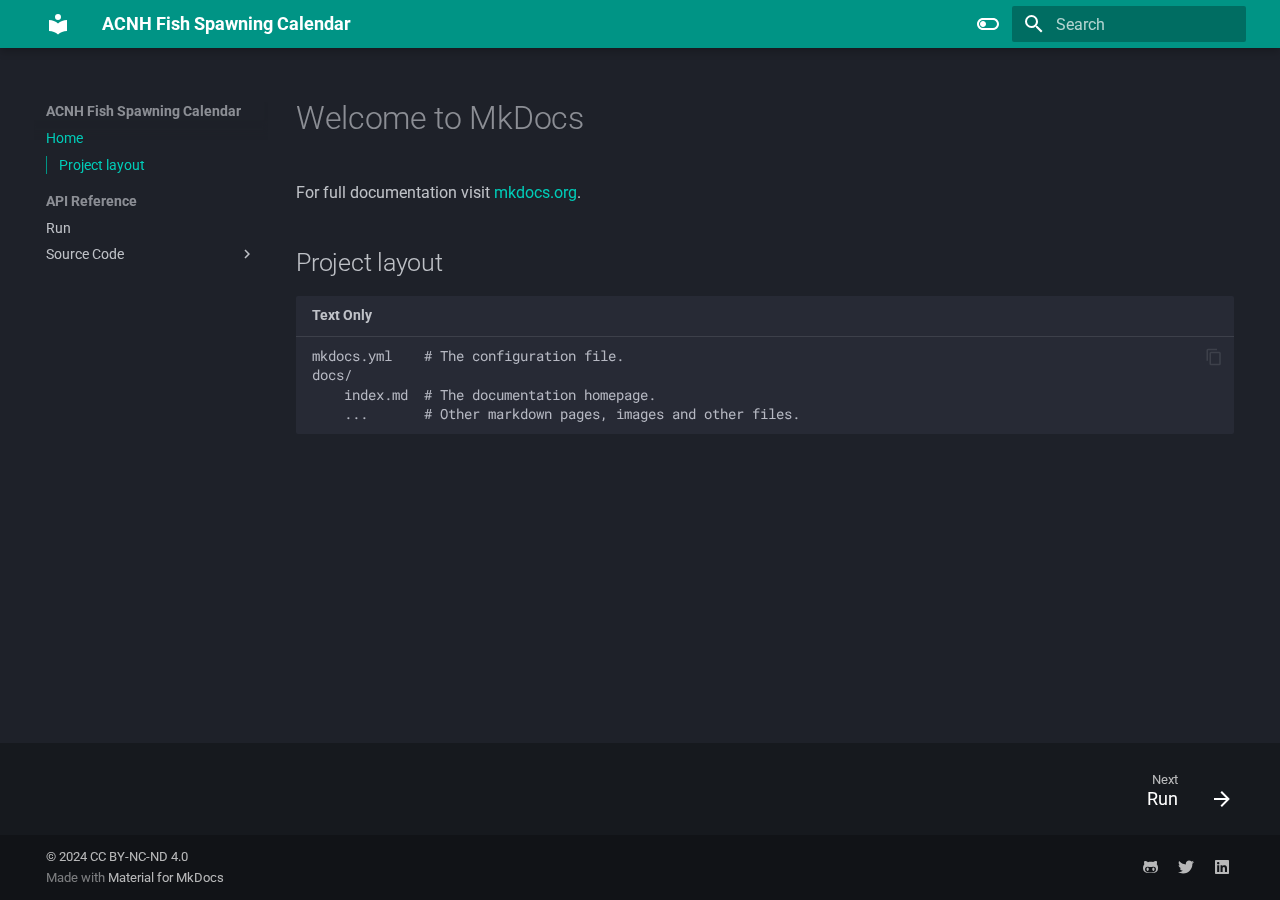
<file: index.html>
<!doctype html>
<html lang="en" class="no-js">
  <head>
    
      <meta charset="utf-8">
      <meta name="viewport" content="width=device-width,initial-scale=1">
      
      
      
      
      
        <link rel="next" href="run/">
      
      
      <link rel="icon" href="assets/images/favicon.png">
      <meta name="generator" content="mkdocs-1.6.1, mkdocs-material-9.5.49">
    
    
      
        <title>ACNH Fish Spawning Calendar</title>
      
    
    
      <link rel="stylesheet" href="assets/stylesheets/main.6f8fc17f.min.css">
      
        
        <link rel="stylesheet" href="assets/stylesheets/palette.06af60db.min.css">
      
      


    
    
      
    
    
      
        
        
        <link rel="preconnect" href="https://fonts.gstatic.com" crossorigin>
        <link rel="stylesheet" href="https://fonts.googleapis.com/css?family=Roboto:300,300i,400,400i,700,700i%7CRoboto+Mono:400,400i,700,700i&display=fallback">
        <style>:root{--md-text-font:"Roboto";--md-code-font:"Roboto Mono"}</style>
      
    
    
      <link rel="stylesheet" href="assets/_mkdocstrings.css">
    
    <script>__md_scope=new URL(".",location),__md_hash=e=>[...e].reduce(((e,_)=>(e<<5)-e+_.charCodeAt(0)),0),__md_get=(e,_=localStorage,t=__md_scope)=>JSON.parse(_.getItem(t.pathname+"."+e)),__md_set=(e,_,t=localStorage,a=__md_scope)=>{try{t.setItem(a.pathname+"."+e,JSON.stringify(_))}catch(e){}}</script>
    
      

    
    
    
  </head>
  
  
    
    
      
    
    
    
    
    <body dir="ltr" data-md-color-scheme="slate" data-md-color-primary="teal" data-md-color-accent="blue">
  
    
    <input class="md-toggle" data-md-toggle="drawer" type="checkbox" id="__drawer" autocomplete="off">
    <input class="md-toggle" data-md-toggle="search" type="checkbox" id="__search" autocomplete="off">
    <label class="md-overlay" for="__drawer"></label>
    <div data-md-component="skip">
      
        
        <a href="#welcome-to-mkdocs" class="md-skip">
          Skip to content
        </a>
      
    </div>
    <div data-md-component="announce">
      
    </div>
    
    
      

  

<header class="md-header md-header--shadow" data-md-component="header">
  <nav class="md-header__inner md-grid" aria-label="Header">
    <a href="." title="ACNH Fish Spawning Calendar" class="md-header__button md-logo" aria-label="ACNH Fish Spawning Calendar" data-md-component="logo">
      
  
  <svg xmlns="http://www.w3.org/2000/svg" viewBox="0 0 24 24"><path d="M12 8a3 3 0 0 0 3-3 3 3 0 0 0-3-3 3 3 0 0 0-3 3 3 3 0 0 0 3 3m0 3.54C9.64 9.35 6.5 8 3 8v11c3.5 0 6.64 1.35 9 3.54 2.36-2.19 5.5-3.54 9-3.54V8c-3.5 0-6.64 1.35-9 3.54"/></svg>

    </a>
    <label class="md-header__button md-icon" for="__drawer">
      
      <svg xmlns="http://www.w3.org/2000/svg" viewBox="0 0 24 24"><path d="M3 6h18v2H3zm0 5h18v2H3zm0 5h18v2H3z"/></svg>
    </label>
    <div class="md-header__title" data-md-component="header-title">
      <div class="md-header__ellipsis">
        <div class="md-header__topic">
          <span class="md-ellipsis">
            ACNH Fish Spawning Calendar
          </span>
        </div>
        <div class="md-header__topic" data-md-component="header-topic">
          <span class="md-ellipsis">
            
              Home
            
          </span>
        </div>
      </div>
    </div>
    
      
        <form class="md-header__option" data-md-component="palette">
  
    
    
    
    <input class="md-option" data-md-color-media="" data-md-color-scheme="slate" data-md-color-primary="teal" data-md-color-accent="blue"  aria-label="Switch to dark mode"  type="radio" name="__palette" id="__palette_0">
    
      <label class="md-header__button md-icon" title="Switch to dark mode" for="__palette_1" hidden>
        <svg xmlns="http://www.w3.org/2000/svg" viewBox="0 0 24 24"><path d="M17 6H7c-3.31 0-6 2.69-6 6s2.69 6 6 6h10c3.31 0 6-2.69 6-6s-2.69-6-6-6m0 10H7c-2.21 0-4-1.79-4-4s1.79-4 4-4h10c2.21 0 4 1.79 4 4s-1.79 4-4 4M7 9c-1.66 0-3 1.34-3 3s1.34 3 3 3 3-1.34 3-3-1.34-3-3-3"/></svg>
      </label>
    
  
    
    
    
    <input class="md-option" data-md-color-media="" data-md-color-scheme="default" data-md-color-primary="red" data-md-color-accent="blue"  aria-label="Switch to light mode"  type="radio" name="__palette" id="__palette_1">
    
      <label class="md-header__button md-icon" title="Switch to light mode" for="__palette_0" hidden>
        <svg xmlns="http://www.w3.org/2000/svg" viewBox="0 0 24 24"><path d="M17 7H7a5 5 0 0 0-5 5 5 5 0 0 0 5 5h10a5 5 0 0 0 5-5 5 5 0 0 0-5-5m0 8a3 3 0 0 1-3-3 3 3 0 0 1 3-3 3 3 0 0 1 3 3 3 3 0 0 1-3 3"/></svg>
      </label>
    
  
</form>
      
    
    
      <script>var palette=__md_get("__palette");if(palette&&palette.color){if("(prefers-color-scheme)"===palette.color.media){var media=matchMedia("(prefers-color-scheme: light)"),input=document.querySelector(media.matches?"[data-md-color-media='(prefers-color-scheme: light)']":"[data-md-color-media='(prefers-color-scheme: dark)']");palette.color.media=input.getAttribute("data-md-color-media"),palette.color.scheme=input.getAttribute("data-md-color-scheme"),palette.color.primary=input.getAttribute("data-md-color-primary"),palette.color.accent=input.getAttribute("data-md-color-accent")}for(var[key,value]of Object.entries(palette.color))document.body.setAttribute("data-md-color-"+key,value)}</script>
    
    
    
      <label class="md-header__button md-icon" for="__search">
        
        <svg xmlns="http://www.w3.org/2000/svg" viewBox="0 0 24 24"><path d="M9.5 3A6.5 6.5 0 0 1 16 9.5c0 1.61-.59 3.09-1.56 4.23l.27.27h.79l5 5-1.5 1.5-5-5v-.79l-.27-.27A6.52 6.52 0 0 1 9.5 16 6.5 6.5 0 0 1 3 9.5 6.5 6.5 0 0 1 9.5 3m0 2C7 5 5 7 5 9.5S7 14 9.5 14 14 12 14 9.5 12 5 9.5 5"/></svg>
      </label>
      <div class="md-search" data-md-component="search" role="dialog">
  <label class="md-search__overlay" for="__search"></label>
  <div class="md-search__inner" role="search">
    <form class="md-search__form" name="search">
      <input type="text" class="md-search__input" name="query" aria-label="Search" placeholder="Search" autocapitalize="off" autocorrect="off" autocomplete="off" spellcheck="false" data-md-component="search-query" required>
      <label class="md-search__icon md-icon" for="__search">
        
        <svg xmlns="http://www.w3.org/2000/svg" viewBox="0 0 24 24"><path d="M9.5 3A6.5 6.5 0 0 1 16 9.5c0 1.61-.59 3.09-1.56 4.23l.27.27h.79l5 5-1.5 1.5-5-5v-.79l-.27-.27A6.52 6.52 0 0 1 9.5 16 6.5 6.5 0 0 1 3 9.5 6.5 6.5 0 0 1 9.5 3m0 2C7 5 5 7 5 9.5S7 14 9.5 14 14 12 14 9.5 12 5 9.5 5"/></svg>
        
        <svg xmlns="http://www.w3.org/2000/svg" viewBox="0 0 24 24"><path d="M20 11v2H8l5.5 5.5-1.42 1.42L4.16 12l7.92-7.92L13.5 5.5 8 11z"/></svg>
      </label>
      <nav class="md-search__options" aria-label="Search">
        
        <button type="reset" class="md-search__icon md-icon" title="Clear" aria-label="Clear" tabindex="-1">
          
          <svg xmlns="http://www.w3.org/2000/svg" viewBox="0 0 24 24"><path d="M19 6.41 17.59 5 12 10.59 6.41 5 5 6.41 10.59 12 5 17.59 6.41 19 12 13.41 17.59 19 19 17.59 13.41 12z"/></svg>
        </button>
      </nav>
      
        <div class="md-search__suggest" data-md-component="search-suggest"></div>
      
    </form>
    <div class="md-search__output">
      <div class="md-search__scrollwrap" tabindex="0" data-md-scrollfix>
        <div class="md-search-result" data-md-component="search-result">
          <div class="md-search-result__meta">
            Initializing search
          </div>
          <ol class="md-search-result__list" role="presentation"></ol>
        </div>
      </div>
    </div>
  </div>
</div>
    
    
  </nav>
  
</header>
    
    <div class="md-container" data-md-component="container">
      
      
        
          
        
      
      <main class="md-main" data-md-component="main">
        <div class="md-main__inner md-grid">
          
            
              
              <div class="md-sidebar md-sidebar--primary" data-md-component="sidebar" data-md-type="navigation" >
                <div class="md-sidebar__scrollwrap">
                  <div class="md-sidebar__inner">
                    



  

<nav class="md-nav md-nav--primary md-nav--integrated" aria-label="Navigation" data-md-level="0">
  <label class="md-nav__title" for="__drawer">
    <a href="." title="ACNH Fish Spawning Calendar" class="md-nav__button md-logo" aria-label="ACNH Fish Spawning Calendar" data-md-component="logo">
      
  
  <svg xmlns="http://www.w3.org/2000/svg" viewBox="0 0 24 24"><path d="M12 8a3 3 0 0 0 3-3 3 3 0 0 0-3-3 3 3 0 0 0-3 3 3 3 0 0 0 3 3m0 3.54C9.64 9.35 6.5 8 3 8v11c3.5 0 6.64 1.35 9 3.54 2.36-2.19 5.5-3.54 9-3.54V8c-3.5 0-6.64 1.35-9 3.54"/></svg>

    </a>
    ACNH Fish Spawning Calendar
  </label>
  
  <ul class="md-nav__list" data-md-scrollfix>
    
      
      
  
  
    
  
  
  
    <li class="md-nav__item md-nav__item--active">
      
      <input class="md-nav__toggle md-toggle" type="checkbox" id="__toc">
      
      
        
      
      
        <label class="md-nav__link md-nav__link--active" for="__toc">
          
  
  <span class="md-ellipsis">
    Home
  </span>
  

          <span class="md-nav__icon md-icon"></span>
        </label>
      
      <a href="." class="md-nav__link md-nav__link--active">
        
  
  <span class="md-ellipsis">
    Home
  </span>
  

      </a>
      
        

<nav class="md-nav md-nav--secondary" aria-label="Table of contents">
  
  
  
    
  
  
    <label class="md-nav__title" for="__toc">
      <span class="md-nav__icon md-icon"></span>
      Table of contents
    </label>
    <ul class="md-nav__list" data-md-component="toc" data-md-scrollfix>
      
        <li class="md-nav__item">
  <a href="#project-layout" class="md-nav__link">
    <span class="md-ellipsis">
      Project layout
    </span>
  </a>
  
</li>
      
    </ul>
  
</nav>
      
    </li>
  

    
      
      
  
  
  
  
    
    
    
      
        
        
      
    
    
    <li class="md-nav__item md-nav__item--section md-nav__item--nested">
      
        
        
        <input class="md-nav__toggle md-toggle " type="checkbox" id="__nav_2" >
        
          
          <label class="md-nav__link" for="__nav_2" id="__nav_2_label" tabindex="">
            
  
  <span class="md-ellipsis">
    API Reference
  </span>
  

            <span class="md-nav__icon md-icon"></span>
          </label>
        
        <nav class="md-nav" data-md-level="1" aria-labelledby="__nav_2_label" aria-expanded="false">
          <label class="md-nav__title" for="__nav_2">
            <span class="md-nav__icon md-icon"></span>
            API Reference
          </label>
          <ul class="md-nav__list" data-md-scrollfix>
            
              
                
  
  
  
  
    <li class="md-nav__item">
      <a href="run/" class="md-nav__link">
        
  
  <span class="md-ellipsis">
    Run
  </span>
  

      </a>
    </li>
  

              
            
              
                
  
  
  
  
    
    
    
      
    
    
    <li class="md-nav__item md-nav__item--nested">
      
        
        
        <input class="md-nav__toggle md-toggle " type="checkbox" id="__nav_2_2" >
        
          
          <label class="md-nav__link" for="__nav_2_2" id="__nav_2_2_label" tabindex="0">
            
  
  <span class="md-ellipsis">
    Source Code
  </span>
  

            <span class="md-nav__icon md-icon"></span>
          </label>
        
        <nav class="md-nav" data-md-level="2" aria-labelledby="__nav_2_2_label" aria-expanded="false">
          <label class="md-nav__title" for="__nav_2_2">
            <span class="md-nav__icon md-icon"></span>
            Source Code
          </label>
          <ul class="md-nav__list" data-md-scrollfix>
            
              
                
  
  
  
  
    <li class="md-nav__item">
      <a href="src/main/" class="md-nav__link">
        
  
  <span class="md-ellipsis">
    main
  </span>
  

      </a>
    </li>
  

              
            
              
                
  
  
  
  
    
    
    
      
    
    
    <li class="md-nav__item md-nav__item--nested">
      
        
        
        <input class="md-nav__toggle md-toggle " type="checkbox" id="__nav_2_2_2" >
        
          
          <label class="md-nav__link" for="__nav_2_2_2" id="__nav_2_2_2_label" tabindex="0">
            
  
  <span class="md-ellipsis">
    Routes
  </span>
  

            <span class="md-nav__icon md-icon"></span>
          </label>
        
        <nav class="md-nav" data-md-level="3" aria-labelledby="__nav_2_2_2_label" aria-expanded="false">
          <label class="md-nav__title" for="__nav_2_2_2">
            <span class="md-nav__icon md-icon"></span>
            Routes
          </label>
          <ul class="md-nav__list" data-md-scrollfix>
            
              
                
  
  
  
  
    <li class="md-nav__item">
      <a href="src/routes/fish_info/" class="md-nav__link">
        
  
  <span class="md-ellipsis">
    fish_info
  </span>
  

      </a>
    </li>
  

              
            
              
                
  
  
  
  
    <li class="md-nav__item">
      <a href="src/routes/fish_input/" class="md-nav__link">
        
  
  <span class="md-ellipsis">
    fish_input
  </span>
  

      </a>
    </li>
  

              
            
              
                
  
  
  
  
    <li class="md-nav__item">
      <a href="src/routes/" class="md-nav__link">
        
  
  <span class="md-ellipsis">
    index
  </span>
  

      </a>
    </li>
  

              
            
              
                
  
  
  
  
    <li class="md-nav__item">
      <a href="src/routes/process.md" class="md-nav__link">
        
  
  <span class="md-ellipsis">
    process
  </span>
  

      </a>
    </li>
  

              
            
          </ul>
        </nav>
      
    </li>
  

              
            
          </ul>
        </nav>
      
    </li>
  

              
            
          </ul>
        </nav>
      
    </li>
  

    
  </ul>
</nav>
                  </div>
                </div>
              </div>
            
            
          
          
            <div class="md-content" data-md-component="content">
              <article class="md-content__inner md-typeset">
                
                  


<h1 id="welcome-to-mkdocs">Welcome to MkDocs</h1>
<p>For full documentation visit <a href="https://www.mkdocs.org">mkdocs.org</a>.</p>
<h2 id="project-layout">Project layout</h2>
<div class="highlight"><span class="filename">Text Only</span><pre><span></span><code>mkdocs.yml    # The configuration file.
docs/
    index.md  # The documentation homepage.
    ...       # Other markdown pages, images and other files.
</code></pre></div>












                
              </article>
            </div>
          
          
  <script>var tabs=__md_get("__tabs");if(Array.isArray(tabs))e:for(var set of document.querySelectorAll(".tabbed-set")){var labels=set.querySelector(".tabbed-labels");for(var tab of tabs)for(var label of labels.getElementsByTagName("label"))if(label.innerText.trim()===tab){var input=document.getElementById(label.htmlFor);input.checked=!0;continue e}}</script>

<script>var target=document.getElementById(location.hash.slice(1));target&&target.name&&(target.checked=target.name.startsWith("__tabbed_"))</script>
        </div>
        
          <button type="button" class="md-top md-icon" data-md-component="top" hidden>
  
  <svg xmlns="http://www.w3.org/2000/svg" viewBox="0 0 24 24"><path d="M13 20h-2V8l-5.5 5.5-1.42-1.42L12 4.16l7.92 7.92-1.42 1.42L13 8z"/></svg>
  Back to top
</button>
        
      </main>
      
        <footer class="md-footer">
  
    
      
      <nav class="md-footer__inner md-grid" aria-label="Footer" >
        
        
          
          <a href="run/" class="md-footer__link md-footer__link--next" aria-label="Next: Run">
            <div class="md-footer__title">
              <span class="md-footer__direction">
                Next
              </span>
              <div class="md-ellipsis">
                Run
              </div>
            </div>
            <div class="md-footer__button md-icon">
              
              <svg xmlns="http://www.w3.org/2000/svg" viewBox="0 0 24 24"><path d="M4 11v2h12l-5.5 5.5 1.42 1.42L19.84 12l-7.92-7.92L10.5 5.5 16 11z"/></svg>
            </div>
          </a>
        
      </nav>
    
  
  <div class="md-footer-meta md-typeset">
    <div class="md-footer-meta__inner md-grid">
      <div class="md-copyright">
  
    <div class="md-copyright__highlight">
      &copy; 2024 <a href="https://creativecommons.org/licenses/by-nc-nd/4.0"  target="_blank" rel="noopener">CC BY-NC-ND 4.0</a>

    </div>
  
  
    Made with
    <a href="https://squidfunk.github.io/mkdocs-material/" target="_blank" rel="noopener">
      Material for MkDocs
    </a>
  
</div>
      
        <div class="md-social">
  
    
    
    
    
      
      
    
    <a href="https://github.com/james-willett" target="_blank" rel="noopener" title="github.com" class="md-social__link">
      <svg xmlns="http://www.w3.org/2000/svg" viewBox="0 0 480 512"><!--! Font Awesome Free 6.7.1 by @fontawesome - https://fontawesome.com License - https://fontawesome.com/license/free (Icons: CC BY 4.0, Fonts: SIL OFL 1.1, Code: MIT License) Copyright 2024 Fonticons, Inc.--><path d="M186.1 328.7c0 20.9-10.9 55.1-36.7 55.1s-36.7-34.2-36.7-55.1 10.9-55.1 36.7-55.1 36.7 34.2 36.7 55.1M480 278.2c0 31.9-3.2 65.7-17.5 95-37.9 76.6-142.1 74.8-216.7 74.8-75.8 0-186.2 2.7-225.6-74.8-14.6-29-20.2-63.1-20.2-95 0-41.9 13.9-81.5 41.5-113.6-5.2-15.8-7.7-32.4-7.7-48.8 0-21.5 4.9-32.3 14.6-51.8 45.3 0 74.3 9 108.8 36 29-6.9 58.8-10 88.7-10 27 0 54.2 2.9 80.4 9.2 34-26.7 63-35.2 107.8-35.2 9.8 19.5 14.6 30.3 14.6 51.8 0 16.4-2.6 32.7-7.7 48.2 27.5 32.4 39 72.3 39 114.2m-64.3 50.5c0-43.9-26.7-82.6-73.5-82.6-18.9 0-37 3.4-56 6-14.9 2.3-29.8 3.2-45.1 3.2-15.2 0-30.1-.9-45.1-3.2-18.7-2.6-37-6-56-6-46.8 0-73.5 38.7-73.5 82.6 0 87.8 80.4 101.3 150.4 101.3h48.2c70.3 0 150.6-13.4 150.6-101.3m-82.6-55.1c-25.8 0-36.7 34.2-36.7 55.1s10.9 55.1 36.7 55.1 36.7-34.2 36.7-55.1-10.9-55.1-36.7-55.1"/></svg>
    </a>
  
    
    
    
    
      
      
    
    <a href="https://twitter.com/TheJamesWillett" target="_blank" rel="noopener" title="twitter.com" class="md-social__link">
      <svg xmlns="http://www.w3.org/2000/svg" viewBox="0 0 512 512"><!--! Font Awesome Free 6.7.1 by @fontawesome - https://fontawesome.com License - https://fontawesome.com/license/free (Icons: CC BY 4.0, Fonts: SIL OFL 1.1, Code: MIT License) Copyright 2024 Fonticons, Inc.--><path d="M459.37 151.716c.325 4.548.325 9.097.325 13.645 0 138.72-105.583 298.558-298.558 298.558-59.452 0-114.68-17.219-161.137-47.106 8.447.974 16.568 1.299 25.34 1.299 49.055 0 94.213-16.568 130.274-44.832-46.132-.975-84.792-31.188-98.112-72.772 6.498.974 12.995 1.624 19.818 1.624 9.421 0 18.843-1.3 27.614-3.573-48.081-9.747-84.143-51.98-84.143-102.985v-1.299c13.969 7.797 30.214 12.67 47.431 13.319-28.264-18.843-46.781-51.005-46.781-87.391 0-19.492 5.197-37.36 14.294-52.954 51.655 63.675 129.3 105.258 216.365 109.807-1.624-7.797-2.599-15.918-2.599-24.04 0-57.828 46.782-104.934 104.934-104.934 30.213 0 57.502 12.67 76.67 33.137 23.715-4.548 46.456-13.32 66.599-25.34-7.798 24.366-24.366 44.833-46.132 57.827 21.117-2.273 41.584-8.122 60.426-16.243-14.292 20.791-32.161 39.308-52.628 54.253"/></svg>
    </a>
  
    
    
    
    
      
      
    
    <a href="https://www.linkedin.com/in/willettjames/" target="_blank" rel="noopener" title="www.linkedin.com" class="md-social__link">
      <svg xmlns="http://www.w3.org/2000/svg" viewBox="0 0 448 512"><!--! Font Awesome Free 6.7.1 by @fontawesome - https://fontawesome.com License - https://fontawesome.com/license/free (Icons: CC BY 4.0, Fonts: SIL OFL 1.1, Code: MIT License) Copyright 2024 Fonticons, Inc.--><path d="M416 32H31.9C14.3 32 0 46.5 0 64.3v383.4C0 465.5 14.3 480 31.9 480H416c17.6 0 32-14.5 32-32.3V64.3c0-17.8-14.4-32.3-32-32.3M135.4 416H69V202.2h66.5V416zm-33.2-243c-21.3 0-38.5-17.3-38.5-38.5S80.9 96 102.2 96c21.2 0 38.5 17.3 38.5 38.5 0 21.3-17.2 38.5-38.5 38.5m282.1 243h-66.4V312c0-24.8-.5-56.7-34.5-56.7-34.6 0-39.9 27-39.9 54.9V416h-66.4V202.2h63.7v29.2h.9c8.9-16.8 30.6-34.5 62.9-34.5 67.2 0 79.7 44.3 79.7 101.9z"/></svg>
    </a>
  
</div>
      
    </div>
  </div>
</footer>
      
    </div>
    <div class="md-dialog" data-md-component="dialog">
      <div class="md-dialog__inner md-typeset"></div>
    </div>
    
    
    <script id="__config" type="application/json">{"base": ".", "features": ["navigation.sections", "navigation.footer", "toc.integrate", "navigation.top", "search.suggest", "search.highlight", "content.tabs.link", "content.code.annotation", "content.code.copy"], "search": "assets/javascripts/workers/search.6ce7567c.min.js", "translations": {"clipboard.copied": "Copied to clipboard", "clipboard.copy": "Copy to clipboard", "search.result.more.one": "1 more on this page", "search.result.more.other": "# more on this page", "search.result.none": "No matching documents", "search.result.one": "1 matching document", "search.result.other": "# matching documents", "search.result.placeholder": "Type to start searching", "search.result.term.missing": "Missing", "select.version": "Select version"}}</script>
    
    
      <script src="assets/javascripts/bundle.88dd0f4e.min.js"></script>
      
    
  </body>
</html>
</file>
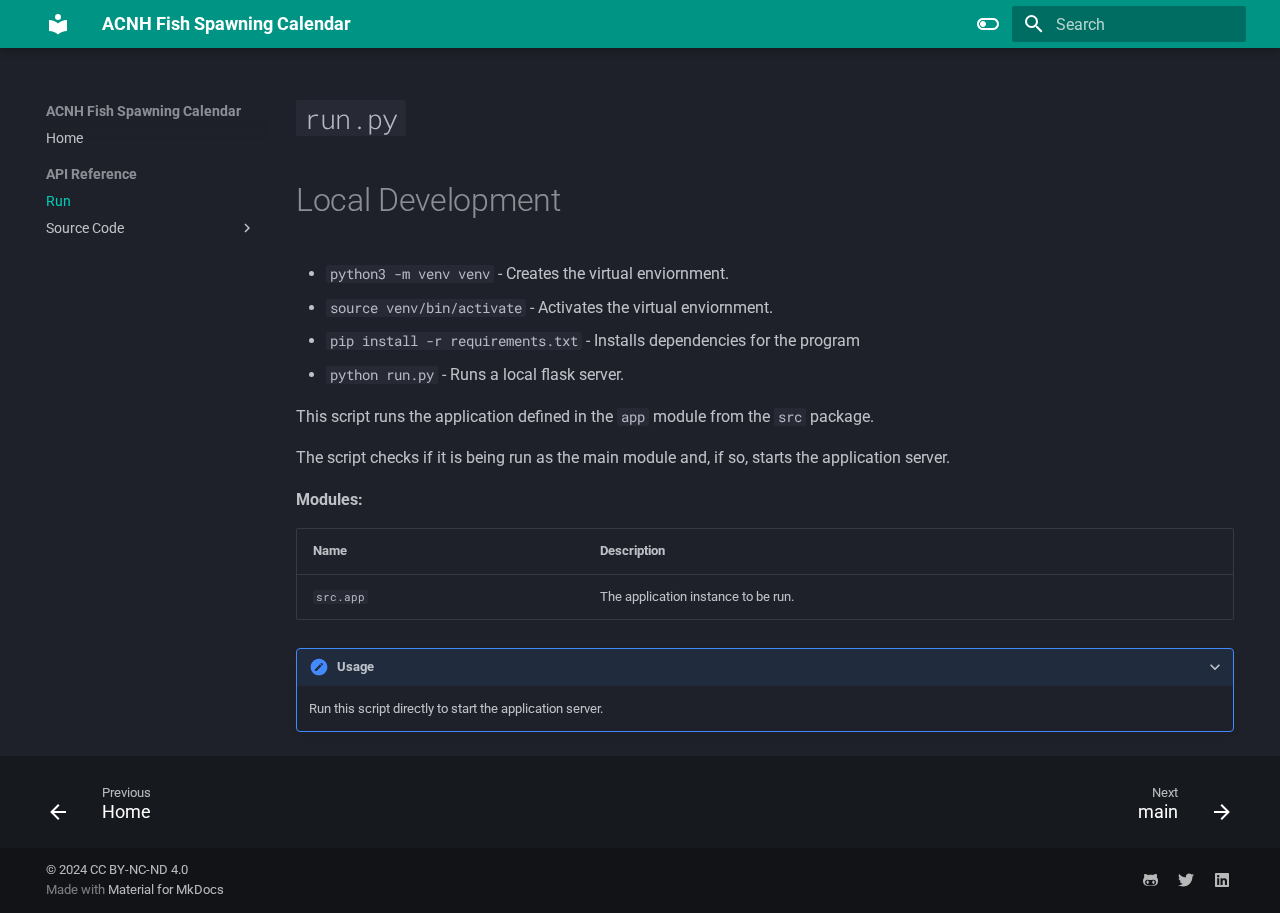
<file: run/index.html>
<!doctype html>
<html lang="en" class="no-js">
  <head>
    
      <meta charset="utf-8">
      <meta name="viewport" content="width=device-width,initial-scale=1">
      
      
      
      
        <link rel="prev" href="..">
      
      
        <link rel="next" href="../src/main/">
      
      
      <link rel="icon" href="../assets/images/favicon.png">
      <meta name="generator" content="mkdocs-1.6.1, mkdocs-material-9.5.49">
    
    
      
        <title>Run - ACNH Fish Spawning Calendar</title>
      
    
    
      <link rel="stylesheet" href="../assets/stylesheets/main.6f8fc17f.min.css">
      
        
        <link rel="stylesheet" href="../assets/stylesheets/palette.06af60db.min.css">
      
      


    
    
      
    
    
      
        
        
        <link rel="preconnect" href="https://fonts.gstatic.com" crossorigin>
        <link rel="stylesheet" href="https://fonts.googleapis.com/css?family=Roboto:300,300i,400,400i,700,700i%7CRoboto+Mono:400,400i,700,700i&display=fallback">
        <style>:root{--md-text-font:"Roboto";--md-code-font:"Roboto Mono"}</style>
      
    
    
      <link rel="stylesheet" href="../assets/_mkdocstrings.css">
    
    <script>__md_scope=new URL("..",location),__md_hash=e=>[...e].reduce(((e,_)=>(e<<5)-e+_.charCodeAt(0)),0),__md_get=(e,_=localStorage,t=__md_scope)=>JSON.parse(_.getItem(t.pathname+"."+e)),__md_set=(e,_,t=localStorage,a=__md_scope)=>{try{t.setItem(a.pathname+"."+e,JSON.stringify(_))}catch(e){}}</script>
    
      

    
    
    
  </head>
  
  
    
    
      
    
    
    
    
    <body dir="ltr" data-md-color-scheme="slate" data-md-color-primary="teal" data-md-color-accent="blue">
  
    
    <input class="md-toggle" data-md-toggle="drawer" type="checkbox" id="__drawer" autocomplete="off">
    <input class="md-toggle" data-md-toggle="search" type="checkbox" id="__search" autocomplete="off">
    <label class="md-overlay" for="__drawer"></label>
    <div data-md-component="skip">
      
        
        <a href="#runpy" class="md-skip">
          Skip to content
        </a>
      
    </div>
    <div data-md-component="announce">
      
    </div>
    
    
      

  

<header class="md-header md-header--shadow" data-md-component="header">
  <nav class="md-header__inner md-grid" aria-label="Header">
    <a href=".." title="ACNH Fish Spawning Calendar" class="md-header__button md-logo" aria-label="ACNH Fish Spawning Calendar" data-md-component="logo">
      
  
  <svg xmlns="http://www.w3.org/2000/svg" viewBox="0 0 24 24"><path d="M12 8a3 3 0 0 0 3-3 3 3 0 0 0-3-3 3 3 0 0 0-3 3 3 3 0 0 0 3 3m0 3.54C9.64 9.35 6.5 8 3 8v11c3.5 0 6.64 1.35 9 3.54 2.36-2.19 5.5-3.54 9-3.54V8c-3.5 0-6.64 1.35-9 3.54"/></svg>

    </a>
    <label class="md-header__button md-icon" for="__drawer">
      
      <svg xmlns="http://www.w3.org/2000/svg" viewBox="0 0 24 24"><path d="M3 6h18v2H3zm0 5h18v2H3zm0 5h18v2H3z"/></svg>
    </label>
    <div class="md-header__title" data-md-component="header-title">
      <div class="md-header__ellipsis">
        <div class="md-header__topic">
          <span class="md-ellipsis">
            ACNH Fish Spawning Calendar
          </span>
        </div>
        <div class="md-header__topic" data-md-component="header-topic">
          <span class="md-ellipsis">
            
              Run
            
          </span>
        </div>
      </div>
    </div>
    
      
        <form class="md-header__option" data-md-component="palette">
  
    
    
    
    <input class="md-option" data-md-color-media="" data-md-color-scheme="slate" data-md-color-primary="teal" data-md-color-accent="blue"  aria-label="Switch to dark mode"  type="radio" name="__palette" id="__palette_0">
    
      <label class="md-header__button md-icon" title="Switch to dark mode" for="__palette_1" hidden>
        <svg xmlns="http://www.w3.org/2000/svg" viewBox="0 0 24 24"><path d="M17 6H7c-3.31 0-6 2.69-6 6s2.69 6 6 6h10c3.31 0 6-2.69 6-6s-2.69-6-6-6m0 10H7c-2.21 0-4-1.79-4-4s1.79-4 4-4h10c2.21 0 4 1.79 4 4s-1.79 4-4 4M7 9c-1.66 0-3 1.34-3 3s1.34 3 3 3 3-1.34 3-3-1.34-3-3-3"/></svg>
      </label>
    
  
    
    
    
    <input class="md-option" data-md-color-media="" data-md-color-scheme="default" data-md-color-primary="red" data-md-color-accent="blue"  aria-label="Switch to light mode"  type="radio" name="__palette" id="__palette_1">
    
      <label class="md-header__button md-icon" title="Switch to light mode" for="__palette_0" hidden>
        <svg xmlns="http://www.w3.org/2000/svg" viewBox="0 0 24 24"><path d="M17 7H7a5 5 0 0 0-5 5 5 5 0 0 0 5 5h10a5 5 0 0 0 5-5 5 5 0 0 0-5-5m0 8a3 3 0 0 1-3-3 3 3 0 0 1 3-3 3 3 0 0 1 3 3 3 3 0 0 1-3 3"/></svg>
      </label>
    
  
</form>
      
    
    
      <script>var palette=__md_get("__palette");if(palette&&palette.color){if("(prefers-color-scheme)"===palette.color.media){var media=matchMedia("(prefers-color-scheme: light)"),input=document.querySelector(media.matches?"[data-md-color-media='(prefers-color-scheme: light)']":"[data-md-color-media='(prefers-color-scheme: dark)']");palette.color.media=input.getAttribute("data-md-color-media"),palette.color.scheme=input.getAttribute("data-md-color-scheme"),palette.color.primary=input.getAttribute("data-md-color-primary"),palette.color.accent=input.getAttribute("data-md-color-accent")}for(var[key,value]of Object.entries(palette.color))document.body.setAttribute("data-md-color-"+key,value)}</script>
    
    
    
      <label class="md-header__button md-icon" for="__search">
        
        <svg xmlns="http://www.w3.org/2000/svg" viewBox="0 0 24 24"><path d="M9.5 3A6.5 6.5 0 0 1 16 9.5c0 1.61-.59 3.09-1.56 4.23l.27.27h.79l5 5-1.5 1.5-5-5v-.79l-.27-.27A6.52 6.52 0 0 1 9.5 16 6.5 6.5 0 0 1 3 9.5 6.5 6.5 0 0 1 9.5 3m0 2C7 5 5 7 5 9.5S7 14 9.5 14 14 12 14 9.5 12 5 9.5 5"/></svg>
      </label>
      <div class="md-search" data-md-component="search" role="dialog">
  <label class="md-search__overlay" for="__search"></label>
  <div class="md-search__inner" role="search">
    <form class="md-search__form" name="search">
      <input type="text" class="md-search__input" name="query" aria-label="Search" placeholder="Search" autocapitalize="off" autocorrect="off" autocomplete="off" spellcheck="false" data-md-component="search-query" required>
      <label class="md-search__icon md-icon" for="__search">
        
        <svg xmlns="http://www.w3.org/2000/svg" viewBox="0 0 24 24"><path d="M9.5 3A6.5 6.5 0 0 1 16 9.5c0 1.61-.59 3.09-1.56 4.23l.27.27h.79l5 5-1.5 1.5-5-5v-.79l-.27-.27A6.52 6.52 0 0 1 9.5 16 6.5 6.5 0 0 1 3 9.5 6.5 6.5 0 0 1 9.5 3m0 2C7 5 5 7 5 9.5S7 14 9.5 14 14 12 14 9.5 12 5 9.5 5"/></svg>
        
        <svg xmlns="http://www.w3.org/2000/svg" viewBox="0 0 24 24"><path d="M20 11v2H8l5.5 5.5-1.42 1.42L4.16 12l7.92-7.92L13.5 5.5 8 11z"/></svg>
      </label>
      <nav class="md-search__options" aria-label="Search">
        
        <button type="reset" class="md-search__icon md-icon" title="Clear" aria-label="Clear" tabindex="-1">
          
          <svg xmlns="http://www.w3.org/2000/svg" viewBox="0 0 24 24"><path d="M19 6.41 17.59 5 12 10.59 6.41 5 5 6.41 10.59 12 5 17.59 6.41 19 12 13.41 17.59 19 19 17.59 13.41 12z"/></svg>
        </button>
      </nav>
      
        <div class="md-search__suggest" data-md-component="search-suggest"></div>
      
    </form>
    <div class="md-search__output">
      <div class="md-search__scrollwrap" tabindex="0" data-md-scrollfix>
        <div class="md-search-result" data-md-component="search-result">
          <div class="md-search-result__meta">
            Initializing search
          </div>
          <ol class="md-search-result__list" role="presentation"></ol>
        </div>
      </div>
    </div>
  </div>
</div>
    
    
  </nav>
  
</header>
    
    <div class="md-container" data-md-component="container">
      
      
        
          
        
      
      <main class="md-main" data-md-component="main">
        <div class="md-main__inner md-grid">
          
            
              
              <div class="md-sidebar md-sidebar--primary" data-md-component="sidebar" data-md-type="navigation" >
                <div class="md-sidebar__scrollwrap">
                  <div class="md-sidebar__inner">
                    



  

<nav class="md-nav md-nav--primary md-nav--integrated" aria-label="Navigation" data-md-level="0">
  <label class="md-nav__title" for="__drawer">
    <a href=".." title="ACNH Fish Spawning Calendar" class="md-nav__button md-logo" aria-label="ACNH Fish Spawning Calendar" data-md-component="logo">
      
  
  <svg xmlns="http://www.w3.org/2000/svg" viewBox="0 0 24 24"><path d="M12 8a3 3 0 0 0 3-3 3 3 0 0 0-3-3 3 3 0 0 0-3 3 3 3 0 0 0 3 3m0 3.54C9.64 9.35 6.5 8 3 8v11c3.5 0 6.64 1.35 9 3.54 2.36-2.19 5.5-3.54 9-3.54V8c-3.5 0-6.64 1.35-9 3.54"/></svg>

    </a>
    ACNH Fish Spawning Calendar
  </label>
  
  <ul class="md-nav__list" data-md-scrollfix>
    
      
      
  
  
  
  
    <li class="md-nav__item">
      <a href=".." class="md-nav__link">
        
  
  <span class="md-ellipsis">
    Home
  </span>
  

      </a>
    </li>
  

    
      
      
  
  
    
  
  
  
    
    
    
      
        
        
      
    
    
    <li class="md-nav__item md-nav__item--active md-nav__item--section md-nav__item--nested">
      
        
        
        <input class="md-nav__toggle md-toggle " type="checkbox" id="__nav_2" checked>
        
          
          <label class="md-nav__link" for="__nav_2" id="__nav_2_label" tabindex="">
            
  
  <span class="md-ellipsis">
    API Reference
  </span>
  

            <span class="md-nav__icon md-icon"></span>
          </label>
        
        <nav class="md-nav" data-md-level="1" aria-labelledby="__nav_2_label" aria-expanded="true">
          <label class="md-nav__title" for="__nav_2">
            <span class="md-nav__icon md-icon"></span>
            API Reference
          </label>
          <ul class="md-nav__list" data-md-scrollfix>
            
              
                
  
  
    
  
  
  
    <li class="md-nav__item md-nav__item--active">
      
      <input class="md-nav__toggle md-toggle" type="checkbox" id="__toc">
      
      
        
      
      
      <a href="./" class="md-nav__link md-nav__link--active">
        
  
  <span class="md-ellipsis">
    Run
  </span>
  

      </a>
      
    </li>
  

              
            
              
                
  
  
  
  
    
    
    
      
    
    
    <li class="md-nav__item md-nav__item--nested">
      
        
        
        <input class="md-nav__toggle md-toggle " type="checkbox" id="__nav_2_2" >
        
          
          <label class="md-nav__link" for="__nav_2_2" id="__nav_2_2_label" tabindex="0">
            
  
  <span class="md-ellipsis">
    Source Code
  </span>
  

            <span class="md-nav__icon md-icon"></span>
          </label>
        
        <nav class="md-nav" data-md-level="2" aria-labelledby="__nav_2_2_label" aria-expanded="false">
          <label class="md-nav__title" for="__nav_2_2">
            <span class="md-nav__icon md-icon"></span>
            Source Code
          </label>
          <ul class="md-nav__list" data-md-scrollfix>
            
              
                
  
  
  
  
    <li class="md-nav__item">
      <a href="../src/main/" class="md-nav__link">
        
  
  <span class="md-ellipsis">
    main
  </span>
  

      </a>
    </li>
  

              
            
              
                
  
  
  
  
    
    
    
      
    
    
    <li class="md-nav__item md-nav__item--nested">
      
        
        
        <input class="md-nav__toggle md-toggle " type="checkbox" id="__nav_2_2_2" >
        
          
          <label class="md-nav__link" for="__nav_2_2_2" id="__nav_2_2_2_label" tabindex="0">
            
  
  <span class="md-ellipsis">
    Routes
  </span>
  

            <span class="md-nav__icon md-icon"></span>
          </label>
        
        <nav class="md-nav" data-md-level="3" aria-labelledby="__nav_2_2_2_label" aria-expanded="false">
          <label class="md-nav__title" for="__nav_2_2_2">
            <span class="md-nav__icon md-icon"></span>
            Routes
          </label>
          <ul class="md-nav__list" data-md-scrollfix>
            
              
                
  
  
  
  
    <li class="md-nav__item">
      <a href="../src/routes/fish_info/" class="md-nav__link">
        
  
  <span class="md-ellipsis">
    fish_info
  </span>
  

      </a>
    </li>
  

              
            
              
                
  
  
  
  
    <li class="md-nav__item">
      <a href="../src/routes/fish_input/" class="md-nav__link">
        
  
  <span class="md-ellipsis">
    fish_input
  </span>
  

      </a>
    </li>
  

              
            
              
                
  
  
  
  
    <li class="md-nav__item">
      <a href="../src/routes/" class="md-nav__link">
        
  
  <span class="md-ellipsis">
    index
  </span>
  

      </a>
    </li>
  

              
            
              
                
  
  
  
  
    <li class="md-nav__item">
      <a href="../src/routes/process.md" class="md-nav__link">
        
  
  <span class="md-ellipsis">
    process
  </span>
  

      </a>
    </li>
  

              
            
          </ul>
        </nav>
      
    </li>
  

              
            
          </ul>
        </nav>
      
    </li>
  

              
            
          </ul>
        </nav>
      
    </li>
  

    
  </ul>
</nav>
                  </div>
                </div>
              </div>
            
            
          
          
            <div class="md-content" data-md-component="content">
              <article class="md-content__inner md-typeset">
                
                  


<h1 id="runpy"><code>run.py</code></h1>
<h1 id="local-development">Local Development</h1>
<ul>
<li><code>python3 -m venv venv</code> - Creates the virtual enviornment.</li>
<li><code>source venv/bin/activate</code> - Activates the virtual enviornment.</li>
<li><code>pip install -r requirements.txt</code> - Installs dependencies for the program</li>
<li><code>python run.py</code> - Runs a local flask server.</li>
</ul>


<div class="doc doc-object doc-module">



<a id="run"></a>
    <div class="doc doc-contents first">

        <p>This script runs the application defined in the <code>app</code> module from the <code>src</code>
package.</p>
<p>The script checks if it is being run as the main module and, if so, starts the
application server.</p>


<p><span class="doc-section-title">Modules:</span></p>
    <table>
      <thead>
        <tr>
          <th>Name</th>
          <th>Description</th>
        </tr>
      </thead>
      <tbody>
          <tr class="doc-section-item">
            <td><code><span title="run.src.app">src.app</span></code></td>
            <td>
              <div class="doc-md-description">
                <p>The application instance to be run.</p>
              </div>
            </td>
          </tr>
      </tbody>
    </table>


<details class="usage" open>
  <summary>Usage</summary>
  <p>Run this script directly to start the application server.</p>
</details>







  <div class="doc doc-children">











  </div>

    </div>

</div>












                
              </article>
            </div>
          
          
  <script>var tabs=__md_get("__tabs");if(Array.isArray(tabs))e:for(var set of document.querySelectorAll(".tabbed-set")){var labels=set.querySelector(".tabbed-labels");for(var tab of tabs)for(var label of labels.getElementsByTagName("label"))if(label.innerText.trim()===tab){var input=document.getElementById(label.htmlFor);input.checked=!0;continue e}}</script>

<script>var target=document.getElementById(location.hash.slice(1));target&&target.name&&(target.checked=target.name.startsWith("__tabbed_"))</script>
        </div>
        
          <button type="button" class="md-top md-icon" data-md-component="top" hidden>
  
  <svg xmlns="http://www.w3.org/2000/svg" viewBox="0 0 24 24"><path d="M13 20h-2V8l-5.5 5.5-1.42-1.42L12 4.16l7.92 7.92-1.42 1.42L13 8z"/></svg>
  Back to top
</button>
        
      </main>
      
        <footer class="md-footer">
  
    
      
      <nav class="md-footer__inner md-grid" aria-label="Footer" >
        
          
          <a href=".." class="md-footer__link md-footer__link--prev" aria-label="Previous: Home">
            <div class="md-footer__button md-icon">
              
              <svg xmlns="http://www.w3.org/2000/svg" viewBox="0 0 24 24"><path d="M20 11v2H8l5.5 5.5-1.42 1.42L4.16 12l7.92-7.92L13.5 5.5 8 11z"/></svg>
            </div>
            <div class="md-footer__title">
              <span class="md-footer__direction">
                Previous
              </span>
              <div class="md-ellipsis">
                Home
              </div>
            </div>
          </a>
        
        
          
          <a href="../src/main/" class="md-footer__link md-footer__link--next" aria-label="Next: main">
            <div class="md-footer__title">
              <span class="md-footer__direction">
                Next
              </span>
              <div class="md-ellipsis">
                main
              </div>
            </div>
            <div class="md-footer__button md-icon">
              
              <svg xmlns="http://www.w3.org/2000/svg" viewBox="0 0 24 24"><path d="M4 11v2h12l-5.5 5.5 1.42 1.42L19.84 12l-7.92-7.92L10.5 5.5 16 11z"/></svg>
            </div>
          </a>
        
      </nav>
    
  
  <div class="md-footer-meta md-typeset">
    <div class="md-footer-meta__inner md-grid">
      <div class="md-copyright">
  
    <div class="md-copyright__highlight">
      &copy; 2024 <a href="https://creativecommons.org/licenses/by-nc-nd/4.0"  target="_blank" rel="noopener">CC BY-NC-ND 4.0</a>

    </div>
  
  
    Made with
    <a href="https://squidfunk.github.io/mkdocs-material/" target="_blank" rel="noopener">
      Material for MkDocs
    </a>
  
</div>
      
        <div class="md-social">
  
    
    
    
    
      
      
    
    <a href="https://github.com/james-willett" target="_blank" rel="noopener" title="github.com" class="md-social__link">
      <svg xmlns="http://www.w3.org/2000/svg" viewBox="0 0 480 512"><!--! Font Awesome Free 6.7.1 by @fontawesome - https://fontawesome.com License - https://fontawesome.com/license/free (Icons: CC BY 4.0, Fonts: SIL OFL 1.1, Code: MIT License) Copyright 2024 Fonticons, Inc.--><path d="M186.1 328.7c0 20.9-10.9 55.1-36.7 55.1s-36.7-34.2-36.7-55.1 10.9-55.1 36.7-55.1 36.7 34.2 36.7 55.1M480 278.2c0 31.9-3.2 65.7-17.5 95-37.9 76.6-142.1 74.8-216.7 74.8-75.8 0-186.2 2.7-225.6-74.8-14.6-29-20.2-63.1-20.2-95 0-41.9 13.9-81.5 41.5-113.6-5.2-15.8-7.7-32.4-7.7-48.8 0-21.5 4.9-32.3 14.6-51.8 45.3 0 74.3 9 108.8 36 29-6.9 58.8-10 88.7-10 27 0 54.2 2.9 80.4 9.2 34-26.7 63-35.2 107.8-35.2 9.8 19.5 14.6 30.3 14.6 51.8 0 16.4-2.6 32.7-7.7 48.2 27.5 32.4 39 72.3 39 114.2m-64.3 50.5c0-43.9-26.7-82.6-73.5-82.6-18.9 0-37 3.4-56 6-14.9 2.3-29.8 3.2-45.1 3.2-15.2 0-30.1-.9-45.1-3.2-18.7-2.6-37-6-56-6-46.8 0-73.5 38.7-73.5 82.6 0 87.8 80.4 101.3 150.4 101.3h48.2c70.3 0 150.6-13.4 150.6-101.3m-82.6-55.1c-25.8 0-36.7 34.2-36.7 55.1s10.9 55.1 36.7 55.1 36.7-34.2 36.7-55.1-10.9-55.1-36.7-55.1"/></svg>
    </a>
  
    
    
    
    
      
      
    
    <a href="https://twitter.com/TheJamesWillett" target="_blank" rel="noopener" title="twitter.com" class="md-social__link">
      <svg xmlns="http://www.w3.org/2000/svg" viewBox="0 0 512 512"><!--! Font Awesome Free 6.7.1 by @fontawesome - https://fontawesome.com License - https://fontawesome.com/license/free (Icons: CC BY 4.0, Fonts: SIL OFL 1.1, Code: MIT License) Copyright 2024 Fonticons, Inc.--><path d="M459.37 151.716c.325 4.548.325 9.097.325 13.645 0 138.72-105.583 298.558-298.558 298.558-59.452 0-114.68-17.219-161.137-47.106 8.447.974 16.568 1.299 25.34 1.299 49.055 0 94.213-16.568 130.274-44.832-46.132-.975-84.792-31.188-98.112-72.772 6.498.974 12.995 1.624 19.818 1.624 9.421 0 18.843-1.3 27.614-3.573-48.081-9.747-84.143-51.98-84.143-102.985v-1.299c13.969 7.797 30.214 12.67 47.431 13.319-28.264-18.843-46.781-51.005-46.781-87.391 0-19.492 5.197-37.36 14.294-52.954 51.655 63.675 129.3 105.258 216.365 109.807-1.624-7.797-2.599-15.918-2.599-24.04 0-57.828 46.782-104.934 104.934-104.934 30.213 0 57.502 12.67 76.67 33.137 23.715-4.548 46.456-13.32 66.599-25.34-7.798 24.366-24.366 44.833-46.132 57.827 21.117-2.273 41.584-8.122 60.426-16.243-14.292 20.791-32.161 39.308-52.628 54.253"/></svg>
    </a>
  
    
    
    
    
      
      
    
    <a href="https://www.linkedin.com/in/willettjames/" target="_blank" rel="noopener" title="www.linkedin.com" class="md-social__link">
      <svg xmlns="http://www.w3.org/2000/svg" viewBox="0 0 448 512"><!--! Font Awesome Free 6.7.1 by @fontawesome - https://fontawesome.com License - https://fontawesome.com/license/free (Icons: CC BY 4.0, Fonts: SIL OFL 1.1, Code: MIT License) Copyright 2024 Fonticons, Inc.--><path d="M416 32H31.9C14.3 32 0 46.5 0 64.3v383.4C0 465.5 14.3 480 31.9 480H416c17.6 0 32-14.5 32-32.3V64.3c0-17.8-14.4-32.3-32-32.3M135.4 416H69V202.2h66.5V416zm-33.2-243c-21.3 0-38.5-17.3-38.5-38.5S80.9 96 102.2 96c21.2 0 38.5 17.3 38.5 38.5 0 21.3-17.2 38.5-38.5 38.5m282.1 243h-66.4V312c0-24.8-.5-56.7-34.5-56.7-34.6 0-39.9 27-39.9 54.9V416h-66.4V202.2h63.7v29.2h.9c8.9-16.8 30.6-34.5 62.9-34.5 67.2 0 79.7 44.3 79.7 101.9z"/></svg>
    </a>
  
</div>
      
    </div>
  </div>
</footer>
      
    </div>
    <div class="md-dialog" data-md-component="dialog">
      <div class="md-dialog__inner md-typeset"></div>
    </div>
    
    
    <script id="__config" type="application/json">{"base": "..", "features": ["navigation.sections", "navigation.footer", "toc.integrate", "navigation.top", "search.suggest", "search.highlight", "content.tabs.link", "content.code.annotation", "content.code.copy"], "search": "../assets/javascripts/workers/search.6ce7567c.min.js", "translations": {"clipboard.copied": "Copied to clipboard", "clipboard.copy": "Copy to clipboard", "search.result.more.one": "1 more on this page", "search.result.more.other": "# more on this page", "search.result.none": "No matching documents", "search.result.one": "1 matching document", "search.result.other": "# matching documents", "search.result.placeholder": "Type to start searching", "search.result.term.missing": "Missing", "select.version": "Select version"}}</script>
    
    
      <script src="../assets/javascripts/bundle.88dd0f4e.min.js"></script>
      
    
  </body>
</html>
</file>
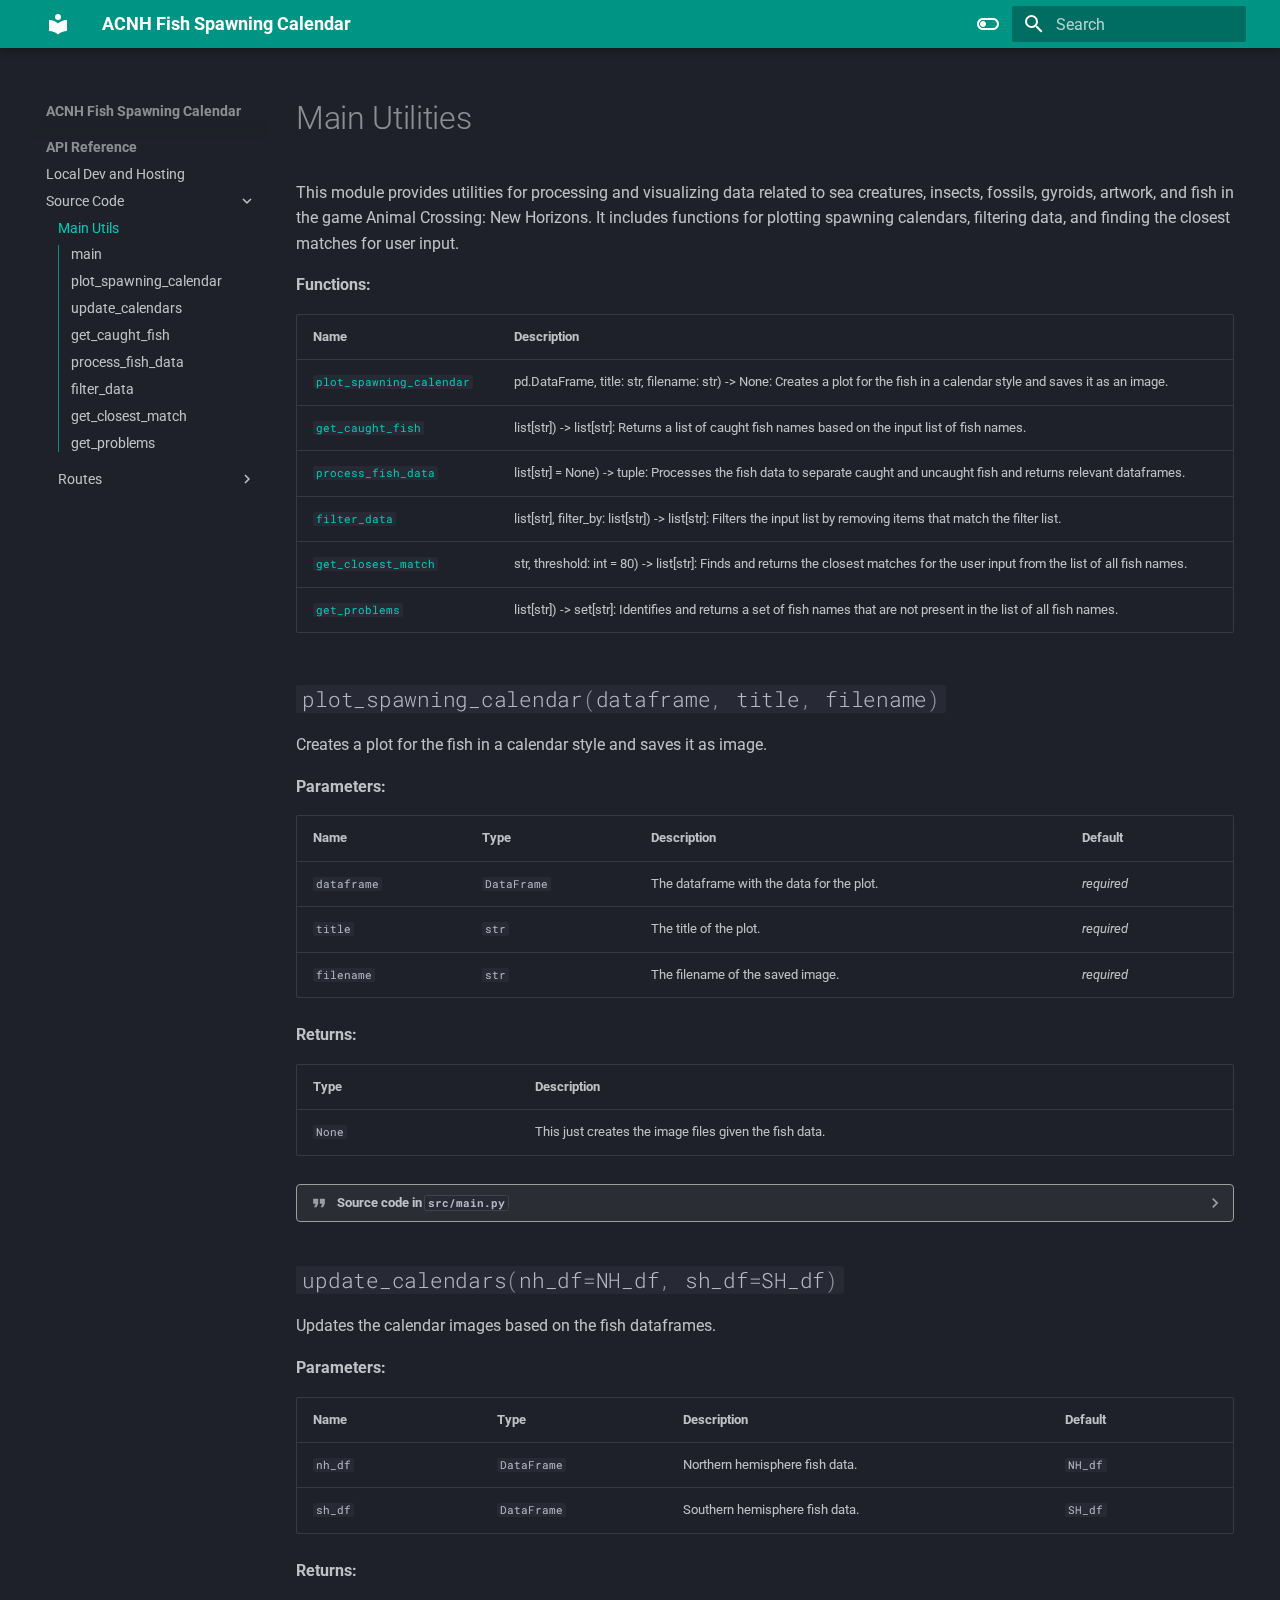
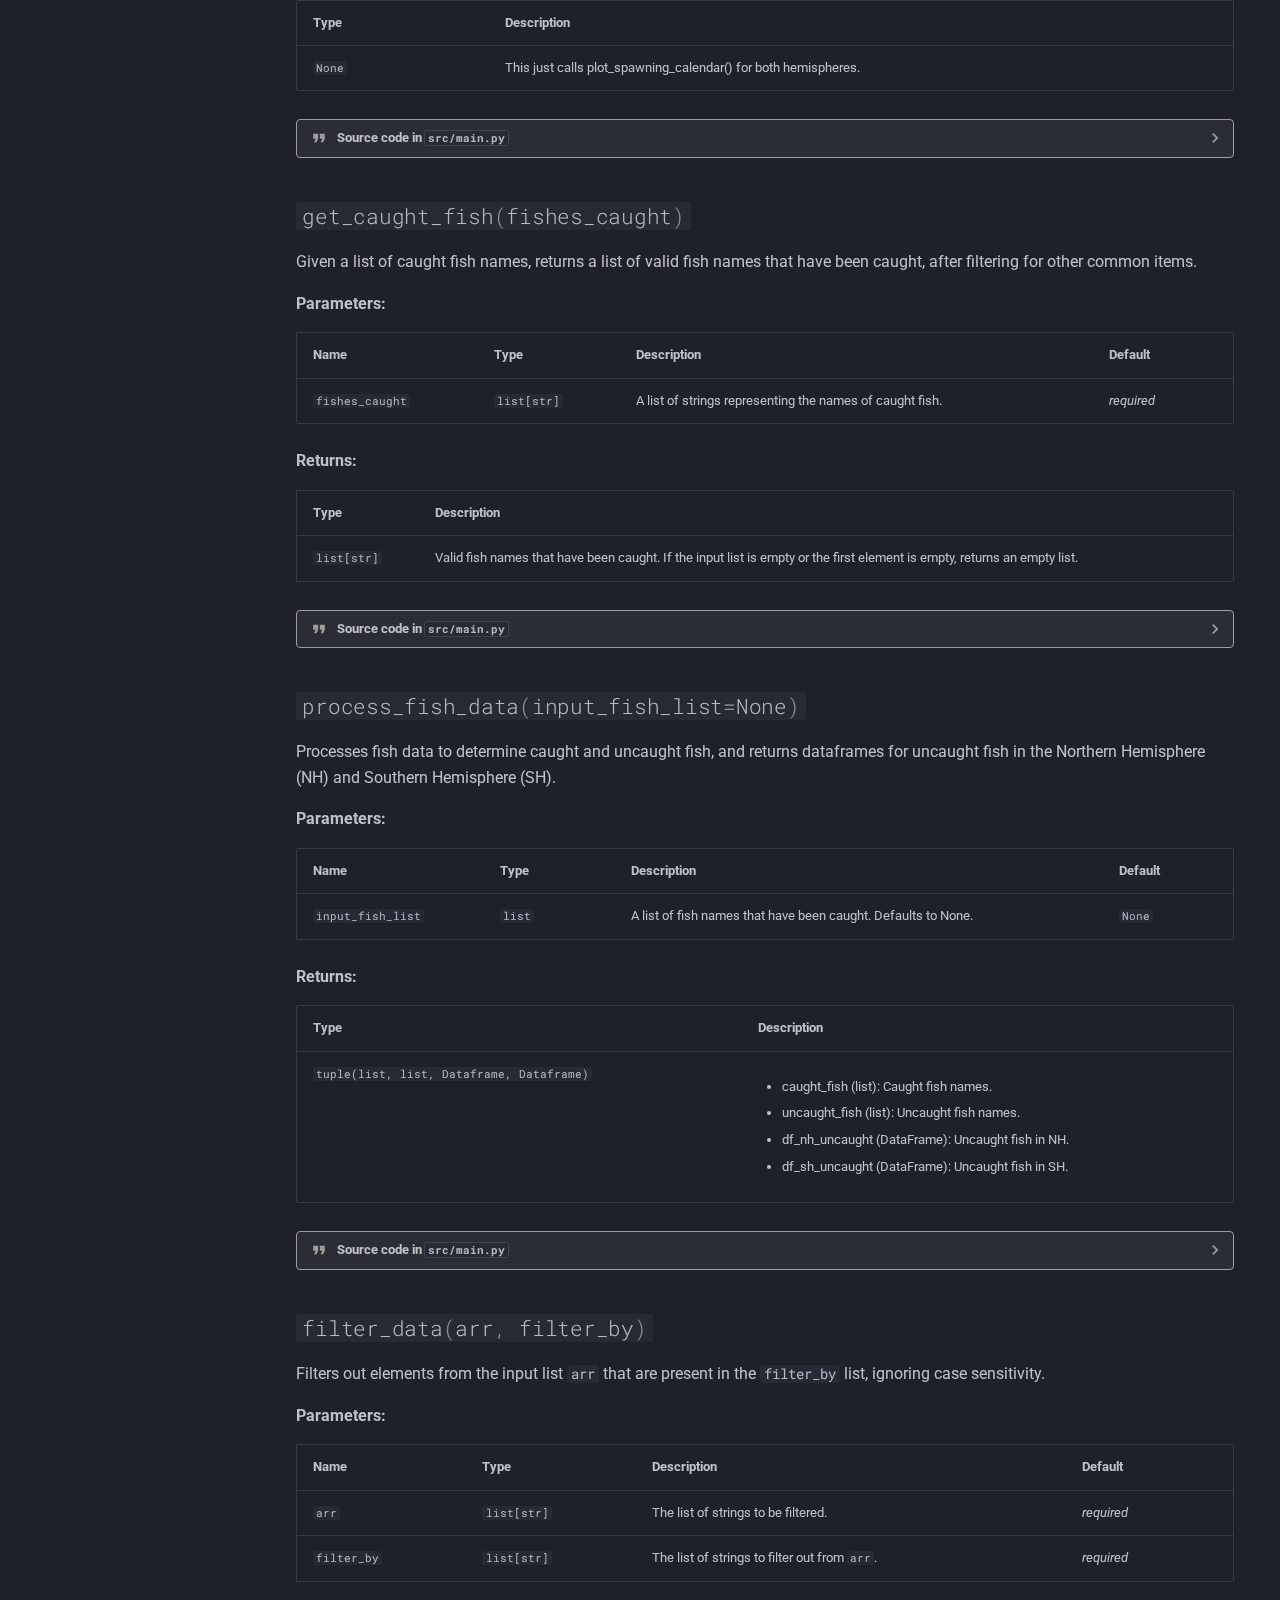
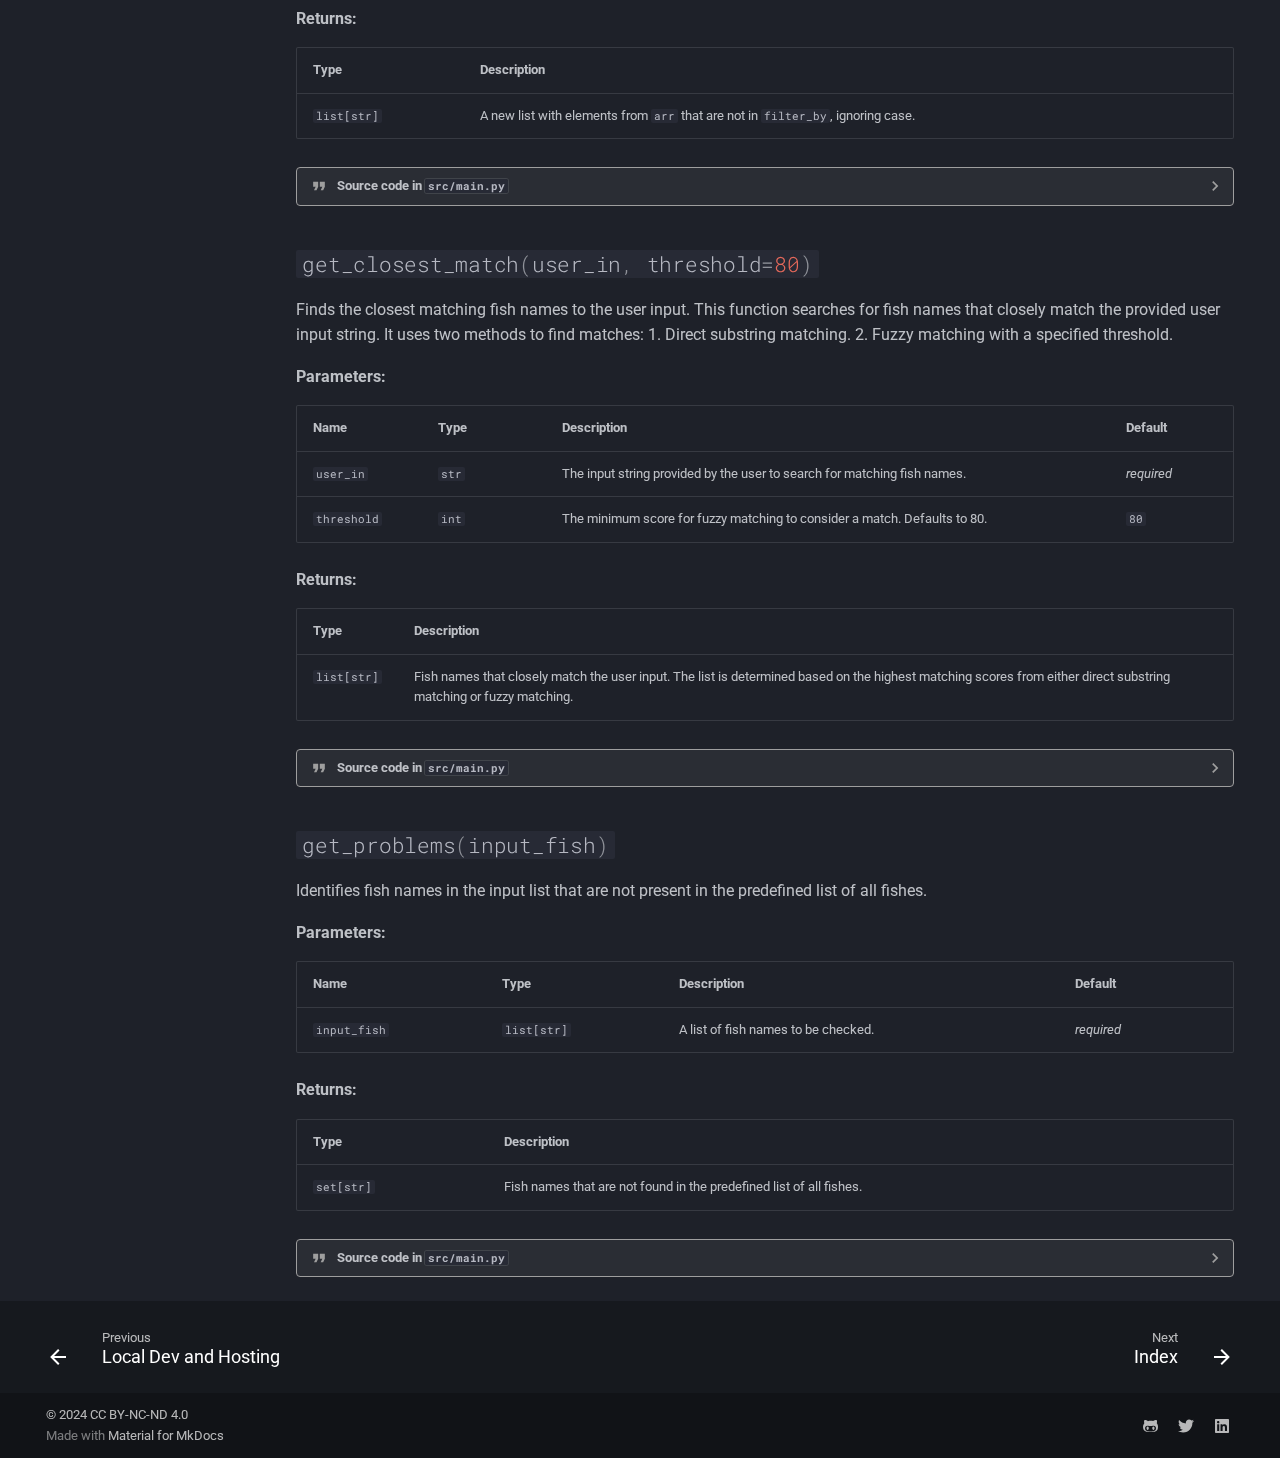
<file: src/main/index.html>
<!doctype html>
<html lang="en" class="no-js">
  <head>
    
      <meta charset="utf-8">
      <meta name="viewport" content="width=device-width,initial-scale=1">
      
      
      
      
        <link rel="prev" href="../..">
      
      
        <link rel="next" href="../routes/">
      
      
      <link rel="icon" href="../../assets/images/favicon.png">
      <meta name="generator" content="mkdocs-1.6.1, mkdocs-material-9.5.49">
    
    
      
        <title>Main Utils - ACNH Fish Spawning Calendar</title>
      
    
    
      <link rel="stylesheet" href="../../assets/stylesheets/main.6f8fc17f.min.css">
      
        
        <link rel="stylesheet" href="../../assets/stylesheets/palette.06af60db.min.css">
      
      


    
    
      
    
    
      
        
        
        <link rel="preconnect" href="https://fonts.gstatic.com" crossorigin>
        <link rel="stylesheet" href="https://fonts.googleapis.com/css?family=Roboto:300,300i,400,400i,700,700i%7CRoboto+Mono:400,400i,700,700i&display=fallback">
        <style>:root{--md-text-font:"Roboto";--md-code-font:"Roboto Mono"}</style>
      
    
    
      <link rel="stylesheet" href="../../assets/_mkdocstrings.css">
    
    <script>__md_scope=new URL("../..",location),__md_hash=e=>[...e].reduce(((e,_)=>(e<<5)-e+_.charCodeAt(0)),0),__md_get=(e,_=localStorage,t=__md_scope)=>JSON.parse(_.getItem(t.pathname+"."+e)),__md_set=(e,_,t=localStorage,a=__md_scope)=>{try{t.setItem(a.pathname+"."+e,JSON.stringify(_))}catch(e){}}</script>
    
      

    
    
    
  </head>
  
  
    
    
      
    
    
    
    
    <body dir="ltr" data-md-color-scheme="slate" data-md-color-primary="teal" data-md-color-accent="blue">
  
    
    <input class="md-toggle" data-md-toggle="drawer" type="checkbox" id="__drawer" autocomplete="off">
    <input class="md-toggle" data-md-toggle="search" type="checkbox" id="__search" autocomplete="off">
    <label class="md-overlay" for="__drawer"></label>
    <div data-md-component="skip">
      
        
        <a href="#main-utilities" class="md-skip">
          Skip to content
        </a>
      
    </div>
    <div data-md-component="announce">
      
    </div>
    
    
      

  

<header class="md-header md-header--shadow" data-md-component="header">
  <nav class="md-header__inner md-grid" aria-label="Header">
    <a href="../.." title="ACNH Fish Spawning Calendar" class="md-header__button md-logo" aria-label="ACNH Fish Spawning Calendar" data-md-component="logo">
      
  
  <svg xmlns="http://www.w3.org/2000/svg" viewBox="0 0 24 24"><path d="M12 8a3 3 0 0 0 3-3 3 3 0 0 0-3-3 3 3 0 0 0-3 3 3 3 0 0 0 3 3m0 3.54C9.64 9.35 6.5 8 3 8v11c3.5 0 6.64 1.35 9 3.54 2.36-2.19 5.5-3.54 9-3.54V8c-3.5 0-6.64 1.35-9 3.54"/></svg>

    </a>
    <label class="md-header__button md-icon" for="__drawer">
      
      <svg xmlns="http://www.w3.org/2000/svg" viewBox="0 0 24 24"><path d="M3 6h18v2H3zm0 5h18v2H3zm0 5h18v2H3z"/></svg>
    </label>
    <div class="md-header__title" data-md-component="header-title">
      <div class="md-header__ellipsis">
        <div class="md-header__topic">
          <span class="md-ellipsis">
            ACNH Fish Spawning Calendar
          </span>
        </div>
        <div class="md-header__topic" data-md-component="header-topic">
          <span class="md-ellipsis">
            
              Main Utils
            
          </span>
        </div>
      </div>
    </div>
    
      
        <form class="md-header__option" data-md-component="palette">
  
    
    
    
    <input class="md-option" data-md-color-media="" data-md-color-scheme="slate" data-md-color-primary="teal" data-md-color-accent="blue"  aria-label="Switch to dark mode"  type="radio" name="__palette" id="__palette_0">
    
      <label class="md-header__button md-icon" title="Switch to dark mode" for="__palette_1" hidden>
        <svg xmlns="http://www.w3.org/2000/svg" viewBox="0 0 24 24"><path d="M17 6H7c-3.31 0-6 2.69-6 6s2.69 6 6 6h10c3.31 0 6-2.69 6-6s-2.69-6-6-6m0 10H7c-2.21 0-4-1.79-4-4s1.79-4 4-4h10c2.21 0 4 1.79 4 4s-1.79 4-4 4M7 9c-1.66 0-3 1.34-3 3s1.34 3 3 3 3-1.34 3-3-1.34-3-3-3"/></svg>
      </label>
    
  
    
    
    
    <input class="md-option" data-md-color-media="" data-md-color-scheme="default" data-md-color-primary="red" data-md-color-accent="blue"  aria-label="Switch to light mode"  type="radio" name="__palette" id="__palette_1">
    
      <label class="md-header__button md-icon" title="Switch to light mode" for="__palette_0" hidden>
        <svg xmlns="http://www.w3.org/2000/svg" viewBox="0 0 24 24"><path d="M17 7H7a5 5 0 0 0-5 5 5 5 0 0 0 5 5h10a5 5 0 0 0 5-5 5 5 0 0 0-5-5m0 8a3 3 0 0 1-3-3 3 3 0 0 1 3-3 3 3 0 0 1 3 3 3 3 0 0 1-3 3"/></svg>
      </label>
    
  
</form>
      
    
    
      <script>var palette=__md_get("__palette");if(palette&&palette.color){if("(prefers-color-scheme)"===palette.color.media){var media=matchMedia("(prefers-color-scheme: light)"),input=document.querySelector(media.matches?"[data-md-color-media='(prefers-color-scheme: light)']":"[data-md-color-media='(prefers-color-scheme: dark)']");palette.color.media=input.getAttribute("data-md-color-media"),palette.color.scheme=input.getAttribute("data-md-color-scheme"),palette.color.primary=input.getAttribute("data-md-color-primary"),palette.color.accent=input.getAttribute("data-md-color-accent")}for(var[key,value]of Object.entries(palette.color))document.body.setAttribute("data-md-color-"+key,value)}</script>
    
    
    
      <label class="md-header__button md-icon" for="__search">
        
        <svg xmlns="http://www.w3.org/2000/svg" viewBox="0 0 24 24"><path d="M9.5 3A6.5 6.5 0 0 1 16 9.5c0 1.61-.59 3.09-1.56 4.23l.27.27h.79l5 5-1.5 1.5-5-5v-.79l-.27-.27A6.52 6.52 0 0 1 9.5 16 6.5 6.5 0 0 1 3 9.5 6.5 6.5 0 0 1 9.5 3m0 2C7 5 5 7 5 9.5S7 14 9.5 14 14 12 14 9.5 12 5 9.5 5"/></svg>
      </label>
      <div class="md-search" data-md-component="search" role="dialog">
  <label class="md-search__overlay" for="__search"></label>
  <div class="md-search__inner" role="search">
    <form class="md-search__form" name="search">
      <input type="text" class="md-search__input" name="query" aria-label="Search" placeholder="Search" autocapitalize="off" autocorrect="off" autocomplete="off" spellcheck="false" data-md-component="search-query" required>
      <label class="md-search__icon md-icon" for="__search">
        
        <svg xmlns="http://www.w3.org/2000/svg" viewBox="0 0 24 24"><path d="M9.5 3A6.5 6.5 0 0 1 16 9.5c0 1.61-.59 3.09-1.56 4.23l.27.27h.79l5 5-1.5 1.5-5-5v-.79l-.27-.27A6.52 6.52 0 0 1 9.5 16 6.5 6.5 0 0 1 3 9.5 6.5 6.5 0 0 1 9.5 3m0 2C7 5 5 7 5 9.5S7 14 9.5 14 14 12 14 9.5 12 5 9.5 5"/></svg>
        
        <svg xmlns="http://www.w3.org/2000/svg" viewBox="0 0 24 24"><path d="M20 11v2H8l5.5 5.5-1.42 1.42L4.16 12l7.92-7.92L13.5 5.5 8 11z"/></svg>
      </label>
      <nav class="md-search__options" aria-label="Search">
        
        <button type="reset" class="md-search__icon md-icon" title="Clear" aria-label="Clear" tabindex="-1">
          
          <svg xmlns="http://www.w3.org/2000/svg" viewBox="0 0 24 24"><path d="M19 6.41 17.59 5 12 10.59 6.41 5 5 6.41 10.59 12 5 17.59 6.41 19 12 13.41 17.59 19 19 17.59 13.41 12z"/></svg>
        </button>
      </nav>
      
        <div class="md-search__suggest" data-md-component="search-suggest"></div>
      
    </form>
    <div class="md-search__output">
      <div class="md-search__scrollwrap" tabindex="0" data-md-scrollfix>
        <div class="md-search-result" data-md-component="search-result">
          <div class="md-search-result__meta">
            Initializing search
          </div>
          <ol class="md-search-result__list" role="presentation"></ol>
        </div>
      </div>
    </div>
  </div>
</div>
    
    
  </nav>
  
</header>
    
    <div class="md-container" data-md-component="container">
      
      
        
          
        
      
      <main class="md-main" data-md-component="main">
        <div class="md-main__inner md-grid">
          
            
              
              <div class="md-sidebar md-sidebar--primary" data-md-component="sidebar" data-md-type="navigation" >
                <div class="md-sidebar__scrollwrap">
                  <div class="md-sidebar__inner">
                    



  

<nav class="md-nav md-nav--primary md-nav--integrated" aria-label="Navigation" data-md-level="0">
  <label class="md-nav__title" for="__drawer">
    <a href="../.." title="ACNH Fish Spawning Calendar" class="md-nav__button md-logo" aria-label="ACNH Fish Spawning Calendar" data-md-component="logo">
      
  
  <svg xmlns="http://www.w3.org/2000/svg" viewBox="0 0 24 24"><path d="M12 8a3 3 0 0 0 3-3 3 3 0 0 0-3-3 3 3 0 0 0-3 3 3 3 0 0 0 3 3m0 3.54C9.64 9.35 6.5 8 3 8v11c3.5 0 6.64 1.35 9 3.54 2.36-2.19 5.5-3.54 9-3.54V8c-3.5 0-6.64 1.35-9 3.54"/></svg>

    </a>
    ACNH Fish Spawning Calendar
  </label>
  
  <ul class="md-nav__list" data-md-scrollfix>
    
      
      
  
  
    
  
  
  
    
    
    
      
        
        
      
    
    
    <li class="md-nav__item md-nav__item--active md-nav__item--section md-nav__item--nested">
      
        
        
        <input class="md-nav__toggle md-toggle " type="checkbox" id="__nav_1" checked>
        
          
          <label class="md-nav__link" for="__nav_1" id="__nav_1_label" tabindex="">
            
  
  <span class="md-ellipsis">
    API Reference
  </span>
  

            <span class="md-nav__icon md-icon"></span>
          </label>
        
        <nav class="md-nav" data-md-level="1" aria-labelledby="__nav_1_label" aria-expanded="true">
          <label class="md-nav__title" for="__nav_1">
            <span class="md-nav__icon md-icon"></span>
            API Reference
          </label>
          <ul class="md-nav__list" data-md-scrollfix>
            
              
                
  
  
  
  
    <li class="md-nav__item">
      <a href="../.." class="md-nav__link">
        
  
  <span class="md-ellipsis">
    Local Dev and Hosting
  </span>
  

      </a>
    </li>
  

              
            
              
                
  
  
    
  
  
  
    
    
    
      
    
    
    <li class="md-nav__item md-nav__item--active md-nav__item--nested">
      
        
        
        <input class="md-nav__toggle md-toggle " type="checkbox" id="__nav_1_2" checked>
        
          
          <label class="md-nav__link" for="__nav_1_2" id="__nav_1_2_label" tabindex="0">
            
  
  <span class="md-ellipsis">
    Source Code
  </span>
  

            <span class="md-nav__icon md-icon"></span>
          </label>
        
        <nav class="md-nav" data-md-level="2" aria-labelledby="__nav_1_2_label" aria-expanded="true">
          <label class="md-nav__title" for="__nav_1_2">
            <span class="md-nav__icon md-icon"></span>
            Source Code
          </label>
          <ul class="md-nav__list" data-md-scrollfix>
            
              
                
  
  
    
  
  
  
    <li class="md-nav__item md-nav__item--active">
      
      <input class="md-nav__toggle md-toggle" type="checkbox" id="__toc">
      
      
        
      
      
        <label class="md-nav__link md-nav__link--active" for="__toc">
          
  
  <span class="md-ellipsis">
    Main Utils
  </span>
  

          <span class="md-nav__icon md-icon"></span>
        </label>
      
      <a href="./" class="md-nav__link md-nav__link--active">
        
  
  <span class="md-ellipsis">
    Main Utils
  </span>
  

      </a>
      
        

<nav class="md-nav md-nav--secondary" aria-label="Table of contents">
  
  
  
    
  
  
    <label class="md-nav__title" for="__toc">
      <span class="md-nav__icon md-icon"></span>
      Table of contents
    </label>
    <ul class="md-nav__list" data-md-component="toc" data-md-scrollfix>
      
        <li class="md-nav__item">
  <a href="#src.main" class="md-nav__link">
    <span class="md-ellipsis">
      main
    </span>
  </a>
  
</li>
      
        <li class="md-nav__item">
  <a href="#src.main.plot_spawning_calendar" class="md-nav__link">
    <span class="md-ellipsis">
      plot_spawning_calendar
    </span>
  </a>
  
</li>
      
        <li class="md-nav__item">
  <a href="#src.main.update_calendars" class="md-nav__link">
    <span class="md-ellipsis">
      update_calendars
    </span>
  </a>
  
</li>
      
        <li class="md-nav__item">
  <a href="#src.main.get_caught_fish" class="md-nav__link">
    <span class="md-ellipsis">
      get_caught_fish
    </span>
  </a>
  
</li>
      
        <li class="md-nav__item">
  <a href="#src.main.process_fish_data" class="md-nav__link">
    <span class="md-ellipsis">
      process_fish_data
    </span>
  </a>
  
</li>
      
        <li class="md-nav__item">
  <a href="#src.main.filter_data" class="md-nav__link">
    <span class="md-ellipsis">
      filter_data
    </span>
  </a>
  
</li>
      
        <li class="md-nav__item">
  <a href="#src.main.get_closest_match" class="md-nav__link">
    <span class="md-ellipsis">
      get_closest_match
    </span>
  </a>
  
</li>
      
        <li class="md-nav__item">
  <a href="#src.main.get_problems" class="md-nav__link">
    <span class="md-ellipsis">
      get_problems
    </span>
  </a>
  
</li>
      
    </ul>
  
</nav>
      
    </li>
  

              
            
              
                
  
  
  
  
    
    
    
      
    
    
    <li class="md-nav__item md-nav__item--nested">
      
        
        
        <input class="md-nav__toggle md-toggle " type="checkbox" id="__nav_1_2_2" >
        
          
          <label class="md-nav__link" for="__nav_1_2_2" id="__nav_1_2_2_label" tabindex="0">
            
  
  <span class="md-ellipsis">
    Routes
  </span>
  

            <span class="md-nav__icon md-icon"></span>
          </label>
        
        <nav class="md-nav" data-md-level="3" aria-labelledby="__nav_1_2_2_label" aria-expanded="false">
          <label class="md-nav__title" for="__nav_1_2_2">
            <span class="md-nav__icon md-icon"></span>
            Routes
          </label>
          <ul class="md-nav__list" data-md-scrollfix>
            
              
                
  
  
  
  
    <li class="md-nav__item">
      <a href="../routes/" class="md-nav__link">
        
  
  <span class="md-ellipsis">
    Index
  </span>
  

      </a>
    </li>
  

              
            
              
                
  
  
  
  
    <li class="md-nav__item">
      <a href="../routes/fish_input/" class="md-nav__link">
        
  
  <span class="md-ellipsis">
    Fish Input
  </span>
  

      </a>
    </li>
  

              
            
              
                
  
  
  
  
    <li class="md-nav__item">
      <a href="../routes/fish_info/" class="md-nav__link">
        
  
  <span class="md-ellipsis">
    Fish Info
  </span>
  

      </a>
    </li>
  

              
            
              
                
  
  
  
  
    <li class="md-nav__item">
      <a href="../routes/export/" class="md-nav__link">
        
  
  <span class="md-ellipsis">
    Export
  </span>
  

      </a>
    </li>
  

              
            
          </ul>
        </nav>
      
    </li>
  

              
            
          </ul>
        </nav>
      
    </li>
  

              
            
          </ul>
        </nav>
      
    </li>
  

    
  </ul>
</nav>
                  </div>
                </div>
              </div>
            
            
          
          
            <div class="md-content" data-md-component="content">
              <article class="md-content__inner md-typeset">
                
                  


<h1 id="main-utilities">Main Utilities</h1>
<!-- ::: src.__init__.py -->


<div class="doc doc-object doc-module">



<a id="src.main"></a>
    <div class="doc doc-contents first">

        <p>This module provides utilities for processing and visualizing data related to
sea creatures, insects, fossils, gyroids, artwork, and fish in the game Animal
Crossing: New Horizons. It includes functions for plotting spawning calendars,
filtering data, and finding the closest matches for user input.</p>


<p><span class="doc-section-title">Functions:</span></p>
    <table>
      <thead>
        <tr>
          <th>Name</th>
          <th>Description</th>
        </tr>
      </thead>
      <tbody>
            <tr class="doc-section-item">
              <td><code><a class="autorefs autorefs-internal" title="src.main.plot_spawning_calendar" href="#src.main.plot_spawning_calendar">plot_spawning_calendar</a></code></td>
              <td>
                <div class="doc-md-description">
                  <p>pd.DataFrame, title: str, filename: str)
-&gt; None:
    Creates a plot for the fish in a calendar style and saves it as an
    image.</p>
                </div>
              </td>
            </tr>
            <tr class="doc-section-item">
              <td><code><a class="autorefs autorefs-internal" title="src.main.get_caught_fish" href="#src.main.get_caught_fish">get_caught_fish</a></code></td>
              <td>
                <div class="doc-md-description">
                  <p>list[str]) -&gt; list[str]:
Returns a list of caught fish names based on the input list of fish
names.</p>
                </div>
              </td>
            </tr>
            <tr class="doc-section-item">
              <td><code><a class="autorefs autorefs-internal" title="src.main.process_fish_data" href="#src.main.process_fish_data">process_fish_data</a></code></td>
              <td>
                <div class="doc-md-description">
                  <p>list[str] = None) -&gt; tuple:
Processes the fish data to separate caught and uncaught fish and
returns relevant dataframes.</p>
                </div>
              </td>
            </tr>
            <tr class="doc-section-item">
              <td><code><a class="autorefs autorefs-internal" title="src.main.filter_data" href="#src.main.filter_data">filter_data</a></code></td>
              <td>
                <div class="doc-md-description">
                  <p>list[str], filter_by: list[str]) -&gt; list[str]:
Filters the input list by removing items that match the filter list.</p>
                </div>
              </td>
            </tr>
            <tr class="doc-section-item">
              <td><code><a class="autorefs autorefs-internal" title="src.main.get_closest_match" href="#src.main.get_closest_match">get_closest_match</a></code></td>
              <td>
                <div class="doc-md-description">
                  <p>str, threshold: int = 80) -&gt; list[str]:
Finds and returns the closest matches for the user input from the list
of all fish names.</p>
                </div>
              </td>
            </tr>
            <tr class="doc-section-item">
              <td><code><a class="autorefs autorefs-internal" title="src.main.get_problems" href="#src.main.get_problems">get_problems</a></code></td>
              <td>
                <div class="doc-md-description">
                  <p>list[str]) -&gt; set[str]:
Identifies and returns a set of fish names that are not present in the
list of all fish names.</p>
                </div>
              </td>
            </tr>
      </tbody>
    </table>








  <div class="doc doc-children">









<div class="doc doc-object doc-function">


<h2 id="src.main.plot_spawning_calendar" class="doc doc-heading">
            <code class="highlight language-python"><span class="n">plot_spawning_calendar</span><span class="p">(</span><span class="n">dataframe</span><span class="p">,</span> <span class="n">title</span><span class="p">,</span> <span class="n">filename</span><span class="p">)</span></code>

</h2>


    <div class="doc doc-contents ">

        <p>Creates a plot for the fish in a calendar style and saves it as image.</p>


<p><span class="doc-section-title">Parameters:</span></p>
    <table>
      <thead>
        <tr>
          <th>Name</th>
          <th>Type</th>
          <th>Description</th>
          <th>Default</th>
        </tr>
      </thead>
      <tbody>
          <tr class="doc-section-item">
            <td>
                <code>dataframe</code>
            </td>
            <td>
                  <code><span title="pandas.DataFrame">DataFrame</span></code>
            </td>
            <td>
              <div class="doc-md-description">
                <p>The dataframe with the data for the plot.</p>
              </div>
            </td>
            <td>
                <em>required</em>
            </td>
          </tr>
          <tr class="doc-section-item">
            <td>
                <code>title</code>
            </td>
            <td>
                  <code>str</code>
            </td>
            <td>
              <div class="doc-md-description">
                <p>The title of the plot.</p>
              </div>
            </td>
            <td>
                <em>required</em>
            </td>
          </tr>
          <tr class="doc-section-item">
            <td>
                <code>filename</code>
            </td>
            <td>
                  <code>str</code>
            </td>
            <td>
              <div class="doc-md-description">
                <p>The filename of the saved image.</p>
              </div>
            </td>
            <td>
                <em>required</em>
            </td>
          </tr>
      </tbody>
    </table>


    <p><span class="doc-section-title">Returns:</span></p>
    <table>
      <thead>
        <tr>
          <th>Type</th>
          <th>Description</th>
        </tr>
      </thead>
      <tbody>
          <tr class="doc-section-item">
            <td>
                  <code>None</code>
            </td>
            <td>
              <div class="doc-md-description">
                <p>This just creates the image files given the fish data.</p>
              </div>
            </td>
          </tr>
      </tbody>
    </table>

            <details class="quote">
              <summary>Source code in <code>src/main.py</code></summary>
              <div class="highlight"><table class="highlighttable"><tr><th colspan="2" class="filename"><span class="filename">Python</span></th></tr><tr><td class="linenos"><div class="linenodiv"><pre><span></span><span class="normal"><a href="#__codelineno-0-123">123</a></span>
<span class="normal"><a href="#__codelineno-0-124">124</a></span>
<span class="normal"><a href="#__codelineno-0-125">125</a></span>
<span class="normal"><a href="#__codelineno-0-126">126</a></span>
<span class="normal"><a href="#__codelineno-0-127">127</a></span>
<span class="normal"><a href="#__codelineno-0-128">128</a></span>
<span class="normal"><a href="#__codelineno-0-129">129</a></span>
<span class="normal"><a href="#__codelineno-0-130">130</a></span>
<span class="normal"><a href="#__codelineno-0-131">131</a></span>
<span class="normal"><a href="#__codelineno-0-132">132</a></span>
<span class="normal"><a href="#__codelineno-0-133">133</a></span>
<span class="normal"><a href="#__codelineno-0-134">134</a></span>
<span class="normal"><a href="#__codelineno-0-135">135</a></span>
<span class="normal"><a href="#__codelineno-0-136">136</a></span>
<span class="normal"><a href="#__codelineno-0-137">137</a></span>
<span class="normal"><a href="#__codelineno-0-138">138</a></span>
<span class="normal"><a href="#__codelineno-0-139">139</a></span>
<span class="normal"><a href="#__codelineno-0-140">140</a></span>
<span class="normal"><a href="#__codelineno-0-141">141</a></span>
<span class="normal"><a href="#__codelineno-0-142">142</a></span>
<span class="normal"><a href="#__codelineno-0-143">143</a></span>
<span class="normal"><a href="#__codelineno-0-144">144</a></span>
<span class="normal"><a href="#__codelineno-0-145">145</a></span>
<span class="normal"><a href="#__codelineno-0-146">146</a></span>
<span class="normal"><a href="#__codelineno-0-147">147</a></span>
<span class="normal"><a href="#__codelineno-0-148">148</a></span>
<span class="normal"><a href="#__codelineno-0-149">149</a></span>
<span class="normal"><a href="#__codelineno-0-150">150</a></span>
<span class="normal"><a href="#__codelineno-0-151">151</a></span>
<span class="normal"><a href="#__codelineno-0-152">152</a></span>
<span class="normal"><a href="#__codelineno-0-153">153</a></span>
<span class="normal"><a href="#__codelineno-0-154">154</a></span>
<span class="normal"><a href="#__codelineno-0-155">155</a></span>
<span class="normal"><a href="#__codelineno-0-156">156</a></span>
<span class="normal"><a href="#__codelineno-0-157">157</a></span>
<span class="normal"><a href="#__codelineno-0-158">158</a></span>
<span class="normal"><a href="#__codelineno-0-159">159</a></span>
<span class="normal"><a href="#__codelineno-0-160">160</a></span>
<span class="normal"><a href="#__codelineno-0-161">161</a></span>
<span class="normal"><a href="#__codelineno-0-162">162</a></span>
<span class="normal"><a href="#__codelineno-0-163">163</a></span>
<span class="normal"><a href="#__codelineno-0-164">164</a></span>
<span class="normal"><a href="#__codelineno-0-165">165</a></span>
<span class="normal"><a href="#__codelineno-0-166">166</a></span>
<span class="normal"><a href="#__codelineno-0-167">167</a></span>
<span class="normal"><a href="#__codelineno-0-168">168</a></span>
<span class="normal"><a href="#__codelineno-0-169">169</a></span>
<span class="normal"><a href="#__codelineno-0-170">170</a></span>
<span class="normal"><a href="#__codelineno-0-171">171</a></span>
<span class="normal"><a href="#__codelineno-0-172">172</a></span></pre></div></td><td class="code"><div><pre><span></span><code><span id="__span-0-123"><a id="__codelineno-0-123" name="__codelineno-0-123"></a><span class="k">def</span> <span class="nf">plot_spawning_calendar</span><span class="p">(</span>
</span><span id="__span-0-124"><a id="__codelineno-0-124" name="__codelineno-0-124"></a>    <span class="n">dataframe</span><span class="p">:</span> <span class="n">pd</span><span class="o">.</span><span class="n">DataFrame</span><span class="p">,</span> <span class="n">title</span><span class="p">:</span> <span class="nb">str</span><span class="p">,</span> <span class="n">filename</span><span class="p">:</span> <span class="nb">str</span>
</span><span id="__span-0-125"><a id="__codelineno-0-125" name="__codelineno-0-125"></a><span class="p">)</span> <span class="o">-&gt;</span> <span class="kc">None</span><span class="p">:</span>
</span><span id="__span-0-126"><a id="__codelineno-0-126" name="__codelineno-0-126"></a><span class="w">    </span><span class="sd">&quot;&quot;&quot;</span>
</span><span id="__span-0-127"><a id="__codelineno-0-127" name="__codelineno-0-127"></a><span class="sd">    Creates a plot for the fish in a calendar style and saves it as image.</span>
</span><span id="__span-0-128"><a id="__codelineno-0-128" name="__codelineno-0-128"></a>
</span><span id="__span-0-129"><a id="__codelineno-0-129" name="__codelineno-0-129"></a><span class="sd">    Args:</span>
</span><span id="__span-0-130"><a id="__codelineno-0-130" name="__codelineno-0-130"></a><span class="sd">        dataframe (pd.DataFrame): The dataframe with the data for the plot.</span>
</span><span id="__span-0-131"><a id="__codelineno-0-131" name="__codelineno-0-131"></a><span class="sd">        title (str): The title of the plot.</span>
</span><span id="__span-0-132"><a id="__codelineno-0-132" name="__codelineno-0-132"></a><span class="sd">        filename (str): The filename of the saved image.</span>
</span><span id="__span-0-133"><a id="__codelineno-0-133" name="__codelineno-0-133"></a>
</span><span id="__span-0-134"><a id="__codelineno-0-134" name="__codelineno-0-134"></a><span class="sd">    Returns:</span>
</span><span id="__span-0-135"><a id="__codelineno-0-135" name="__codelineno-0-135"></a><span class="sd">        (None): This just creates the image files given the fish data.</span>
</span><span id="__span-0-136"><a id="__codelineno-0-136" name="__codelineno-0-136"></a><span class="sd">    &quot;&quot;&quot;</span>
</span><span id="__span-0-137"><a id="__codelineno-0-137" name="__codelineno-0-137"></a>
</span><span id="__span-0-138"><a id="__codelineno-0-138" name="__codelineno-0-138"></a>    <span class="n">plt</span><span class="o">.</span><span class="n">figure</span><span class="p">(</span><span class="n">figsize</span><span class="o">=</span><span class="p">(</span><span class="mi">12</span><span class="p">,</span> <span class="nb">len</span><span class="p">(</span><span class="n">dataframe</span><span class="p">)</span> <span class="o">*</span> <span class="mf">0.5</span><span class="p">))</span>
</span><span id="__span-0-139"><a id="__codelineno-0-139" name="__codelineno-0-139"></a>    <span class="c1"># Convert to 1s and NaNs (1 means spawning, NaN means no spawn)</span>
</span><span id="__span-0-140"><a id="__codelineno-0-140" name="__codelineno-0-140"></a>    <span class="n">spawn_data</span> <span class="o">=</span> <span class="n">dataframe</span><span class="o">.</span><span class="n">set_index</span><span class="p">(</span><span class="s2">&quot;Name&quot;</span><span class="p">)</span><span class="o">.</span><span class="n">notna</span><span class="p">()</span><span class="o">.</span><span class="n">astype</span><span class="p">(</span><span class="nb">int</span><span class="p">)</span>
</span><span id="__span-0-141"><a id="__codelineno-0-141" name="__codelineno-0-141"></a>
</span><span id="__span-0-142"><a id="__codelineno-0-142" name="__codelineno-0-142"></a>    <span class="n">ax</span> <span class="o">=</span> <span class="n">sns</span><span class="o">.</span><span class="n">heatmap</span><span class="p">(</span><span class="n">spawn_data</span><span class="p">,</span> <span class="n">cmap</span><span class="o">=</span><span class="s2">&quot;Greens&quot;</span><span class="p">,</span> <span class="n">linewidths</span><span class="o">=</span><span class="mf">0.5</span><span class="p">,</span> <span class="n">cbar</span><span class="o">=</span><span class="kc">False</span><span class="p">)</span>
</span><span id="__span-0-143"><a id="__codelineno-0-143" name="__codelineno-0-143"></a>
</span><span id="__span-0-144"><a id="__codelineno-0-144" name="__codelineno-0-144"></a>    <span class="n">ax</span><span class="o">.</span><span class="n">set_xticklabels</span><span class="p">([</span><span class="s2">&quot;January&quot;</span><span class="p">,</span> <span class="s2">&quot;February&quot;</span><span class="p">,</span> <span class="s2">&quot;March&quot;</span><span class="p">,</span>
</span><span id="__span-0-145"><a id="__codelineno-0-145" name="__codelineno-0-145"></a>                        <span class="s2">&quot;April&quot;</span><span class="p">,</span> <span class="s2">&quot;May&quot;</span><span class="p">,</span> <span class="s2">&quot;June&quot;</span><span class="p">,</span>
</span><span id="__span-0-146"><a id="__codelineno-0-146" name="__codelineno-0-146"></a>                        <span class="s2">&quot;July&quot;</span><span class="p">,</span> <span class="s2">&quot;August&quot;</span><span class="p">,</span> <span class="s2">&quot;September&quot;</span><span class="p">,</span>
</span><span id="__span-0-147"><a id="__codelineno-0-147" name="__codelineno-0-147"></a>                        <span class="s2">&quot;October&quot;</span><span class="p">,</span> <span class="s2">&quot;November&quot;</span><span class="p">,</span> <span class="s2">&quot;December&quot;</span>
</span><span id="__span-0-148"><a id="__codelineno-0-148" name="__codelineno-0-148"></a>                        <span class="p">]</span>
</span><span id="__span-0-149"><a id="__codelineno-0-149" name="__codelineno-0-149"></a>                       <span class="p">)</span>
</span><span id="__span-0-150"><a id="__codelineno-0-150" name="__codelineno-0-150"></a>
</span><span id="__span-0-151"><a id="__codelineno-0-151" name="__codelineno-0-151"></a>    <span class="n">plt</span><span class="o">.</span><span class="n">xlabel</span><span class="p">(</span><span class="s2">&quot;&quot;</span><span class="p">)</span>
</span><span id="__span-0-152"><a id="__codelineno-0-152" name="__codelineno-0-152"></a>    <span class="n">ax</span><span class="o">.</span><span class="n">xaxis</span><span class="o">.</span><span class="n">set_ticks_position</span><span class="p">(</span><span class="s2">&quot;top&quot;</span><span class="p">)</span>
</span><span id="__span-0-153"><a id="__codelineno-0-153" name="__codelineno-0-153"></a>    <span class="n">ax</span><span class="o">.</span><span class="n">xaxis</span><span class="o">.</span><span class="n">set_label_position</span><span class="p">(</span><span class="s2">&quot;top&quot;</span><span class="p">)</span>
</span><span id="__span-0-154"><a id="__codelineno-0-154" name="__codelineno-0-154"></a>
</span><span id="__span-0-155"><a id="__codelineno-0-155" name="__codelineno-0-155"></a>    <span class="c1"># Add a red line between the columns of the current month</span>
</span><span id="__span-0-156"><a id="__codelineno-0-156" name="__codelineno-0-156"></a>    <span class="n">current_month</span> <span class="o">=</span> <span class="n">datetime</span><span class="o">.</span><span class="n">now</span><span class="p">()</span><span class="o">.</span><span class="n">month</span>
</span><span id="__span-0-157"><a id="__codelineno-0-157" name="__codelineno-0-157"></a>    <span class="n">ax</span><span class="o">.</span><span class="n">axvline</span><span class="p">(</span><span class="n">x</span><span class="o">=</span><span class="n">current_month</span> <span class="o">-</span> <span class="mf">0.5</span><span class="p">,</span> <span class="n">color</span><span class="o">=</span><span class="s2">&quot;red&quot;</span><span class="p">,</span> <span class="n">linestyle</span><span class="o">=</span><span class="s2">&quot;-&quot;</span><span class="p">,</span> <span class="n">linewidth</span><span class="o">=</span><span class="mi">2</span><span class="p">)</span>
</span><span id="__span-0-158"><a id="__codelineno-0-158" name="__codelineno-0-158"></a>    <span class="c1"># Create a custom legend</span>
</span><span id="__span-0-159"><a id="__codelineno-0-159" name="__codelineno-0-159"></a>    <span class="n">legend_elements</span> <span class="o">=</span> <span class="p">[</span>
</span><span id="__span-0-160"><a id="__codelineno-0-160" name="__codelineno-0-160"></a>        <span class="n">Line2D</span><span class="p">([</span><span class="mi">0</span><span class="p">],</span> <span class="p">[</span><span class="mi">0</span><span class="p">],</span> <span class="n">color</span><span class="o">=</span><span class="s2">&quot;red&quot;</span><span class="p">,</span> <span class="n">lw</span><span class="o">=</span><span class="mi">2</span><span class="p">,</span> <span class="n">label</span><span class="o">=</span><span class="s2">&quot;Current Month&quot;</span><span class="p">)]</span>
</span><span id="__span-0-161"><a id="__codelineno-0-161" name="__codelineno-0-161"></a>    <span class="n">ax</span><span class="o">.</span><span class="n">legend</span><span class="p">(</span><span class="n">handles</span><span class="o">=</span><span class="n">legend_elements</span><span class="p">,</span>
</span><span id="__span-0-162"><a id="__codelineno-0-162" name="__codelineno-0-162"></a>              <span class="n">loc</span><span class="o">=</span><span class="s2">&quot;upper right&quot;</span><span class="p">,</span> <span class="n">bbox_to_anchor</span><span class="o">=</span><span class="p">(</span><span class="mf">1.2</span><span class="p">,</span> <span class="mi">1</span><span class="p">))</span>
</span><span id="__span-0-163"><a id="__codelineno-0-163" name="__codelineno-0-163"></a>
</span><span id="__span-0-164"><a id="__codelineno-0-164" name="__codelineno-0-164"></a>    <span class="n">plt</span><span class="o">.</span><span class="n">ylabel</span><span class="p">(</span><span class="s2">&quot;&quot;</span><span class="p">)</span>
</span><span id="__span-0-165"><a id="__codelineno-0-165" name="__codelineno-0-165"></a>    <span class="n">plt</span><span class="o">.</span><span class="n">title</span><span class="p">(</span><span class="n">title</span><span class="p">,</span> <span class="n">loc</span><span class="o">=</span><span class="s2">&quot;center&quot;</span><span class="p">)</span>
</span><span id="__span-0-166"><a id="__codelineno-0-166" name="__codelineno-0-166"></a>    <span class="n">plt</span><span class="o">.</span><span class="n">xticks</span><span class="p">(</span><span class="n">rotation</span><span class="o">=</span><span class="mi">45</span><span class="p">)</span>
</span><span id="__span-0-167"><a id="__codelineno-0-167" name="__codelineno-0-167"></a>    <span class="n">plt</span><span class="o">.</span><span class="n">yticks</span><span class="p">()</span>
</span><span id="__span-0-168"><a id="__codelineno-0-168" name="__codelineno-0-168"></a>
</span><span id="__span-0-169"><a id="__codelineno-0-169" name="__codelineno-0-169"></a>    <span class="n">plt</span><span class="o">.</span><span class="n">savefig</span><span class="p">(</span><span class="s2">&quot;static/images/&quot;</span> <span class="o">+</span> <span class="n">filename</span><span class="p">,</span> <span class="n">bbox_inches</span><span class="o">=</span><span class="s2">&quot;tight&quot;</span><span class="p">,</span> <span class="n">dpi</span><span class="o">=</span><span class="mi">300</span><span class="p">)</span>
</span><span id="__span-0-170"><a id="__codelineno-0-170" name="__codelineno-0-170"></a>    <span class="c1"># plt.show()</span>
</span><span id="__span-0-171"><a id="__codelineno-0-171" name="__codelineno-0-171"></a>
</span><span id="__span-0-172"><a id="__codelineno-0-172" name="__codelineno-0-172"></a>    <span class="n">plt</span><span class="o">.</span><span class="n">close</span><span class="p">()</span>
</span></code></pre></div></td></tr></table></div>
            </details>
    </div>

</div>

<div class="doc doc-object doc-function">


<h2 id="src.main.update_calendars" class="doc doc-heading">
            <code class="highlight language-python"><span class="n">update_calendars</span><span class="p">(</span><span class="n">nh_df</span><span class="o">=</span><span class="n">NH_df</span><span class="p">,</span> <span class="n">sh_df</span><span class="o">=</span><span class="n">SH_df</span><span class="p">)</span></code>

</h2>


    <div class="doc doc-contents ">

        <p>Updates the calendar images based on the fish dataframes.</p>


<p><span class="doc-section-title">Parameters:</span></p>
    <table>
      <thead>
        <tr>
          <th>Name</th>
          <th>Type</th>
          <th>Description</th>
          <th>Default</th>
        </tr>
      </thead>
      <tbody>
          <tr class="doc-section-item">
            <td>
                <code>nh_df</code>
            </td>
            <td>
                  <code><span title="pandas.DataFrame">DataFrame</span></code>
            </td>
            <td>
              <div class="doc-md-description">
                <p>Northern hemisphere fish data.</p>
              </div>
            </td>
            <td>
                  <code><span title="src.main.NH_df">NH_df</span></code>
            </td>
          </tr>
          <tr class="doc-section-item">
            <td>
                <code>sh_df</code>
            </td>
            <td>
                  <code><span title="pandas.DataFrame">DataFrame</span></code>
            </td>
            <td>
              <div class="doc-md-description">
                <p>Southern hemisphere fish data.</p>
              </div>
            </td>
            <td>
                  <code><span title="src.main.SH_df">SH_df</span></code>
            </td>
          </tr>
      </tbody>
    </table>


    <p><span class="doc-section-title">Returns:</span></p>
    <table>
      <thead>
        <tr>
          <th>Type</th>
          <th>Description</th>
        </tr>
      </thead>
      <tbody>
          <tr class="doc-section-item">
            <td>
                  <code>None</code>
            </td>
            <td>
              <div class="doc-md-description">
                <p>This just calls plot_spawning_calendar() for both hemispheres.</p>
              </div>
            </td>
          </tr>
      </tbody>
    </table>

            <details class="quote">
              <summary>Source code in <code>src/main.py</code></summary>
              <div class="highlight"><table class="highlighttable"><tr><th colspan="2" class="filename"><span class="filename">Python</span></th></tr><tr><td class="linenos"><div class="linenodiv"><pre><span></span><span class="normal"><a href="#__codelineno-0-175">175</a></span>
<span class="normal"><a href="#__codelineno-0-176">176</a></span>
<span class="normal"><a href="#__codelineno-0-177">177</a></span>
<span class="normal"><a href="#__codelineno-0-178">178</a></span>
<span class="normal"><a href="#__codelineno-0-179">179</a></span>
<span class="normal"><a href="#__codelineno-0-180">180</a></span>
<span class="normal"><a href="#__codelineno-0-181">181</a></span>
<span class="normal"><a href="#__codelineno-0-182">182</a></span>
<span class="normal"><a href="#__codelineno-0-183">183</a></span>
<span class="normal"><a href="#__codelineno-0-184">184</a></span>
<span class="normal"><a href="#__codelineno-0-185">185</a></span>
<span class="normal"><a href="#__codelineno-0-186">186</a></span>
<span class="normal"><a href="#__codelineno-0-187">187</a></span>
<span class="normal"><a href="#__codelineno-0-188">188</a></span>
<span class="normal"><a href="#__codelineno-0-189">189</a></span>
<span class="normal"><a href="#__codelineno-0-190">190</a></span></pre></div></td><td class="code"><div><pre><span></span><code><span id="__span-0-175"><a id="__codelineno-0-175" name="__codelineno-0-175"></a><span class="k">def</span> <span class="nf">update_calendars</span><span class="p">(</span><span class="n">nh_df</span><span class="p">:</span> <span class="n">pd</span><span class="o">.</span><span class="n">DataFrame</span> <span class="o">=</span> <span class="n">NH_df</span><span class="p">,</span>
</span><span id="__span-0-176"><a id="__codelineno-0-176" name="__codelineno-0-176"></a>                     <span class="n">sh_df</span><span class="p">:</span> <span class="n">pd</span><span class="o">.</span><span class="n">DataFrame</span> <span class="o">=</span> <span class="n">SH_df</span><span class="p">)</span> <span class="o">-&gt;</span> <span class="kc">None</span><span class="p">:</span>
</span><span id="__span-0-177"><a id="__codelineno-0-177" name="__codelineno-0-177"></a><span class="w">    </span><span class="sd">&quot;&quot;&quot;Updates the calendar images based on the fish dataframes.</span>
</span><span id="__span-0-178"><a id="__codelineno-0-178" name="__codelineno-0-178"></a>
</span><span id="__span-0-179"><a id="__codelineno-0-179" name="__codelineno-0-179"></a><span class="sd">    Args:</span>
</span><span id="__span-0-180"><a id="__codelineno-0-180" name="__codelineno-0-180"></a><span class="sd">        nh_df (pd.DataFrame): Northern hemisphere fish data.</span>
</span><span id="__span-0-181"><a id="__codelineno-0-181" name="__codelineno-0-181"></a><span class="sd">        sh_df (pd.DataFrame): Southern hemisphere fish data.</span>
</span><span id="__span-0-182"><a id="__codelineno-0-182" name="__codelineno-0-182"></a>
</span><span id="__span-0-183"><a id="__codelineno-0-183" name="__codelineno-0-183"></a><span class="sd">    Returns:</span>
</span><span id="__span-0-184"><a id="__codelineno-0-184" name="__codelineno-0-184"></a><span class="sd">        (None): This just calls plot_spawning_calendar() for both hemispheres.</span>
</span><span id="__span-0-185"><a id="__codelineno-0-185" name="__codelineno-0-185"></a><span class="sd">    &quot;&quot;&quot;</span>
</span><span id="__span-0-186"><a id="__codelineno-0-186" name="__codelineno-0-186"></a>
</span><span id="__span-0-187"><a id="__codelineno-0-187" name="__codelineno-0-187"></a>    <span class="n">plot_spawning_calendar</span><span class="p">(</span><span class="n">nh_df</span><span class="p">,</span> <span class="s2">&quot;Northern Hemisphere&quot;</span><span class="p">,</span>
</span><span id="__span-0-188"><a id="__codelineno-0-188" name="__codelineno-0-188"></a>                           <span class="s2">&quot;NH_spawning_calendar.png&quot;</span><span class="p">)</span>
</span><span id="__span-0-189"><a id="__codelineno-0-189" name="__codelineno-0-189"></a>    <span class="n">plot_spawning_calendar</span><span class="p">(</span><span class="n">sh_df</span><span class="p">,</span> <span class="s2">&quot;Southern Hemisphere&quot;</span><span class="p">,</span>
</span><span id="__span-0-190"><a id="__codelineno-0-190" name="__codelineno-0-190"></a>                           <span class="s2">&quot;SH_spawning_calendar.png&quot;</span><span class="p">)</span>
</span></code></pre></div></td></tr></table></div>
            </details>
    </div>

</div>

<div class="doc doc-object doc-function">


<h2 id="src.main.get_caught_fish" class="doc doc-heading">
            <code class="highlight language-python"><span class="n">get_caught_fish</span><span class="p">(</span><span class="n">fishes_caught</span><span class="p">)</span></code>

</h2>


    <div class="doc doc-contents ">

        <p>Given a list of caught fish names, returns a list of valid fish names that
have been caught, after filtering for other common items.</p>


<p><span class="doc-section-title">Parameters:</span></p>
    <table>
      <thead>
        <tr>
          <th>Name</th>
          <th>Type</th>
          <th>Description</th>
          <th>Default</th>
        </tr>
      </thead>
      <tbody>
          <tr class="doc-section-item">
            <td>
                <code>fishes_caught</code>
            </td>
            <td>
                  <code>list[str]</code>
            </td>
            <td>
              <div class="doc-md-description">
                <p>A list of strings representing the names of
                       caught fish.</p>
              </div>
            </td>
            <td>
                <em>required</em>
            </td>
          </tr>
      </tbody>
    </table>


    <p><span class="doc-section-title">Returns:</span></p>
    <table>
      <thead>
        <tr>
          <th>Type</th>
          <th>Description</th>
        </tr>
      </thead>
      <tbody>
          <tr class="doc-section-item">
            <td>
                  <code>list[str]</code>
            </td>
            <td>
              <div class="doc-md-description">
                <p>Valid fish names that have been caught. If the input list
         is empty or the first element is empty, returns an empty
         list.</p>
              </div>
            </td>
          </tr>
      </tbody>
    </table>

            <details class="quote">
              <summary>Source code in <code>src/main.py</code></summary>
              <div class="highlight"><table class="highlighttable"><tr><th colspan="2" class="filename"><span class="filename">Python</span></th></tr><tr><td class="linenos"><div class="linenodiv"><pre><span></span><span class="normal"><a href="#__codelineno-0-203">203</a></span>
<span class="normal"><a href="#__codelineno-0-204">204</a></span>
<span class="normal"><a href="#__codelineno-0-205">205</a></span>
<span class="normal"><a href="#__codelineno-0-206">206</a></span>
<span class="normal"><a href="#__codelineno-0-207">207</a></span>
<span class="normal"><a href="#__codelineno-0-208">208</a></span>
<span class="normal"><a href="#__codelineno-0-209">209</a></span>
<span class="normal"><a href="#__codelineno-0-210">210</a></span>
<span class="normal"><a href="#__codelineno-0-211">211</a></span>
<span class="normal"><a href="#__codelineno-0-212">212</a></span>
<span class="normal"><a href="#__codelineno-0-213">213</a></span>
<span class="normal"><a href="#__codelineno-0-214">214</a></span>
<span class="normal"><a href="#__codelineno-0-215">215</a></span>
<span class="normal"><a href="#__codelineno-0-216">216</a></span>
<span class="normal"><a href="#__codelineno-0-217">217</a></span>
<span class="normal"><a href="#__codelineno-0-218">218</a></span>
<span class="normal"><a href="#__codelineno-0-219">219</a></span>
<span class="normal"><a href="#__codelineno-0-220">220</a></span>
<span class="normal"><a href="#__codelineno-0-221">221</a></span>
<span class="normal"><a href="#__codelineno-0-222">222</a></span>
<span class="normal"><a href="#__codelineno-0-223">223</a></span>
<span class="normal"><a href="#__codelineno-0-224">224</a></span>
<span class="normal"><a href="#__codelineno-0-225">225</a></span>
<span class="normal"><a href="#__codelineno-0-226">226</a></span>
<span class="normal"><a href="#__codelineno-0-227">227</a></span>
<span class="normal"><a href="#__codelineno-0-228">228</a></span>
<span class="normal"><a href="#__codelineno-0-229">229</a></span>
<span class="normal"><a href="#__codelineno-0-230">230</a></span>
<span class="normal"><a href="#__codelineno-0-231">231</a></span>
<span class="normal"><a href="#__codelineno-0-232">232</a></span>
<span class="normal"><a href="#__codelineno-0-233">233</a></span>
<span class="normal"><a href="#__codelineno-0-234">234</a></span></pre></div></td><td class="code"><div><pre><span></span><code><span id="__span-0-203"><a id="__codelineno-0-203" name="__codelineno-0-203"></a><span class="k">def</span> <span class="nf">get_caught_fish</span><span class="p">(</span><span class="n">fishes_caught</span><span class="p">:</span> <span class="nb">list</span><span class="p">[</span><span class="nb">str</span><span class="p">])</span> <span class="o">-&gt;</span> <span class="nb">list</span><span class="p">[</span><span class="nb">str</span><span class="p">]:</span>
</span><span id="__span-0-204"><a id="__codelineno-0-204" name="__codelineno-0-204"></a><span class="w">    </span><span class="sd">&quot;&quot;&quot;</span>
</span><span id="__span-0-205"><a id="__codelineno-0-205" name="__codelineno-0-205"></a><span class="sd">    Given a list of caught fish names, returns a list of valid fish names that</span>
</span><span id="__span-0-206"><a id="__codelineno-0-206" name="__codelineno-0-206"></a><span class="sd">    have been caught, after filtering for other common items.</span>
</span><span id="__span-0-207"><a id="__codelineno-0-207" name="__codelineno-0-207"></a>
</span><span id="__span-0-208"><a id="__codelineno-0-208" name="__codelineno-0-208"></a><span class="sd">    Args:</span>
</span><span id="__span-0-209"><a id="__codelineno-0-209" name="__codelineno-0-209"></a><span class="sd">        fishes_caught (list[str]): A list of strings representing the names of</span>
</span><span id="__span-0-210"><a id="__codelineno-0-210" name="__codelineno-0-210"></a><span class="sd">                                   caught fish.</span>
</span><span id="__span-0-211"><a id="__codelineno-0-211" name="__codelineno-0-211"></a>
</span><span id="__span-0-212"><a id="__codelineno-0-212" name="__codelineno-0-212"></a><span class="sd">    Returns:</span>
</span><span id="__span-0-213"><a id="__codelineno-0-213" name="__codelineno-0-213"></a><span class="sd">        (list[str]): Valid fish names that have been caught. If the input list</span>
</span><span id="__span-0-214"><a id="__codelineno-0-214" name="__codelineno-0-214"></a><span class="sd">                     is empty or the first element is empty, returns an empty</span>
</span><span id="__span-0-215"><a id="__codelineno-0-215" name="__codelineno-0-215"></a><span class="sd">                     list.</span>
</span><span id="__span-0-216"><a id="__codelineno-0-216" name="__codelineno-0-216"></a><span class="sd">    &quot;&quot;&quot;</span>
</span><span id="__span-0-217"><a id="__codelineno-0-217" name="__codelineno-0-217"></a>
</span><span id="__span-0-218"><a id="__codelineno-0-218" name="__codelineno-0-218"></a>    <span class="k">try</span><span class="p">:</span>
</span><span id="__span-0-219"><a id="__codelineno-0-219" name="__codelineno-0-219"></a>        <span class="k">if</span> <span class="ow">not</span> <span class="n">fishes_caught</span><span class="p">[</span><span class="mi">0</span><span class="p">]:</span>
</span><span id="__span-0-220"><a id="__codelineno-0-220" name="__codelineno-0-220"></a>            <span class="k">return</span> <span class="p">[]</span>
</span><span id="__span-0-221"><a id="__codelineno-0-221" name="__codelineno-0-221"></a>    <span class="k">except</span> <span class="ne">IndexError</span><span class="p">:</span>
</span><span id="__span-0-222"><a id="__codelineno-0-222" name="__codelineno-0-222"></a>        <span class="k">return</span> <span class="p">[]</span>
</span><span id="__span-0-223"><a id="__codelineno-0-223" name="__codelineno-0-223"></a>
</span><span id="__span-0-224"><a id="__codelineno-0-224" name="__codelineno-0-224"></a>    <span class="n">caught_items</span> <span class="o">=</span> <span class="nb">set</span><span class="p">()</span>
</span><span id="__span-0-225"><a id="__codelineno-0-225" name="__codelineno-0-225"></a>
</span><span id="__span-0-226"><a id="__codelineno-0-226" name="__codelineno-0-226"></a>    <span class="k">for</span> <span class="n">fishy</span> <span class="ow">in</span> <span class="n">fishes_caught</span><span class="p">:</span>
</span><span id="__span-0-227"><a id="__codelineno-0-227" name="__codelineno-0-227"></a>        <span class="n">fish_name</span> <span class="o">=</span> <span class="n">fishy</span><span class="o">.</span><span class="n">strip</span><span class="p">()</span><span class="o">.</span><span class="n">replace</span><span class="p">(</span><span class="s2">&quot;_&quot;</span><span class="p">,</span> <span class="s2">&quot; &quot;</span><span class="p">)</span>
</span><span id="__span-0-228"><a id="__codelineno-0-228" name="__codelineno-0-228"></a>        <span class="n">fish_name</span> <span class="o">=</span> <span class="n">renamed</span><span class="o">.</span><span class="n">get</span><span class="p">(</span><span class="n">fish_name</span><span class="p">,</span> <span class="n">fish_name</span><span class="p">)</span>
</span><span id="__span-0-229"><a id="__codelineno-0-229" name="__codelineno-0-229"></a>
</span><span id="__span-0-230"><a id="__codelineno-0-230" name="__codelineno-0-230"></a>        <span class="n">caught_items</span><span class="o">.</span><span class="n">add</span><span class="p">(</span><span class="n">fish_name</span><span class="p">)</span>
</span><span id="__span-0-231"><a id="__codelineno-0-231" name="__codelineno-0-231"></a>
</span><span id="__span-0-232"><a id="__codelineno-0-232" name="__codelineno-0-232"></a>    <span class="n">res</span> <span class="o">=</span> <span class="p">[</span><span class="n">fish</span> <span class="k">for</span> <span class="n">fish</span> <span class="ow">in</span> <span class="n">all_fishes</span> <span class="k">if</span> <span class="n">fish</span> <span class="ow">in</span> <span class="n">caught_items</span><span class="p">]</span>
</span><span id="__span-0-233"><a id="__codelineno-0-233" name="__codelineno-0-233"></a>
</span><span id="__span-0-234"><a id="__codelineno-0-234" name="__codelineno-0-234"></a>    <span class="k">return</span> <span class="nb">sorted</span><span class="p">(</span><span class="n">res</span><span class="p">,</span> <span class="n">key</span><span class="o">=</span><span class="nb">str</span><span class="o">.</span><span class="n">lower</span><span class="p">)</span>
</span></code></pre></div></td></tr></table></div>
            </details>
    </div>

</div>

<div class="doc doc-object doc-function">


<h2 id="src.main.process_fish_data" class="doc doc-heading">
            <code class="highlight language-python"><span class="n">process_fish_data</span><span class="p">(</span><span class="n">input_fish_list</span><span class="o">=</span><span class="kc">None</span><span class="p">)</span></code>

</h2>


    <div class="doc doc-contents ">

        <p>Processes fish data to determine caught and uncaught fish, and returns
dataframes for uncaught fish in the Northern Hemisphere (NH) and Southern
Hemisphere (SH).</p>


<p><span class="doc-section-title">Parameters:</span></p>
    <table>
      <thead>
        <tr>
          <th>Name</th>
          <th>Type</th>
          <th>Description</th>
          <th>Default</th>
        </tr>
      </thead>
      <tbody>
          <tr class="doc-section-item">
            <td>
                <code>input_fish_list</code>
            </td>
            <td>
                  <code>list</code>
            </td>
            <td>
              <div class="doc-md-description">
                <p>A list of fish names that have been
                              caught. Defaults to None.</p>
              </div>
            </td>
            <td>
                  <code>None</code>
            </td>
          </tr>
      </tbody>
    </table>


    <p><span class="doc-section-title">Returns:</span></p>
    <table>
      <thead>
        <tr>
          <th>Type</th>
          <th>Description</th>
        </tr>
      </thead>
      <tbody>
          <tr class="doc-section-item">
            <td>
                  <code>tuple(list, list, <span title="pandas.Dataframe">Dataframe</span>, <span title="pandas.Dataframe">Dataframe</span>)</code>
            </td>
            <td>
              <div class="doc-md-description">
                <ul>
<li>caught_fish (list): Caught fish names.</li>
<li>uncaught_fish (list): Uncaught fish names.</li>
<li>df_nh_uncaught (DataFrame): Uncaught fish in NH.</li>
<li>df_sh_uncaught (DataFrame): Uncaught fish in SH.</li>
</ul>
              </div>
            </td>
          </tr>
      </tbody>
    </table>

            <details class="quote">
              <summary>Source code in <code>src/main.py</code></summary>
              <div class="highlight"><table class="highlighttable"><tr><th colspan="2" class="filename"><span class="filename">Python</span></th></tr><tr><td class="linenos"><div class="linenodiv"><pre><span></span><span class="normal"><a href="#__codelineno-0-237">237</a></span>
<span class="normal"><a href="#__codelineno-0-238">238</a></span>
<span class="normal"><a href="#__codelineno-0-239">239</a></span>
<span class="normal"><a href="#__codelineno-0-240">240</a></span>
<span class="normal"><a href="#__codelineno-0-241">241</a></span>
<span class="normal"><a href="#__codelineno-0-242">242</a></span>
<span class="normal"><a href="#__codelineno-0-243">243</a></span>
<span class="normal"><a href="#__codelineno-0-244">244</a></span>
<span class="normal"><a href="#__codelineno-0-245">245</a></span>
<span class="normal"><a href="#__codelineno-0-246">246</a></span>
<span class="normal"><a href="#__codelineno-0-247">247</a></span>
<span class="normal"><a href="#__codelineno-0-248">248</a></span>
<span class="normal"><a href="#__codelineno-0-249">249</a></span>
<span class="normal"><a href="#__codelineno-0-250">250</a></span>
<span class="normal"><a href="#__codelineno-0-251">251</a></span>
<span class="normal"><a href="#__codelineno-0-252">252</a></span>
<span class="normal"><a href="#__codelineno-0-253">253</a></span>
<span class="normal"><a href="#__codelineno-0-254">254</a></span>
<span class="normal"><a href="#__codelineno-0-255">255</a></span>
<span class="normal"><a href="#__codelineno-0-256">256</a></span>
<span class="normal"><a href="#__codelineno-0-257">257</a></span>
<span class="normal"><a href="#__codelineno-0-258">258</a></span>
<span class="normal"><a href="#__codelineno-0-259">259</a></span>
<span class="normal"><a href="#__codelineno-0-260">260</a></span>
<span class="normal"><a href="#__codelineno-0-261">261</a></span>
<span class="normal"><a href="#__codelineno-0-262">262</a></span>
<span class="normal"><a href="#__codelineno-0-263">263</a></span>
<span class="normal"><a href="#__codelineno-0-264">264</a></span>
<span class="normal"><a href="#__codelineno-0-265">265</a></span>
<span class="normal"><a href="#__codelineno-0-266">266</a></span>
<span class="normal"><a href="#__codelineno-0-267">267</a></span>
<span class="normal"><a href="#__codelineno-0-268">268</a></span></pre></div></td><td class="code"><div><pre><span></span><code><span id="__span-0-237"><a id="__codelineno-0-237" name="__codelineno-0-237"></a><span class="k">def</span> <span class="nf">process_fish_data</span><span class="p">(</span><span class="n">input_fish_list</span><span class="p">:</span> <span class="n">Optional</span><span class="p">[</span><span class="nb">list</span><span class="p">[</span><span class="nb">str</span><span class="p">]]</span> <span class="o">=</span> <span class="kc">None</span><span class="p">)</span> <span class="o">-&gt;</span> <span class="nb">tuple</span><span class="p">[</span>
</span><span id="__span-0-238"><a id="__codelineno-0-238" name="__codelineno-0-238"></a>        <span class="nb">list</span><span class="p">[</span><span class="nb">str</span><span class="p">],</span> <span class="nb">list</span><span class="p">[</span><span class="nb">str</span><span class="p">],</span> <span class="n">pd</span><span class="o">.</span><span class="n">DataFrame</span><span class="p">,</span> <span class="n">pd</span><span class="o">.</span><span class="n">DataFrame</span><span class="p">]:</span>
</span><span id="__span-0-239"><a id="__codelineno-0-239" name="__codelineno-0-239"></a><span class="w">    </span><span class="sd">&quot;&quot;&quot;</span>
</span><span id="__span-0-240"><a id="__codelineno-0-240" name="__codelineno-0-240"></a><span class="sd">    Processes fish data to determine caught and uncaught fish, and returns</span>
</span><span id="__span-0-241"><a id="__codelineno-0-241" name="__codelineno-0-241"></a><span class="sd">    dataframes for uncaught fish in the Northern Hemisphere (NH) and Southern</span>
</span><span id="__span-0-242"><a id="__codelineno-0-242" name="__codelineno-0-242"></a><span class="sd">    Hemisphere (SH).</span>
</span><span id="__span-0-243"><a id="__codelineno-0-243" name="__codelineno-0-243"></a>
</span><span id="__span-0-244"><a id="__codelineno-0-244" name="__codelineno-0-244"></a><span class="sd">    Args:</span>
</span><span id="__span-0-245"><a id="__codelineno-0-245" name="__codelineno-0-245"></a><span class="sd">        input_fish_list (list, optional): A list of fish names that have been</span>
</span><span id="__span-0-246"><a id="__codelineno-0-246" name="__codelineno-0-246"></a><span class="sd">                                          caught. Defaults to None.</span>
</span><span id="__span-0-247"><a id="__codelineno-0-247" name="__codelineno-0-247"></a>
</span><span id="__span-0-248"><a id="__codelineno-0-248" name="__codelineno-0-248"></a><span class="sd">    Returns:</span>
</span><span id="__span-0-249"><a id="__codelineno-0-249" name="__codelineno-0-249"></a><span class="sd">        (tuple(list, list, pd.Dataframe, pd.Dataframe)):</span>
</span><span id="__span-0-250"><a id="__codelineno-0-250" name="__codelineno-0-250"></a>
</span><span id="__span-0-251"><a id="__codelineno-0-251" name="__codelineno-0-251"></a><span class="sd">            - caught_fish (list): Caught fish names.</span>
</span><span id="__span-0-252"><a id="__codelineno-0-252" name="__codelineno-0-252"></a><span class="sd">            - uncaught_fish (list): Uncaught fish names.</span>
</span><span id="__span-0-253"><a id="__codelineno-0-253" name="__codelineno-0-253"></a><span class="sd">            - df_nh_uncaught (DataFrame): Uncaught fish in NH.</span>
</span><span id="__span-0-254"><a id="__codelineno-0-254" name="__codelineno-0-254"></a><span class="sd">            - df_sh_uncaught (DataFrame): Uncaught fish in SH.</span>
</span><span id="__span-0-255"><a id="__codelineno-0-255" name="__codelineno-0-255"></a><span class="sd">    &quot;&quot;&quot;</span>
</span><span id="__span-0-256"><a id="__codelineno-0-256" name="__codelineno-0-256"></a>
</span><span id="__span-0-257"><a id="__codelineno-0-257" name="__codelineno-0-257"></a>    <span class="n">caught_fish</span> <span class="o">=</span> <span class="n">get_caught_fish</span><span class="p">(</span><span class="n">input_fish_list</span> <span class="ow">or</span> <span class="p">[])</span>
</span><span id="__span-0-258"><a id="__codelineno-0-258" name="__codelineno-0-258"></a>    <span class="n">caught_fish</span> <span class="o">=</span> <span class="nb">sorted</span><span class="p">(</span><span class="n">caught_fish</span><span class="p">,</span> <span class="n">key</span><span class="o">=</span><span class="nb">str</span><span class="o">.</span><span class="n">lower</span><span class="p">)</span>
</span><span id="__span-0-259"><a id="__codelineno-0-259" name="__codelineno-0-259"></a>
</span><span id="__span-0-260"><a id="__codelineno-0-260" name="__codelineno-0-260"></a>    <span class="n">uncaught_fish</span> <span class="o">=</span> <span class="p">[</span><span class="n">fish</span> <span class="k">for</span> <span class="n">fish</span> <span class="ow">in</span> <span class="n">all_fishes</span> <span class="k">if</span> <span class="n">fish</span> <span class="ow">not</span> <span class="ow">in</span> <span class="n">caught_fish</span><span class="p">]</span>
</span><span id="__span-0-261"><a id="__codelineno-0-261" name="__codelineno-0-261"></a>    <span class="n">uncaught_fish</span> <span class="o">=</span> <span class="nb">sorted</span><span class="p">(</span><span class="n">uncaught_fish</span><span class="p">,</span> <span class="n">key</span><span class="o">=</span><span class="nb">str</span><span class="o">.</span><span class="n">lower</span><span class="p">)</span>
</span><span id="__span-0-262"><a id="__codelineno-0-262" name="__codelineno-0-262"></a>
</span><span id="__span-0-263"><a id="__codelineno-0-263" name="__codelineno-0-263"></a>    <span class="n">df_nh_uncaught</span> <span class="o">=</span> <span class="n">NH_df</span><span class="p">[</span><span class="n">NH_df</span><span class="p">[</span><span class="s2">&quot;Name&quot;</span><span class="p">]</span><span class="o">.</span><span class="n">isin</span><span class="p">(</span><span class="n">uncaught_fish</span><span class="p">)]</span><span class="o">.</span><span class="n">copy</span><span class="p">()</span>
</span><span id="__span-0-264"><a id="__codelineno-0-264" name="__codelineno-0-264"></a>    <span class="n">df_sh_uncaught</span> <span class="o">=</span> <span class="n">SH_df</span><span class="p">[</span><span class="n">SH_df</span><span class="p">[</span><span class="s2">&quot;Name&quot;</span><span class="p">]</span><span class="o">.</span><span class="n">isin</span><span class="p">(</span><span class="n">uncaught_fish</span><span class="p">)]</span><span class="o">.</span><span class="n">copy</span><span class="p">()</span>
</span><span id="__span-0-265"><a id="__codelineno-0-265" name="__codelineno-0-265"></a>
</span><span id="__span-0-266"><a id="__codelineno-0-266" name="__codelineno-0-266"></a>    <span class="n">update_calendars</span><span class="p">(</span><span class="n">df_nh_uncaught</span><span class="p">,</span> <span class="n">df_sh_uncaught</span><span class="p">)</span>
</span><span id="__span-0-267"><a id="__codelineno-0-267" name="__codelineno-0-267"></a>
</span><span id="__span-0-268"><a id="__codelineno-0-268" name="__codelineno-0-268"></a>    <span class="k">return</span> <span class="p">(</span><span class="n">caught_fish</span><span class="p">,</span> <span class="n">uncaught_fish</span><span class="p">,</span> <span class="n">df_nh_uncaught</span><span class="p">,</span> <span class="n">df_sh_uncaught</span><span class="p">)</span>
</span></code></pre></div></td></tr></table></div>
            </details>
    </div>

</div>

<div class="doc doc-object doc-function">


<h2 id="src.main.filter_data" class="doc doc-heading">
            <code class="highlight language-python"><span class="n">filter_data</span><span class="p">(</span><span class="n">arr</span><span class="p">,</span> <span class="n">filter_by</span><span class="p">)</span></code>

</h2>


    <div class="doc doc-contents ">

        <p>Filters out elements from the input list <code>arr</code> that are present in the
<code>filter_by</code> list, ignoring case sensitivity.</p>


<p><span class="doc-section-title">Parameters:</span></p>
    <table>
      <thead>
        <tr>
          <th>Name</th>
          <th>Type</th>
          <th>Description</th>
          <th>Default</th>
        </tr>
      </thead>
      <tbody>
          <tr class="doc-section-item">
            <td>
                <code>arr</code>
            </td>
            <td>
                  <code>list[str]</code>
            </td>
            <td>
              <div class="doc-md-description">
                <p>The list of strings to be filtered.</p>
              </div>
            </td>
            <td>
                <em>required</em>
            </td>
          </tr>
          <tr class="doc-section-item">
            <td>
                <code>filter_by</code>
            </td>
            <td>
                  <code>list[str]</code>
            </td>
            <td>
              <div class="doc-md-description">
                <p>The list of strings to filter out from <code>arr</code>.</p>
              </div>
            </td>
            <td>
                <em>required</em>
            </td>
          </tr>
      </tbody>
    </table>


    <p><span class="doc-section-title">Returns:</span></p>
    <table>
      <thead>
        <tr>
          <th>Type</th>
          <th>Description</th>
        </tr>
      </thead>
      <tbody>
          <tr class="doc-section-item">
            <td>
                  <code>list[str]</code>
            </td>
            <td>
              <div class="doc-md-description">
                <p>A new list with elements from <code>arr</code> that are not in
         <code>filter_by</code>, ignoring case.</p>
              </div>
            </td>
          </tr>
      </tbody>
    </table>

            <details class="quote">
              <summary>Source code in <code>src/main.py</code></summary>
              <div class="highlight"><table class="highlighttable"><tr><th colspan="2" class="filename"><span class="filename">Python</span></th></tr><tr><td class="linenos"><div class="linenodiv"><pre><span></span><span class="normal"><a href="#__codelineno-0-274">274</a></span>
<span class="normal"><a href="#__codelineno-0-275">275</a></span>
<span class="normal"><a href="#__codelineno-0-276">276</a></span>
<span class="normal"><a href="#__codelineno-0-277">277</a></span>
<span class="normal"><a href="#__codelineno-0-278">278</a></span>
<span class="normal"><a href="#__codelineno-0-279">279</a></span>
<span class="normal"><a href="#__codelineno-0-280">280</a></span>
<span class="normal"><a href="#__codelineno-0-281">281</a></span>
<span class="normal"><a href="#__codelineno-0-282">282</a></span>
<span class="normal"><a href="#__codelineno-0-283">283</a></span>
<span class="normal"><a href="#__codelineno-0-284">284</a></span>
<span class="normal"><a href="#__codelineno-0-285">285</a></span>
<span class="normal"><a href="#__codelineno-0-286">286</a></span>
<span class="normal"><a href="#__codelineno-0-287">287</a></span>
<span class="normal"><a href="#__codelineno-0-288">288</a></span>
<span class="normal"><a href="#__codelineno-0-289">289</a></span>
<span class="normal"><a href="#__codelineno-0-290">290</a></span>
<span class="normal"><a href="#__codelineno-0-291">291</a></span>
<span class="normal"><a href="#__codelineno-0-292">292</a></span>
<span class="normal"><a href="#__codelineno-0-293">293</a></span>
<span class="normal"><a href="#__codelineno-0-294">294</a></span>
<span class="normal"><a href="#__codelineno-0-295">295</a></span>
<span class="normal"><a href="#__codelineno-0-296">296</a></span>
<span class="normal"><a href="#__codelineno-0-297">297</a></span></pre></div></td><td class="code"><div><pre><span></span><code><span id="__span-0-274"><a id="__codelineno-0-274" name="__codelineno-0-274"></a><span class="k">def</span> <span class="nf">filter_data</span><span class="p">(</span><span class="n">arr</span><span class="p">:</span> <span class="nb">list</span><span class="p">[</span><span class="nb">str</span><span class="p">],</span> <span class="n">filter_by</span><span class="p">:</span> <span class="nb">list</span><span class="p">[</span><span class="nb">str</span><span class="p">])</span> <span class="o">-&gt;</span> <span class="nb">list</span><span class="p">[</span><span class="nb">str</span><span class="p">]:</span>
</span><span id="__span-0-275"><a id="__codelineno-0-275" name="__codelineno-0-275"></a><span class="w">    </span><span class="sd">&quot;&quot;&quot;</span>
</span><span id="__span-0-276"><a id="__codelineno-0-276" name="__codelineno-0-276"></a><span class="sd">    Filters out elements from the input list `arr` that are present in the</span>
</span><span id="__span-0-277"><a id="__codelineno-0-277" name="__codelineno-0-277"></a><span class="sd">    `filter_by` list, ignoring case sensitivity.</span>
</span><span id="__span-0-278"><a id="__codelineno-0-278" name="__codelineno-0-278"></a>
</span><span id="__span-0-279"><a id="__codelineno-0-279" name="__codelineno-0-279"></a><span class="sd">    Args:</span>
</span><span id="__span-0-280"><a id="__codelineno-0-280" name="__codelineno-0-280"></a><span class="sd">        arr (list[str]): The list of strings to be filtered.</span>
</span><span id="__span-0-281"><a id="__codelineno-0-281" name="__codelineno-0-281"></a><span class="sd">        filter_by (list[str]): The list of strings to filter out from `arr`.</span>
</span><span id="__span-0-282"><a id="__codelineno-0-282" name="__codelineno-0-282"></a>
</span><span id="__span-0-283"><a id="__codelineno-0-283" name="__codelineno-0-283"></a><span class="sd">    Returns:</span>
</span><span id="__span-0-284"><a id="__codelineno-0-284" name="__codelineno-0-284"></a><span class="sd">        (list[str]): A new list with elements from `arr` that are not in</span>
</span><span id="__span-0-285"><a id="__codelineno-0-285" name="__codelineno-0-285"></a><span class="sd">                     `filter_by`, ignoring case.</span>
</span><span id="__span-0-286"><a id="__codelineno-0-286" name="__codelineno-0-286"></a><span class="sd">    &quot;&quot;&quot;</span>
</span><span id="__span-0-287"><a id="__codelineno-0-287" name="__codelineno-0-287"></a>
</span><span id="__span-0-288"><a id="__codelineno-0-288" name="__codelineno-0-288"></a>    <span class="n">arr</span> <span class="o">=</span> <span class="p">[</span><span class="n">renamed</span><span class="o">.</span><span class="n">get</span><span class="p">(</span><span class="n">insect</span><span class="p">,</span> <span class="n">insect</span><span class="p">)</span>
</span><span id="__span-0-289"><a id="__codelineno-0-289" name="__codelineno-0-289"></a>           <span class="k">for</span> <span class="n">insect</span> <span class="ow">in</span> <span class="n">arr</span><span class="p">]</span>
</span><span id="__span-0-290"><a id="__codelineno-0-290" name="__codelineno-0-290"></a>
</span><span id="__span-0-291"><a id="__codelineno-0-291" name="__codelineno-0-291"></a>    <span class="n">filtered_arr</span> <span class="o">=</span> <span class="p">[]</span>
</span><span id="__span-0-292"><a id="__codelineno-0-292" name="__codelineno-0-292"></a>
</span><span id="__span-0-293"><a id="__codelineno-0-293" name="__codelineno-0-293"></a>    <span class="k">for</span> <span class="n">item</span> <span class="ow">in</span> <span class="n">arr</span><span class="p">:</span>
</span><span id="__span-0-294"><a id="__codelineno-0-294" name="__codelineno-0-294"></a>        <span class="k">if</span> <span class="n">item</span><span class="o">.</span><span class="n">lower</span><span class="p">()</span> <span class="ow">not</span> <span class="ow">in</span> <span class="p">[</span><span class="n">thing</span><span class="o">.</span><span class="n">lower</span><span class="p">()</span> <span class="k">for</span> <span class="n">thing</span> <span class="ow">in</span> <span class="n">filter_by</span><span class="p">]:</span>
</span><span id="__span-0-295"><a id="__codelineno-0-295" name="__codelineno-0-295"></a>            <span class="n">filtered_arr</span><span class="o">.</span><span class="n">append</span><span class="p">(</span><span class="n">item</span><span class="p">)</span>
</span><span id="__span-0-296"><a id="__codelineno-0-296" name="__codelineno-0-296"></a>
</span><span id="__span-0-297"><a id="__codelineno-0-297" name="__codelineno-0-297"></a>    <span class="k">return</span> <span class="n">filtered_arr</span>
</span></code></pre></div></td></tr></table></div>
            </details>
    </div>

</div>

<div class="doc doc-object doc-function">


<h2 id="src.main.get_closest_match" class="doc doc-heading">
            <code class="highlight language-python"><span class="n">get_closest_match</span><span class="p">(</span><span class="n">user_in</span><span class="p">,</span> <span class="n">threshold</span><span class="o">=</span><span class="mi">80</span><span class="p">)</span></code>

</h2>


    <div class="doc doc-contents ">

        <p>Finds the closest matching fish names to the user input.
This function searches for fish names that closely match the
provided user input string. It uses two methods to find matches:
1. Direct substring matching.
2. Fuzzy matching with a specified threshold.</p>


<p><span class="doc-section-title">Parameters:</span></p>
    <table>
      <thead>
        <tr>
          <th>Name</th>
          <th>Type</th>
          <th>Description</th>
          <th>Default</th>
        </tr>
      </thead>
      <tbody>
          <tr class="doc-section-item">
            <td>
                <code>user_in</code>
            </td>
            <td>
                  <code>str</code>
            </td>
            <td>
              <div class="doc-md-description">
                <p>The input string provided by the user to
           search for matching fish names.</p>
              </div>
            </td>
            <td>
                <em>required</em>
            </td>
          </tr>
          <tr class="doc-section-item">
            <td>
                <code>threshold</code>
            </td>
            <td>
                  <code>int</code>
            </td>
            <td>
              <div class="doc-md-description">
                <p>The minimum score for fuzzy
                       matching to consider a match.
                       Defaults to 80.</p>
              </div>
            </td>
            <td>
                  <code>80</code>
            </td>
          </tr>
      </tbody>
    </table>


    <p><span class="doc-section-title">Returns:</span></p>
    <table>
      <thead>
        <tr>
          <th>Type</th>
          <th>Description</th>
        </tr>
      </thead>
      <tbody>
          <tr class="doc-section-item">
            <td>
                  <code>list[str]</code>
            </td>
            <td>
              <div class="doc-md-description">
                <p>Fish names that closely match the user input. The list is
         determined based on the highest matching scores from
         either direct substring matching or fuzzy matching.</p>
              </div>
            </td>
          </tr>
      </tbody>
    </table>

            <details class="quote">
              <summary>Source code in <code>src/main.py</code></summary>
              <div class="highlight"><table class="highlighttable"><tr><th colspan="2" class="filename"><span class="filename">Python</span></th></tr><tr><td class="linenos"><div class="linenodiv"><pre><span></span><span class="normal"><a href="#__codelineno-0-300">300</a></span>
<span class="normal"><a href="#__codelineno-0-301">301</a></span>
<span class="normal"><a href="#__codelineno-0-302">302</a></span>
<span class="normal"><a href="#__codelineno-0-303">303</a></span>
<span class="normal"><a href="#__codelineno-0-304">304</a></span>
<span class="normal"><a href="#__codelineno-0-305">305</a></span>
<span class="normal"><a href="#__codelineno-0-306">306</a></span>
<span class="normal"><a href="#__codelineno-0-307">307</a></span>
<span class="normal"><a href="#__codelineno-0-308">308</a></span>
<span class="normal"><a href="#__codelineno-0-309">309</a></span>
<span class="normal"><a href="#__codelineno-0-310">310</a></span>
<span class="normal"><a href="#__codelineno-0-311">311</a></span>
<span class="normal"><a href="#__codelineno-0-312">312</a></span>
<span class="normal"><a href="#__codelineno-0-313">313</a></span>
<span class="normal"><a href="#__codelineno-0-314">314</a></span>
<span class="normal"><a href="#__codelineno-0-315">315</a></span>
<span class="normal"><a href="#__codelineno-0-316">316</a></span>
<span class="normal"><a href="#__codelineno-0-317">317</a></span>
<span class="normal"><a href="#__codelineno-0-318">318</a></span>
<span class="normal"><a href="#__codelineno-0-319">319</a></span>
<span class="normal"><a href="#__codelineno-0-320">320</a></span>
<span class="normal"><a href="#__codelineno-0-321">321</a></span>
<span class="normal"><a href="#__codelineno-0-322">322</a></span>
<span class="normal"><a href="#__codelineno-0-323">323</a></span>
<span class="normal"><a href="#__codelineno-0-324">324</a></span>
<span class="normal"><a href="#__codelineno-0-325">325</a></span>
<span class="normal"><a href="#__codelineno-0-326">326</a></span>
<span class="normal"><a href="#__codelineno-0-327">327</a></span>
<span class="normal"><a href="#__codelineno-0-328">328</a></span>
<span class="normal"><a href="#__codelineno-0-329">329</a></span>
<span class="normal"><a href="#__codelineno-0-330">330</a></span>
<span class="normal"><a href="#__codelineno-0-331">331</a></span>
<span class="normal"><a href="#__codelineno-0-332">332</a></span>
<span class="normal"><a href="#__codelineno-0-333">333</a></span>
<span class="normal"><a href="#__codelineno-0-334">334</a></span>
<span class="normal"><a href="#__codelineno-0-335">335</a></span>
<span class="normal"><a href="#__codelineno-0-336">336</a></span>
<span class="normal"><a href="#__codelineno-0-337">337</a></span>
<span class="normal"><a href="#__codelineno-0-338">338</a></span>
<span class="normal"><a href="#__codelineno-0-339">339</a></span>
<span class="normal"><a href="#__codelineno-0-340">340</a></span>
<span class="normal"><a href="#__codelineno-0-341">341</a></span>
<span class="normal"><a href="#__codelineno-0-342">342</a></span>
<span class="normal"><a href="#__codelineno-0-343">343</a></span>
<span class="normal"><a href="#__codelineno-0-344">344</a></span>
<span class="normal"><a href="#__codelineno-0-345">345</a></span>
<span class="normal"><a href="#__codelineno-0-346">346</a></span>
<span class="normal"><a href="#__codelineno-0-347">347</a></span>
<span class="normal"><a href="#__codelineno-0-348">348</a></span>
<span class="normal"><a href="#__codelineno-0-349">349</a></span>
<span class="normal"><a href="#__codelineno-0-350">350</a></span>
<span class="normal"><a href="#__codelineno-0-351">351</a></span>
<span class="normal"><a href="#__codelineno-0-352">352</a></span>
<span class="normal"><a href="#__codelineno-0-353">353</a></span>
<span class="normal"><a href="#__codelineno-0-354">354</a></span>
<span class="normal"><a href="#__codelineno-0-355">355</a></span></pre></div></td><td class="code"><div><pre><span></span><code><span id="__span-0-300"><a id="__codelineno-0-300" name="__codelineno-0-300"></a><span class="k">def</span> <span class="nf">get_closest_match</span><span class="p">(</span><span class="n">user_in</span><span class="p">:</span> <span class="nb">str</span><span class="p">,</span> <span class="n">threshold</span><span class="p">:</span> <span class="nb">int</span> <span class="o">=</span> <span class="mi">80</span><span class="p">)</span> <span class="o">-&gt;</span> <span class="nb">list</span><span class="p">[</span><span class="nb">str</span><span class="p">]:</span>
</span><span id="__span-0-301"><a id="__codelineno-0-301" name="__codelineno-0-301"></a><span class="w">    </span><span class="sd">&quot;&quot;&quot;</span>
</span><span id="__span-0-302"><a id="__codelineno-0-302" name="__codelineno-0-302"></a><span class="sd">    Finds the closest matching fish names to the user input.</span>
</span><span id="__span-0-303"><a id="__codelineno-0-303" name="__codelineno-0-303"></a><span class="sd">    This function searches for fish names that closely match the</span>
</span><span id="__span-0-304"><a id="__codelineno-0-304" name="__codelineno-0-304"></a><span class="sd">    provided user input string. It uses two methods to find matches:</span>
</span><span id="__span-0-305"><a id="__codelineno-0-305" name="__codelineno-0-305"></a><span class="sd">    1. Direct substring matching.</span>
</span><span id="__span-0-306"><a id="__codelineno-0-306" name="__codelineno-0-306"></a><span class="sd">    2. Fuzzy matching with a specified threshold.</span>
</span><span id="__span-0-307"><a id="__codelineno-0-307" name="__codelineno-0-307"></a>
</span><span id="__span-0-308"><a id="__codelineno-0-308" name="__codelineno-0-308"></a><span class="sd">    Args:</span>
</span><span id="__span-0-309"><a id="__codelineno-0-309" name="__codelineno-0-309"></a><span class="sd">        user_in (str): The input string provided by the user to</span>
</span><span id="__span-0-310"><a id="__codelineno-0-310" name="__codelineno-0-310"></a><span class="sd">                       search for matching fish names.</span>
</span><span id="__span-0-311"><a id="__codelineno-0-311" name="__codelineno-0-311"></a><span class="sd">        threshold (int, optional): The minimum score for fuzzy</span>
</span><span id="__span-0-312"><a id="__codelineno-0-312" name="__codelineno-0-312"></a><span class="sd">                                   matching to consider a match.</span>
</span><span id="__span-0-313"><a id="__codelineno-0-313" name="__codelineno-0-313"></a><span class="sd">                                   Defaults to 80.</span>
</span><span id="__span-0-314"><a id="__codelineno-0-314" name="__codelineno-0-314"></a>
</span><span id="__span-0-315"><a id="__codelineno-0-315" name="__codelineno-0-315"></a><span class="sd">    Returns:</span>
</span><span id="__span-0-316"><a id="__codelineno-0-316" name="__codelineno-0-316"></a><span class="sd">        (list[str]): Fish names that closely match the user input. The list is</span>
</span><span id="__span-0-317"><a id="__codelineno-0-317" name="__codelineno-0-317"></a><span class="sd">                     determined based on the highest matching scores from</span>
</span><span id="__span-0-318"><a id="__codelineno-0-318" name="__codelineno-0-318"></a><span class="sd">                     either direct substring matching or fuzzy matching.</span>
</span><span id="__span-0-319"><a id="__codelineno-0-319" name="__codelineno-0-319"></a><span class="sd">    &quot;&quot;&quot;</span>
</span><span id="__span-0-320"><a id="__codelineno-0-320" name="__codelineno-0-320"></a>
</span><span id="__span-0-321"><a id="__codelineno-0-321" name="__codelineno-0-321"></a>    <span class="n">possible_matches</span> <span class="o">=</span> <span class="p">[</span>
</span><span id="__span-0-322"><a id="__codelineno-0-322" name="__codelineno-0-322"></a>        <span class="n">fish</span> <span class="k">for</span> <span class="n">fish</span> <span class="ow">in</span> <span class="n">all_fishes</span> <span class="k">if</span> <span class="n">user_in</span><span class="o">.</span><span class="n">lower</span><span class="p">()</span> <span class="ow">in</span> <span class="n">fish</span><span class="o">.</span><span class="n">lower</span><span class="p">()</span>
</span><span id="__span-0-323"><a id="__codelineno-0-323" name="__codelineno-0-323"></a>    <span class="p">]</span>
</span><span id="__span-0-324"><a id="__codelineno-0-324" name="__codelineno-0-324"></a>
</span><span id="__span-0-325"><a id="__codelineno-0-325" name="__codelineno-0-325"></a>    <span class="k">if</span> <span class="n">possible_matches</span><span class="p">:</span>
</span><span id="__span-0-326"><a id="__codelineno-0-326" name="__codelineno-0-326"></a>        <span class="n">possible_matches_scores</span> <span class="o">=</span> <span class="p">[</span>
</span><span id="__span-0-327"><a id="__codelineno-0-327" name="__codelineno-0-327"></a>            <span class="n">fuzz_process</span><span class="o">.</span><span class="n">extractOne</span><span class="p">(</span><span class="n">user_in</span><span class="p">,</span> <span class="p">[</span><span class="n">fish</span><span class="p">])[</span><span class="mi">1</span><span class="p">]</span>
</span><span id="__span-0-328"><a id="__codelineno-0-328" name="__codelineno-0-328"></a>            <span class="k">for</span> <span class="n">fish</span> <span class="ow">in</span> <span class="n">possible_matches</span>
</span><span id="__span-0-329"><a id="__codelineno-0-329" name="__codelineno-0-329"></a>        <span class="p">]</span>
</span><span id="__span-0-330"><a id="__codelineno-0-330" name="__codelineno-0-330"></a>        <span class="n">possible_matches_max_score</span> <span class="o">=</span> <span class="nb">max</span><span class="p">(</span><span class="n">possible_matches_scores</span><span class="p">)</span>
</span><span id="__span-0-331"><a id="__codelineno-0-331" name="__codelineno-0-331"></a>    <span class="k">else</span><span class="p">:</span>
</span><span id="__span-0-332"><a id="__codelineno-0-332" name="__codelineno-0-332"></a>        <span class="n">possible_matches_max_score</span> <span class="o">=</span> <span class="mi">0</span>
</span><span id="__span-0-333"><a id="__codelineno-0-333" name="__codelineno-0-333"></a>
</span><span id="__span-0-334"><a id="__codelineno-0-334" name="__codelineno-0-334"></a>    <span class="n">matches</span> <span class="o">=</span> <span class="n">fuzz_process</span><span class="o">.</span><span class="n">extract</span><span class="p">(</span><span class="n">user_in</span><span class="p">,</span> <span class="n">all_fishes</span><span class="p">,</span> <span class="n">limit</span><span class="o">=</span><span class="nb">len</span><span class="p">(</span><span class="n">all_fishes</span><span class="p">))</span>
</span><span id="__span-0-335"><a id="__codelineno-0-335" name="__codelineno-0-335"></a>    <span class="n">filtered_matches</span> <span class="o">=</span> <span class="p">[</span><span class="n">match</span> <span class="k">for</span> <span class="n">match</span><span class="p">,</span>
</span><span id="__span-0-336"><a id="__codelineno-0-336" name="__codelineno-0-336"></a>                        <span class="n">score</span> <span class="ow">in</span> <span class="n">matches</span> <span class="k">if</span> <span class="n">score</span> <span class="o">&gt;=</span> <span class="n">threshold</span><span class="p">]</span>
</span><span id="__span-0-337"><a id="__codelineno-0-337" name="__codelineno-0-337"></a>
</span><span id="__span-0-338"><a id="__codelineno-0-338" name="__codelineno-0-338"></a>    <span class="k">if</span> <span class="n">filtered_matches</span><span class="p">:</span>
</span><span id="__span-0-339"><a id="__codelineno-0-339" name="__codelineno-0-339"></a>        <span class="n">filtered_matches_scores</span> <span class="o">=</span> <span class="p">[</span>
</span><span id="__span-0-340"><a id="__codelineno-0-340" name="__codelineno-0-340"></a>            <span class="n">score</span> <span class="k">for</span> <span class="n">_</span><span class="p">,</span> <span class="n">score</span> <span class="ow">in</span> <span class="n">matches</span> <span class="k">if</span> <span class="n">score</span> <span class="o">&gt;=</span> <span class="n">threshold</span>
</span><span id="__span-0-341"><a id="__codelineno-0-341" name="__codelineno-0-341"></a>        <span class="p">]</span>
</span><span id="__span-0-342"><a id="__codelineno-0-342" name="__codelineno-0-342"></a>        <span class="n">filtered_matches_max_score</span> <span class="o">=</span> <span class="nb">max</span><span class="p">(</span><span class="n">filtered_matches_scores</span><span class="p">)</span>
</span><span id="__span-0-343"><a id="__codelineno-0-343" name="__codelineno-0-343"></a>    <span class="k">else</span><span class="p">:</span>
</span><span id="__span-0-344"><a id="__codelineno-0-344" name="__codelineno-0-344"></a>        <span class="n">filtered_matches_max_score</span> <span class="o">=</span> <span class="mi">0</span>
</span><span id="__span-0-345"><a id="__codelineno-0-345" name="__codelineno-0-345"></a>
</span><span id="__span-0-346"><a id="__codelineno-0-346" name="__codelineno-0-346"></a>    <span class="k">if</span> <span class="n">possible_matches_max_score</span> <span class="o">&gt;</span> <span class="n">filtered_matches_max_score</span><span class="p">:</span>
</span><span id="__span-0-347"><a id="__codelineno-0-347" name="__codelineno-0-347"></a>        <span class="k">return</span> <span class="n">possible_matches</span>
</span><span id="__span-0-348"><a id="__codelineno-0-348" name="__codelineno-0-348"></a>
</span><span id="__span-0-349"><a id="__codelineno-0-349" name="__codelineno-0-349"></a>    <span class="k">if</span> <span class="n">filtered_matches_max_score</span> <span class="o">&gt;</span> <span class="n">possible_matches_max_score</span><span class="p">:</span>
</span><span id="__span-0-350"><a id="__codelineno-0-350" name="__codelineno-0-350"></a>        <span class="k">return</span> <span class="n">filtered_matches</span>
</span><span id="__span-0-351"><a id="__codelineno-0-351" name="__codelineno-0-351"></a>
</span><span id="__span-0-352"><a id="__codelineno-0-352" name="__codelineno-0-352"></a>    <span class="k">if</span> <span class="nb">len</span><span class="p">(</span><span class="n">possible_matches</span><span class="p">)</span> <span class="o">&gt;=</span> <span class="nb">len</span><span class="p">(</span><span class="n">filtered_matches</span><span class="p">):</span>
</span><span id="__span-0-353"><a id="__codelineno-0-353" name="__codelineno-0-353"></a>        <span class="k">return</span> <span class="n">possible_matches</span>
</span><span id="__span-0-354"><a id="__codelineno-0-354" name="__codelineno-0-354"></a>
</span><span id="__span-0-355"><a id="__codelineno-0-355" name="__codelineno-0-355"></a>    <span class="k">return</span> <span class="n">filtered_matches</span>
</span></code></pre></div></td></tr></table></div>
            </details>
    </div>

</div>

<div class="doc doc-object doc-function">


<h2 id="src.main.get_problems" class="doc doc-heading">
            <code class="highlight language-python"><span class="n">get_problems</span><span class="p">(</span><span class="n">input_fish</span><span class="p">)</span></code>

</h2>


    <div class="doc doc-contents ">

        <p>Identifies fish names in the input list that are not present in the
predefined list of all fishes.</p>


<p><span class="doc-section-title">Parameters:</span></p>
    <table>
      <thead>
        <tr>
          <th>Name</th>
          <th>Type</th>
          <th>Description</th>
          <th>Default</th>
        </tr>
      </thead>
      <tbody>
          <tr class="doc-section-item">
            <td>
                <code>input_fish</code>
            </td>
            <td>
                  <code>list[str]</code>
            </td>
            <td>
              <div class="doc-md-description">
                <p>A list of fish names to be checked.</p>
              </div>
            </td>
            <td>
                <em>required</em>
            </td>
          </tr>
      </tbody>
    </table>


    <p><span class="doc-section-title">Returns:</span></p>
    <table>
      <thead>
        <tr>
          <th>Type</th>
          <th>Description</th>
        </tr>
      </thead>
      <tbody>
          <tr class="doc-section-item">
            <td>
                  <code>set[str]</code>
            </td>
            <td>
              <div class="doc-md-description">
                <p>Fish names that are not found in the predefined
        list of all fishes.</p>
              </div>
            </td>
          </tr>
      </tbody>
    </table>

            <details class="quote">
              <summary>Source code in <code>src/main.py</code></summary>
              <div class="highlight"><table class="highlighttable"><tr><th colspan="2" class="filename"><span class="filename">Python</span></th></tr><tr><td class="linenos"><div class="linenodiv"><pre><span></span><span class="normal"><a href="#__codelineno-0-358">358</a></span>
<span class="normal"><a href="#__codelineno-0-359">359</a></span>
<span class="normal"><a href="#__codelineno-0-360">360</a></span>
<span class="normal"><a href="#__codelineno-0-361">361</a></span>
<span class="normal"><a href="#__codelineno-0-362">362</a></span>
<span class="normal"><a href="#__codelineno-0-363">363</a></span>
<span class="normal"><a href="#__codelineno-0-364">364</a></span>
<span class="normal"><a href="#__codelineno-0-365">365</a></span>
<span class="normal"><a href="#__codelineno-0-366">366</a></span>
<span class="normal"><a href="#__codelineno-0-367">367</a></span>
<span class="normal"><a href="#__codelineno-0-368">368</a></span>
<span class="normal"><a href="#__codelineno-0-369">369</a></span>
<span class="normal"><a href="#__codelineno-0-370">370</a></span>
<span class="normal"><a href="#__codelineno-0-371">371</a></span></pre></div></td><td class="code"><div><pre><span></span><code><span id="__span-0-358"><a id="__codelineno-0-358" name="__codelineno-0-358"></a><span class="k">def</span> <span class="nf">get_problems</span><span class="p">(</span><span class="n">input_fish</span><span class="p">:</span> <span class="nb">list</span><span class="p">[</span><span class="nb">str</span><span class="p">])</span> <span class="o">-&gt;</span> <span class="nb">set</span><span class="p">[</span><span class="nb">str</span><span class="p">]:</span>
</span><span id="__span-0-359"><a id="__codelineno-0-359" name="__codelineno-0-359"></a><span class="w">    </span><span class="sd">&quot;&quot;&quot;</span>
</span><span id="__span-0-360"><a id="__codelineno-0-360" name="__codelineno-0-360"></a><span class="sd">    Identifies fish names in the input list that are not present in the</span>
</span><span id="__span-0-361"><a id="__codelineno-0-361" name="__codelineno-0-361"></a><span class="sd">    predefined list of all fishes.</span>
</span><span id="__span-0-362"><a id="__codelineno-0-362" name="__codelineno-0-362"></a>
</span><span id="__span-0-363"><a id="__codelineno-0-363" name="__codelineno-0-363"></a><span class="sd">    Args:</span>
</span><span id="__span-0-364"><a id="__codelineno-0-364" name="__codelineno-0-364"></a><span class="sd">        input_fish (list[str]): A list of fish names to be checked.</span>
</span><span id="__span-0-365"><a id="__codelineno-0-365" name="__codelineno-0-365"></a>
</span><span id="__span-0-366"><a id="__codelineno-0-366" name="__codelineno-0-366"></a><span class="sd">    Returns:</span>
</span><span id="__span-0-367"><a id="__codelineno-0-367" name="__codelineno-0-367"></a><span class="sd">        (set[str]): Fish names that are not found in the predefined</span>
</span><span id="__span-0-368"><a id="__codelineno-0-368" name="__codelineno-0-368"></a><span class="sd">                    list of all fishes.</span>
</span><span id="__span-0-369"><a id="__codelineno-0-369" name="__codelineno-0-369"></a><span class="sd">    &quot;&quot;&quot;</span>
</span><span id="__span-0-370"><a id="__codelineno-0-370" name="__codelineno-0-370"></a>
</span><span id="__span-0-371"><a id="__codelineno-0-371" name="__codelineno-0-371"></a>    <span class="k">return</span> <span class="p">{</span><span class="n">item</span> <span class="k">for</span> <span class="n">item</span> <span class="ow">in</span> <span class="n">input_fish</span> <span class="k">if</span> <span class="n">item</span> <span class="ow">not</span> <span class="ow">in</span> <span class="n">all_fishes</span><span class="p">}</span>
</span></code></pre></div></td></tr></table></div>
            </details>
    </div>

</div>



  </div>

    </div>

</div>












                
              </article>
            </div>
          
          
  <script>var tabs=__md_get("__tabs");if(Array.isArray(tabs))e:for(var set of document.querySelectorAll(".tabbed-set")){var labels=set.querySelector(".tabbed-labels");for(var tab of tabs)for(var label of labels.getElementsByTagName("label"))if(label.innerText.trim()===tab){var input=document.getElementById(label.htmlFor);input.checked=!0;continue e}}</script>

<script>var target=document.getElementById(location.hash.slice(1));target&&target.name&&(target.checked=target.name.startsWith("__tabbed_"))</script>
        </div>
        
          <button type="button" class="md-top md-icon" data-md-component="top" hidden>
  
  <svg xmlns="http://www.w3.org/2000/svg" viewBox="0 0 24 24"><path d="M13 20h-2V8l-5.5 5.5-1.42-1.42L12 4.16l7.92 7.92-1.42 1.42L13 8z"/></svg>
  Back to top
</button>
        
      </main>
      
        <footer class="md-footer">
  
    
      
      <nav class="md-footer__inner md-grid" aria-label="Footer" >
        
          
          <a href="../.." class="md-footer__link md-footer__link--prev" aria-label="Previous: Local Dev and Hosting">
            <div class="md-footer__button md-icon">
              
              <svg xmlns="http://www.w3.org/2000/svg" viewBox="0 0 24 24"><path d="M20 11v2H8l5.5 5.5-1.42 1.42L4.16 12l7.92-7.92L13.5 5.5 8 11z"/></svg>
            </div>
            <div class="md-footer__title">
              <span class="md-footer__direction">
                Previous
              </span>
              <div class="md-ellipsis">
                Local Dev and Hosting
              </div>
            </div>
          </a>
        
        
          
          <a href="../routes/" class="md-footer__link md-footer__link--next" aria-label="Next: Index">
            <div class="md-footer__title">
              <span class="md-footer__direction">
                Next
              </span>
              <div class="md-ellipsis">
                Index
              </div>
            </div>
            <div class="md-footer__button md-icon">
              
              <svg xmlns="http://www.w3.org/2000/svg" viewBox="0 0 24 24"><path d="M4 11v2h12l-5.5 5.5 1.42 1.42L19.84 12l-7.92-7.92L10.5 5.5 16 11z"/></svg>
            </div>
          </a>
        
      </nav>
    
  
  <div class="md-footer-meta md-typeset">
    <div class="md-footer-meta__inner md-grid">
      <div class="md-copyright">
  
    <div class="md-copyright__highlight">
      &copy; 2024 <a href="https://creativecommons.org/licenses/by-nc-nd/4.0"  target="_blank" rel="noopener">CC BY-NC-ND 4.0</a>

    </div>
  
  
    Made with
    <a href="https://squidfunk.github.io/mkdocs-material/" target="_blank" rel="noopener">
      Material for MkDocs
    </a>
  
</div>
      
        <div class="md-social">
  
    
    
    
    
      
      
    
    <a href="https://github.com/james-willett" target="_blank" rel="noopener" title="github.com" class="md-social__link">
      <svg xmlns="http://www.w3.org/2000/svg" viewBox="0 0 480 512"><!--! Font Awesome Free 6.7.1 by @fontawesome - https://fontawesome.com License - https://fontawesome.com/license/free (Icons: CC BY 4.0, Fonts: SIL OFL 1.1, Code: MIT License) Copyright 2024 Fonticons, Inc.--><path d="M186.1 328.7c0 20.9-10.9 55.1-36.7 55.1s-36.7-34.2-36.7-55.1 10.9-55.1 36.7-55.1 36.7 34.2 36.7 55.1M480 278.2c0 31.9-3.2 65.7-17.5 95-37.9 76.6-142.1 74.8-216.7 74.8-75.8 0-186.2 2.7-225.6-74.8-14.6-29-20.2-63.1-20.2-95 0-41.9 13.9-81.5 41.5-113.6-5.2-15.8-7.7-32.4-7.7-48.8 0-21.5 4.9-32.3 14.6-51.8 45.3 0 74.3 9 108.8 36 29-6.9 58.8-10 88.7-10 27 0 54.2 2.9 80.4 9.2 34-26.7 63-35.2 107.8-35.2 9.8 19.5 14.6 30.3 14.6 51.8 0 16.4-2.6 32.7-7.7 48.2 27.5 32.4 39 72.3 39 114.2m-64.3 50.5c0-43.9-26.7-82.6-73.5-82.6-18.9 0-37 3.4-56 6-14.9 2.3-29.8 3.2-45.1 3.2-15.2 0-30.1-.9-45.1-3.2-18.7-2.6-37-6-56-6-46.8 0-73.5 38.7-73.5 82.6 0 87.8 80.4 101.3 150.4 101.3h48.2c70.3 0 150.6-13.4 150.6-101.3m-82.6-55.1c-25.8 0-36.7 34.2-36.7 55.1s10.9 55.1 36.7 55.1 36.7-34.2 36.7-55.1-10.9-55.1-36.7-55.1"/></svg>
    </a>
  
    
    
    
    
      
      
    
    <a href="https://twitter.com/TheJamesWillett" target="_blank" rel="noopener" title="twitter.com" class="md-social__link">
      <svg xmlns="http://www.w3.org/2000/svg" viewBox="0 0 512 512"><!--! Font Awesome Free 6.7.1 by @fontawesome - https://fontawesome.com License - https://fontawesome.com/license/free (Icons: CC BY 4.0, Fonts: SIL OFL 1.1, Code: MIT License) Copyright 2024 Fonticons, Inc.--><path d="M459.37 151.716c.325 4.548.325 9.097.325 13.645 0 138.72-105.583 298.558-298.558 298.558-59.452 0-114.68-17.219-161.137-47.106 8.447.974 16.568 1.299 25.34 1.299 49.055 0 94.213-16.568 130.274-44.832-46.132-.975-84.792-31.188-98.112-72.772 6.498.974 12.995 1.624 19.818 1.624 9.421 0 18.843-1.3 27.614-3.573-48.081-9.747-84.143-51.98-84.143-102.985v-1.299c13.969 7.797 30.214 12.67 47.431 13.319-28.264-18.843-46.781-51.005-46.781-87.391 0-19.492 5.197-37.36 14.294-52.954 51.655 63.675 129.3 105.258 216.365 109.807-1.624-7.797-2.599-15.918-2.599-24.04 0-57.828 46.782-104.934 104.934-104.934 30.213 0 57.502 12.67 76.67 33.137 23.715-4.548 46.456-13.32 66.599-25.34-7.798 24.366-24.366 44.833-46.132 57.827 21.117-2.273 41.584-8.122 60.426-16.243-14.292 20.791-32.161 39.308-52.628 54.253"/></svg>
    </a>
  
    
    
    
    
      
      
    
    <a href="https://www.linkedin.com/in/willettjames/" target="_blank" rel="noopener" title="www.linkedin.com" class="md-social__link">
      <svg xmlns="http://www.w3.org/2000/svg" viewBox="0 0 448 512"><!--! Font Awesome Free 6.7.1 by @fontawesome - https://fontawesome.com License - https://fontawesome.com/license/free (Icons: CC BY 4.0, Fonts: SIL OFL 1.1, Code: MIT License) Copyright 2024 Fonticons, Inc.--><path d="M416 32H31.9C14.3 32 0 46.5 0 64.3v383.4C0 465.5 14.3 480 31.9 480H416c17.6 0 32-14.5 32-32.3V64.3c0-17.8-14.4-32.3-32-32.3M135.4 416H69V202.2h66.5V416zm-33.2-243c-21.3 0-38.5-17.3-38.5-38.5S80.9 96 102.2 96c21.2 0 38.5 17.3 38.5 38.5 0 21.3-17.2 38.5-38.5 38.5m282.1 243h-66.4V312c0-24.8-.5-56.7-34.5-56.7-34.6 0-39.9 27-39.9 54.9V416h-66.4V202.2h63.7v29.2h.9c8.9-16.8 30.6-34.5 62.9-34.5 67.2 0 79.7 44.3 79.7 101.9z"/></svg>
    </a>
  
</div>
      
    </div>
  </div>
</footer>
      
    </div>
    <div class="md-dialog" data-md-component="dialog">
      <div class="md-dialog__inner md-typeset"></div>
    </div>
    
    
    <script id="__config" type="application/json">{"base": "../..", "features": ["navigation.sections", "navigation.footer", "toc.integrate", "navigation.top", "search.suggest", "search.highlight", "content.tabs.link", "content.code.annotation", "content.code.copy"], "search": "../../assets/javascripts/workers/search.6ce7567c.min.js", "translations": {"clipboard.copied": "Copied to clipboard", "clipboard.copy": "Copy to clipboard", "search.result.more.one": "1 more on this page", "search.result.more.other": "# more on this page", "search.result.none": "No matching documents", "search.result.one": "1 matching document", "search.result.other": "# matching documents", "search.result.placeholder": "Type to start searching", "search.result.term.missing": "Missing", "select.version": "Select version"}}</script>
    
    
      <script src="../../assets/javascripts/bundle.88dd0f4e.min.js"></script>
      
    
  </body>
</html>
</file>
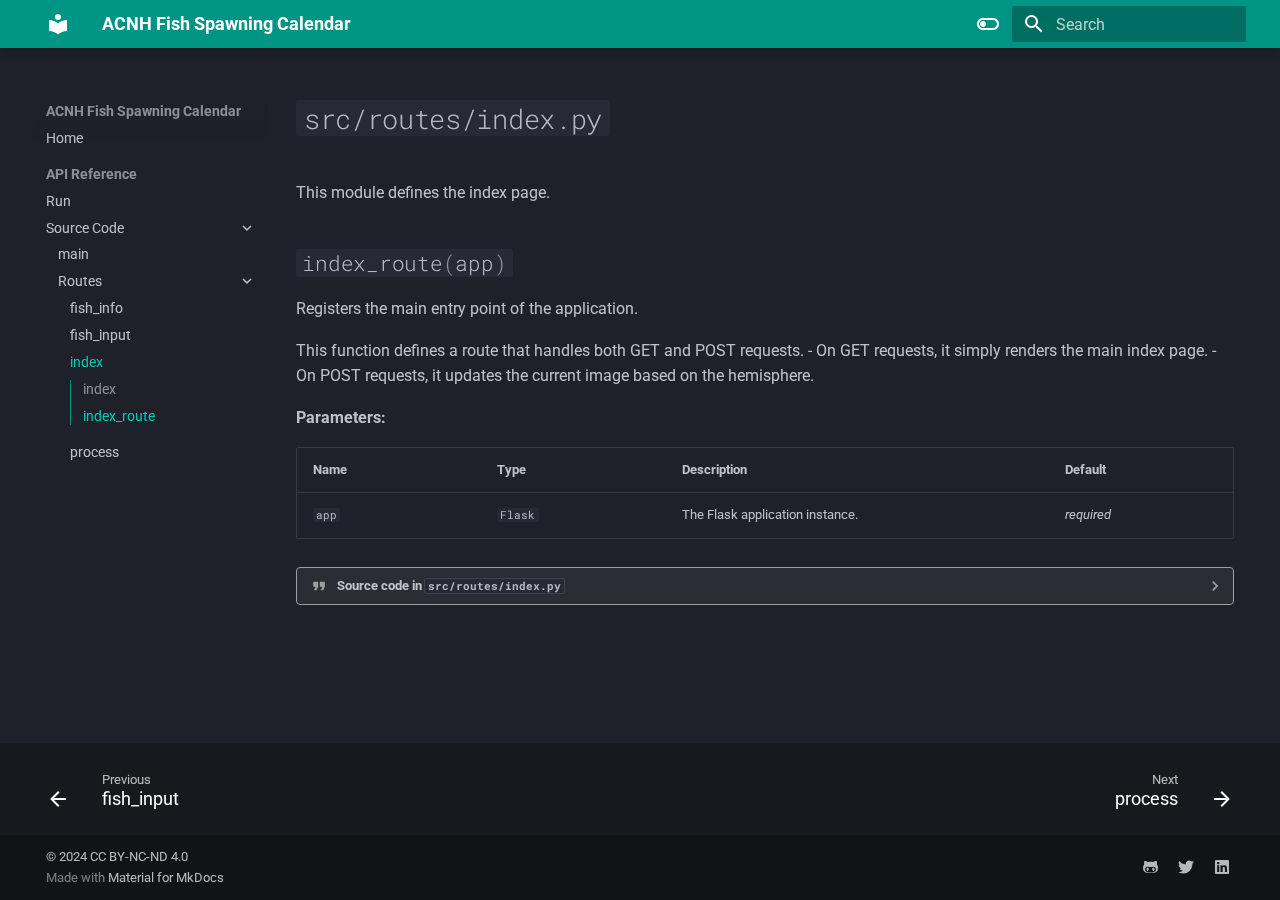
<file: src/routes/index.html>
<!doctype html>
<html lang="en" class="no-js">
  <head>
    
      <meta charset="utf-8">
      <meta name="viewport" content="width=device-width,initial-scale=1">
      
      
      
      
        <link rel="prev" href="fish_input/">
      
      
        <link rel="next" href="process/">
      
      
      <link rel="icon" href="../../assets/images/favicon.png">
      <meta name="generator" content="mkdocs-1.6.1, mkdocs-material-9.6.8">
    
    
      
        <title>index - ACNH Fish Spawning Calendar</title>
      
    
    
      <link rel="stylesheet" href="../../assets/stylesheets/main.8608ea7d.min.css">
      
        
        <link rel="stylesheet" href="../../assets/stylesheets/palette.06af60db.min.css">
      
      


    
    
      
    
    
      
        
        
        <link rel="preconnect" href="https://fonts.gstatic.com" crossorigin>
        <link rel="stylesheet" href="https://fonts.googleapis.com/css?family=Roboto:300,300i,400,400i,700,700i%7CRoboto+Mono:400,400i,700,700i&display=fallback">
        <style>:root{--md-text-font:"Roboto";--md-code-font:"Roboto Mono"}</style>
      
    
    
      <link rel="stylesheet" href="../../assets/_mkdocstrings.css">
    
    <script>__md_scope=new URL("../..",location),__md_hash=e=>[...e].reduce(((e,_)=>(e<<5)-e+_.charCodeAt(0)),0),__md_get=(e,_=localStorage,t=__md_scope)=>JSON.parse(_.getItem(t.pathname+"."+e)),__md_set=(e,_,t=localStorage,a=__md_scope)=>{try{t.setItem(a.pathname+"."+e,JSON.stringify(_))}catch(e){}}</script>
    
      

    
    
    
  </head>
  
  
    
    
      
    
    
    
    
    <body dir="ltr" data-md-color-scheme="slate" data-md-color-primary="teal" data-md-color-accent="blue">
  
    
    <input class="md-toggle" data-md-toggle="drawer" type="checkbox" id="__drawer" autocomplete="off">
    <input class="md-toggle" data-md-toggle="search" type="checkbox" id="__search" autocomplete="off">
    <label class="md-overlay" for="__drawer"></label>
    <div data-md-component="skip">
      
        
        <a href="#srcroutesindexpy" class="md-skip">
          Skip to content
        </a>
      
    </div>
    <div data-md-component="announce">
      
    </div>
    
    
      

  

<header class="md-header md-header--shadow" data-md-component="header">
  <nav class="md-header__inner md-grid" aria-label="Header">
    <a href="../.." title="ACNH Fish Spawning Calendar" class="md-header__button md-logo" aria-label="ACNH Fish Spawning Calendar" data-md-component="logo">
      
  
  <svg xmlns="http://www.w3.org/2000/svg" viewBox="0 0 24 24"><path d="M12 8a3 3 0 0 0 3-3 3 3 0 0 0-3-3 3 3 0 0 0-3 3 3 3 0 0 0 3 3m0 3.54C9.64 9.35 6.5 8 3 8v11c3.5 0 6.64 1.35 9 3.54 2.36-2.19 5.5-3.54 9-3.54V8c-3.5 0-6.64 1.35-9 3.54"/></svg>

    </a>
    <label class="md-header__button md-icon" for="__drawer">
      
      <svg xmlns="http://www.w3.org/2000/svg" viewBox="0 0 24 24"><path d="M3 6h18v2H3zm0 5h18v2H3zm0 5h18v2H3z"/></svg>
    </label>
    <div class="md-header__title" data-md-component="header-title">
      <div class="md-header__ellipsis">
        <div class="md-header__topic">
          <span class="md-ellipsis">
            ACNH Fish Spawning Calendar
          </span>
        </div>
        <div class="md-header__topic" data-md-component="header-topic">
          <span class="md-ellipsis">
            
              index
            
          </span>
        </div>
      </div>
    </div>
    
      
        <form class="md-header__option" data-md-component="palette">
  
    
    
    
    <input class="md-option" data-md-color-media="" data-md-color-scheme="slate" data-md-color-primary="teal" data-md-color-accent="blue"  aria-label="Switch to dark mode"  type="radio" name="__palette" id="__palette_0">
    
      <label class="md-header__button md-icon" title="Switch to dark mode" for="__palette_1" hidden>
        <svg xmlns="http://www.w3.org/2000/svg" viewBox="0 0 24 24"><path d="M17 6H7c-3.31 0-6 2.69-6 6s2.69 6 6 6h10c3.31 0 6-2.69 6-6s-2.69-6-6-6m0 10H7c-2.21 0-4-1.79-4-4s1.79-4 4-4h10c2.21 0 4 1.79 4 4s-1.79 4-4 4M7 9c-1.66 0-3 1.34-3 3s1.34 3 3 3 3-1.34 3-3-1.34-3-3-3"/></svg>
      </label>
    
  
    
    
    
    <input class="md-option" data-md-color-media="" data-md-color-scheme="default" data-md-color-primary="red" data-md-color-accent="blue"  aria-label="Switch to light mode"  type="radio" name="__palette" id="__palette_1">
    
      <label class="md-header__button md-icon" title="Switch to light mode" for="__palette_0" hidden>
        <svg xmlns="http://www.w3.org/2000/svg" viewBox="0 0 24 24"><path d="M17 7H7a5 5 0 0 0-5 5 5 5 0 0 0 5 5h10a5 5 0 0 0 5-5 5 5 0 0 0-5-5m0 8a3 3 0 0 1-3-3 3 3 0 0 1 3-3 3 3 0 0 1 3 3 3 3 0 0 1-3 3"/></svg>
      </label>
    
  
</form>
      
    
    
      <script>var palette=__md_get("__palette");if(palette&&palette.color){if("(prefers-color-scheme)"===palette.color.media){var media=matchMedia("(prefers-color-scheme: light)"),input=document.querySelector(media.matches?"[data-md-color-media='(prefers-color-scheme: light)']":"[data-md-color-media='(prefers-color-scheme: dark)']");palette.color.media=input.getAttribute("data-md-color-media"),palette.color.scheme=input.getAttribute("data-md-color-scheme"),palette.color.primary=input.getAttribute("data-md-color-primary"),palette.color.accent=input.getAttribute("data-md-color-accent")}for(var[key,value]of Object.entries(palette.color))document.body.setAttribute("data-md-color-"+key,value)}</script>
    
    
    
      <label class="md-header__button md-icon" for="__search">
        
        <svg xmlns="http://www.w3.org/2000/svg" viewBox="0 0 24 24"><path d="M9.5 3A6.5 6.5 0 0 1 16 9.5c0 1.61-.59 3.09-1.56 4.23l.27.27h.79l5 5-1.5 1.5-5-5v-.79l-.27-.27A6.52 6.52 0 0 1 9.5 16 6.5 6.5 0 0 1 3 9.5 6.5 6.5 0 0 1 9.5 3m0 2C7 5 5 7 5 9.5S7 14 9.5 14 14 12 14 9.5 12 5 9.5 5"/></svg>
      </label>
      <div class="md-search" data-md-component="search" role="dialog">
  <label class="md-search__overlay" for="__search"></label>
  <div class="md-search__inner" role="search">
    <form class="md-search__form" name="search">
      <input type="text" class="md-search__input" name="query" aria-label="Search" placeholder="Search" autocapitalize="off" autocorrect="off" autocomplete="off" spellcheck="false" data-md-component="search-query" required>
      <label class="md-search__icon md-icon" for="__search">
        
        <svg xmlns="http://www.w3.org/2000/svg" viewBox="0 0 24 24"><path d="M9.5 3A6.5 6.5 0 0 1 16 9.5c0 1.61-.59 3.09-1.56 4.23l.27.27h.79l5 5-1.5 1.5-5-5v-.79l-.27-.27A6.52 6.52 0 0 1 9.5 16 6.5 6.5 0 0 1 3 9.5 6.5 6.5 0 0 1 9.5 3m0 2C7 5 5 7 5 9.5S7 14 9.5 14 14 12 14 9.5 12 5 9.5 5"/></svg>
        
        <svg xmlns="http://www.w3.org/2000/svg" viewBox="0 0 24 24"><path d="M20 11v2H8l5.5 5.5-1.42 1.42L4.16 12l7.92-7.92L13.5 5.5 8 11z"/></svg>
      </label>
      <nav class="md-search__options" aria-label="Search">
        
        <button type="reset" class="md-search__icon md-icon" title="Clear" aria-label="Clear" tabindex="-1">
          
          <svg xmlns="http://www.w3.org/2000/svg" viewBox="0 0 24 24"><path d="M19 6.41 17.59 5 12 10.59 6.41 5 5 6.41 10.59 12 5 17.59 6.41 19 12 13.41 17.59 19 19 17.59 13.41 12z"/></svg>
        </button>
      </nav>
      
        <div class="md-search__suggest" data-md-component="search-suggest"></div>
      
    </form>
    <div class="md-search__output">
      <div class="md-search__scrollwrap" tabindex="0" data-md-scrollfix>
        <div class="md-search-result" data-md-component="search-result">
          <div class="md-search-result__meta">
            Initializing search
          </div>
          <ol class="md-search-result__list" role="presentation"></ol>
        </div>
      </div>
    </div>
  </div>
</div>
    
    
  </nav>
  
</header>
    
    <div class="md-container" data-md-component="container">
      
      
        
          
        
      
      <main class="md-main" data-md-component="main">
        <div class="md-main__inner md-grid">
          
            
              
              <div class="md-sidebar md-sidebar--primary" data-md-component="sidebar" data-md-type="navigation" >
                <div class="md-sidebar__scrollwrap">
                  <div class="md-sidebar__inner">
                    



  

<nav class="md-nav md-nav--primary md-nav--integrated" aria-label="Navigation" data-md-level="0">
  <label class="md-nav__title" for="__drawer">
    <a href="../.." title="ACNH Fish Spawning Calendar" class="md-nav__button md-logo" aria-label="ACNH Fish Spawning Calendar" data-md-component="logo">
      
  
  <svg xmlns="http://www.w3.org/2000/svg" viewBox="0 0 24 24"><path d="M12 8a3 3 0 0 0 3-3 3 3 0 0 0-3-3 3 3 0 0 0-3 3 3 3 0 0 0 3 3m0 3.54C9.64 9.35 6.5 8 3 8v11c3.5 0 6.64 1.35 9 3.54 2.36-2.19 5.5-3.54 9-3.54V8c-3.5 0-6.64 1.35-9 3.54"/></svg>

    </a>
    ACNH Fish Spawning Calendar
  </label>
  
  <ul class="md-nav__list" data-md-scrollfix>
    
      
      
  
  
  
  
    <li class="md-nav__item">
      <a href="../.." class="md-nav__link">
        
  
  <span class="md-ellipsis">
    Home
    
  </span>
  

      </a>
    </li>
  

    
      
      
  
  
    
  
  
  
    
    
    
      
        
        
      
    
    
    <li class="md-nav__item md-nav__item--active md-nav__item--section md-nav__item--nested">
      
        
        
        <input class="md-nav__toggle md-toggle " type="checkbox" id="__nav_2" checked>
        
          
          <label class="md-nav__link" for="__nav_2" id="__nav_2_label" tabindex="">
            
  
  <span class="md-ellipsis">
    API Reference
    
  </span>
  

            <span class="md-nav__icon md-icon"></span>
          </label>
        
        <nav class="md-nav" data-md-level="1" aria-labelledby="__nav_2_label" aria-expanded="true">
          <label class="md-nav__title" for="__nav_2">
            <span class="md-nav__icon md-icon"></span>
            API Reference
          </label>
          <ul class="md-nav__list" data-md-scrollfix>
            
              
                
  
  
  
  
    <li class="md-nav__item">
      <a href="../../run/" class="md-nav__link">
        
  
  <span class="md-ellipsis">
    Run
    
  </span>
  

      </a>
    </li>
  

              
            
              
                
  
  
    
  
  
  
    
    
    
      
    
    
    <li class="md-nav__item md-nav__item--active md-nav__item--nested">
      
        
        
        <input class="md-nav__toggle md-toggle " type="checkbox" id="__nav_2_2" checked>
        
          
          <label class="md-nav__link" for="__nav_2_2" id="__nav_2_2_label" tabindex="0">
            
  
  <span class="md-ellipsis">
    Source Code
    
  </span>
  

            <span class="md-nav__icon md-icon"></span>
          </label>
        
        <nav class="md-nav" data-md-level="2" aria-labelledby="__nav_2_2_label" aria-expanded="true">
          <label class="md-nav__title" for="__nav_2_2">
            <span class="md-nav__icon md-icon"></span>
            Source Code
          </label>
          <ul class="md-nav__list" data-md-scrollfix>
            
              
                
  
  
  
  
    <li class="md-nav__item">
      <a href="../main/" class="md-nav__link">
        
  
  <span class="md-ellipsis">
    main
    
  </span>
  

      </a>
    </li>
  

              
            
              
                
  
  
    
  
  
  
    
    
    
      
    
    
    <li class="md-nav__item md-nav__item--active md-nav__item--nested">
      
        
        
        <input class="md-nav__toggle md-toggle " type="checkbox" id="__nav_2_2_2" checked>
        
          
          <label class="md-nav__link" for="__nav_2_2_2" id="__nav_2_2_2_label" tabindex="0">
            
  
  <span class="md-ellipsis">
    Routes
    
  </span>
  

            <span class="md-nav__icon md-icon"></span>
          </label>
        
        <nav class="md-nav" data-md-level="3" aria-labelledby="__nav_2_2_2_label" aria-expanded="true">
          <label class="md-nav__title" for="__nav_2_2_2">
            <span class="md-nav__icon md-icon"></span>
            Routes
          </label>
          <ul class="md-nav__list" data-md-scrollfix>
            
              
                
  
  
  
  
    <li class="md-nav__item">
      <a href="fish_info/" class="md-nav__link">
        
  
  <span class="md-ellipsis">
    fish_info
    
  </span>
  

      </a>
    </li>
  

              
            
              
                
  
  
  
  
    <li class="md-nav__item">
      <a href="fish_input/" class="md-nav__link">
        
  
  <span class="md-ellipsis">
    fish_input
    
  </span>
  

      </a>
    </li>
  

              
            
              
                
  
  
    
  
  
  
    <li class="md-nav__item md-nav__item--active">
      
      <input class="md-nav__toggle md-toggle" type="checkbox" id="__toc">
      
      
        
      
      
        <label class="md-nav__link md-nav__link--active" for="__toc">
          
  
  <span class="md-ellipsis">
    index
    
  </span>
  

          <span class="md-nav__icon md-icon"></span>
        </label>
      
      <a href="./" class="md-nav__link md-nav__link--active">
        
  
  <span class="md-ellipsis">
    index
    
  </span>
  

      </a>
      
        

<nav class="md-nav md-nav--secondary" aria-label="Table of contents">
  
  
  
    
  
  
    <label class="md-nav__title" for="__toc">
      <span class="md-nav__icon md-icon"></span>
      Table of contents
    </label>
    <ul class="md-nav__list" data-md-component="toc" data-md-scrollfix>
      
        <li class="md-nav__item">
  <a href="#src.routes.index" class="md-nav__link">
    <span class="md-ellipsis">
      index
    </span>
  </a>
  
</li>
      
        <li class="md-nav__item">
  <a href="#src.routes.index.index_route" class="md-nav__link">
    <span class="md-ellipsis">
      index_route
    </span>
  </a>
  
</li>
      
    </ul>
  
</nav>
      
    </li>
  

              
            
              
                
  
  
  
  
    <li class="md-nav__item">
      <a href="process/" class="md-nav__link">
        
  
  <span class="md-ellipsis">
    process
    
  </span>
  

      </a>
    </li>
  

              
            
          </ul>
        </nav>
      
    </li>
  

              
            
          </ul>
        </nav>
      
    </li>
  

              
            
          </ul>
        </nav>
      
    </li>
  

    
  </ul>
</nav>
                  </div>
                </div>
              </div>
            
            
          
          
            <div class="md-content" data-md-component="content">
              <article class="md-content__inner md-typeset">
                
                  



<h1 id="srcroutesindexpy"><code>src/routes/index.py</code></h1>


<div class="doc doc-object doc-module">



<a id="src.routes.index"></a>
    <div class="doc doc-contents first">

        <p>This module defines the index page.</p>









  <div class="doc doc-children">









<div class="doc doc-object doc-function">


<h2 id="src.routes.index.index_route" class="doc doc-heading">
            <code class="highlight language-python"><span class="n">index_route</span><span class="p">(</span><span class="n">app</span><span class="p">)</span></code>

</h2>


    <div class="doc doc-contents ">

        <p>Registers the main entry point of the application.</p>
<p>This function defines a route that handles both GET and POST requests.
- On GET requests, it simply renders the main index page.
- On POST requests, it updates the current image based on the hemisphere.</p>


<p><span class="doc-section-title">Parameters:</span></p>
    <table>
      <thead>
        <tr>
          <th>Name</th>
          <th>Type</th>
          <th>Description</th>
          <th>Default</th>
        </tr>
      </thead>
      <tbody>
          <tr class="doc-section-item">
            <td>
                <code>app</code>
            </td>
            <td>
                  <code><span title="flask.Flask">Flask</span></code>
            </td>
            <td>
              <div class="doc-md-description">
                <p>The Flask application instance.</p>
              </div>
            </td>
            <td>
                <em>required</em>
            </td>
          </tr>
      </tbody>
    </table>


            <details class="quote">
              <summary>Source code in <code>src/routes/index.py</code></summary>
              <div class="highlight"><table class="highlighttable"><tr><th colspan="2" class="filename"><span class="filename">Python</span></th></tr><tr><td class="linenos"><div class="linenodiv"><pre><span></span><span class="normal"><a href="#__codelineno-0-13">13</a></span>
<span class="normal"><a href="#__codelineno-0-14">14</a></span>
<span class="normal"><a href="#__codelineno-0-15">15</a></span>
<span class="normal"><a href="#__codelineno-0-16">16</a></span>
<span class="normal"><a href="#__codelineno-0-17">17</a></span>
<span class="normal"><a href="#__codelineno-0-18">18</a></span>
<span class="normal"><a href="#__codelineno-0-19">19</a></span>
<span class="normal"><a href="#__codelineno-0-20">20</a></span>
<span class="normal"><a href="#__codelineno-0-21">21</a></span>
<span class="normal"><a href="#__codelineno-0-22">22</a></span>
<span class="normal"><a href="#__codelineno-0-23">23</a></span>
<span class="normal"><a href="#__codelineno-0-24">24</a></span>
<span class="normal"><a href="#__codelineno-0-25">25</a></span>
<span class="normal"><a href="#__codelineno-0-26">26</a></span>
<span class="normal"><a href="#__codelineno-0-27">27</a></span>
<span class="normal"><a href="#__codelineno-0-28">28</a></span>
<span class="normal"><a href="#__codelineno-0-29">29</a></span>
<span class="normal"><a href="#__codelineno-0-30">30</a></span>
<span class="normal"><a href="#__codelineno-0-31">31</a></span>
<span class="normal"><a href="#__codelineno-0-32">32</a></span>
<span class="normal"><a href="#__codelineno-0-33">33</a></span>
<span class="normal"><a href="#__codelineno-0-34">34</a></span>
<span class="normal"><a href="#__codelineno-0-35">35</a></span>
<span class="normal"><a href="#__codelineno-0-36">36</a></span>
<span class="normal"><a href="#__codelineno-0-37">37</a></span>
<span class="normal"><a href="#__codelineno-0-38">38</a></span>
<span class="normal"><a href="#__codelineno-0-39">39</a></span>
<span class="normal"><a href="#__codelineno-0-40">40</a></span>
<span class="normal"><a href="#__codelineno-0-41">41</a></span>
<span class="normal"><a href="#__codelineno-0-42">42</a></span>
<span class="normal"><a href="#__codelineno-0-43">43</a></span>
<span class="normal"><a href="#__codelineno-0-44">44</a></span>
<span class="normal"><a href="#__codelineno-0-45">45</a></span>
<span class="normal"><a href="#__codelineno-0-46">46</a></span>
<span class="normal"><a href="#__codelineno-0-47">47</a></span>
<span class="normal"><a href="#__codelineno-0-48">48</a></span>
<span class="normal"><a href="#__codelineno-0-49">49</a></span>
<span class="normal"><a href="#__codelineno-0-50">50</a></span>
<span class="normal"><a href="#__codelineno-0-51">51</a></span>
<span class="normal"><a href="#__codelineno-0-52">52</a></span></pre></div></td><td class="code"><div><pre><span></span><code><span id="__span-0-13"><a id="__codelineno-0-13" name="__codelineno-0-13"></a><span class="k">def</span><span class="w"> </span><span class="nf">index_route</span><span class="p">(</span><span class="n">app</span><span class="p">):</span>
</span><span id="__span-0-14"><a id="__codelineno-0-14" name="__codelineno-0-14"></a><span class="w">    </span><span class="sd">&quot;&quot;&quot;</span>
</span><span id="__span-0-15"><a id="__codelineno-0-15" name="__codelineno-0-15"></a><span class="sd">    Registers the main entry point of the application.</span>
</span><span id="__span-0-16"><a id="__codelineno-0-16" name="__codelineno-0-16"></a>
</span><span id="__span-0-17"><a id="__codelineno-0-17" name="__codelineno-0-17"></a><span class="sd">    This function defines a route that handles both GET and POST requests.</span>
</span><span id="__span-0-18"><a id="__codelineno-0-18" name="__codelineno-0-18"></a><span class="sd">    - On GET requests, it simply renders the main index page.</span>
</span><span id="__span-0-19"><a id="__codelineno-0-19" name="__codelineno-0-19"></a><span class="sd">    - On POST requests, it updates the current image based on the hemisphere.</span>
</span><span id="__span-0-20"><a id="__codelineno-0-20" name="__codelineno-0-20"></a>
</span><span id="__span-0-21"><a id="__codelineno-0-21" name="__codelineno-0-21"></a><span class="sd">    Args:</span>
</span><span id="__span-0-22"><a id="__codelineno-0-22" name="__codelineno-0-22"></a><span class="sd">        app (Flask): The Flask application instance.</span>
</span><span id="__span-0-23"><a id="__codelineno-0-23" name="__codelineno-0-23"></a><span class="sd">    &quot;&quot;&quot;</span>
</span><span id="__span-0-24"><a id="__codelineno-0-24" name="__codelineno-0-24"></a>    <span class="nd">@app</span><span class="o">.</span><span class="n">route</span><span class="p">(</span><span class="s2">&quot;/&quot;</span><span class="p">,</span> <span class="n">methods</span><span class="o">=</span><span class="p">[</span><span class="s2">&quot;GET&quot;</span><span class="p">,</span> <span class="s2">&quot;POST&quot;</span><span class="p">])</span>
</span><span id="__span-0-25"><a id="__codelineno-0-25" name="__codelineno-0-25"></a>    <span class="k">def</span><span class="w"> </span><span class="nf">index</span><span class="p">():</span>
</span><span id="__span-0-26"><a id="__codelineno-0-26" name="__codelineno-0-26"></a><span class="w">        </span><span class="sd">&quot;&quot;&quot;</span>
</span><span id="__span-0-27"><a id="__codelineno-0-27" name="__codelineno-0-27"></a><span class="sd">        Handles requests to the main &#39;/&#39; route.</span>
</span><span id="__span-0-28"><a id="__codelineno-0-28" name="__codelineno-0-28"></a>
</span><span id="__span-0-29"><a id="__codelineno-0-29" name="__codelineno-0-29"></a><span class="sd">        If the request method is POST, it checks for a hemisphere selection and</span>
</span><span id="__span-0-30"><a id="__codelineno-0-30" name="__codelineno-0-30"></a><span class="sd">        updates the corresponding spawning calendar image. Then, it renders the</span>
</span><span id="__span-0-31"><a id="__codelineno-0-31" name="__codelineno-0-31"></a><span class="sd">        index page with the available fish data.</span>
</span><span id="__span-0-32"><a id="__codelineno-0-32" name="__codelineno-0-32"></a><span class="sd">        &quot;&quot;&quot;</span>
</span><span id="__span-0-33"><a id="__codelineno-0-33" name="__codelineno-0-33"></a>        <span class="n">logging</span><span class="o">.</span><span class="n">debug</span><span class="p">(</span><span class="s2">&quot;Handling request to &#39;/&#39; route&quot;</span><span class="p">)</span>
</span><span id="__span-0-34"><a id="__codelineno-0-34" name="__codelineno-0-34"></a>        <span class="k">if</span> <span class="n">request</span><span class="o">.</span><span class="n">method</span> <span class="o">==</span> <span class="s2">&quot;POST&quot;</span><span class="p">:</span>
</span><span id="__span-0-35"><a id="__codelineno-0-35" name="__codelineno-0-35"></a>            <span class="n">logging</span><span class="o">.</span><span class="n">debug</span><span class="p">(</span><span class="s2">&quot;Received POST request&quot;</span><span class="p">)</span>
</span><span id="__span-0-36"><a id="__codelineno-0-36" name="__codelineno-0-36"></a>            <span class="n">button</span> <span class="o">=</span> <span class="n">request</span><span class="o">.</span><span class="n">form</span><span class="o">.</span><span class="n">get</span><span class="p">(</span><span class="s2">&quot;hemisphere&quot;</span><span class="p">)</span>
</span><span id="__span-0-37"><a id="__codelineno-0-37" name="__codelineno-0-37"></a>            <span class="k">if</span> <span class="n">button</span> <span class="o">==</span> <span class="s2">&quot;NH&quot;</span><span class="p">:</span>
</span><span id="__span-0-38"><a id="__codelineno-0-38" name="__codelineno-0-38"></a>                <span class="n">ut</span><span class="o">.</span><span class="n">CURRENT_IMAGE</span> <span class="o">=</span> <span class="s2">&quot;static/images/NH_spawning_calendar.png&quot;</span>
</span><span id="__span-0-39"><a id="__codelineno-0-39" name="__codelineno-0-39"></a>            <span class="k">elif</span> <span class="n">button</span> <span class="o">==</span> <span class="s2">&quot;SH&quot;</span><span class="p">:</span>
</span><span id="__span-0-40"><a id="__codelineno-0-40" name="__codelineno-0-40"></a>                <span class="n">ut</span><span class="o">.</span><span class="n">CURRENT_IMAGE</span> <span class="o">=</span> <span class="s2">&quot;static/images/SH_spawning_calendar.png&quot;</span>
</span><span id="__span-0-41"><a id="__codelineno-0-41" name="__codelineno-0-41"></a>
</span><span id="__span-0-42"><a id="__codelineno-0-42" name="__codelineno-0-42"></a>        <span class="n">logging</span><span class="o">.</span><span class="n">debug</span><span class="p">(</span><span class="s2">&quot;All Fish List: </span><span class="si">%s</span><span class="s2">&quot;</span><span class="p">,</span> <span class="n">ut</span><span class="o">.</span><span class="n">all_fish_list</span><span class="p">)</span>
</span><span id="__span-0-43"><a id="__codelineno-0-43" name="__codelineno-0-43"></a>        <span class="n">logging</span><span class="o">.</span><span class="n">debug</span><span class="p">(</span><span class="s2">&quot;Uncaught Fish List: </span><span class="si">%s</span><span class="s2">&quot;</span><span class="p">,</span> <span class="n">ut</span><span class="o">.</span><span class="n">uncaught</span><span class="p">)</span>
</span><span id="__span-0-44"><a id="__codelineno-0-44" name="__codelineno-0-44"></a>
</span><span id="__span-0-45"><a id="__codelineno-0-45" name="__codelineno-0-45"></a>        <span class="k">return</span> <span class="n">render_template</span><span class="p">(</span>
</span><span id="__span-0-46"><a id="__codelineno-0-46" name="__codelineno-0-46"></a>            <span class="s2">&quot;index.html&quot;</span><span class="p">,</span>
</span><span id="__span-0-47"><a id="__codelineno-0-47" name="__codelineno-0-47"></a>            <span class="n">fish_list</span><span class="o">=</span><span class="n">ut</span><span class="o">.</span><span class="n">all_fish_list</span><span class="p">,</span>
</span><span id="__span-0-48"><a id="__codelineno-0-48" name="__codelineno-0-48"></a>            <span class="n">uncaught_fish</span><span class="o">=</span><span class="n">ut</span><span class="o">.</span><span class="n">uncaught</span><span class="p">,</span>
</span><span id="__span-0-49"><a id="__codelineno-0-49" name="__codelineno-0-49"></a>            <span class="n">fish_list_json</span><span class="o">=</span><span class="n">json</span><span class="o">.</span><span class="n">dumps</span><span class="p">(</span><span class="n">ut</span><span class="o">.</span><span class="n">all_fish_list</span><span class="p">),</span>
</span><span id="__span-0-50"><a id="__codelineno-0-50" name="__codelineno-0-50"></a>            <span class="n">uncaught_fish_json</span><span class="o">=</span><span class="n">json</span><span class="o">.</span><span class="n">dumps</span><span class="p">(</span><span class="nb">sorted</span><span class="p">(</span><span class="n">ut</span><span class="o">.</span><span class="n">uncaught</span><span class="p">,</span> <span class="n">key</span><span class="o">=</span><span class="nb">str</span><span class="o">.</span><span class="n">lower</span><span class="p">)),</span>
</span><span id="__span-0-51"><a id="__codelineno-0-51" name="__codelineno-0-51"></a>            <span class="n">image_url</span><span class="o">=</span><span class="n">ut</span><span class="o">.</span><span class="n">CURRENT_IMAGE</span>
</span><span id="__span-0-52"><a id="__codelineno-0-52" name="__codelineno-0-52"></a>        <span class="p">)</span>
</span></code></pre></div></td></tr></table></div>
            </details>
    </div>

</div>



  </div>

    </div>

</div>












                
              </article>
            </div>
          
          
  <script>var tabs=__md_get("__tabs");if(Array.isArray(tabs))e:for(var set of document.querySelectorAll(".tabbed-set")){var labels=set.querySelector(".tabbed-labels");for(var tab of tabs)for(var label of labels.getElementsByTagName("label"))if(label.innerText.trim()===tab){var input=document.getElementById(label.htmlFor);input.checked=!0;continue e}}</script>

<script>var target=document.getElementById(location.hash.slice(1));target&&target.name&&(target.checked=target.name.startsWith("__tabbed_"))</script>
        </div>
        
          <button type="button" class="md-top md-icon" data-md-component="top" hidden>
  
  <svg xmlns="http://www.w3.org/2000/svg" viewBox="0 0 24 24"><path d="M13 20h-2V8l-5.5 5.5-1.42-1.42L12 4.16l7.92 7.92-1.42 1.42L13 8z"/></svg>
  Back to top
</button>
        
      </main>
      
        <footer class="md-footer">
  
    
      
      <nav class="md-footer__inner md-grid" aria-label="Footer" >
        
          
          <a href="fish_input/" class="md-footer__link md-footer__link--prev" aria-label="Previous: fish_input">
            <div class="md-footer__button md-icon">
              
              <svg xmlns="http://www.w3.org/2000/svg" viewBox="0 0 24 24"><path d="M20 11v2H8l5.5 5.5-1.42 1.42L4.16 12l7.92-7.92L13.5 5.5 8 11z"/></svg>
            </div>
            <div class="md-footer__title">
              <span class="md-footer__direction">
                Previous
              </span>
              <div class="md-ellipsis">
                fish_input
              </div>
            </div>
          </a>
        
        
          
          <a href="process/" class="md-footer__link md-footer__link--next" aria-label="Next: process">
            <div class="md-footer__title">
              <span class="md-footer__direction">
                Next
              </span>
              <div class="md-ellipsis">
                process
              </div>
            </div>
            <div class="md-footer__button md-icon">
              
              <svg xmlns="http://www.w3.org/2000/svg" viewBox="0 0 24 24"><path d="M4 11v2h12l-5.5 5.5 1.42 1.42L19.84 12l-7.92-7.92L10.5 5.5 16 11z"/></svg>
            </div>
          </a>
        
      </nav>
    
  
  <div class="md-footer-meta md-typeset">
    <div class="md-footer-meta__inner md-grid">
      <div class="md-copyright">
  
    <div class="md-copyright__highlight">
      &copy; 2024 <a href="https://creativecommons.org/licenses/by-nc-nd/4.0"  target="_blank" rel="noopener">CC BY-NC-ND 4.0</a>

    </div>
  
  
    Made with
    <a href="https://squidfunk.github.io/mkdocs-material/" target="_blank" rel="noopener">
      Material for MkDocs
    </a>
  
</div>
      
        <div class="md-social">
  
    
    
    
    
      
      
    
    <a href="https://github.com/james-willett" target="_blank" rel="noopener" title="github.com" class="md-social__link">
      <svg xmlns="http://www.w3.org/2000/svg" viewBox="0 0 480 512"><!--! Font Awesome Free 6.7.2 by @fontawesome - https://fontawesome.com License - https://fontawesome.com/license/free (Icons: CC BY 4.0, Fonts: SIL OFL 1.1, Code: MIT License) Copyright 2024 Fonticons, Inc.--><path d="M186.1 328.7c0 20.9-10.9 55.1-36.7 55.1s-36.7-34.2-36.7-55.1 10.9-55.1 36.7-55.1 36.7 34.2 36.7 55.1M480 278.2c0 31.9-3.2 65.7-17.5 95-37.9 76.6-142.1 74.8-216.7 74.8-75.8 0-186.2 2.7-225.6-74.8-14.6-29-20.2-63.1-20.2-95 0-41.9 13.9-81.5 41.5-113.6-5.2-15.8-7.7-32.4-7.7-48.8 0-21.5 4.9-32.3 14.6-51.8 45.3 0 74.3 9 108.8 36 29-6.9 58.8-10 88.7-10 27 0 54.2 2.9 80.4 9.2 34-26.7 63-35.2 107.8-35.2 9.8 19.5 14.6 30.3 14.6 51.8 0 16.4-2.6 32.7-7.7 48.2 27.5 32.4 39 72.3 39 114.2m-64.3 50.5c0-43.9-26.7-82.6-73.5-82.6-18.9 0-37 3.4-56 6-14.9 2.3-29.8 3.2-45.1 3.2-15.2 0-30.1-.9-45.1-3.2-18.7-2.6-37-6-56-6-46.8 0-73.5 38.7-73.5 82.6 0 87.8 80.4 101.3 150.4 101.3h48.2c70.3 0 150.6-13.4 150.6-101.3m-82.6-55.1c-25.8 0-36.7 34.2-36.7 55.1s10.9 55.1 36.7 55.1 36.7-34.2 36.7-55.1-10.9-55.1-36.7-55.1"/></svg>
    </a>
  
    
    
    
    
      
      
    
    <a href="https://twitter.com/TheJamesWillett" target="_blank" rel="noopener" title="twitter.com" class="md-social__link">
      <svg xmlns="http://www.w3.org/2000/svg" viewBox="0 0 512 512"><!--! Font Awesome Free 6.7.2 by @fontawesome - https://fontawesome.com License - https://fontawesome.com/license/free (Icons: CC BY 4.0, Fonts: SIL OFL 1.1, Code: MIT License) Copyright 2024 Fonticons, Inc.--><path d="M459.37 151.716c.325 4.548.325 9.097.325 13.645 0 138.72-105.583 298.558-298.558 298.558-59.452 0-114.68-17.219-161.137-47.106 8.447.974 16.568 1.299 25.34 1.299 49.055 0 94.213-16.568 130.274-44.832-46.132-.975-84.792-31.188-98.112-72.772 6.498.974 12.995 1.624 19.818 1.624 9.421 0 18.843-1.3 27.614-3.573-48.081-9.747-84.143-51.98-84.143-102.985v-1.299c13.969 7.797 30.214 12.67 47.431 13.319-28.264-18.843-46.781-51.005-46.781-87.391 0-19.492 5.197-37.36 14.294-52.954 51.655 63.675 129.3 105.258 216.365 109.807-1.624-7.797-2.599-15.918-2.599-24.04 0-57.828 46.782-104.934 104.934-104.934 30.213 0 57.502 12.67 76.67 33.137 23.715-4.548 46.456-13.32 66.599-25.34-7.798 24.366-24.366 44.833-46.132 57.827 21.117-2.273 41.584-8.122 60.426-16.243-14.292 20.791-32.161 39.308-52.628 54.253"/></svg>
    </a>
  
    
    
    
    
      
      
    
    <a href="https://www.linkedin.com/in/willettjames/" target="_blank" rel="noopener" title="www.linkedin.com" class="md-social__link">
      <svg xmlns="http://www.w3.org/2000/svg" viewBox="0 0 448 512"><!--! Font Awesome Free 6.7.2 by @fontawesome - https://fontawesome.com License - https://fontawesome.com/license/free (Icons: CC BY 4.0, Fonts: SIL OFL 1.1, Code: MIT License) Copyright 2024 Fonticons, Inc.--><path d="M416 32H31.9C14.3 32 0 46.5 0 64.3v383.4C0 465.5 14.3 480 31.9 480H416c17.6 0 32-14.5 32-32.3V64.3c0-17.8-14.4-32.3-32-32.3M135.4 416H69V202.2h66.5V416zm-33.2-243c-21.3 0-38.5-17.3-38.5-38.5S80.9 96 102.2 96c21.2 0 38.5 17.3 38.5 38.5 0 21.3-17.2 38.5-38.5 38.5m282.1 243h-66.4V312c0-24.8-.5-56.7-34.5-56.7-34.6 0-39.9 27-39.9 54.9V416h-66.4V202.2h63.7v29.2h.9c8.9-16.8 30.6-34.5 62.9-34.5 67.2 0 79.7 44.3 79.7 101.9z"/></svg>
    </a>
  
</div>
      
    </div>
  </div>
</footer>
      
    </div>
    <div class="md-dialog" data-md-component="dialog">
      <div class="md-dialog__inner md-typeset"></div>
    </div>
    
    
    <script id="__config" type="application/json">{"base": "../..", "features": ["navigation.sections", "navigation.footer", "toc.integrate", "navigation.top", "search.suggest", "search.highlight", "content.tabs.link", "content.code.annotation", "content.code.copy"], "search": "../../assets/javascripts/workers/search.f8cc74c7.min.js", "translations": {"clipboard.copied": "Copied to clipboard", "clipboard.copy": "Copy to clipboard", "search.result.more.one": "1 more on this page", "search.result.more.other": "# more on this page", "search.result.none": "No matching documents", "search.result.one": "1 matching document", "search.result.other": "# matching documents", "search.result.placeholder": "Type to start searching", "search.result.term.missing": "Missing", "select.version": "Select version"}}</script>
    
    
      <script src="../../assets/javascripts/bundle.c8b220af.min.js"></script>
      
    
  </body>
</html>
</file>
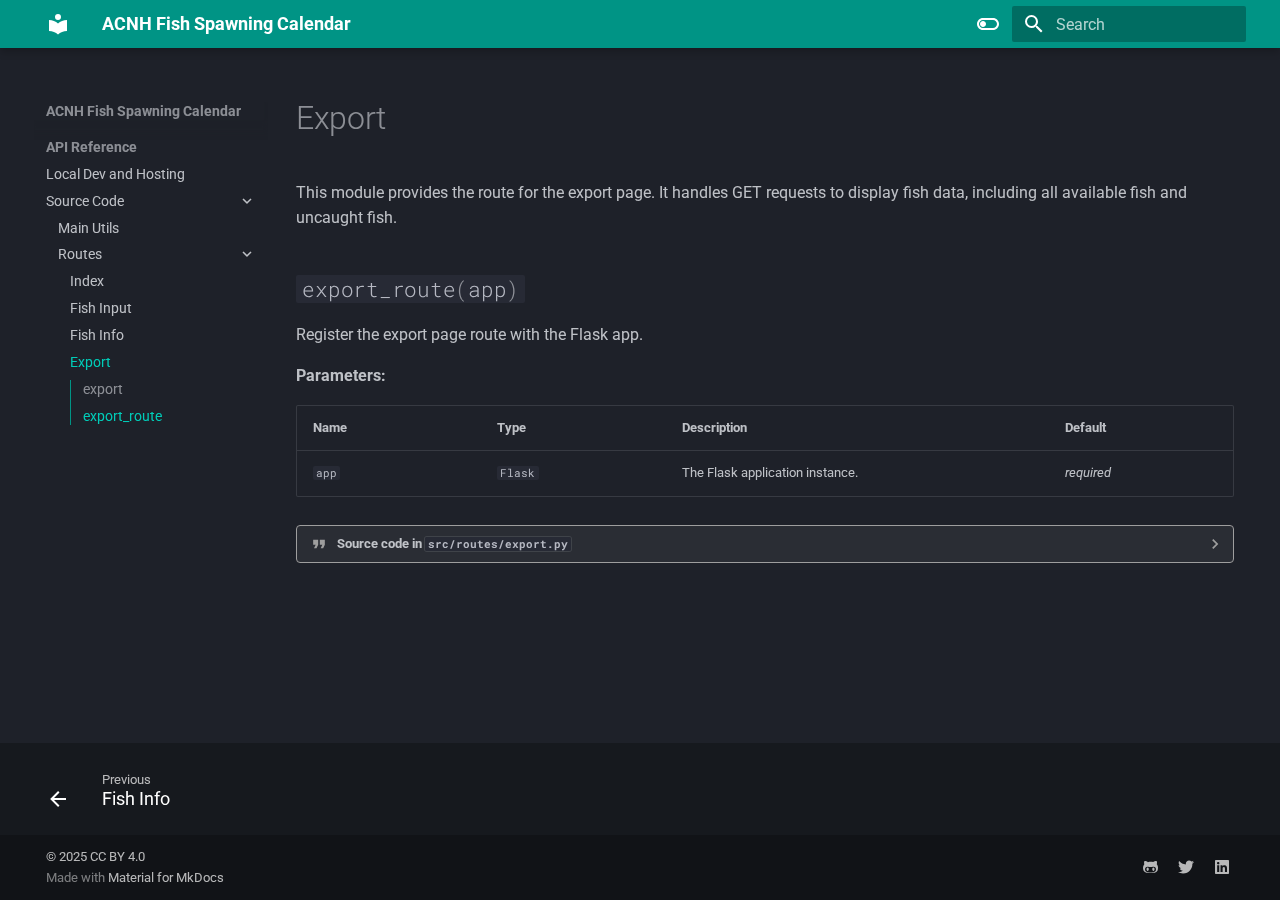
<file: src/routes/export/index.html>
<!doctype html>
<html lang="en" class="no-js">
  <head>
    
      <meta charset="utf-8">
      <meta name="viewport" content="width=device-width,initial-scale=1">
      
      
      
      
        <link rel="prev" href="../fish_info/">
      
      
      
      <link rel="icon" href="../../../assets/images/favicon.png">
      <meta name="generator" content="mkdocs-1.6.1, mkdocs-material-9.5.49">
    
    
      
        <title>Export - ACNH Fish Spawning Calendar</title>
      
    
    
      <link rel="stylesheet" href="../../../assets/stylesheets/main.6f8fc17f.min.css">
      
        
        <link rel="stylesheet" href="../../../assets/stylesheets/palette.06af60db.min.css">
      
      


    
    
      
    
    
      
        
        
        <link rel="preconnect" href="https://fonts.gstatic.com" crossorigin>
        <link rel="stylesheet" href="https://fonts.googleapis.com/css?family=Roboto:300,300i,400,400i,700,700i%7CRoboto+Mono:400,400i,700,700i&display=fallback">
        <style>:root{--md-text-font:"Roboto";--md-code-font:"Roboto Mono"}</style>
      
    
    
      <link rel="stylesheet" href="../../../assets/_mkdocstrings.css">
    
    <script>__md_scope=new URL("../../..",location),__md_hash=e=>[...e].reduce(((e,_)=>(e<<5)-e+_.charCodeAt(0)),0),__md_get=(e,_=localStorage,t=__md_scope)=>JSON.parse(_.getItem(t.pathname+"."+e)),__md_set=(e,_,t=localStorage,a=__md_scope)=>{try{t.setItem(a.pathname+"."+e,JSON.stringify(_))}catch(e){}}</script>
    
      

    
    
    
  </head>
  
  
    
    
      
    
    
    
    
    <body dir="ltr" data-md-color-scheme="slate" data-md-color-primary="teal" data-md-color-accent="blue">
  
    
    <input class="md-toggle" data-md-toggle="drawer" type="checkbox" id="__drawer" autocomplete="off">
    <input class="md-toggle" data-md-toggle="search" type="checkbox" id="__search" autocomplete="off">
    <label class="md-overlay" for="__drawer"></label>
    <div data-md-component="skip">
      
        
        <a href="#export" class="md-skip">
          Skip to content
        </a>
      
    </div>
    <div data-md-component="announce">
      
    </div>
    
    
      

  

<header class="md-header md-header--shadow" data-md-component="header">
  <nav class="md-header__inner md-grid" aria-label="Header">
    <a href="../../.." title="ACNH Fish Spawning Calendar" class="md-header__button md-logo" aria-label="ACNH Fish Spawning Calendar" data-md-component="logo">
      
  
  <svg xmlns="http://www.w3.org/2000/svg" viewBox="0 0 24 24"><path d="M12 8a3 3 0 0 0 3-3 3 3 0 0 0-3-3 3 3 0 0 0-3 3 3 3 0 0 0 3 3m0 3.54C9.64 9.35 6.5 8 3 8v11c3.5 0 6.64 1.35 9 3.54 2.36-2.19 5.5-3.54 9-3.54V8c-3.5 0-6.64 1.35-9 3.54"/></svg>

    </a>
    <label class="md-header__button md-icon" for="__drawer">
      
      <svg xmlns="http://www.w3.org/2000/svg" viewBox="0 0 24 24"><path d="M3 6h18v2H3zm0 5h18v2H3zm0 5h18v2H3z"/></svg>
    </label>
    <div class="md-header__title" data-md-component="header-title">
      <div class="md-header__ellipsis">
        <div class="md-header__topic">
          <span class="md-ellipsis">
            ACNH Fish Spawning Calendar
          </span>
        </div>
        <div class="md-header__topic" data-md-component="header-topic">
          <span class="md-ellipsis">
            
              Export
            
          </span>
        </div>
      </div>
    </div>
    
      
        <form class="md-header__option" data-md-component="palette">
  
    
    
    
    <input class="md-option" data-md-color-media="" data-md-color-scheme="slate" data-md-color-primary="teal" data-md-color-accent="blue"  aria-label="Switch to dark mode"  type="radio" name="__palette" id="__palette_0">
    
      <label class="md-header__button md-icon" title="Switch to dark mode" for="__palette_1" hidden>
        <svg xmlns="http://www.w3.org/2000/svg" viewBox="0 0 24 24"><path d="M17 6H7c-3.31 0-6 2.69-6 6s2.69 6 6 6h10c3.31 0 6-2.69 6-6s-2.69-6-6-6m0 10H7c-2.21 0-4-1.79-4-4s1.79-4 4-4h10c2.21 0 4 1.79 4 4s-1.79 4-4 4M7 9c-1.66 0-3 1.34-3 3s1.34 3 3 3 3-1.34 3-3-1.34-3-3-3"/></svg>
      </label>
    
  
    
    
    
    <input class="md-option" data-md-color-media="" data-md-color-scheme="default" data-md-color-primary="red" data-md-color-accent="blue"  aria-label="Switch to light mode"  type="radio" name="__palette" id="__palette_1">
    
      <label class="md-header__button md-icon" title="Switch to light mode" for="__palette_0" hidden>
        <svg xmlns="http://www.w3.org/2000/svg" viewBox="0 0 24 24"><path d="M17 7H7a5 5 0 0 0-5 5 5 5 0 0 0 5 5h10a5 5 0 0 0 5-5 5 5 0 0 0-5-5m0 8a3 3 0 0 1-3-3 3 3 0 0 1 3-3 3 3 0 0 1 3 3 3 3 0 0 1-3 3"/></svg>
      </label>
    
  
</form>
      
    
    
      <script>var palette=__md_get("__palette");if(palette&&palette.color){if("(prefers-color-scheme)"===palette.color.media){var media=matchMedia("(prefers-color-scheme: light)"),input=document.querySelector(media.matches?"[data-md-color-media='(prefers-color-scheme: light)']":"[data-md-color-media='(prefers-color-scheme: dark)']");palette.color.media=input.getAttribute("data-md-color-media"),palette.color.scheme=input.getAttribute("data-md-color-scheme"),palette.color.primary=input.getAttribute("data-md-color-primary"),palette.color.accent=input.getAttribute("data-md-color-accent")}for(var[key,value]of Object.entries(palette.color))document.body.setAttribute("data-md-color-"+key,value)}</script>
    
    
    
      <label class="md-header__button md-icon" for="__search">
        
        <svg xmlns="http://www.w3.org/2000/svg" viewBox="0 0 24 24"><path d="M9.5 3A6.5 6.5 0 0 1 16 9.5c0 1.61-.59 3.09-1.56 4.23l.27.27h.79l5 5-1.5 1.5-5-5v-.79l-.27-.27A6.52 6.52 0 0 1 9.5 16 6.5 6.5 0 0 1 3 9.5 6.5 6.5 0 0 1 9.5 3m0 2C7 5 5 7 5 9.5S7 14 9.5 14 14 12 14 9.5 12 5 9.5 5"/></svg>
      </label>
      <div class="md-search" data-md-component="search" role="dialog">
  <label class="md-search__overlay" for="__search"></label>
  <div class="md-search__inner" role="search">
    <form class="md-search__form" name="search">
      <input type="text" class="md-search__input" name="query" aria-label="Search" placeholder="Search" autocapitalize="off" autocorrect="off" autocomplete="off" spellcheck="false" data-md-component="search-query" required>
      <label class="md-search__icon md-icon" for="__search">
        
        <svg xmlns="http://www.w3.org/2000/svg" viewBox="0 0 24 24"><path d="M9.5 3A6.5 6.5 0 0 1 16 9.5c0 1.61-.59 3.09-1.56 4.23l.27.27h.79l5 5-1.5 1.5-5-5v-.79l-.27-.27A6.52 6.52 0 0 1 9.5 16 6.5 6.5 0 0 1 3 9.5 6.5 6.5 0 0 1 9.5 3m0 2C7 5 5 7 5 9.5S7 14 9.5 14 14 12 14 9.5 12 5 9.5 5"/></svg>
        
        <svg xmlns="http://www.w3.org/2000/svg" viewBox="0 0 24 24"><path d="M20 11v2H8l5.5 5.5-1.42 1.42L4.16 12l7.92-7.92L13.5 5.5 8 11z"/></svg>
      </label>
      <nav class="md-search__options" aria-label="Search">
        
        <button type="reset" class="md-search__icon md-icon" title="Clear" aria-label="Clear" tabindex="-1">
          
          <svg xmlns="http://www.w3.org/2000/svg" viewBox="0 0 24 24"><path d="M19 6.41 17.59 5 12 10.59 6.41 5 5 6.41 10.59 12 5 17.59 6.41 19 12 13.41 17.59 19 19 17.59 13.41 12z"/></svg>
        </button>
      </nav>
      
        <div class="md-search__suggest" data-md-component="search-suggest"></div>
      
    </form>
    <div class="md-search__output">
      <div class="md-search__scrollwrap" tabindex="0" data-md-scrollfix>
        <div class="md-search-result" data-md-component="search-result">
          <div class="md-search-result__meta">
            Initializing search
          </div>
          <ol class="md-search-result__list" role="presentation"></ol>
        </div>
      </div>
    </div>
  </div>
</div>
    
    
  </nav>
  
</header>
    
    <div class="md-container" data-md-component="container">
      
      
        
          
        
      
      <main class="md-main" data-md-component="main">
        <div class="md-main__inner md-grid">
          
            
              
              <div class="md-sidebar md-sidebar--primary" data-md-component="sidebar" data-md-type="navigation" >
                <div class="md-sidebar__scrollwrap">
                  <div class="md-sidebar__inner">
                    



  

<nav class="md-nav md-nav--primary md-nav--integrated" aria-label="Navigation" data-md-level="0">
  <label class="md-nav__title" for="__drawer">
    <a href="../../.." title="ACNH Fish Spawning Calendar" class="md-nav__button md-logo" aria-label="ACNH Fish Spawning Calendar" data-md-component="logo">
      
  
  <svg xmlns="http://www.w3.org/2000/svg" viewBox="0 0 24 24"><path d="M12 8a3 3 0 0 0 3-3 3 3 0 0 0-3-3 3 3 0 0 0-3 3 3 3 0 0 0 3 3m0 3.54C9.64 9.35 6.5 8 3 8v11c3.5 0 6.64 1.35 9 3.54 2.36-2.19 5.5-3.54 9-3.54V8c-3.5 0-6.64 1.35-9 3.54"/></svg>

    </a>
    ACNH Fish Spawning Calendar
  </label>
  
  <ul class="md-nav__list" data-md-scrollfix>
    
      
      
  
  
    
  
  
  
    
    
    
      
        
        
      
    
    
    <li class="md-nav__item md-nav__item--active md-nav__item--section md-nav__item--nested">
      
        
        
        <input class="md-nav__toggle md-toggle " type="checkbox" id="__nav_1" checked>
        
          
          <label class="md-nav__link" for="__nav_1" id="__nav_1_label" tabindex="">
            
  
  <span class="md-ellipsis">
    API Reference
  </span>
  

            <span class="md-nav__icon md-icon"></span>
          </label>
        
        <nav class="md-nav" data-md-level="1" aria-labelledby="__nav_1_label" aria-expanded="true">
          <label class="md-nav__title" for="__nav_1">
            <span class="md-nav__icon md-icon"></span>
            API Reference
          </label>
          <ul class="md-nav__list" data-md-scrollfix>
            
              
                
  
  
  
  
    <li class="md-nav__item">
      <a href="../../.." class="md-nav__link">
        
  
  <span class="md-ellipsis">
    Local Dev and Hosting
  </span>
  

      </a>
    </li>
  

              
            
              
                
  
  
    
  
  
  
    
    
    
      
    
    
    <li class="md-nav__item md-nav__item--active md-nav__item--nested">
      
        
        
        <input class="md-nav__toggle md-toggle " type="checkbox" id="__nav_1_2" checked>
        
          
          <label class="md-nav__link" for="__nav_1_2" id="__nav_1_2_label" tabindex="0">
            
  
  <span class="md-ellipsis">
    Source Code
  </span>
  

            <span class="md-nav__icon md-icon"></span>
          </label>
        
        <nav class="md-nav" data-md-level="2" aria-labelledby="__nav_1_2_label" aria-expanded="true">
          <label class="md-nav__title" for="__nav_1_2">
            <span class="md-nav__icon md-icon"></span>
            Source Code
          </label>
          <ul class="md-nav__list" data-md-scrollfix>
            
              
                
  
  
  
  
    <li class="md-nav__item">
      <a href="../../main/" class="md-nav__link">
        
  
  <span class="md-ellipsis">
    Main Utils
  </span>
  

      </a>
    </li>
  

              
            
              
                
  
  
    
  
  
  
    
    
    
      
    
    
    <li class="md-nav__item md-nav__item--active md-nav__item--nested">
      
        
        
        <input class="md-nav__toggle md-toggle " type="checkbox" id="__nav_1_2_2" checked>
        
          
          <label class="md-nav__link" for="__nav_1_2_2" id="__nav_1_2_2_label" tabindex="0">
            
  
  <span class="md-ellipsis">
    Routes
  </span>
  

            <span class="md-nav__icon md-icon"></span>
          </label>
        
        <nav class="md-nav" data-md-level="3" aria-labelledby="__nav_1_2_2_label" aria-expanded="true">
          <label class="md-nav__title" for="__nav_1_2_2">
            <span class="md-nav__icon md-icon"></span>
            Routes
          </label>
          <ul class="md-nav__list" data-md-scrollfix>
            
              
                
  
  
  
  
    <li class="md-nav__item">
      <a href="../" class="md-nav__link">
        
  
  <span class="md-ellipsis">
    Index
  </span>
  

      </a>
    </li>
  

              
            
              
                
  
  
  
  
    <li class="md-nav__item">
      <a href="../fish_input/" class="md-nav__link">
        
  
  <span class="md-ellipsis">
    Fish Input
  </span>
  

      </a>
    </li>
  

              
            
              
                
  
  
  
  
    <li class="md-nav__item">
      <a href="../fish_info/" class="md-nav__link">
        
  
  <span class="md-ellipsis">
    Fish Info
  </span>
  

      </a>
    </li>
  

              
            
              
                
  
  
    
  
  
  
    <li class="md-nav__item md-nav__item--active">
      
      <input class="md-nav__toggle md-toggle" type="checkbox" id="__toc">
      
      
        
      
      
        <label class="md-nav__link md-nav__link--active" for="__toc">
          
  
  <span class="md-ellipsis">
    Export
  </span>
  

          <span class="md-nav__icon md-icon"></span>
        </label>
      
      <a href="./" class="md-nav__link md-nav__link--active">
        
  
  <span class="md-ellipsis">
    Export
  </span>
  

      </a>
      
        

<nav class="md-nav md-nav--secondary" aria-label="Table of contents">
  
  
  
    
  
  
    <label class="md-nav__title" for="__toc">
      <span class="md-nav__icon md-icon"></span>
      Table of contents
    </label>
    <ul class="md-nav__list" data-md-component="toc" data-md-scrollfix>
      
        <li class="md-nav__item">
  <a href="#src.routes.export" class="md-nav__link">
    <span class="md-ellipsis">
      export
    </span>
  </a>
  
</li>
      
        <li class="md-nav__item">
  <a href="#src.routes.export.export_route" class="md-nav__link">
    <span class="md-ellipsis">
      export_route
    </span>
  </a>
  
</li>
      
    </ul>
  
</nav>
      
    </li>
  

              
            
          </ul>
        </nav>
      
    </li>
  

              
            
          </ul>
        </nav>
      
    </li>
  

              
            
          </ul>
        </nav>
      
    </li>
  

    
  </ul>
</nav>
                  </div>
                </div>
              </div>
            
            
          
          
            <div class="md-content" data-md-component="content">
              <article class="md-content__inner md-typeset">
                
                  


<h1 id="export">Export</h1>


<div class="doc doc-object doc-module">



<a id="src.routes.export"></a>
    <div class="doc doc-contents first">

        <p>This module provides the route for the export page. It handles GET requests to
display fish data, including all available fish and uncaught fish.</p>








  <div class="doc doc-children">









<div class="doc doc-object doc-function">


<h2 id="src.routes.export.export_route" class="doc doc-heading">
            <code class="highlight language-python"><span class="n">export_route</span><span class="p">(</span><span class="n">app</span><span class="p">)</span></code>

</h2>


    <div class="doc doc-contents ">

        <p>Register the export page route with the Flask app.</p>


<p><span class="doc-section-title">Parameters:</span></p>
    <table>
      <thead>
        <tr>
          <th>Name</th>
          <th>Type</th>
          <th>Description</th>
          <th>Default</th>
        </tr>
      </thead>
      <tbody>
          <tr class="doc-section-item">
            <td>
                <code>app</code>
            </td>
            <td>
                  <code><span title="flask.Flask">Flask</span></code>
            </td>
            <td>
              <div class="doc-md-description">
                <p>The Flask application instance.</p>
              </div>
            </td>
            <td>
                <em>required</em>
            </td>
          </tr>
      </tbody>
    </table>

            <details class="quote">
              <summary>Source code in <code>src/routes/export.py</code></summary>
              <div class="highlight"><table class="highlighttable"><tr><th colspan="2" class="filename"><span class="filename">Python</span></th></tr><tr><td class="linenos"><div class="linenodiv"><pre><span></span><span class="normal"><a href="#__codelineno-0-14">14</a></span>
<span class="normal"><a href="#__codelineno-0-15">15</a></span>
<span class="normal"><a href="#__codelineno-0-16">16</a></span>
<span class="normal"><a href="#__codelineno-0-17">17</a></span>
<span class="normal"><a href="#__codelineno-0-18">18</a></span>
<span class="normal"><a href="#__codelineno-0-19">19</a></span>
<span class="normal"><a href="#__codelineno-0-20">20</a></span>
<span class="normal"><a href="#__codelineno-0-21">21</a></span>
<span class="normal"><a href="#__codelineno-0-22">22</a></span>
<span class="normal"><a href="#__codelineno-0-23">23</a></span>
<span class="normal"><a href="#__codelineno-0-24">24</a></span>
<span class="normal"><a href="#__codelineno-0-25">25</a></span>
<span class="normal"><a href="#__codelineno-0-26">26</a></span>
<span class="normal"><a href="#__codelineno-0-27">27</a></span>
<span class="normal"><a href="#__codelineno-0-28">28</a></span>
<span class="normal"><a href="#__codelineno-0-29">29</a></span>
<span class="normal"><a href="#__codelineno-0-30">30</a></span>
<span class="normal"><a href="#__codelineno-0-31">31</a></span>
<span class="normal"><a href="#__codelineno-0-32">32</a></span>
<span class="normal"><a href="#__codelineno-0-33">33</a></span></pre></div></td><td class="code"><div><pre><span></span><code><span id="__span-0-14"><a id="__codelineno-0-14" name="__codelineno-0-14"></a><span class="k">def</span> <span class="nf">export_route</span><span class="p">(</span><span class="n">app</span><span class="p">):</span>
</span><span id="__span-0-15"><a id="__codelineno-0-15" name="__codelineno-0-15"></a><span class="w">    </span><span class="sd">&quot;&quot;&quot;</span>
</span><span id="__span-0-16"><a id="__codelineno-0-16" name="__codelineno-0-16"></a><span class="sd">    Register the export page route with the Flask app.</span>
</span><span id="__span-0-17"><a id="__codelineno-0-17" name="__codelineno-0-17"></a>
</span><span id="__span-0-18"><a id="__codelineno-0-18" name="__codelineno-0-18"></a><span class="sd">    Args:</span>
</span><span id="__span-0-19"><a id="__codelineno-0-19" name="__codelineno-0-19"></a><span class="sd">        app (Flask): The Flask application instance.</span>
</span><span id="__span-0-20"><a id="__codelineno-0-20" name="__codelineno-0-20"></a><span class="sd">    &quot;&quot;&quot;</span>
</span><span id="__span-0-21"><a id="__codelineno-0-21" name="__codelineno-0-21"></a>    <span class="nd">@app</span><span class="o">.</span><span class="n">route</span><span class="p">(</span><span class="s2">&quot;/export&quot;</span><span class="p">)</span>
</span><span id="__span-0-22"><a id="__codelineno-0-22" name="__codelineno-0-22"></a>    <span class="k">def</span> <span class="nf">export</span><span class="p">():</span>
</span><span id="__span-0-23"><a id="__codelineno-0-23" name="__codelineno-0-23"></a><span class="w">        </span><span class="sd">&quot;&quot;&quot;</span>
</span><span id="__span-0-24"><a id="__codelineno-0-24" name="__codelineno-0-24"></a><span class="sd">        Handles requests to the &#39;/export&#39; route.</span>
</span><span id="__span-0-25"><a id="__codelineno-0-25" name="__codelineno-0-25"></a><span class="sd">        &quot;&quot;&quot;</span>
</span><span id="__span-0-26"><a id="__codelineno-0-26" name="__codelineno-0-26"></a>        <span class="n">logging</span><span class="o">.</span><span class="n">debug</span><span class="p">(</span><span class="s2">&quot;Handling request to &#39;export&#39; route&quot;</span><span class="p">)</span>
</span><span id="__span-0-27"><a id="__codelineno-0-27" name="__codelineno-0-27"></a>        <span class="k">return</span> <span class="n">render_template</span><span class="p">(</span>
</span><span id="__span-0-28"><a id="__codelineno-0-28" name="__codelineno-0-28"></a>            <span class="s2">&quot;export.html&quot;</span><span class="p">,</span>
</span><span id="__span-0-29"><a id="__codelineno-0-29" name="__codelineno-0-29"></a>            <span class="n">fish_list</span><span class="o">=</span><span class="n">ut</span><span class="o">.</span><span class="n">all_fish_list</span><span class="p">,</span>
</span><span id="__span-0-30"><a id="__codelineno-0-30" name="__codelineno-0-30"></a>            <span class="n">uncaught_fish</span><span class="o">=</span><span class="n">ut</span><span class="o">.</span><span class="n">uncaught</span><span class="p">,</span>
</span><span id="__span-0-31"><a id="__codelineno-0-31" name="__codelineno-0-31"></a>            <span class="n">fish_list_json</span><span class="o">=</span><span class="n">json</span><span class="o">.</span><span class="n">dumps</span><span class="p">(</span><span class="n">ut</span><span class="o">.</span><span class="n">all_fish_list</span><span class="p">),</span>
</span><span id="__span-0-32"><a id="__codelineno-0-32" name="__codelineno-0-32"></a>            <span class="n">uncaught_fish_json</span><span class="o">=</span><span class="n">json</span><span class="o">.</span><span class="n">dumps</span><span class="p">(</span><span class="nb">sorted</span><span class="p">(</span><span class="n">ut</span><span class="o">.</span><span class="n">uncaught</span><span class="p">,</span> <span class="n">key</span><span class="o">=</span><span class="nb">str</span><span class="o">.</span><span class="n">lower</span><span class="p">))</span>
</span><span id="__span-0-33"><a id="__codelineno-0-33" name="__codelineno-0-33"></a>        <span class="p">)</span>
</span></code></pre></div></td></tr></table></div>
            </details>
    </div>

</div>



  </div>

    </div>

</div>












                
              </article>
            </div>
          
          
  <script>var tabs=__md_get("__tabs");if(Array.isArray(tabs))e:for(var set of document.querySelectorAll(".tabbed-set")){var labels=set.querySelector(".tabbed-labels");for(var tab of tabs)for(var label of labels.getElementsByTagName("label"))if(label.innerText.trim()===tab){var input=document.getElementById(label.htmlFor);input.checked=!0;continue e}}</script>

<script>var target=document.getElementById(location.hash.slice(1));target&&target.name&&(target.checked=target.name.startsWith("__tabbed_"))</script>
        </div>
        
          <button type="button" class="md-top md-icon" data-md-component="top" hidden>
  
  <svg xmlns="http://www.w3.org/2000/svg" viewBox="0 0 24 24"><path d="M13 20h-2V8l-5.5 5.5-1.42-1.42L12 4.16l7.92 7.92-1.42 1.42L13 8z"/></svg>
  Back to top
</button>
        
      </main>
      
        <footer class="md-footer">
  
    
      
      <nav class="md-footer__inner md-grid" aria-label="Footer" >
        
          
          <a href="../fish_info/" class="md-footer__link md-footer__link--prev" aria-label="Previous: Fish Info">
            <div class="md-footer__button md-icon">
              
              <svg xmlns="http://www.w3.org/2000/svg" viewBox="0 0 24 24"><path d="M20 11v2H8l5.5 5.5-1.42 1.42L4.16 12l7.92-7.92L13.5 5.5 8 11z"/></svg>
            </div>
            <div class="md-footer__title">
              <span class="md-footer__direction">
                Previous
              </span>
              <div class="md-ellipsis">
                Fish Info
              </div>
            </div>
          </a>
        
        
      </nav>
    
  
  <div class="md-footer-meta md-typeset">
    <div class="md-footer-meta__inner md-grid">
      <div class="md-copyright">
  
    <div class="md-copyright__highlight">
      &copy; 2025 <a href="https://creativecommons.org/licenses/by/4.0/" target="_blank" rel="noopener">CC BY 4.0</a>

    </div>
  
  
    Made with
    <a href="https://squidfunk.github.io/mkdocs-material/" target="_blank" rel="noopener">
      Material for MkDocs
    </a>
  
</div>
      
        <div class="md-social">
  
    
    
    
    
      
      
    
    <a href="https://github.com/Jukelyn" target="_blank" rel="noopener" title="github.com" class="md-social__link">
      <svg xmlns="http://www.w3.org/2000/svg" viewBox="0 0 480 512"><!--! Font Awesome Free 6.7.1 by @fontawesome - https://fontawesome.com License - https://fontawesome.com/license/free (Icons: CC BY 4.0, Fonts: SIL OFL 1.1, Code: MIT License) Copyright 2024 Fonticons, Inc.--><path d="M186.1 328.7c0 20.9-10.9 55.1-36.7 55.1s-36.7-34.2-36.7-55.1 10.9-55.1 36.7-55.1 36.7 34.2 36.7 55.1M480 278.2c0 31.9-3.2 65.7-17.5 95-37.9 76.6-142.1 74.8-216.7 74.8-75.8 0-186.2 2.7-225.6-74.8-14.6-29-20.2-63.1-20.2-95 0-41.9 13.9-81.5 41.5-113.6-5.2-15.8-7.7-32.4-7.7-48.8 0-21.5 4.9-32.3 14.6-51.8 45.3 0 74.3 9 108.8 36 29-6.9 58.8-10 88.7-10 27 0 54.2 2.9 80.4 9.2 34-26.7 63-35.2 107.8-35.2 9.8 19.5 14.6 30.3 14.6 51.8 0 16.4-2.6 32.7-7.7 48.2 27.5 32.4 39 72.3 39 114.2m-64.3 50.5c0-43.9-26.7-82.6-73.5-82.6-18.9 0-37 3.4-56 6-14.9 2.3-29.8 3.2-45.1 3.2-15.2 0-30.1-.9-45.1-3.2-18.7-2.6-37-6-56-6-46.8 0-73.5 38.7-73.5 82.6 0 87.8 80.4 101.3 150.4 101.3h48.2c70.3 0 150.6-13.4 150.6-101.3m-82.6-55.1c-25.8 0-36.7 34.2-36.7 55.1s10.9 55.1 36.7 55.1 36.7-34.2 36.7-55.1-10.9-55.1-36.7-55.1"/></svg>
    </a>
  
    
    
    
    
      
      
    
    <a href="https://x.com/jukelyn_" target="_blank" rel="noopener" title="x.com" class="md-social__link">
      <svg xmlns="http://www.w3.org/2000/svg" viewBox="0 0 512 512"><!--! Font Awesome Free 6.7.1 by @fontawesome - https://fontawesome.com License - https://fontawesome.com/license/free (Icons: CC BY 4.0, Fonts: SIL OFL 1.1, Code: MIT License) Copyright 2024 Fonticons, Inc.--><path d="M459.37 151.716c.325 4.548.325 9.097.325 13.645 0 138.72-105.583 298.558-298.558 298.558-59.452 0-114.68-17.219-161.137-47.106 8.447.974 16.568 1.299 25.34 1.299 49.055 0 94.213-16.568 130.274-44.832-46.132-.975-84.792-31.188-98.112-72.772 6.498.974 12.995 1.624 19.818 1.624 9.421 0 18.843-1.3 27.614-3.573-48.081-9.747-84.143-51.98-84.143-102.985v-1.299c13.969 7.797 30.214 12.67 47.431 13.319-28.264-18.843-46.781-51.005-46.781-87.391 0-19.492 5.197-37.36 14.294-52.954 51.655 63.675 129.3 105.258 216.365 109.807-1.624-7.797-2.599-15.918-2.599-24.04 0-57.828 46.782-104.934 104.934-104.934 30.213 0 57.502 12.67 76.67 33.137 23.715-4.548 46.456-13.32 66.599-25.34-7.798 24.366-24.366 44.833-46.132 57.827 21.117-2.273 41.584-8.122 60.426-16.243-14.292 20.791-32.161 39.308-52.628 54.253"/></svg>
    </a>
  
    
    
    
    
      
      
    
    <a href="https://www.linkedin.com/in/mehraza/" target="_blank" rel="noopener" title="www.linkedin.com" class="md-social__link">
      <svg xmlns="http://www.w3.org/2000/svg" viewBox="0 0 448 512"><!--! Font Awesome Free 6.7.1 by @fontawesome - https://fontawesome.com License - https://fontawesome.com/license/free (Icons: CC BY 4.0, Fonts: SIL OFL 1.1, Code: MIT License) Copyright 2024 Fonticons, Inc.--><path d="M416 32H31.9C14.3 32 0 46.5 0 64.3v383.4C0 465.5 14.3 480 31.9 480H416c17.6 0 32-14.5 32-32.3V64.3c0-17.8-14.4-32.3-32-32.3M135.4 416H69V202.2h66.5V416zm-33.2-243c-21.3 0-38.5-17.3-38.5-38.5S80.9 96 102.2 96c21.2 0 38.5 17.3 38.5 38.5 0 21.3-17.2 38.5-38.5 38.5m282.1 243h-66.4V312c0-24.8-.5-56.7-34.5-56.7-34.6 0-39.9 27-39.9 54.9V416h-66.4V202.2h63.7v29.2h.9c8.9-16.8 30.6-34.5 62.9-34.5 67.2 0 79.7 44.3 79.7 101.9z"/></svg>
    </a>
  
</div>
      
    </div>
  </div>
</footer>
      
    </div>
    <div class="md-dialog" data-md-component="dialog">
      <div class="md-dialog__inner md-typeset"></div>
    </div>
    
    
    <script id="__config" type="application/json">{"base": "../../..", "features": ["navigation.sections", "navigation.footer", "toc.integrate", "navigation.top", "search.suggest", "search.highlight", "content.tabs.link", "content.code.annotation", "content.code.copy"], "search": "../../../assets/javascripts/workers/search.6ce7567c.min.js", "translations": {"clipboard.copied": "Copied to clipboard", "clipboard.copy": "Copy to clipboard", "search.result.more.one": "1 more on this page", "search.result.more.other": "# more on this page", "search.result.none": "No matching documents", "search.result.one": "1 matching document", "search.result.other": "# matching documents", "search.result.placeholder": "Type to start searching", "search.result.term.missing": "Missing", "select.version": "Select version"}}</script>
    
    
      <script src="../../../assets/javascripts/bundle.88dd0f4e.min.js"></script>
      
    
  </body>
</html>
</file>
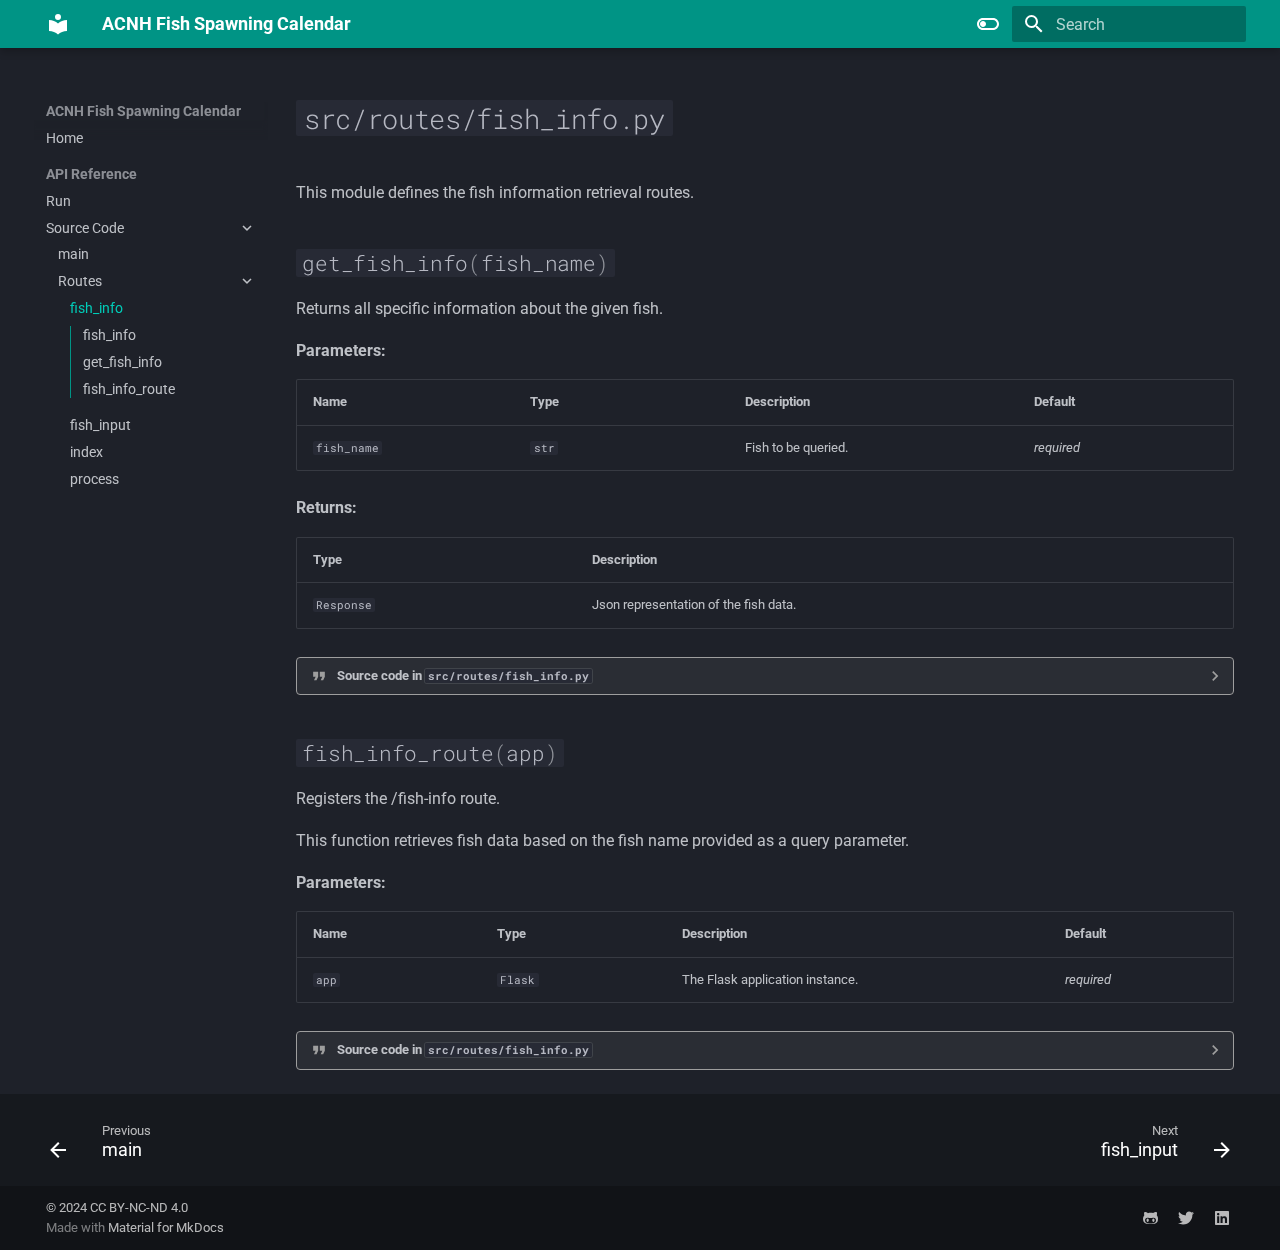
<file: src/routes/fish_info/index.html>
<!doctype html>
<html lang="en" class="no-js">
  <head>
    
      <meta charset="utf-8">
      <meta name="viewport" content="width=device-width,initial-scale=1">
      
      
      
      
        <link rel="prev" href="../../main/">
      
      
        <link rel="next" href="../fish_input/">
      
      
      <link rel="icon" href="../../../assets/images/favicon.png">
      <meta name="generator" content="mkdocs-1.6.1, mkdocs-material-9.5.49">
    
    
      
        <title>fish_info - ACNH Fish Spawning Calendar</title>
      
    
    
      <link rel="stylesheet" href="../../../assets/stylesheets/main.6f8fc17f.min.css">
      
        
        <link rel="stylesheet" href="../../../assets/stylesheets/palette.06af60db.min.css">
      
      


    
    
      
    
    
      
        
        
        <link rel="preconnect" href="https://fonts.gstatic.com" crossorigin>
        <link rel="stylesheet" href="https://fonts.googleapis.com/css?family=Roboto:300,300i,400,400i,700,700i%7CRoboto+Mono:400,400i,700,700i&display=fallback">
        <style>:root{--md-text-font:"Roboto";--md-code-font:"Roboto Mono"}</style>
      
    
    
      <link rel="stylesheet" href="../../../assets/_mkdocstrings.css">
    
    <script>__md_scope=new URL("../../..",location),__md_hash=e=>[...e].reduce(((e,_)=>(e<<5)-e+_.charCodeAt(0)),0),__md_get=(e,_=localStorage,t=__md_scope)=>JSON.parse(_.getItem(t.pathname+"."+e)),__md_set=(e,_,t=localStorage,a=__md_scope)=>{try{t.setItem(a.pathname+"."+e,JSON.stringify(_))}catch(e){}}</script>
    
      

    
    
    
  </head>
  
  
    
    
      
    
    
    
    
    <body dir="ltr" data-md-color-scheme="slate" data-md-color-primary="teal" data-md-color-accent="blue">
  
    
    <input class="md-toggle" data-md-toggle="drawer" type="checkbox" id="__drawer" autocomplete="off">
    <input class="md-toggle" data-md-toggle="search" type="checkbox" id="__search" autocomplete="off">
    <label class="md-overlay" for="__drawer"></label>
    <div data-md-component="skip">
      
        
        <a href="#srcroutesfish_infopy" class="md-skip">
          Skip to content
        </a>
      
    </div>
    <div data-md-component="announce">
      
    </div>
    
    
      

  

<header class="md-header md-header--shadow" data-md-component="header">
  <nav class="md-header__inner md-grid" aria-label="Header">
    <a href="../../.." title="ACNH Fish Spawning Calendar" class="md-header__button md-logo" aria-label="ACNH Fish Spawning Calendar" data-md-component="logo">
      
  
  <svg xmlns="http://www.w3.org/2000/svg" viewBox="0 0 24 24"><path d="M12 8a3 3 0 0 0 3-3 3 3 0 0 0-3-3 3 3 0 0 0-3 3 3 3 0 0 0 3 3m0 3.54C9.64 9.35 6.5 8 3 8v11c3.5 0 6.64 1.35 9 3.54 2.36-2.19 5.5-3.54 9-3.54V8c-3.5 0-6.64 1.35-9 3.54"/></svg>

    </a>
    <label class="md-header__button md-icon" for="__drawer">
      
      <svg xmlns="http://www.w3.org/2000/svg" viewBox="0 0 24 24"><path d="M3 6h18v2H3zm0 5h18v2H3zm0 5h18v2H3z"/></svg>
    </label>
    <div class="md-header__title" data-md-component="header-title">
      <div class="md-header__ellipsis">
        <div class="md-header__topic">
          <span class="md-ellipsis">
            ACNH Fish Spawning Calendar
          </span>
        </div>
        <div class="md-header__topic" data-md-component="header-topic">
          <span class="md-ellipsis">
            
              fish_info
            
          </span>
        </div>
      </div>
    </div>
    
      
        <form class="md-header__option" data-md-component="palette">
  
    
    
    
    <input class="md-option" data-md-color-media="" data-md-color-scheme="slate" data-md-color-primary="teal" data-md-color-accent="blue"  aria-label="Switch to dark mode"  type="radio" name="__palette" id="__palette_0">
    
      <label class="md-header__button md-icon" title="Switch to dark mode" for="__palette_1" hidden>
        <svg xmlns="http://www.w3.org/2000/svg" viewBox="0 0 24 24"><path d="M17 6H7c-3.31 0-6 2.69-6 6s2.69 6 6 6h10c3.31 0 6-2.69 6-6s-2.69-6-6-6m0 10H7c-2.21 0-4-1.79-4-4s1.79-4 4-4h10c2.21 0 4 1.79 4 4s-1.79 4-4 4M7 9c-1.66 0-3 1.34-3 3s1.34 3 3 3 3-1.34 3-3-1.34-3-3-3"/></svg>
      </label>
    
  
    
    
    
    <input class="md-option" data-md-color-media="" data-md-color-scheme="default" data-md-color-primary="red" data-md-color-accent="blue"  aria-label="Switch to light mode"  type="radio" name="__palette" id="__palette_1">
    
      <label class="md-header__button md-icon" title="Switch to light mode" for="__palette_0" hidden>
        <svg xmlns="http://www.w3.org/2000/svg" viewBox="0 0 24 24"><path d="M17 7H7a5 5 0 0 0-5 5 5 5 0 0 0 5 5h10a5 5 0 0 0 5-5 5 5 0 0 0-5-5m0 8a3 3 0 0 1-3-3 3 3 0 0 1 3-3 3 3 0 0 1 3 3 3 3 0 0 1-3 3"/></svg>
      </label>
    
  
</form>
      
    
    
      <script>var palette=__md_get("__palette");if(palette&&palette.color){if("(prefers-color-scheme)"===palette.color.media){var media=matchMedia("(prefers-color-scheme: light)"),input=document.querySelector(media.matches?"[data-md-color-media='(prefers-color-scheme: light)']":"[data-md-color-media='(prefers-color-scheme: dark)']");palette.color.media=input.getAttribute("data-md-color-media"),palette.color.scheme=input.getAttribute("data-md-color-scheme"),palette.color.primary=input.getAttribute("data-md-color-primary"),palette.color.accent=input.getAttribute("data-md-color-accent")}for(var[key,value]of Object.entries(palette.color))document.body.setAttribute("data-md-color-"+key,value)}</script>
    
    
    
      <label class="md-header__button md-icon" for="__search">
        
        <svg xmlns="http://www.w3.org/2000/svg" viewBox="0 0 24 24"><path d="M9.5 3A6.5 6.5 0 0 1 16 9.5c0 1.61-.59 3.09-1.56 4.23l.27.27h.79l5 5-1.5 1.5-5-5v-.79l-.27-.27A6.52 6.52 0 0 1 9.5 16 6.5 6.5 0 0 1 3 9.5 6.5 6.5 0 0 1 9.5 3m0 2C7 5 5 7 5 9.5S7 14 9.5 14 14 12 14 9.5 12 5 9.5 5"/></svg>
      </label>
      <div class="md-search" data-md-component="search" role="dialog">
  <label class="md-search__overlay" for="__search"></label>
  <div class="md-search__inner" role="search">
    <form class="md-search__form" name="search">
      <input type="text" class="md-search__input" name="query" aria-label="Search" placeholder="Search" autocapitalize="off" autocorrect="off" autocomplete="off" spellcheck="false" data-md-component="search-query" required>
      <label class="md-search__icon md-icon" for="__search">
        
        <svg xmlns="http://www.w3.org/2000/svg" viewBox="0 0 24 24"><path d="M9.5 3A6.5 6.5 0 0 1 16 9.5c0 1.61-.59 3.09-1.56 4.23l.27.27h.79l5 5-1.5 1.5-5-5v-.79l-.27-.27A6.52 6.52 0 0 1 9.5 16 6.5 6.5 0 0 1 3 9.5 6.5 6.5 0 0 1 9.5 3m0 2C7 5 5 7 5 9.5S7 14 9.5 14 14 12 14 9.5 12 5 9.5 5"/></svg>
        
        <svg xmlns="http://www.w3.org/2000/svg" viewBox="0 0 24 24"><path d="M20 11v2H8l5.5 5.5-1.42 1.42L4.16 12l7.92-7.92L13.5 5.5 8 11z"/></svg>
      </label>
      <nav class="md-search__options" aria-label="Search">
        
        <button type="reset" class="md-search__icon md-icon" title="Clear" aria-label="Clear" tabindex="-1">
          
          <svg xmlns="http://www.w3.org/2000/svg" viewBox="0 0 24 24"><path d="M19 6.41 17.59 5 12 10.59 6.41 5 5 6.41 10.59 12 5 17.59 6.41 19 12 13.41 17.59 19 19 17.59 13.41 12z"/></svg>
        </button>
      </nav>
      
        <div class="md-search__suggest" data-md-component="search-suggest"></div>
      
    </form>
    <div class="md-search__output">
      <div class="md-search__scrollwrap" tabindex="0" data-md-scrollfix>
        <div class="md-search-result" data-md-component="search-result">
          <div class="md-search-result__meta">
            Initializing search
          </div>
          <ol class="md-search-result__list" role="presentation"></ol>
        </div>
      </div>
    </div>
  </div>
</div>
    
    
  </nav>
  
</header>
    
    <div class="md-container" data-md-component="container">
      
      
        
          
        
      
      <main class="md-main" data-md-component="main">
        <div class="md-main__inner md-grid">
          
            
              
              <div class="md-sidebar md-sidebar--primary" data-md-component="sidebar" data-md-type="navigation" >
                <div class="md-sidebar__scrollwrap">
                  <div class="md-sidebar__inner">
                    



  

<nav class="md-nav md-nav--primary md-nav--integrated" aria-label="Navigation" data-md-level="0">
  <label class="md-nav__title" for="__drawer">
    <a href="../../.." title="ACNH Fish Spawning Calendar" class="md-nav__button md-logo" aria-label="ACNH Fish Spawning Calendar" data-md-component="logo">
      
  
  <svg xmlns="http://www.w3.org/2000/svg" viewBox="0 0 24 24"><path d="M12 8a3 3 0 0 0 3-3 3 3 0 0 0-3-3 3 3 0 0 0-3 3 3 3 0 0 0 3 3m0 3.54C9.64 9.35 6.5 8 3 8v11c3.5 0 6.64 1.35 9 3.54 2.36-2.19 5.5-3.54 9-3.54V8c-3.5 0-6.64 1.35-9 3.54"/></svg>

    </a>
    ACNH Fish Spawning Calendar
  </label>
  
  <ul class="md-nav__list" data-md-scrollfix>
    
      
      
  
  
  
  
    <li class="md-nav__item">
      <a href="../../.." class="md-nav__link">
        
  
  <span class="md-ellipsis">
    Home
  </span>
  

      </a>
    </li>
  

    
      
      
  
  
    
  
  
  
    
    
    
      
        
        
      
    
    
    <li class="md-nav__item md-nav__item--active md-nav__item--section md-nav__item--nested">
      
        
        
        <input class="md-nav__toggle md-toggle " type="checkbox" id="__nav_2" checked>
        
          
          <label class="md-nav__link" for="__nav_2" id="__nav_2_label" tabindex="">
            
  
  <span class="md-ellipsis">
    API Reference
  </span>
  

            <span class="md-nav__icon md-icon"></span>
          </label>
        
        <nav class="md-nav" data-md-level="1" aria-labelledby="__nav_2_label" aria-expanded="true">
          <label class="md-nav__title" for="__nav_2">
            <span class="md-nav__icon md-icon"></span>
            API Reference
          </label>
          <ul class="md-nav__list" data-md-scrollfix>
            
              
                
  
  
  
  
    <li class="md-nav__item">
      <a href="../../../run/" class="md-nav__link">
        
  
  <span class="md-ellipsis">
    Run
  </span>
  

      </a>
    </li>
  

              
            
              
                
  
  
    
  
  
  
    
    
    
      
    
    
    <li class="md-nav__item md-nav__item--active md-nav__item--nested">
      
        
        
        <input class="md-nav__toggle md-toggle " type="checkbox" id="__nav_2_2" checked>
        
          
          <label class="md-nav__link" for="__nav_2_2" id="__nav_2_2_label" tabindex="0">
            
  
  <span class="md-ellipsis">
    Source Code
  </span>
  

            <span class="md-nav__icon md-icon"></span>
          </label>
        
        <nav class="md-nav" data-md-level="2" aria-labelledby="__nav_2_2_label" aria-expanded="true">
          <label class="md-nav__title" for="__nav_2_2">
            <span class="md-nav__icon md-icon"></span>
            Source Code
          </label>
          <ul class="md-nav__list" data-md-scrollfix>
            
              
                
  
  
  
  
    <li class="md-nav__item">
      <a href="../../main/" class="md-nav__link">
        
  
  <span class="md-ellipsis">
    main
  </span>
  

      </a>
    </li>
  

              
            
              
                
  
  
    
  
  
  
    
    
    
      
    
    
    <li class="md-nav__item md-nav__item--active md-nav__item--nested">
      
        
        
        <input class="md-nav__toggle md-toggle " type="checkbox" id="__nav_2_2_2" checked>
        
          
          <label class="md-nav__link" for="__nav_2_2_2" id="__nav_2_2_2_label" tabindex="0">
            
  
  <span class="md-ellipsis">
    Routes
  </span>
  

            <span class="md-nav__icon md-icon"></span>
          </label>
        
        <nav class="md-nav" data-md-level="3" aria-labelledby="__nav_2_2_2_label" aria-expanded="true">
          <label class="md-nav__title" for="__nav_2_2_2">
            <span class="md-nav__icon md-icon"></span>
            Routes
          </label>
          <ul class="md-nav__list" data-md-scrollfix>
            
              
                
  
  
    
  
  
  
    <li class="md-nav__item md-nav__item--active">
      
      <input class="md-nav__toggle md-toggle" type="checkbox" id="__toc">
      
      
        
      
      
        <label class="md-nav__link md-nav__link--active" for="__toc">
          
  
  <span class="md-ellipsis">
    fish_info
  </span>
  

          <span class="md-nav__icon md-icon"></span>
        </label>
      
      <a href="./" class="md-nav__link md-nav__link--active">
        
  
  <span class="md-ellipsis">
    fish_info
  </span>
  

      </a>
      
        

<nav class="md-nav md-nav--secondary" aria-label="Table of contents">
  
  
  
    
  
  
    <label class="md-nav__title" for="__toc">
      <span class="md-nav__icon md-icon"></span>
      Table of contents
    </label>
    <ul class="md-nav__list" data-md-component="toc" data-md-scrollfix>
      
        <li class="md-nav__item">
  <a href="#src.routes.fish_info" class="md-nav__link">
    <span class="md-ellipsis">
      fish_info
    </span>
  </a>
  
</li>
      
        <li class="md-nav__item">
  <a href="#src.routes.fish_info.get_fish_info" class="md-nav__link">
    <span class="md-ellipsis">
      get_fish_info
    </span>
  </a>
  
</li>
      
        <li class="md-nav__item">
  <a href="#src.routes.fish_info.fish_info_route" class="md-nav__link">
    <span class="md-ellipsis">
      fish_info_route
    </span>
  </a>
  
</li>
      
    </ul>
  
</nav>
      
    </li>
  

              
            
              
                
  
  
  
  
    <li class="md-nav__item">
      <a href="../fish_input/" class="md-nav__link">
        
  
  <span class="md-ellipsis">
    fish_input
  </span>
  

      </a>
    </li>
  

              
            
              
                
  
  
  
  
    <li class="md-nav__item">
      <a href="../" class="md-nav__link">
        
  
  <span class="md-ellipsis">
    index
  </span>
  

      </a>
    </li>
  

              
            
              
                
  
  
  
  
    <li class="md-nav__item">
      <a href="../process.md" class="md-nav__link">
        
  
  <span class="md-ellipsis">
    process
  </span>
  

      </a>
    </li>
  

              
            
          </ul>
        </nav>
      
    </li>
  

              
            
          </ul>
        </nav>
      
    </li>
  

              
            
          </ul>
        </nav>
      
    </li>
  

    
  </ul>
</nav>
                  </div>
                </div>
              </div>
            
            
          
          
            <div class="md-content" data-md-component="content">
              <article class="md-content__inner md-typeset">
                
                  


<h1 id="srcroutesfish_infopy"><code>src/routes/fish_info.py</code></h1>


<div class="doc doc-object doc-module">



<a id="src.routes.fish_info"></a>
    <div class="doc doc-contents first">

        <p>This module defines the fish information retrieval routes.</p>








  <div class="doc doc-children">









<div class="doc doc-object doc-function">


<h2 id="src.routes.fish_info.get_fish_info" class="doc doc-heading">
            <code class="highlight language-python"><span class="n">get_fish_info</span><span class="p">(</span><span class="n">fish_name</span><span class="p">)</span></code>

</h2>


    <div class="doc doc-contents ">

        <p>Returns all specific information about the given fish.</p>


<p><span class="doc-section-title">Parameters:</span></p>
    <table>
      <thead>
        <tr>
          <th>Name</th>
          <th>Type</th>
          <th>Description</th>
          <th>Default</th>
        </tr>
      </thead>
      <tbody>
          <tr class="doc-section-item">
            <td>
                <code>fish_name</code>
            </td>
            <td>
                  <code>str</code>
            </td>
            <td>
              <div class="doc-md-description">
                <p>Fish to be queried.</p>
              </div>
            </td>
            <td>
                <em>required</em>
            </td>
          </tr>
      </tbody>
    </table>


    <p><span class="doc-section-title">Returns:</span></p>
    <table>
      <thead>
        <tr>
          <th>Type</th>
          <th>Description</th>
        </tr>
      </thead>
      <tbody>
          <tr class="doc-section-item">
            <td>
                  <code><span title="flask.Response">Response</span></code>
            </td>
            <td>
              <div class="doc-md-description">
                <p>Json representation of the fish data.</p>
              </div>
            </td>
          </tr>
      </tbody>
    </table>

            <details class="quote">
              <summary>Source code in <code>src/routes/fish_info.py</code></summary>
              <div class="highlight"><table class="highlighttable"><tr><th colspan="2" class="filename"><span class="filename">Python</span></th></tr><tr><td class="linenos"><div class="linenodiv"><pre><span></span><span class="normal"><a href="#__codelineno-0-13">13</a></span>
<span class="normal"><a href="#__codelineno-0-14">14</a></span>
<span class="normal"><a href="#__codelineno-0-15">15</a></span>
<span class="normal"><a href="#__codelineno-0-16">16</a></span>
<span class="normal"><a href="#__codelineno-0-17">17</a></span>
<span class="normal"><a href="#__codelineno-0-18">18</a></span>
<span class="normal"><a href="#__codelineno-0-19">19</a></span>
<span class="normal"><a href="#__codelineno-0-20">20</a></span>
<span class="normal"><a href="#__codelineno-0-21">21</a></span>
<span class="normal"><a href="#__codelineno-0-22">22</a></span>
<span class="normal"><a href="#__codelineno-0-23">23</a></span>
<span class="normal"><a href="#__codelineno-0-24">24</a></span>
<span class="normal"><a href="#__codelineno-0-25">25</a></span>
<span class="normal"><a href="#__codelineno-0-26">26</a></span>
<span class="normal"><a href="#__codelineno-0-27">27</a></span>
<span class="normal"><a href="#__codelineno-0-28">28</a></span>
<span class="normal"><a href="#__codelineno-0-29">29</a></span>
<span class="normal"><a href="#__codelineno-0-30">30</a></span>
<span class="normal"><a href="#__codelineno-0-31">31</a></span>
<span class="normal"><a href="#__codelineno-0-32">32</a></span>
<span class="normal"><a href="#__codelineno-0-33">33</a></span>
<span class="normal"><a href="#__codelineno-0-34">34</a></span>
<span class="normal"><a href="#__codelineno-0-35">35</a></span>
<span class="normal"><a href="#__codelineno-0-36">36</a></span>
<span class="normal"><a href="#__codelineno-0-37">37</a></span>
<span class="normal"><a href="#__codelineno-0-38">38</a></span>
<span class="normal"><a href="#__codelineno-0-39">39</a></span>
<span class="normal"><a href="#__codelineno-0-40">40</a></span>
<span class="normal"><a href="#__codelineno-0-41">41</a></span>
<span class="normal"><a href="#__codelineno-0-42">42</a></span></pre></div></td><td class="code"><div><pre><span></span><code><span id="__span-0-13"><a id="__codelineno-0-13" name="__codelineno-0-13"></a><span class="k">def</span> <span class="nf">get_fish_info</span><span class="p">(</span><span class="n">fish_name</span><span class="p">:</span> <span class="nb">str</span><span class="p">)</span> <span class="o">-&gt;</span> <span class="n">Response</span><span class="p">:</span>
</span><span id="__span-0-14"><a id="__codelineno-0-14" name="__codelineno-0-14"></a><span class="w">    </span><span class="sd">&quot;&quot;&quot;</span>
</span><span id="__span-0-15"><a id="__codelineno-0-15" name="__codelineno-0-15"></a><span class="sd">    Returns all specific information about the given fish.</span>
</span><span id="__span-0-16"><a id="__codelineno-0-16" name="__codelineno-0-16"></a>
</span><span id="__span-0-17"><a id="__codelineno-0-17" name="__codelineno-0-17"></a><span class="sd">    Args:</span>
</span><span id="__span-0-18"><a id="__codelineno-0-18" name="__codelineno-0-18"></a><span class="sd">        fish_name (str): Fish to be queried.</span>
</span><span id="__span-0-19"><a id="__codelineno-0-19" name="__codelineno-0-19"></a>
</span><span id="__span-0-20"><a id="__codelineno-0-20" name="__codelineno-0-20"></a><span class="sd">    Returns:</span>
</span><span id="__span-0-21"><a id="__codelineno-0-21" name="__codelineno-0-21"></a><span class="sd">        (Response): Json representation of the fish data.</span>
</span><span id="__span-0-22"><a id="__codelineno-0-22" name="__codelineno-0-22"></a><span class="sd">    &quot;&quot;&quot;</span>
</span><span id="__span-0-23"><a id="__codelineno-0-23" name="__codelineno-0-23"></a>    <span class="n">fish_name</span> <span class="o">=</span> <span class="n">fish_name</span><span class="o">.</span><span class="n">lower</span><span class="p">()</span>
</span><span id="__span-0-24"><a id="__codelineno-0-24" name="__codelineno-0-24"></a>
</span><span id="__span-0-25"><a id="__codelineno-0-25" name="__codelineno-0-25"></a>    <span class="k">if</span> <span class="n">fish_name</span> <span class="ow">in</span> <span class="n">fish_list</span><span class="o">.</span><span class="n">keys</span><span class="p">():</span>
</span><span id="__span-0-26"><a id="__codelineno-0-26" name="__codelineno-0-26"></a>        <span class="n">fish_data</span> <span class="o">=</span> <span class="n">fish_list</span><span class="p">[</span><span class="n">fish_name</span><span class="p">]</span>
</span><span id="__span-0-27"><a id="__codelineno-0-27" name="__codelineno-0-27"></a>
</span><span id="__span-0-28"><a id="__codelineno-0-28" name="__codelineno-0-28"></a>        <span class="c1"># Return all fish details in a single JSON response</span>
</span><span id="__span-0-29"><a id="__codelineno-0-29" name="__codelineno-0-29"></a>        <span class="k">return</span> <span class="n">jsonify</span><span class="p">({</span>
</span><span id="__span-0-30"><a id="__codelineno-0-30" name="__codelineno-0-30"></a>            <span class="s2">&quot;name&quot;</span><span class="p">:</span> <span class="n">fish_data</span><span class="p">[</span><span class="s2">&quot;name&quot;</span><span class="p">],</span>
</span><span id="__span-0-31"><a id="__codelineno-0-31" name="__codelineno-0-31"></a>            <span class="s2">&quot;image&quot;</span><span class="p">:</span> <span class="n">fish_data</span><span class="p">[</span><span class="s2">&quot;imageURL&quot;</span><span class="p">],</span>
</span><span id="__span-0-32"><a id="__codelineno-0-32" name="__codelineno-0-32"></a>            <span class="s2">&quot;sellPrice&quot;</span><span class="p">:</span> <span class="n">fish_data</span><span class="p">[</span><span class="s2">&quot;sellPrice&quot;</span><span class="p">],</span>
</span><span id="__span-0-33"><a id="__codelineno-0-33" name="__codelineno-0-33"></a>            <span class="s2">&quot;location&quot;</span><span class="p">:</span> <span class="n">fish_data</span><span class="p">[</span><span class="s2">&quot;location&quot;</span><span class="p">],</span>
</span><span id="__span-0-34"><a id="__codelineno-0-34" name="__codelineno-0-34"></a>            <span class="s2">&quot;size&quot;</span><span class="p">:</span> <span class="n">fish_data</span><span class="p">[</span><span class="s2">&quot;size&quot;</span><span class="p">],</span>
</span><span id="__span-0-35"><a id="__codelineno-0-35" name="__codelineno-0-35"></a>            <span class="s2">&quot;time&quot;</span><span class="p">:</span> <span class="n">fish_data</span><span class="p">[</span><span class="s2">&quot;time&quot;</span><span class="p">],</span>
</span><span id="__span-0-36"><a id="__codelineno-0-36" name="__codelineno-0-36"></a>            <span class="s2">&quot;nhMonths&quot;</span><span class="p">:</span> <span class="n">fish_data</span><span class="p">[</span><span class="s2">&quot;nhMonths&quot;</span><span class="p">],</span>
</span><span id="__span-0-37"><a id="__codelineno-0-37" name="__codelineno-0-37"></a>            <span class="s2">&quot;shMonths&quot;</span><span class="p">:</span> <span class="n">fish_data</span><span class="p">[</span><span class="s2">&quot;shMonths&quot;</span><span class="p">]</span>
</span><span id="__span-0-38"><a id="__codelineno-0-38" name="__codelineno-0-38"></a>        <span class="p">})</span>
</span><span id="__span-0-39"><a id="__codelineno-0-39" name="__codelineno-0-39"></a>
</span><span id="__span-0-40"><a id="__codelineno-0-40" name="__codelineno-0-40"></a>    <span class="n">response</span><span class="p">:</span> <span class="n">Response</span> <span class="o">=</span> <span class="n">jsonify</span><span class="p">({</span><span class="s2">&quot;error&quot;</span><span class="p">:</span> <span class="s2">&quot;Fish not found&quot;</span><span class="p">})</span>
</span><span id="__span-0-41"><a id="__codelineno-0-41" name="__codelineno-0-41"></a>    <span class="n">response</span><span class="o">.</span><span class="n">status_code</span> <span class="o">=</span> <span class="mi">404</span>  <span class="c1"># Set status code explicitly</span>
</span><span id="__span-0-42"><a id="__codelineno-0-42" name="__codelineno-0-42"></a>    <span class="k">return</span> <span class="n">response</span>
</span></code></pre></div></td></tr></table></div>
            </details>
    </div>

</div>

<div class="doc doc-object doc-function">


<h2 id="src.routes.fish_info.fish_info_route" class="doc doc-heading">
            <code class="highlight language-python"><span class="n">fish_info_route</span><span class="p">(</span><span class="n">app</span><span class="p">)</span></code>

</h2>


    <div class="doc doc-contents ">

        <p>Registers the /fish-info route.</p>
<p>This function retrieves fish data based on the fish name provided as a
query parameter.</p>


<p><span class="doc-section-title">Parameters:</span></p>
    <table>
      <thead>
        <tr>
          <th>Name</th>
          <th>Type</th>
          <th>Description</th>
          <th>Default</th>
        </tr>
      </thead>
      <tbody>
          <tr class="doc-section-item">
            <td>
                <code>app</code>
            </td>
            <td>
                  <code><span title="flask.Flask">Flask</span></code>
            </td>
            <td>
              <div class="doc-md-description">
                <p>The Flask application instance.</p>
              </div>
            </td>
            <td>
                <em>required</em>
            </td>
          </tr>
      </tbody>
    </table>

            <details class="quote">
              <summary>Source code in <code>src/routes/fish_info.py</code></summary>
              <div class="highlight"><table class="highlighttable"><tr><th colspan="2" class="filename"><span class="filename">Python</span></th></tr><tr><td class="linenos"><div class="linenodiv"><pre><span></span><span class="normal"><a href="#__codelineno-0-45">45</a></span>
<span class="normal"><a href="#__codelineno-0-46">46</a></span>
<span class="normal"><a href="#__codelineno-0-47">47</a></span>
<span class="normal"><a href="#__codelineno-0-48">48</a></span>
<span class="normal"><a href="#__codelineno-0-49">49</a></span>
<span class="normal"><a href="#__codelineno-0-50">50</a></span>
<span class="normal"><a href="#__codelineno-0-51">51</a></span>
<span class="normal"><a href="#__codelineno-0-52">52</a></span>
<span class="normal"><a href="#__codelineno-0-53">53</a></span>
<span class="normal"><a href="#__codelineno-0-54">54</a></span>
<span class="normal"><a href="#__codelineno-0-55">55</a></span>
<span class="normal"><a href="#__codelineno-0-56">56</a></span>
<span class="normal"><a href="#__codelineno-0-57">57</a></span></pre></div></td><td class="code"><div><pre><span></span><code><span id="__span-0-45"><a id="__codelineno-0-45" name="__codelineno-0-45"></a><span class="k">def</span> <span class="nf">fish_info_route</span><span class="p">(</span><span class="n">app</span><span class="p">):</span>
</span><span id="__span-0-46"><a id="__codelineno-0-46" name="__codelineno-0-46"></a><span class="w">    </span><span class="sd">&quot;&quot;&quot;</span>
</span><span id="__span-0-47"><a id="__codelineno-0-47" name="__codelineno-0-47"></a><span class="sd">    Registers the /fish-info route.</span>
</span><span id="__span-0-48"><a id="__codelineno-0-48" name="__codelineno-0-48"></a>
</span><span id="__span-0-49"><a id="__codelineno-0-49" name="__codelineno-0-49"></a><span class="sd">    This function retrieves fish data based on the fish name provided as a</span>
</span><span id="__span-0-50"><a id="__codelineno-0-50" name="__codelineno-0-50"></a><span class="sd">    query parameter.</span>
</span><span id="__span-0-51"><a id="__codelineno-0-51" name="__codelineno-0-51"></a>
</span><span id="__span-0-52"><a id="__codelineno-0-52" name="__codelineno-0-52"></a><span class="sd">    Args:</span>
</span><span id="__span-0-53"><a id="__codelineno-0-53" name="__codelineno-0-53"></a><span class="sd">        app (Flask): The Flask application instance.</span>
</span><span id="__span-0-54"><a id="__codelineno-0-54" name="__codelineno-0-54"></a><span class="sd">    &quot;&quot;&quot;</span>
</span><span id="__span-0-55"><a id="__codelineno-0-55" name="__codelineno-0-55"></a>    <span class="nd">@app</span><span class="o">.</span><span class="n">route</span><span class="p">(</span><span class="s2">&quot;/fish-info/&lt;fish_name&gt;&quot;</span><span class="p">,</span> <span class="n">methods</span><span class="o">=</span><span class="p">[</span><span class="s2">&quot;GET&quot;</span><span class="p">])</span>
</span><span id="__span-0-56"><a id="__codelineno-0-56" name="__codelineno-0-56"></a>    <span class="k">def</span> <span class="nf">wrapped_get_fish_info</span><span class="p">(</span><span class="n">fish_name</span><span class="p">:</span> <span class="nb">str</span><span class="p">):</span>
</span><span id="__span-0-57"><a id="__codelineno-0-57" name="__codelineno-0-57"></a>        <span class="k">return</span> <span class="n">get_fish_info</span><span class="p">(</span><span class="n">fish_name</span><span class="p">)</span>
</span></code></pre></div></td></tr></table></div>
            </details>
    </div>

</div>



  </div>

    </div>

</div>












                
              </article>
            </div>
          
          
  <script>var tabs=__md_get("__tabs");if(Array.isArray(tabs))e:for(var set of document.querySelectorAll(".tabbed-set")){var labels=set.querySelector(".tabbed-labels");for(var tab of tabs)for(var label of labels.getElementsByTagName("label"))if(label.innerText.trim()===tab){var input=document.getElementById(label.htmlFor);input.checked=!0;continue e}}</script>

<script>var target=document.getElementById(location.hash.slice(1));target&&target.name&&(target.checked=target.name.startsWith("__tabbed_"))</script>
        </div>
        
          <button type="button" class="md-top md-icon" data-md-component="top" hidden>
  
  <svg xmlns="http://www.w3.org/2000/svg" viewBox="0 0 24 24"><path d="M13 20h-2V8l-5.5 5.5-1.42-1.42L12 4.16l7.92 7.92-1.42 1.42L13 8z"/></svg>
  Back to top
</button>
        
      </main>
      
        <footer class="md-footer">
  
    
      
      <nav class="md-footer__inner md-grid" aria-label="Footer" >
        
          
          <a href="../../main/" class="md-footer__link md-footer__link--prev" aria-label="Previous: main">
            <div class="md-footer__button md-icon">
              
              <svg xmlns="http://www.w3.org/2000/svg" viewBox="0 0 24 24"><path d="M20 11v2H8l5.5 5.5-1.42 1.42L4.16 12l7.92-7.92L13.5 5.5 8 11z"/></svg>
            </div>
            <div class="md-footer__title">
              <span class="md-footer__direction">
                Previous
              </span>
              <div class="md-ellipsis">
                main
              </div>
            </div>
          </a>
        
        
          
          <a href="../fish_input/" class="md-footer__link md-footer__link--next" aria-label="Next: fish_input">
            <div class="md-footer__title">
              <span class="md-footer__direction">
                Next
              </span>
              <div class="md-ellipsis">
                fish_input
              </div>
            </div>
            <div class="md-footer__button md-icon">
              
              <svg xmlns="http://www.w3.org/2000/svg" viewBox="0 0 24 24"><path d="M4 11v2h12l-5.5 5.5 1.42 1.42L19.84 12l-7.92-7.92L10.5 5.5 16 11z"/></svg>
            </div>
          </a>
        
      </nav>
    
  
  <div class="md-footer-meta md-typeset">
    <div class="md-footer-meta__inner md-grid">
      <div class="md-copyright">
  
    <div class="md-copyright__highlight">
      &copy; 2024 <a href="https://creativecommons.org/licenses/by-nc-nd/4.0"  target="_blank" rel="noopener">CC BY-NC-ND 4.0</a>

    </div>
  
  
    Made with
    <a href="https://squidfunk.github.io/mkdocs-material/" target="_blank" rel="noopener">
      Material for MkDocs
    </a>
  
</div>
      
        <div class="md-social">
  
    
    
    
    
      
      
    
    <a href="https://github.com/james-willett" target="_blank" rel="noopener" title="github.com" class="md-social__link">
      <svg xmlns="http://www.w3.org/2000/svg" viewBox="0 0 480 512"><!--! Font Awesome Free 6.7.1 by @fontawesome - https://fontawesome.com License - https://fontawesome.com/license/free (Icons: CC BY 4.0, Fonts: SIL OFL 1.1, Code: MIT License) Copyright 2024 Fonticons, Inc.--><path d="M186.1 328.7c0 20.9-10.9 55.1-36.7 55.1s-36.7-34.2-36.7-55.1 10.9-55.1 36.7-55.1 36.7 34.2 36.7 55.1M480 278.2c0 31.9-3.2 65.7-17.5 95-37.9 76.6-142.1 74.8-216.7 74.8-75.8 0-186.2 2.7-225.6-74.8-14.6-29-20.2-63.1-20.2-95 0-41.9 13.9-81.5 41.5-113.6-5.2-15.8-7.7-32.4-7.7-48.8 0-21.5 4.9-32.3 14.6-51.8 45.3 0 74.3 9 108.8 36 29-6.9 58.8-10 88.7-10 27 0 54.2 2.9 80.4 9.2 34-26.7 63-35.2 107.8-35.2 9.8 19.5 14.6 30.3 14.6 51.8 0 16.4-2.6 32.7-7.7 48.2 27.5 32.4 39 72.3 39 114.2m-64.3 50.5c0-43.9-26.7-82.6-73.5-82.6-18.9 0-37 3.4-56 6-14.9 2.3-29.8 3.2-45.1 3.2-15.2 0-30.1-.9-45.1-3.2-18.7-2.6-37-6-56-6-46.8 0-73.5 38.7-73.5 82.6 0 87.8 80.4 101.3 150.4 101.3h48.2c70.3 0 150.6-13.4 150.6-101.3m-82.6-55.1c-25.8 0-36.7 34.2-36.7 55.1s10.9 55.1 36.7 55.1 36.7-34.2 36.7-55.1-10.9-55.1-36.7-55.1"/></svg>
    </a>
  
    
    
    
    
      
      
    
    <a href="https://twitter.com/TheJamesWillett" target="_blank" rel="noopener" title="twitter.com" class="md-social__link">
      <svg xmlns="http://www.w3.org/2000/svg" viewBox="0 0 512 512"><!--! Font Awesome Free 6.7.1 by @fontawesome - https://fontawesome.com License - https://fontawesome.com/license/free (Icons: CC BY 4.0, Fonts: SIL OFL 1.1, Code: MIT License) Copyright 2024 Fonticons, Inc.--><path d="M459.37 151.716c.325 4.548.325 9.097.325 13.645 0 138.72-105.583 298.558-298.558 298.558-59.452 0-114.68-17.219-161.137-47.106 8.447.974 16.568 1.299 25.34 1.299 49.055 0 94.213-16.568 130.274-44.832-46.132-.975-84.792-31.188-98.112-72.772 6.498.974 12.995 1.624 19.818 1.624 9.421 0 18.843-1.3 27.614-3.573-48.081-9.747-84.143-51.98-84.143-102.985v-1.299c13.969 7.797 30.214 12.67 47.431 13.319-28.264-18.843-46.781-51.005-46.781-87.391 0-19.492 5.197-37.36 14.294-52.954 51.655 63.675 129.3 105.258 216.365 109.807-1.624-7.797-2.599-15.918-2.599-24.04 0-57.828 46.782-104.934 104.934-104.934 30.213 0 57.502 12.67 76.67 33.137 23.715-4.548 46.456-13.32 66.599-25.34-7.798 24.366-24.366 44.833-46.132 57.827 21.117-2.273 41.584-8.122 60.426-16.243-14.292 20.791-32.161 39.308-52.628 54.253"/></svg>
    </a>
  
    
    
    
    
      
      
    
    <a href="https://www.linkedin.com/in/willettjames/" target="_blank" rel="noopener" title="www.linkedin.com" class="md-social__link">
      <svg xmlns="http://www.w3.org/2000/svg" viewBox="0 0 448 512"><!--! Font Awesome Free 6.7.1 by @fontawesome - https://fontawesome.com License - https://fontawesome.com/license/free (Icons: CC BY 4.0, Fonts: SIL OFL 1.1, Code: MIT License) Copyright 2024 Fonticons, Inc.--><path d="M416 32H31.9C14.3 32 0 46.5 0 64.3v383.4C0 465.5 14.3 480 31.9 480H416c17.6 0 32-14.5 32-32.3V64.3c0-17.8-14.4-32.3-32-32.3M135.4 416H69V202.2h66.5V416zm-33.2-243c-21.3 0-38.5-17.3-38.5-38.5S80.9 96 102.2 96c21.2 0 38.5 17.3 38.5 38.5 0 21.3-17.2 38.5-38.5 38.5m282.1 243h-66.4V312c0-24.8-.5-56.7-34.5-56.7-34.6 0-39.9 27-39.9 54.9V416h-66.4V202.2h63.7v29.2h.9c8.9-16.8 30.6-34.5 62.9-34.5 67.2 0 79.7 44.3 79.7 101.9z"/></svg>
    </a>
  
</div>
      
    </div>
  </div>
</footer>
      
    </div>
    <div class="md-dialog" data-md-component="dialog">
      <div class="md-dialog__inner md-typeset"></div>
    </div>
    
    
    <script id="__config" type="application/json">{"base": "../../..", "features": ["navigation.sections", "navigation.footer", "toc.integrate", "navigation.top", "search.suggest", "search.highlight", "content.tabs.link", "content.code.annotation", "content.code.copy"], "search": "../../../assets/javascripts/workers/search.6ce7567c.min.js", "translations": {"clipboard.copied": "Copied to clipboard", "clipboard.copy": "Copy to clipboard", "search.result.more.one": "1 more on this page", "search.result.more.other": "# more on this page", "search.result.none": "No matching documents", "search.result.one": "1 matching document", "search.result.other": "# matching documents", "search.result.placeholder": "Type to start searching", "search.result.term.missing": "Missing", "select.version": "Select version"}}</script>
    
    
      <script src="../../../assets/javascripts/bundle.88dd0f4e.min.js"></script>
      
    
  </body>
</html>
</file>
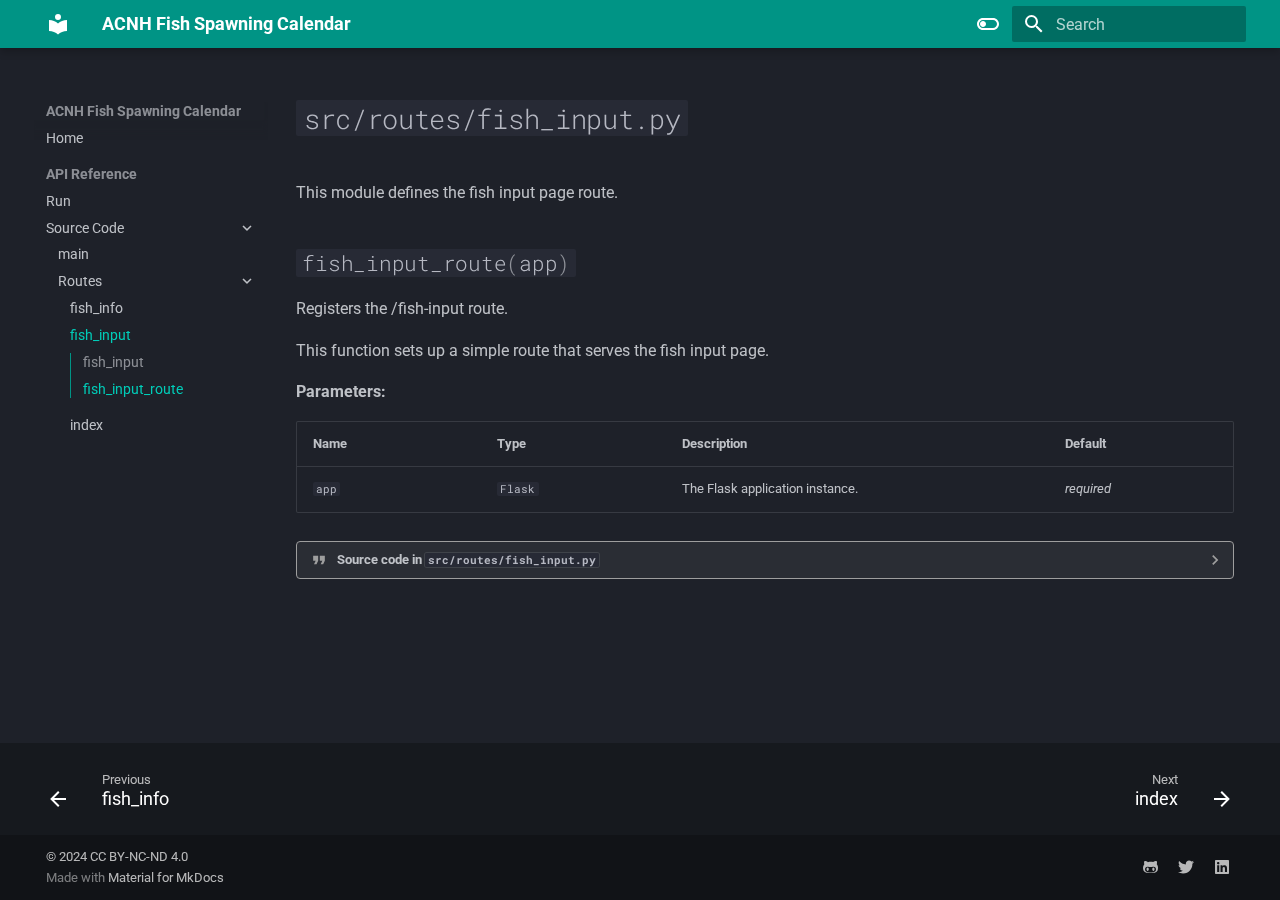
<file: src/routes/fish_input/index.html>
<!doctype html>
<html lang="en" class="no-js">
  <head>
    
      <meta charset="utf-8">
      <meta name="viewport" content="width=device-width,initial-scale=1">
      
      
      
      
        <link rel="prev" href="../fish_info/">
      
      
        <link rel="next" href="../">
      
      
      <link rel="icon" href="../../../assets/images/favicon.png">
      <meta name="generator" content="mkdocs-1.6.1, mkdocs-material-9.5.49">
    
    
      
        <title>fish_input - ACNH Fish Spawning Calendar</title>
      
    
    
      <link rel="stylesheet" href="../../../assets/stylesheets/main.6f8fc17f.min.css">
      
        
        <link rel="stylesheet" href="../../../assets/stylesheets/palette.06af60db.min.css">
      
      


    
    
      
    
    
      
        
        
        <link rel="preconnect" href="https://fonts.gstatic.com" crossorigin>
        <link rel="stylesheet" href="https://fonts.googleapis.com/css?family=Roboto:300,300i,400,400i,700,700i%7CRoboto+Mono:400,400i,700,700i&display=fallback">
        <style>:root{--md-text-font:"Roboto";--md-code-font:"Roboto Mono"}</style>
      
    
    
      <link rel="stylesheet" href="../../../assets/_mkdocstrings.css">
    
    <script>__md_scope=new URL("../../..",location),__md_hash=e=>[...e].reduce(((e,_)=>(e<<5)-e+_.charCodeAt(0)),0),__md_get=(e,_=localStorage,t=__md_scope)=>JSON.parse(_.getItem(t.pathname+"."+e)),__md_set=(e,_,t=localStorage,a=__md_scope)=>{try{t.setItem(a.pathname+"."+e,JSON.stringify(_))}catch(e){}}</script>
    
      

    
    
    
  </head>
  
  
    
    
      
    
    
    
    
    <body dir="ltr" data-md-color-scheme="slate" data-md-color-primary="teal" data-md-color-accent="blue">
  
    
    <input class="md-toggle" data-md-toggle="drawer" type="checkbox" id="__drawer" autocomplete="off">
    <input class="md-toggle" data-md-toggle="search" type="checkbox" id="__search" autocomplete="off">
    <label class="md-overlay" for="__drawer"></label>
    <div data-md-component="skip">
      
        
        <a href="#srcroutesfish_inputpy" class="md-skip">
          Skip to content
        </a>
      
    </div>
    <div data-md-component="announce">
      
    </div>
    
    
      

  

<header class="md-header md-header--shadow" data-md-component="header">
  <nav class="md-header__inner md-grid" aria-label="Header">
    <a href="../../.." title="ACNH Fish Spawning Calendar" class="md-header__button md-logo" aria-label="ACNH Fish Spawning Calendar" data-md-component="logo">
      
  
  <svg xmlns="http://www.w3.org/2000/svg" viewBox="0 0 24 24"><path d="M12 8a3 3 0 0 0 3-3 3 3 0 0 0-3-3 3 3 0 0 0-3 3 3 3 0 0 0 3 3m0 3.54C9.64 9.35 6.5 8 3 8v11c3.5 0 6.64 1.35 9 3.54 2.36-2.19 5.5-3.54 9-3.54V8c-3.5 0-6.64 1.35-9 3.54"/></svg>

    </a>
    <label class="md-header__button md-icon" for="__drawer">
      
      <svg xmlns="http://www.w3.org/2000/svg" viewBox="0 0 24 24"><path d="M3 6h18v2H3zm0 5h18v2H3zm0 5h18v2H3z"/></svg>
    </label>
    <div class="md-header__title" data-md-component="header-title">
      <div class="md-header__ellipsis">
        <div class="md-header__topic">
          <span class="md-ellipsis">
            ACNH Fish Spawning Calendar
          </span>
        </div>
        <div class="md-header__topic" data-md-component="header-topic">
          <span class="md-ellipsis">
            
              fish_input
            
          </span>
        </div>
      </div>
    </div>
    
      
        <form class="md-header__option" data-md-component="palette">
  
    
    
    
    <input class="md-option" data-md-color-media="" data-md-color-scheme="slate" data-md-color-primary="teal" data-md-color-accent="blue"  aria-label="Switch to dark mode"  type="radio" name="__palette" id="__palette_0">
    
      <label class="md-header__button md-icon" title="Switch to dark mode" for="__palette_1" hidden>
        <svg xmlns="http://www.w3.org/2000/svg" viewBox="0 0 24 24"><path d="M17 6H7c-3.31 0-6 2.69-6 6s2.69 6 6 6h10c3.31 0 6-2.69 6-6s-2.69-6-6-6m0 10H7c-2.21 0-4-1.79-4-4s1.79-4 4-4h10c2.21 0 4 1.79 4 4s-1.79 4-4 4M7 9c-1.66 0-3 1.34-3 3s1.34 3 3 3 3-1.34 3-3-1.34-3-3-3"/></svg>
      </label>
    
  
    
    
    
    <input class="md-option" data-md-color-media="" data-md-color-scheme="default" data-md-color-primary="red" data-md-color-accent="blue"  aria-label="Switch to light mode"  type="radio" name="__palette" id="__palette_1">
    
      <label class="md-header__button md-icon" title="Switch to light mode" for="__palette_0" hidden>
        <svg xmlns="http://www.w3.org/2000/svg" viewBox="0 0 24 24"><path d="M17 7H7a5 5 0 0 0-5 5 5 5 0 0 0 5 5h10a5 5 0 0 0 5-5 5 5 0 0 0-5-5m0 8a3 3 0 0 1-3-3 3 3 0 0 1 3-3 3 3 0 0 1 3 3 3 3 0 0 1-3 3"/></svg>
      </label>
    
  
</form>
      
    
    
      <script>var palette=__md_get("__palette");if(palette&&palette.color){if("(prefers-color-scheme)"===palette.color.media){var media=matchMedia("(prefers-color-scheme: light)"),input=document.querySelector(media.matches?"[data-md-color-media='(prefers-color-scheme: light)']":"[data-md-color-media='(prefers-color-scheme: dark)']");palette.color.media=input.getAttribute("data-md-color-media"),palette.color.scheme=input.getAttribute("data-md-color-scheme"),palette.color.primary=input.getAttribute("data-md-color-primary"),palette.color.accent=input.getAttribute("data-md-color-accent")}for(var[key,value]of Object.entries(palette.color))document.body.setAttribute("data-md-color-"+key,value)}</script>
    
    
    
      <label class="md-header__button md-icon" for="__search">
        
        <svg xmlns="http://www.w3.org/2000/svg" viewBox="0 0 24 24"><path d="M9.5 3A6.5 6.5 0 0 1 16 9.5c0 1.61-.59 3.09-1.56 4.23l.27.27h.79l5 5-1.5 1.5-5-5v-.79l-.27-.27A6.52 6.52 0 0 1 9.5 16 6.5 6.5 0 0 1 3 9.5 6.5 6.5 0 0 1 9.5 3m0 2C7 5 5 7 5 9.5S7 14 9.5 14 14 12 14 9.5 12 5 9.5 5"/></svg>
      </label>
      <div class="md-search" data-md-component="search" role="dialog">
  <label class="md-search__overlay" for="__search"></label>
  <div class="md-search__inner" role="search">
    <form class="md-search__form" name="search">
      <input type="text" class="md-search__input" name="query" aria-label="Search" placeholder="Search" autocapitalize="off" autocorrect="off" autocomplete="off" spellcheck="false" data-md-component="search-query" required>
      <label class="md-search__icon md-icon" for="__search">
        
        <svg xmlns="http://www.w3.org/2000/svg" viewBox="0 0 24 24"><path d="M9.5 3A6.5 6.5 0 0 1 16 9.5c0 1.61-.59 3.09-1.56 4.23l.27.27h.79l5 5-1.5 1.5-5-5v-.79l-.27-.27A6.52 6.52 0 0 1 9.5 16 6.5 6.5 0 0 1 3 9.5 6.5 6.5 0 0 1 9.5 3m0 2C7 5 5 7 5 9.5S7 14 9.5 14 14 12 14 9.5 12 5 9.5 5"/></svg>
        
        <svg xmlns="http://www.w3.org/2000/svg" viewBox="0 0 24 24"><path d="M20 11v2H8l5.5 5.5-1.42 1.42L4.16 12l7.92-7.92L13.5 5.5 8 11z"/></svg>
      </label>
      <nav class="md-search__options" aria-label="Search">
        
        <button type="reset" class="md-search__icon md-icon" title="Clear" aria-label="Clear" tabindex="-1">
          
          <svg xmlns="http://www.w3.org/2000/svg" viewBox="0 0 24 24"><path d="M19 6.41 17.59 5 12 10.59 6.41 5 5 6.41 10.59 12 5 17.59 6.41 19 12 13.41 17.59 19 19 17.59 13.41 12z"/></svg>
        </button>
      </nav>
      
        <div class="md-search__suggest" data-md-component="search-suggest"></div>
      
    </form>
    <div class="md-search__output">
      <div class="md-search__scrollwrap" tabindex="0" data-md-scrollfix>
        <div class="md-search-result" data-md-component="search-result">
          <div class="md-search-result__meta">
            Initializing search
          </div>
          <ol class="md-search-result__list" role="presentation"></ol>
        </div>
      </div>
    </div>
  </div>
</div>
    
    
  </nav>
  
</header>
    
    <div class="md-container" data-md-component="container">
      
      
        
          
        
      
      <main class="md-main" data-md-component="main">
        <div class="md-main__inner md-grid">
          
            
              
              <div class="md-sidebar md-sidebar--primary" data-md-component="sidebar" data-md-type="navigation" >
                <div class="md-sidebar__scrollwrap">
                  <div class="md-sidebar__inner">
                    



  

<nav class="md-nav md-nav--primary md-nav--integrated" aria-label="Navigation" data-md-level="0">
  <label class="md-nav__title" for="__drawer">
    <a href="../../.." title="ACNH Fish Spawning Calendar" class="md-nav__button md-logo" aria-label="ACNH Fish Spawning Calendar" data-md-component="logo">
      
  
  <svg xmlns="http://www.w3.org/2000/svg" viewBox="0 0 24 24"><path d="M12 8a3 3 0 0 0 3-3 3 3 0 0 0-3-3 3 3 0 0 0-3 3 3 3 0 0 0 3 3m0 3.54C9.64 9.35 6.5 8 3 8v11c3.5 0 6.64 1.35 9 3.54 2.36-2.19 5.5-3.54 9-3.54V8c-3.5 0-6.64 1.35-9 3.54"/></svg>

    </a>
    ACNH Fish Spawning Calendar
  </label>
  
  <ul class="md-nav__list" data-md-scrollfix>
    
      
      
  
  
  
  
    <li class="md-nav__item">
      <a href="../../.." class="md-nav__link">
        
  
  <span class="md-ellipsis">
    Home
  </span>
  

      </a>
    </li>
  

    
      
      
  
  
    
  
  
  
    
    
    
      
        
        
      
    
    
    <li class="md-nav__item md-nav__item--active md-nav__item--section md-nav__item--nested">
      
        
        
        <input class="md-nav__toggle md-toggle " type="checkbox" id="__nav_2" checked>
        
          
          <label class="md-nav__link" for="__nav_2" id="__nav_2_label" tabindex="">
            
  
  <span class="md-ellipsis">
    API Reference
  </span>
  

            <span class="md-nav__icon md-icon"></span>
          </label>
        
        <nav class="md-nav" data-md-level="1" aria-labelledby="__nav_2_label" aria-expanded="true">
          <label class="md-nav__title" for="__nav_2">
            <span class="md-nav__icon md-icon"></span>
            API Reference
          </label>
          <ul class="md-nav__list" data-md-scrollfix>
            
              
                
  
  
  
  
    <li class="md-nav__item">
      <a href="../../../run/" class="md-nav__link">
        
  
  <span class="md-ellipsis">
    Run
  </span>
  

      </a>
    </li>
  

              
            
              
                
  
  
    
  
  
  
    
    
    
      
    
    
    <li class="md-nav__item md-nav__item--active md-nav__item--nested">
      
        
        
        <input class="md-nav__toggle md-toggle " type="checkbox" id="__nav_2_2" checked>
        
          
          <label class="md-nav__link" for="__nav_2_2" id="__nav_2_2_label" tabindex="0">
            
  
  <span class="md-ellipsis">
    Source Code
  </span>
  

            <span class="md-nav__icon md-icon"></span>
          </label>
        
        <nav class="md-nav" data-md-level="2" aria-labelledby="__nav_2_2_label" aria-expanded="true">
          <label class="md-nav__title" for="__nav_2_2">
            <span class="md-nav__icon md-icon"></span>
            Source Code
          </label>
          <ul class="md-nav__list" data-md-scrollfix>
            
              
                
  
  
  
  
    <li class="md-nav__item">
      <a href="../../main/" class="md-nav__link">
        
  
  <span class="md-ellipsis">
    main
  </span>
  

      </a>
    </li>
  

              
            
              
                
  
  
    
  
  
  
    
    
    
      
    
    
    <li class="md-nav__item md-nav__item--active md-nav__item--nested">
      
        
        
        <input class="md-nav__toggle md-toggle " type="checkbox" id="__nav_2_2_2" checked>
        
          
          <label class="md-nav__link" for="__nav_2_2_2" id="__nav_2_2_2_label" tabindex="0">
            
  
  <span class="md-ellipsis">
    Routes
  </span>
  

            <span class="md-nav__icon md-icon"></span>
          </label>
        
        <nav class="md-nav" data-md-level="3" aria-labelledby="__nav_2_2_2_label" aria-expanded="true">
          <label class="md-nav__title" for="__nav_2_2_2">
            <span class="md-nav__icon md-icon"></span>
            Routes
          </label>
          <ul class="md-nav__list" data-md-scrollfix>
            
              
                
  
  
  
  
    <li class="md-nav__item">
      <a href="../fish_info/" class="md-nav__link">
        
  
  <span class="md-ellipsis">
    fish_info
  </span>
  

      </a>
    </li>
  

              
            
              
                
  
  
    
  
  
  
    <li class="md-nav__item md-nav__item--active">
      
      <input class="md-nav__toggle md-toggle" type="checkbox" id="__toc">
      
      
        
      
      
        <label class="md-nav__link md-nav__link--active" for="__toc">
          
  
  <span class="md-ellipsis">
    fish_input
  </span>
  

          <span class="md-nav__icon md-icon"></span>
        </label>
      
      <a href="./" class="md-nav__link md-nav__link--active">
        
  
  <span class="md-ellipsis">
    fish_input
  </span>
  

      </a>
      
        

<nav class="md-nav md-nav--secondary" aria-label="Table of contents">
  
  
  
    
  
  
    <label class="md-nav__title" for="__toc">
      <span class="md-nav__icon md-icon"></span>
      Table of contents
    </label>
    <ul class="md-nav__list" data-md-component="toc" data-md-scrollfix>
      
        <li class="md-nav__item">
  <a href="#src.routes.fish_input" class="md-nav__link">
    <span class="md-ellipsis">
      fish_input
    </span>
  </a>
  
</li>
      
        <li class="md-nav__item">
  <a href="#src.routes.fish_input.fish_input_route" class="md-nav__link">
    <span class="md-ellipsis">
      fish_input_route
    </span>
  </a>
  
</li>
      
    </ul>
  
</nav>
      
    </li>
  

              
            
              
                
  
  
  
  
    <li class="md-nav__item">
      <a href="../" class="md-nav__link">
        
  
  <span class="md-ellipsis">
    index
  </span>
  

      </a>
    </li>
  

              
            
          </ul>
        </nav>
      
    </li>
  

              
            
          </ul>
        </nav>
      
    </li>
  

              
            
          </ul>
        </nav>
      
    </li>
  

    
  </ul>
</nav>
                  </div>
                </div>
              </div>
            
            
          
          
            <div class="md-content" data-md-component="content">
              <article class="md-content__inner md-typeset">
                
                  


<h1 id="srcroutesfish_inputpy"><code>src/routes/fish_input.py</code></h1>


<div class="doc doc-object doc-module">



<a id="src.routes.fish_input"></a>
    <div class="doc doc-contents first">

        <p>This module defines the fish input page route.</p>








  <div class="doc doc-children">









<div class="doc doc-object doc-function">


<h2 id="src.routes.fish_input.fish_input_route" class="doc doc-heading">
            <code class="highlight language-python"><span class="n">fish_input_route</span><span class="p">(</span><span class="n">app</span><span class="p">)</span></code>

</h2>


    <div class="doc doc-contents ">

        <p>Registers the /fish-input route.</p>
<p>This function sets up a simple route that serves the fish input page.</p>


<p><span class="doc-section-title">Parameters:</span></p>
    <table>
      <thead>
        <tr>
          <th>Name</th>
          <th>Type</th>
          <th>Description</th>
          <th>Default</th>
        </tr>
      </thead>
      <tbody>
          <tr class="doc-section-item">
            <td>
                <code>app</code>
            </td>
            <td>
                  <code><span title="flask.Flask">Flask</span></code>
            </td>
            <td>
              <div class="doc-md-description">
                <p>The Flask application instance.</p>
              </div>
            </td>
            <td>
                <em>required</em>
            </td>
          </tr>
      </tbody>
    </table>

            <details class="quote">
              <summary>Source code in <code>src/routes/fish_input.py</code></summary>
              <div class="highlight"><table class="highlighttable"><tr><th colspan="2" class="filename"><span class="filename">Python</span></th></tr><tr><td class="linenos"><div class="linenodiv"><pre><span></span><span class="normal"><a href="#__codelineno-0-10">10</a></span>
<span class="normal"><a href="#__codelineno-0-11">11</a></span>
<span class="normal"><a href="#__codelineno-0-12">12</a></span>
<span class="normal"><a href="#__codelineno-0-13">13</a></span>
<span class="normal"><a href="#__codelineno-0-14">14</a></span>
<span class="normal"><a href="#__codelineno-0-15">15</a></span>
<span class="normal"><a href="#__codelineno-0-16">16</a></span>
<span class="normal"><a href="#__codelineno-0-17">17</a></span>
<span class="normal"><a href="#__codelineno-0-18">18</a></span>
<span class="normal"><a href="#__codelineno-0-19">19</a></span>
<span class="normal"><a href="#__codelineno-0-20">20</a></span>
<span class="normal"><a href="#__codelineno-0-21">21</a></span>
<span class="normal"><a href="#__codelineno-0-22">22</a></span>
<span class="normal"><a href="#__codelineno-0-23">23</a></span>
<span class="normal"><a href="#__codelineno-0-24">24</a></span>
<span class="normal"><a href="#__codelineno-0-25">25</a></span>
<span class="normal"><a href="#__codelineno-0-26">26</a></span>
<span class="normal"><a href="#__codelineno-0-27">27</a></span>
<span class="normal"><a href="#__codelineno-0-28">28</a></span>
<span class="normal"><a href="#__codelineno-0-29">29</a></span>
<span class="normal"><a href="#__codelineno-0-30">30</a></span>
<span class="normal"><a href="#__codelineno-0-31">31</a></span>
<span class="normal"><a href="#__codelineno-0-32">32</a></span>
<span class="normal"><a href="#__codelineno-0-33">33</a></span>
<span class="normal"><a href="#__codelineno-0-34">34</a></span>
<span class="normal"><a href="#__codelineno-0-35">35</a></span>
<span class="normal"><a href="#__codelineno-0-36">36</a></span>
<span class="normal"><a href="#__codelineno-0-37">37</a></span>
<span class="normal"><a href="#__codelineno-0-38">38</a></span>
<span class="normal"><a href="#__codelineno-0-39">39</a></span>
<span class="normal"><a href="#__codelineno-0-40">40</a></span>
<span class="normal"><a href="#__codelineno-0-41">41</a></span>
<span class="normal"><a href="#__codelineno-0-42">42</a></span>
<span class="normal"><a href="#__codelineno-0-43">43</a></span>
<span class="normal"><a href="#__codelineno-0-44">44</a></span>
<span class="normal"><a href="#__codelineno-0-45">45</a></span>
<span class="normal"><a href="#__codelineno-0-46">46</a></span>
<span class="normal"><a href="#__codelineno-0-47">47</a></span>
<span class="normal"><a href="#__codelineno-0-48">48</a></span>
<span class="normal"><a href="#__codelineno-0-49">49</a></span>
<span class="normal"><a href="#__codelineno-0-50">50</a></span>
<span class="normal"><a href="#__codelineno-0-51">51</a></span>
<span class="normal"><a href="#__codelineno-0-52">52</a></span>
<span class="normal"><a href="#__codelineno-0-53">53</a></span>
<span class="normal"><a href="#__codelineno-0-54">54</a></span>
<span class="normal"><a href="#__codelineno-0-55">55</a></span>
<span class="normal"><a href="#__codelineno-0-56">56</a></span>
<span class="normal"><a href="#__codelineno-0-57">57</a></span>
<span class="normal"><a href="#__codelineno-0-58">58</a></span>
<span class="normal"><a href="#__codelineno-0-59">59</a></span>
<span class="normal"><a href="#__codelineno-0-60">60</a></span>
<span class="normal"><a href="#__codelineno-0-61">61</a></span>
<span class="normal"><a href="#__codelineno-0-62">62</a></span>
<span class="normal"><a href="#__codelineno-0-63">63</a></span>
<span class="normal"><a href="#__codelineno-0-64">64</a></span>
<span class="normal"><a href="#__codelineno-0-65">65</a></span>
<span class="normal"><a href="#__codelineno-0-66">66</a></span>
<span class="normal"><a href="#__codelineno-0-67">67</a></span>
<span class="normal"><a href="#__codelineno-0-68">68</a></span>
<span class="normal"><a href="#__codelineno-0-69">69</a></span>
<span class="normal"><a href="#__codelineno-0-70">70</a></span>
<span class="normal"><a href="#__codelineno-0-71">71</a></span>
<span class="normal"><a href="#__codelineno-0-72">72</a></span>
<span class="normal"><a href="#__codelineno-0-73">73</a></span>
<span class="normal"><a href="#__codelineno-0-74">74</a></span></pre></div></td><td class="code"><div><pre><span></span><code><span id="__span-0-10"><a id="__codelineno-0-10" name="__codelineno-0-10"></a><span class="k">def</span> <span class="nf">fish_input_route</span><span class="p">(</span><span class="n">app</span><span class="p">):</span>
</span><span id="__span-0-11"><a id="__codelineno-0-11" name="__codelineno-0-11"></a><span class="w">    </span><span class="sd">&quot;&quot;&quot;</span>
</span><span id="__span-0-12"><a id="__codelineno-0-12" name="__codelineno-0-12"></a><span class="sd">    Registers the /fish-input route.</span>
</span><span id="__span-0-13"><a id="__codelineno-0-13" name="__codelineno-0-13"></a>
</span><span id="__span-0-14"><a id="__codelineno-0-14" name="__codelineno-0-14"></a><span class="sd">    This function sets up a simple route that serves the fish input page.</span>
</span><span id="__span-0-15"><a id="__codelineno-0-15" name="__codelineno-0-15"></a>
</span><span id="__span-0-16"><a id="__codelineno-0-16" name="__codelineno-0-16"></a><span class="sd">    Args:</span>
</span><span id="__span-0-17"><a id="__codelineno-0-17" name="__codelineno-0-17"></a><span class="sd">        app (Flask): The Flask application instance.</span>
</span><span id="__span-0-18"><a id="__codelineno-0-18" name="__codelineno-0-18"></a><span class="sd">    &quot;&quot;&quot;</span>
</span><span id="__span-0-19"><a id="__codelineno-0-19" name="__codelineno-0-19"></a>    <span class="nd">@app</span><span class="o">.</span><span class="n">route</span><span class="p">(</span><span class="s2">&quot;/fish-input/&quot;</span><span class="p">,</span> <span class="n">methods</span><span class="o">=</span><span class="p">[</span><span class="s2">&quot;GET&quot;</span><span class="p">,</span> <span class="s2">&quot;POST&quot;</span><span class="p">])</span>
</span><span id="__span-0-20"><a id="__codelineno-0-20" name="__codelineno-0-20"></a>    <span class="k">def</span> <span class="nf">fish_input</span><span class="p">():</span>
</span><span id="__span-0-21"><a id="__codelineno-0-21" name="__codelineno-0-21"></a><span class="w">        </span><span class="sd">&quot;&quot;&quot;</span>
</span><span id="__span-0-22"><a id="__codelineno-0-22" name="__codelineno-0-22"></a><span class="sd">        Serves the fish input page.</span>
</span><span id="__span-0-23"><a id="__codelineno-0-23" name="__codelineno-0-23"></a><span class="sd">        &quot;&quot;&quot;</span>
</span><span id="__span-0-24"><a id="__codelineno-0-24" name="__codelineno-0-24"></a>        <span class="k">if</span> <span class="n">request</span><span class="o">.</span><span class="n">method</span> <span class="o">==</span> <span class="s2">&quot;POST&quot;</span><span class="p">:</span>
</span><span id="__span-0-25"><a id="__codelineno-0-25" name="__codelineno-0-25"></a>            <span class="nb">print</span><span class="p">(</span><span class="s2">&quot;POST hit.&quot;</span><span class="p">)</span>
</span><span id="__span-0-26"><a id="__codelineno-0-26" name="__codelineno-0-26"></a>            <span class="n">input_data</span> <span class="o">=</span> <span class="n">request</span><span class="o">.</span><span class="n">form</span><span class="o">.</span><span class="n">get</span><span class="p">(</span><span class="s2">&quot;fish-data&quot;</span><span class="p">)</span>
</span><span id="__span-0-27"><a id="__codelineno-0-27" name="__codelineno-0-27"></a>            <span class="k">if</span> <span class="ow">not</span> <span class="n">input_data</span><span class="p">:</span>
</span><span id="__span-0-28"><a id="__codelineno-0-28" name="__codelineno-0-28"></a>                <span class="n">input_data</span> <span class="o">=</span> <span class="n">request</span><span class="o">.</span><span class="n">get_data</span><span class="p">(</span><span class="n">as_text</span><span class="o">=</span><span class="kc">True</span><span class="p">)</span>
</span><span id="__span-0-29"><a id="__codelineno-0-29" name="__codelineno-0-29"></a>
</span><span id="__span-0-30"><a id="__codelineno-0-30" name="__codelineno-0-30"></a>            <span class="k">if</span> <span class="n">input_data</span><span class="p">:</span>
</span><span id="__span-0-31"><a id="__codelineno-0-31" name="__codelineno-0-31"></a>                <span class="nb">print</span><span class="p">(</span><span class="s2">&quot;Input data received:&quot;</span><span class="p">)</span>
</span><span id="__span-0-32"><a id="__codelineno-0-32" name="__codelineno-0-32"></a>                <span class="nb">print</span><span class="p">(</span><span class="n">input_data</span><span class="p">)</span>
</span><span id="__span-0-33"><a id="__codelineno-0-33" name="__codelineno-0-33"></a>
</span><span id="__span-0-34"><a id="__codelineno-0-34" name="__codelineno-0-34"></a>                <span class="k">if</span> <span class="n">input_data</span><span class="o">.</span><span class="n">strip</span><span class="p">()</span><span class="o">.</span><span class="n">lower</span><span class="p">()</span> <span class="o">==</span> <span class="s2">&quot;reset&quot;</span><span class="p">:</span>
</span><span id="__span-0-35"><a id="__codelineno-0-35" name="__codelineno-0-35"></a>                    <span class="nb">print</span><span class="p">(</span><span class="s2">&quot;Resetting calendars.&quot;</span><span class="p">)</span>
</span><span id="__span-0-36"><a id="__codelineno-0-36" name="__codelineno-0-36"></a>                    <span class="n">ut</span><span class="o">.</span><span class="n">update_calendars</span><span class="p">()</span>
</span><span id="__span-0-37"><a id="__codelineno-0-37" name="__codelineno-0-37"></a>                    <span class="k">return</span> <span class="n">jsonify</span><span class="p">({</span><span class="s2">&quot;status&quot;</span><span class="p">:</span> <span class="s2">&quot;Calendars reset successfully&quot;</span><span class="p">})</span>
</span><span id="__span-0-38"><a id="__codelineno-0-38" name="__codelineno-0-38"></a>
</span><span id="__span-0-39"><a id="__codelineno-0-39" name="__codelineno-0-39"></a>            <span class="n">input_list</span> <span class="o">=</span> <span class="p">[</span><span class="n">fish</span><span class="o">.</span><span class="n">strip</span><span class="p">()</span><span class="o">.</span><span class="n">replace</span><span class="p">(</span><span class="s2">&quot;_&quot;</span><span class="p">,</span> <span class="s2">&quot; &quot;</span><span class="p">)</span><span class="o">.</span><span class="n">lower</span><span class="p">()</span>
</span><span id="__span-0-40"><a id="__codelineno-0-40" name="__codelineno-0-40"></a>                          <span class="k">for</span> <span class="n">fish</span> <span class="ow">in</span> <span class="n">input_data</span><span class="o">.</span><span class="n">split</span><span class="p">(</span><span class="s2">&quot;</span><span class="se">\n</span><span class="s2">&quot;</span><span class="p">)</span> <span class="k">if</span> <span class="n">fish</span><span class="o">.</span><span class="n">strip</span><span class="p">()]</span>
</span><span id="__span-0-41"><a id="__codelineno-0-41" name="__codelineno-0-41"></a>
</span><span id="__span-0-42"><a id="__codelineno-0-42" name="__codelineno-0-42"></a>            <span class="n">input_list</span> <span class="o">=</span> <span class="p">[</span><span class="n">ut</span><span class="o">.</span><span class="n">renamed</span><span class="o">.</span><span class="n">get</span><span class="p">(</span><span class="n">fish</span><span class="p">,</span> <span class="n">fish</span><span class="p">)</span> <span class="k">for</span> <span class="n">fish</span> <span class="ow">in</span> <span class="n">input_list</span><span class="p">]</span>
</span><span id="__span-0-43"><a id="__codelineno-0-43" name="__codelineno-0-43"></a>
</span><span id="__span-0-44"><a id="__codelineno-0-44" name="__codelineno-0-44"></a>            <span class="n">problems</span> <span class="o">=</span> <span class="n">ut</span><span class="o">.</span><span class="n">get_problems</span><span class="p">(</span><span class="n">input_list</span><span class="p">)</span>
</span><span id="__span-0-45"><a id="__codelineno-0-45" name="__codelineno-0-45"></a>            <span class="k">if</span> <span class="n">problems</span><span class="p">:</span>
</span><span id="__span-0-46"><a id="__codelineno-0-46" name="__codelineno-0-46"></a>                <span class="n">suggestions</span><span class="p">:</span> <span class="nb">dict</span><span class="p">[</span><span class="nb">str</span><span class="p">,</span> <span class="nb">list</span><span class="p">[</span><span class="nb">str</span><span class="p">]]</span> <span class="o">=</span> <span class="p">{</span>
</span><span id="__span-0-47"><a id="__codelineno-0-47" name="__codelineno-0-47"></a>                    <span class="n">prob</span><span class="p">:</span> <span class="n">ut</span><span class="o">.</span><span class="n">get_closest_match</span><span class="p">(</span><span class="n">prob</span><span class="p">)</span> <span class="k">for</span> <span class="n">prob</span> <span class="ow">in</span> <span class="n">problems</span>
</span><span id="__span-0-48"><a id="__codelineno-0-48" name="__codelineno-0-48"></a>                <span class="p">}</span>
</span><span id="__span-0-49"><a id="__codelineno-0-49" name="__codelineno-0-49"></a>
</span><span id="__span-0-50"><a id="__codelineno-0-50" name="__codelineno-0-50"></a>                <span class="n">logging</span><span class="o">.</span><span class="n">debug</span><span class="p">(</span><span class="s2">&quot;Invalid fish names found: </span><span class="si">%s</span><span class="s2">&quot;</span><span class="p">,</span> <span class="n">problems</span><span class="p">)</span>
</span><span id="__span-0-51"><a id="__codelineno-0-51" name="__codelineno-0-51"></a>                <span class="n">logging</span><span class="o">.</span><span class="n">debug</span><span class="p">(</span><span class="s2">&quot;Suggested names: </span><span class="si">%s</span><span class="s2">&quot;</span><span class="p">,</span> <span class="n">suggestions</span><span class="p">)</span>
</span><span id="__span-0-52"><a id="__codelineno-0-52" name="__codelineno-0-52"></a>
</span><span id="__span-0-53"><a id="__codelineno-0-53" name="__codelineno-0-53"></a>                <span class="n">invalid_fish_names</span><span class="p">:</span> <span class="nb">list</span><span class="p">[</span><span class="nb">str</span><span class="p">]</span> <span class="o">=</span> <span class="nb">list</span><span class="p">(</span><span class="n">problems</span><span class="p">)</span>
</span><span id="__span-0-54"><a id="__codelineno-0-54" name="__codelineno-0-54"></a>                <span class="n">suggestions_list</span><span class="p">:</span> <span class="nb">list</span><span class="p">[</span><span class="nb">list</span><span class="p">[</span><span class="nb">str</span><span class="p">]]</span> <span class="o">=</span> <span class="p">[</span>
</span><span id="__span-0-55"><a id="__codelineno-0-55" name="__codelineno-0-55"></a>                    <span class="n">suggestions</span><span class="p">[</span><span class="n">fish</span><span class="p">]</span> <span class="k">for</span> <span class="n">fish</span> <span class="ow">in</span> <span class="n">problems</span>
</span><span id="__span-0-56"><a id="__codelineno-0-56" name="__codelineno-0-56"></a>                <span class="p">]</span>
</span><span id="__span-0-57"><a id="__codelineno-0-57" name="__codelineno-0-57"></a>
</span><span id="__span-0-58"><a id="__codelineno-0-58" name="__codelineno-0-58"></a>                <span class="k">return</span> <span class="n">jsonify</span><span class="p">({</span>
</span><span id="__span-0-59"><a id="__codelineno-0-59" name="__codelineno-0-59"></a>                    <span class="s2">&quot;invalid_fish_names&quot;</span><span class="p">:</span> <span class="n">invalid_fish_names</span><span class="p">,</span>
</span><span id="__span-0-60"><a id="__codelineno-0-60" name="__codelineno-0-60"></a>                    <span class="s2">&quot;suggestions&quot;</span><span class="p">:</span> <span class="n">suggestions_list</span>
</span><span id="__span-0-61"><a id="__codelineno-0-61" name="__codelineno-0-61"></a>                <span class="p">})</span>
</span><span id="__span-0-62"><a id="__codelineno-0-62" name="__codelineno-0-62"></a>
</span><span id="__span-0-63"><a id="__codelineno-0-63" name="__codelineno-0-63"></a>            <span class="n">logging</span><span class="o">.</span><span class="n">debug</span><span class="p">(</span><span class="s2">&quot;Fish input saved: </span><span class="si">%s</span><span class="s2">&quot;</span><span class="p">,</span> <span class="n">input_list</span><span class="p">)</span>
</span><span id="__span-0-64"><a id="__codelineno-0-64" name="__codelineno-0-64"></a>            <span class="p">(</span><span class="n">ut</span><span class="o">.</span><span class="n">caught</span><span class="p">,</span> <span class="n">ut</span><span class="o">.</span><span class="n">uncaught</span><span class="p">,</span> <span class="n">ut</span><span class="o">.</span><span class="n">uncaught_NH_df</span><span class="p">,</span>
</span><span id="__span-0-65"><a id="__codelineno-0-65" name="__codelineno-0-65"></a>             <span class="n">ut</span><span class="o">.</span><span class="n">uncaught_SH_df</span><span class="p">)</span> <span class="o">=</span> <span class="n">ut</span><span class="o">.</span><span class="n">process_fish_data</span><span class="p">(</span><span class="n">input_list</span><span class="p">)</span>
</span><span id="__span-0-66"><a id="__codelineno-0-66" name="__codelineno-0-66"></a>
</span><span id="__span-0-67"><a id="__codelineno-0-67" name="__codelineno-0-67"></a>            <span class="k">return</span> <span class="n">render_template</span><span class="p">(</span>
</span><span id="__span-0-68"><a id="__codelineno-0-68" name="__codelineno-0-68"></a>                <span class="s2">&quot;index.html&quot;</span><span class="p">,</span>
</span><span id="__span-0-69"><a id="__codelineno-0-69" name="__codelineno-0-69"></a>                <span class="n">fish_list</span><span class="o">=</span><span class="n">ut</span><span class="o">.</span><span class="n">all_fish_list</span><span class="p">,</span>
</span><span id="__span-0-70"><a id="__codelineno-0-70" name="__codelineno-0-70"></a>                <span class="n">uncaught_fish</span><span class="o">=</span><span class="n">ut</span><span class="o">.</span><span class="n">uncaught</span><span class="p">,</span>
</span><span id="__span-0-71"><a id="__codelineno-0-71" name="__codelineno-0-71"></a>                <span class="n">image_url</span><span class="o">=</span><span class="n">ut</span><span class="o">.</span><span class="n">CURRENT_IMAGE</span>
</span><span id="__span-0-72"><a id="__codelineno-0-72" name="__codelineno-0-72"></a>            <span class="p">)</span>
</span><span id="__span-0-73"><a id="__codelineno-0-73" name="__codelineno-0-73"></a>
</span><span id="__span-0-74"><a id="__codelineno-0-74" name="__codelineno-0-74"></a>        <span class="k">return</span> <span class="n">render_template</span><span class="p">(</span><span class="s2">&quot;fish-input.html&quot;</span><span class="p">)</span>
</span></code></pre></div></td></tr></table></div>
            </details>
    </div>

</div>



  </div>

    </div>

</div>












                
              </article>
            </div>
          
          
  <script>var tabs=__md_get("__tabs");if(Array.isArray(tabs))e:for(var set of document.querySelectorAll(".tabbed-set")){var labels=set.querySelector(".tabbed-labels");for(var tab of tabs)for(var label of labels.getElementsByTagName("label"))if(label.innerText.trim()===tab){var input=document.getElementById(label.htmlFor);input.checked=!0;continue e}}</script>

<script>var target=document.getElementById(location.hash.slice(1));target&&target.name&&(target.checked=target.name.startsWith("__tabbed_"))</script>
        </div>
        
          <button type="button" class="md-top md-icon" data-md-component="top" hidden>
  
  <svg xmlns="http://www.w3.org/2000/svg" viewBox="0 0 24 24"><path d="M13 20h-2V8l-5.5 5.5-1.42-1.42L12 4.16l7.92 7.92-1.42 1.42L13 8z"/></svg>
  Back to top
</button>
        
      </main>
      
        <footer class="md-footer">
  
    
      
      <nav class="md-footer__inner md-grid" aria-label="Footer" >
        
          
          <a href="../fish_info/" class="md-footer__link md-footer__link--prev" aria-label="Previous: fish_info">
            <div class="md-footer__button md-icon">
              
              <svg xmlns="http://www.w3.org/2000/svg" viewBox="0 0 24 24"><path d="M20 11v2H8l5.5 5.5-1.42 1.42L4.16 12l7.92-7.92L13.5 5.5 8 11z"/></svg>
            </div>
            <div class="md-footer__title">
              <span class="md-footer__direction">
                Previous
              </span>
              <div class="md-ellipsis">
                fish_info
              </div>
            </div>
          </a>
        
        
          
          <a href="../" class="md-footer__link md-footer__link--next" aria-label="Next: index">
            <div class="md-footer__title">
              <span class="md-footer__direction">
                Next
              </span>
              <div class="md-ellipsis">
                index
              </div>
            </div>
            <div class="md-footer__button md-icon">
              
              <svg xmlns="http://www.w3.org/2000/svg" viewBox="0 0 24 24"><path d="M4 11v2h12l-5.5 5.5 1.42 1.42L19.84 12l-7.92-7.92L10.5 5.5 16 11z"/></svg>
            </div>
          </a>
        
      </nav>
    
  
  <div class="md-footer-meta md-typeset">
    <div class="md-footer-meta__inner md-grid">
      <div class="md-copyright">
  
    <div class="md-copyright__highlight">
      &copy; 2024 <a href="https://creativecommons.org/licenses/by-nc-nd/4.0"  target="_blank" rel="noopener">CC BY-NC-ND 4.0</a>

    </div>
  
  
    Made with
    <a href="https://squidfunk.github.io/mkdocs-material/" target="_blank" rel="noopener">
      Material for MkDocs
    </a>
  
</div>
      
        <div class="md-social">
  
    
    
    
    
      
      
    
    <a href="https://github.com/james-willett" target="_blank" rel="noopener" title="github.com" class="md-social__link">
      <svg xmlns="http://www.w3.org/2000/svg" viewBox="0 0 480 512"><!--! Font Awesome Free 6.7.1 by @fontawesome - https://fontawesome.com License - https://fontawesome.com/license/free (Icons: CC BY 4.0, Fonts: SIL OFL 1.1, Code: MIT License) Copyright 2024 Fonticons, Inc.--><path d="M186.1 328.7c0 20.9-10.9 55.1-36.7 55.1s-36.7-34.2-36.7-55.1 10.9-55.1 36.7-55.1 36.7 34.2 36.7 55.1M480 278.2c0 31.9-3.2 65.7-17.5 95-37.9 76.6-142.1 74.8-216.7 74.8-75.8 0-186.2 2.7-225.6-74.8-14.6-29-20.2-63.1-20.2-95 0-41.9 13.9-81.5 41.5-113.6-5.2-15.8-7.7-32.4-7.7-48.8 0-21.5 4.9-32.3 14.6-51.8 45.3 0 74.3 9 108.8 36 29-6.9 58.8-10 88.7-10 27 0 54.2 2.9 80.4 9.2 34-26.7 63-35.2 107.8-35.2 9.8 19.5 14.6 30.3 14.6 51.8 0 16.4-2.6 32.7-7.7 48.2 27.5 32.4 39 72.3 39 114.2m-64.3 50.5c0-43.9-26.7-82.6-73.5-82.6-18.9 0-37 3.4-56 6-14.9 2.3-29.8 3.2-45.1 3.2-15.2 0-30.1-.9-45.1-3.2-18.7-2.6-37-6-56-6-46.8 0-73.5 38.7-73.5 82.6 0 87.8 80.4 101.3 150.4 101.3h48.2c70.3 0 150.6-13.4 150.6-101.3m-82.6-55.1c-25.8 0-36.7 34.2-36.7 55.1s10.9 55.1 36.7 55.1 36.7-34.2 36.7-55.1-10.9-55.1-36.7-55.1"/></svg>
    </a>
  
    
    
    
    
      
      
    
    <a href="https://twitter.com/TheJamesWillett" target="_blank" rel="noopener" title="twitter.com" class="md-social__link">
      <svg xmlns="http://www.w3.org/2000/svg" viewBox="0 0 512 512"><!--! Font Awesome Free 6.7.1 by @fontawesome - https://fontawesome.com License - https://fontawesome.com/license/free (Icons: CC BY 4.0, Fonts: SIL OFL 1.1, Code: MIT License) Copyright 2024 Fonticons, Inc.--><path d="M459.37 151.716c.325 4.548.325 9.097.325 13.645 0 138.72-105.583 298.558-298.558 298.558-59.452 0-114.68-17.219-161.137-47.106 8.447.974 16.568 1.299 25.34 1.299 49.055 0 94.213-16.568 130.274-44.832-46.132-.975-84.792-31.188-98.112-72.772 6.498.974 12.995 1.624 19.818 1.624 9.421 0 18.843-1.3 27.614-3.573-48.081-9.747-84.143-51.98-84.143-102.985v-1.299c13.969 7.797 30.214 12.67 47.431 13.319-28.264-18.843-46.781-51.005-46.781-87.391 0-19.492 5.197-37.36 14.294-52.954 51.655 63.675 129.3 105.258 216.365 109.807-1.624-7.797-2.599-15.918-2.599-24.04 0-57.828 46.782-104.934 104.934-104.934 30.213 0 57.502 12.67 76.67 33.137 23.715-4.548 46.456-13.32 66.599-25.34-7.798 24.366-24.366 44.833-46.132 57.827 21.117-2.273 41.584-8.122 60.426-16.243-14.292 20.791-32.161 39.308-52.628 54.253"/></svg>
    </a>
  
    
    
    
    
      
      
    
    <a href="https://www.linkedin.com/in/willettjames/" target="_blank" rel="noopener" title="www.linkedin.com" class="md-social__link">
      <svg xmlns="http://www.w3.org/2000/svg" viewBox="0 0 448 512"><!--! Font Awesome Free 6.7.1 by @fontawesome - https://fontawesome.com License - https://fontawesome.com/license/free (Icons: CC BY 4.0, Fonts: SIL OFL 1.1, Code: MIT License) Copyright 2024 Fonticons, Inc.--><path d="M416 32H31.9C14.3 32 0 46.5 0 64.3v383.4C0 465.5 14.3 480 31.9 480H416c17.6 0 32-14.5 32-32.3V64.3c0-17.8-14.4-32.3-32-32.3M135.4 416H69V202.2h66.5V416zm-33.2-243c-21.3 0-38.5-17.3-38.5-38.5S80.9 96 102.2 96c21.2 0 38.5 17.3 38.5 38.5 0 21.3-17.2 38.5-38.5 38.5m282.1 243h-66.4V312c0-24.8-.5-56.7-34.5-56.7-34.6 0-39.9 27-39.9 54.9V416h-66.4V202.2h63.7v29.2h.9c8.9-16.8 30.6-34.5 62.9-34.5 67.2 0 79.7 44.3 79.7 101.9z"/></svg>
    </a>
  
</div>
      
    </div>
  </div>
</footer>
      
    </div>
    <div class="md-dialog" data-md-component="dialog">
      <div class="md-dialog__inner md-typeset"></div>
    </div>
    
    
    <script id="__config" type="application/json">{"base": "../../..", "features": ["navigation.sections", "navigation.footer", "toc.integrate", "navigation.top", "search.suggest", "search.highlight", "content.tabs.link", "content.code.annotation", "content.code.copy"], "search": "../../../assets/javascripts/workers/search.6ce7567c.min.js", "translations": {"clipboard.copied": "Copied to clipboard", "clipboard.copy": "Copy to clipboard", "search.result.more.one": "1 more on this page", "search.result.more.other": "# more on this page", "search.result.none": "No matching documents", "search.result.one": "1 matching document", "search.result.other": "# matching documents", "search.result.placeholder": "Type to start searching", "search.result.term.missing": "Missing", "select.version": "Select version"}}</script>
    
    
      <script src="../../../assets/javascripts/bundle.88dd0f4e.min.js"></script>
      
    
  </body>
</html>
</file>
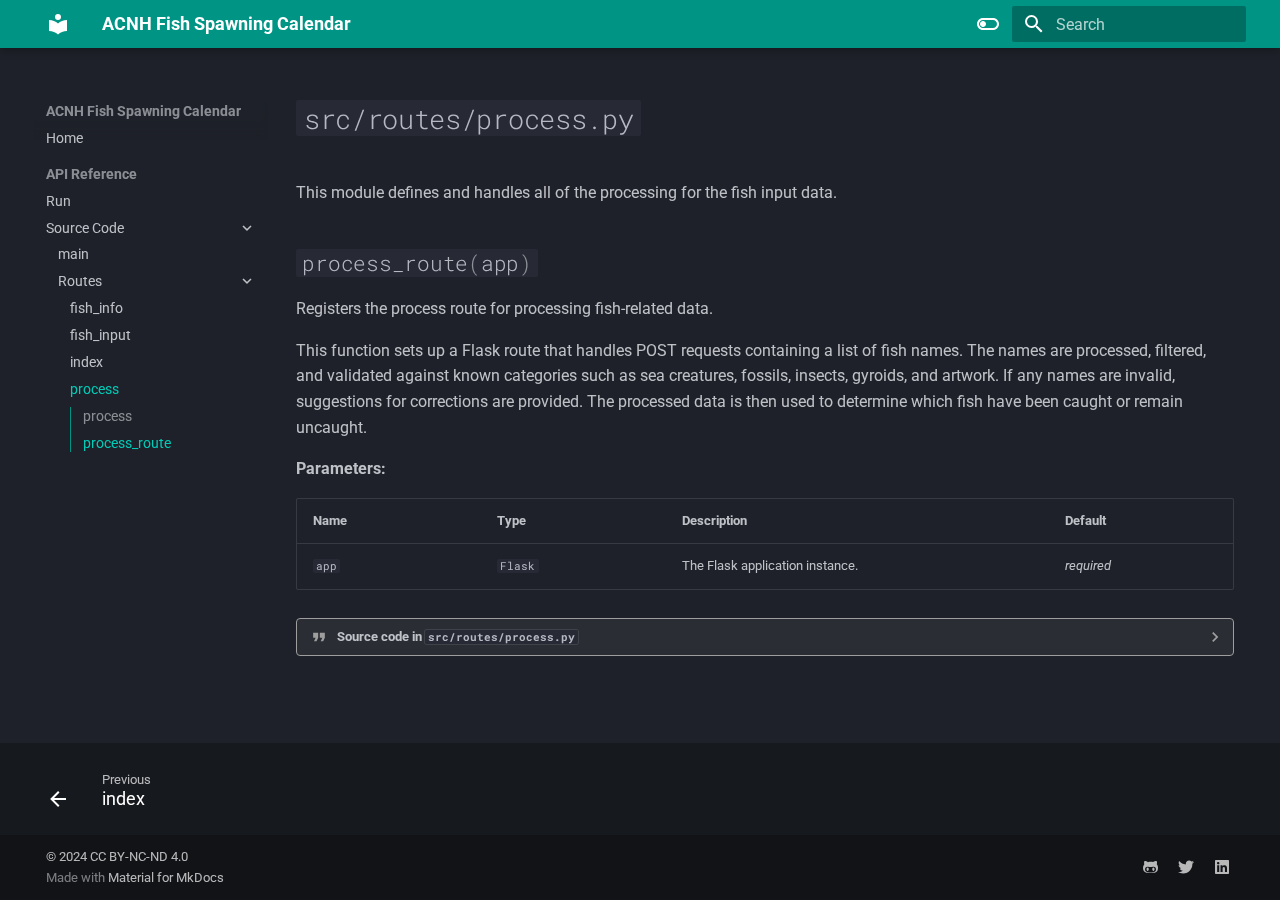
<file: src/routes/process/index.html>
<!doctype html>
<html lang="en" class="no-js">
  <head>
    
      <meta charset="utf-8">
      <meta name="viewport" content="width=device-width,initial-scale=1">
      
      
      
      
        <link rel="prev" href="../">
      
      
      
      <link rel="icon" href="../../../assets/images/favicon.png">
      <meta name="generator" content="mkdocs-1.6.1, mkdocs-material-9.6.8">
    
    
      
        <title>process - ACNH Fish Spawning Calendar</title>
      
    
    
      <link rel="stylesheet" href="../../../assets/stylesheets/main.8608ea7d.min.css">
      
        
        <link rel="stylesheet" href="../../../assets/stylesheets/palette.06af60db.min.css">
      
      


    
    
      
    
    
      
        
        
        <link rel="preconnect" href="https://fonts.gstatic.com" crossorigin>
        <link rel="stylesheet" href="https://fonts.googleapis.com/css?family=Roboto:300,300i,400,400i,700,700i%7CRoboto+Mono:400,400i,700,700i&display=fallback">
        <style>:root{--md-text-font:"Roboto";--md-code-font:"Roboto Mono"}</style>
      
    
    
      <link rel="stylesheet" href="../../../assets/_mkdocstrings.css">
    
    <script>__md_scope=new URL("../../..",location),__md_hash=e=>[...e].reduce(((e,_)=>(e<<5)-e+_.charCodeAt(0)),0),__md_get=(e,_=localStorage,t=__md_scope)=>JSON.parse(_.getItem(t.pathname+"."+e)),__md_set=(e,_,t=localStorage,a=__md_scope)=>{try{t.setItem(a.pathname+"."+e,JSON.stringify(_))}catch(e){}}</script>
    
      

    
    
    
  </head>
  
  
    
    
      
    
    
    
    
    <body dir="ltr" data-md-color-scheme="slate" data-md-color-primary="teal" data-md-color-accent="blue">
  
    
    <input class="md-toggle" data-md-toggle="drawer" type="checkbox" id="__drawer" autocomplete="off">
    <input class="md-toggle" data-md-toggle="search" type="checkbox" id="__search" autocomplete="off">
    <label class="md-overlay" for="__drawer"></label>
    <div data-md-component="skip">
      
        
        <a href="#srcroutesprocesspy" class="md-skip">
          Skip to content
        </a>
      
    </div>
    <div data-md-component="announce">
      
    </div>
    
    
      

  

<header class="md-header md-header--shadow" data-md-component="header">
  <nav class="md-header__inner md-grid" aria-label="Header">
    <a href="../../.." title="ACNH Fish Spawning Calendar" class="md-header__button md-logo" aria-label="ACNH Fish Spawning Calendar" data-md-component="logo">
      
  
  <svg xmlns="http://www.w3.org/2000/svg" viewBox="0 0 24 24"><path d="M12 8a3 3 0 0 0 3-3 3 3 0 0 0-3-3 3 3 0 0 0-3 3 3 3 0 0 0 3 3m0 3.54C9.64 9.35 6.5 8 3 8v11c3.5 0 6.64 1.35 9 3.54 2.36-2.19 5.5-3.54 9-3.54V8c-3.5 0-6.64 1.35-9 3.54"/></svg>

    </a>
    <label class="md-header__button md-icon" for="__drawer">
      
      <svg xmlns="http://www.w3.org/2000/svg" viewBox="0 0 24 24"><path d="M3 6h18v2H3zm0 5h18v2H3zm0 5h18v2H3z"/></svg>
    </label>
    <div class="md-header__title" data-md-component="header-title">
      <div class="md-header__ellipsis">
        <div class="md-header__topic">
          <span class="md-ellipsis">
            ACNH Fish Spawning Calendar
          </span>
        </div>
        <div class="md-header__topic" data-md-component="header-topic">
          <span class="md-ellipsis">
            
              process
            
          </span>
        </div>
      </div>
    </div>
    
      
        <form class="md-header__option" data-md-component="palette">
  
    
    
    
    <input class="md-option" data-md-color-media="" data-md-color-scheme="slate" data-md-color-primary="teal" data-md-color-accent="blue"  aria-label="Switch to dark mode"  type="radio" name="__palette" id="__palette_0">
    
      <label class="md-header__button md-icon" title="Switch to dark mode" for="__palette_1" hidden>
        <svg xmlns="http://www.w3.org/2000/svg" viewBox="0 0 24 24"><path d="M17 6H7c-3.31 0-6 2.69-6 6s2.69 6 6 6h10c3.31 0 6-2.69 6-6s-2.69-6-6-6m0 10H7c-2.21 0-4-1.79-4-4s1.79-4 4-4h10c2.21 0 4 1.79 4 4s-1.79 4-4 4M7 9c-1.66 0-3 1.34-3 3s1.34 3 3 3 3-1.34 3-3-1.34-3-3-3"/></svg>
      </label>
    
  
    
    
    
    <input class="md-option" data-md-color-media="" data-md-color-scheme="default" data-md-color-primary="red" data-md-color-accent="blue"  aria-label="Switch to light mode"  type="radio" name="__palette" id="__palette_1">
    
      <label class="md-header__button md-icon" title="Switch to light mode" for="__palette_0" hidden>
        <svg xmlns="http://www.w3.org/2000/svg" viewBox="0 0 24 24"><path d="M17 7H7a5 5 0 0 0-5 5 5 5 0 0 0 5 5h10a5 5 0 0 0 5-5 5 5 0 0 0-5-5m0 8a3 3 0 0 1-3-3 3 3 0 0 1 3-3 3 3 0 0 1 3 3 3 3 0 0 1-3 3"/></svg>
      </label>
    
  
</form>
      
    
    
      <script>var palette=__md_get("__palette");if(palette&&palette.color){if("(prefers-color-scheme)"===palette.color.media){var media=matchMedia("(prefers-color-scheme: light)"),input=document.querySelector(media.matches?"[data-md-color-media='(prefers-color-scheme: light)']":"[data-md-color-media='(prefers-color-scheme: dark)']");palette.color.media=input.getAttribute("data-md-color-media"),palette.color.scheme=input.getAttribute("data-md-color-scheme"),palette.color.primary=input.getAttribute("data-md-color-primary"),palette.color.accent=input.getAttribute("data-md-color-accent")}for(var[key,value]of Object.entries(palette.color))document.body.setAttribute("data-md-color-"+key,value)}</script>
    
    
    
      <label class="md-header__button md-icon" for="__search">
        
        <svg xmlns="http://www.w3.org/2000/svg" viewBox="0 0 24 24"><path d="M9.5 3A6.5 6.5 0 0 1 16 9.5c0 1.61-.59 3.09-1.56 4.23l.27.27h.79l5 5-1.5 1.5-5-5v-.79l-.27-.27A6.52 6.52 0 0 1 9.5 16 6.5 6.5 0 0 1 3 9.5 6.5 6.5 0 0 1 9.5 3m0 2C7 5 5 7 5 9.5S7 14 9.5 14 14 12 14 9.5 12 5 9.5 5"/></svg>
      </label>
      <div class="md-search" data-md-component="search" role="dialog">
  <label class="md-search__overlay" for="__search"></label>
  <div class="md-search__inner" role="search">
    <form class="md-search__form" name="search">
      <input type="text" class="md-search__input" name="query" aria-label="Search" placeholder="Search" autocapitalize="off" autocorrect="off" autocomplete="off" spellcheck="false" data-md-component="search-query" required>
      <label class="md-search__icon md-icon" for="__search">
        
        <svg xmlns="http://www.w3.org/2000/svg" viewBox="0 0 24 24"><path d="M9.5 3A6.5 6.5 0 0 1 16 9.5c0 1.61-.59 3.09-1.56 4.23l.27.27h.79l5 5-1.5 1.5-5-5v-.79l-.27-.27A6.52 6.52 0 0 1 9.5 16 6.5 6.5 0 0 1 3 9.5 6.5 6.5 0 0 1 9.5 3m0 2C7 5 5 7 5 9.5S7 14 9.5 14 14 12 14 9.5 12 5 9.5 5"/></svg>
        
        <svg xmlns="http://www.w3.org/2000/svg" viewBox="0 0 24 24"><path d="M20 11v2H8l5.5 5.5-1.42 1.42L4.16 12l7.92-7.92L13.5 5.5 8 11z"/></svg>
      </label>
      <nav class="md-search__options" aria-label="Search">
        
        <button type="reset" class="md-search__icon md-icon" title="Clear" aria-label="Clear" tabindex="-1">
          
          <svg xmlns="http://www.w3.org/2000/svg" viewBox="0 0 24 24"><path d="M19 6.41 17.59 5 12 10.59 6.41 5 5 6.41 10.59 12 5 17.59 6.41 19 12 13.41 17.59 19 19 17.59 13.41 12z"/></svg>
        </button>
      </nav>
      
        <div class="md-search__suggest" data-md-component="search-suggest"></div>
      
    </form>
    <div class="md-search__output">
      <div class="md-search__scrollwrap" tabindex="0" data-md-scrollfix>
        <div class="md-search-result" data-md-component="search-result">
          <div class="md-search-result__meta">
            Initializing search
          </div>
          <ol class="md-search-result__list" role="presentation"></ol>
        </div>
      </div>
    </div>
  </div>
</div>
    
    
  </nav>
  
</header>
    
    <div class="md-container" data-md-component="container">
      
      
        
          
        
      
      <main class="md-main" data-md-component="main">
        <div class="md-main__inner md-grid">
          
            
              
              <div class="md-sidebar md-sidebar--primary" data-md-component="sidebar" data-md-type="navigation" >
                <div class="md-sidebar__scrollwrap">
                  <div class="md-sidebar__inner">
                    



  

<nav class="md-nav md-nav--primary md-nav--integrated" aria-label="Navigation" data-md-level="0">
  <label class="md-nav__title" for="__drawer">
    <a href="../../.." title="ACNH Fish Spawning Calendar" class="md-nav__button md-logo" aria-label="ACNH Fish Spawning Calendar" data-md-component="logo">
      
  
  <svg xmlns="http://www.w3.org/2000/svg" viewBox="0 0 24 24"><path d="M12 8a3 3 0 0 0 3-3 3 3 0 0 0-3-3 3 3 0 0 0-3 3 3 3 0 0 0 3 3m0 3.54C9.64 9.35 6.5 8 3 8v11c3.5 0 6.64 1.35 9 3.54 2.36-2.19 5.5-3.54 9-3.54V8c-3.5 0-6.64 1.35-9 3.54"/></svg>

    </a>
    ACNH Fish Spawning Calendar
  </label>
  
  <ul class="md-nav__list" data-md-scrollfix>
    
      
      
  
  
  
  
    <li class="md-nav__item">
      <a href="../../.." class="md-nav__link">
        
  
  <span class="md-ellipsis">
    Home
    
  </span>
  

      </a>
    </li>
  

    
      
      
  
  
    
  
  
  
    
    
    
      
        
        
      
    
    
    <li class="md-nav__item md-nav__item--active md-nav__item--section md-nav__item--nested">
      
        
        
        <input class="md-nav__toggle md-toggle " type="checkbox" id="__nav_2" checked>
        
          
          <label class="md-nav__link" for="__nav_2" id="__nav_2_label" tabindex="">
            
  
  <span class="md-ellipsis">
    API Reference
    
  </span>
  

            <span class="md-nav__icon md-icon"></span>
          </label>
        
        <nav class="md-nav" data-md-level="1" aria-labelledby="__nav_2_label" aria-expanded="true">
          <label class="md-nav__title" for="__nav_2">
            <span class="md-nav__icon md-icon"></span>
            API Reference
          </label>
          <ul class="md-nav__list" data-md-scrollfix>
            
              
                
  
  
  
  
    <li class="md-nav__item">
      <a href="../../../run/" class="md-nav__link">
        
  
  <span class="md-ellipsis">
    Run
    
  </span>
  

      </a>
    </li>
  

              
            
              
                
  
  
    
  
  
  
    
    
    
      
    
    
    <li class="md-nav__item md-nav__item--active md-nav__item--nested">
      
        
        
        <input class="md-nav__toggle md-toggle " type="checkbox" id="__nav_2_2" checked>
        
          
          <label class="md-nav__link" for="__nav_2_2" id="__nav_2_2_label" tabindex="0">
            
  
  <span class="md-ellipsis">
    Source Code
    
  </span>
  

            <span class="md-nav__icon md-icon"></span>
          </label>
        
        <nav class="md-nav" data-md-level="2" aria-labelledby="__nav_2_2_label" aria-expanded="true">
          <label class="md-nav__title" for="__nav_2_2">
            <span class="md-nav__icon md-icon"></span>
            Source Code
          </label>
          <ul class="md-nav__list" data-md-scrollfix>
            
              
                
  
  
  
  
    <li class="md-nav__item">
      <a href="../../main/" class="md-nav__link">
        
  
  <span class="md-ellipsis">
    main
    
  </span>
  

      </a>
    </li>
  

              
            
              
                
  
  
    
  
  
  
    
    
    
      
    
    
    <li class="md-nav__item md-nav__item--active md-nav__item--nested">
      
        
        
        <input class="md-nav__toggle md-toggle " type="checkbox" id="__nav_2_2_2" checked>
        
          
          <label class="md-nav__link" for="__nav_2_2_2" id="__nav_2_2_2_label" tabindex="0">
            
  
  <span class="md-ellipsis">
    Routes
    
  </span>
  

            <span class="md-nav__icon md-icon"></span>
          </label>
        
        <nav class="md-nav" data-md-level="3" aria-labelledby="__nav_2_2_2_label" aria-expanded="true">
          <label class="md-nav__title" for="__nav_2_2_2">
            <span class="md-nav__icon md-icon"></span>
            Routes
          </label>
          <ul class="md-nav__list" data-md-scrollfix>
            
              
                
  
  
  
  
    <li class="md-nav__item">
      <a href="../fish_info/" class="md-nav__link">
        
  
  <span class="md-ellipsis">
    fish_info
    
  </span>
  

      </a>
    </li>
  

              
            
              
                
  
  
  
  
    <li class="md-nav__item">
      <a href="../fish_input/" class="md-nav__link">
        
  
  <span class="md-ellipsis">
    fish_input
    
  </span>
  

      </a>
    </li>
  

              
            
              
                
  
  
  
  
    <li class="md-nav__item">
      <a href="../" class="md-nav__link">
        
  
  <span class="md-ellipsis">
    index
    
  </span>
  

      </a>
    </li>
  

              
            
              
                
  
  
    
  
  
  
    <li class="md-nav__item md-nav__item--active">
      
      <input class="md-nav__toggle md-toggle" type="checkbox" id="__toc">
      
      
        
      
      
        <label class="md-nav__link md-nav__link--active" for="__toc">
          
  
  <span class="md-ellipsis">
    process
    
  </span>
  

          <span class="md-nav__icon md-icon"></span>
        </label>
      
      <a href="./" class="md-nav__link md-nav__link--active">
        
  
  <span class="md-ellipsis">
    process
    
  </span>
  

      </a>
      
        

<nav class="md-nav md-nav--secondary" aria-label="Table of contents">
  
  
  
    
  
  
    <label class="md-nav__title" for="__toc">
      <span class="md-nav__icon md-icon"></span>
      Table of contents
    </label>
    <ul class="md-nav__list" data-md-component="toc" data-md-scrollfix>
      
        <li class="md-nav__item">
  <a href="#src.routes.process" class="md-nav__link">
    <span class="md-ellipsis">
      process
    </span>
  </a>
  
</li>
      
        <li class="md-nav__item">
  <a href="#src.routes.process.process_route" class="md-nav__link">
    <span class="md-ellipsis">
      process_route
    </span>
  </a>
  
</li>
      
    </ul>
  
</nav>
      
    </li>
  

              
            
          </ul>
        </nav>
      
    </li>
  

              
            
          </ul>
        </nav>
      
    </li>
  

              
            
          </ul>
        </nav>
      
    </li>
  

    
  </ul>
</nav>
                  </div>
                </div>
              </div>
            
            
          
          
            <div class="md-content" data-md-component="content">
              <article class="md-content__inner md-typeset">
                
                  



<h1 id="srcroutesprocesspy"><code>src/routes/process.py</code></h1>


<div class="doc doc-object doc-module">



<a id="src.routes.process"></a>
    <div class="doc doc-contents first">

        <p>This module defines and handles all of the processing for the fish input data.</p>









  <div class="doc doc-children">









<div class="doc doc-object doc-function">


<h2 id="src.routes.process.process_route" class="doc doc-heading">
            <code class="highlight language-python"><span class="n">process_route</span><span class="p">(</span><span class="n">app</span><span class="p">)</span></code>

</h2>


    <div class="doc doc-contents ">

        <p>Registers the process route for processing fish-related data.</p>
<p>This function sets up a Flask route that handles POST requests containing a
list of fish names. The names are processed, filtered, and validated
against known categories such as sea creatures, fossils, insects, gyroids,
and artwork. If any names are invalid, suggestions for corrections are
provided. The processed data is then used to determine which fish have been
caught or remain uncaught.</p>


<p><span class="doc-section-title">Parameters:</span></p>
    <table>
      <thead>
        <tr>
          <th>Name</th>
          <th>Type</th>
          <th>Description</th>
          <th>Default</th>
        </tr>
      </thead>
      <tbody>
          <tr class="doc-section-item">
            <td>
                <code>app</code>
            </td>
            <td>
                  <code><span title="flask.Flask">Flask</span></code>
            </td>
            <td>
              <div class="doc-md-description">
                <p>The Flask application instance.</p>
              </div>
            </td>
            <td>
                <em>required</em>
            </td>
          </tr>
      </tbody>
    </table>


            <details class="quote">
              <summary>Source code in <code>src/routes/process.py</code></summary>
              <div class="highlight"><table class="highlighttable"><tr><th colspan="2" class="filename"><span class="filename">Python</span></th></tr><tr><td class="linenos"><div class="linenodiv"><pre><span></span><span class="normal"><a href="#__codelineno-0-10">10</a></span>
<span class="normal"><a href="#__codelineno-0-11">11</a></span>
<span class="normal"><a href="#__codelineno-0-12">12</a></span>
<span class="normal"><a href="#__codelineno-0-13">13</a></span>
<span class="normal"><a href="#__codelineno-0-14">14</a></span>
<span class="normal"><a href="#__codelineno-0-15">15</a></span>
<span class="normal"><a href="#__codelineno-0-16">16</a></span>
<span class="normal"><a href="#__codelineno-0-17">17</a></span>
<span class="normal"><a href="#__codelineno-0-18">18</a></span>
<span class="normal"><a href="#__codelineno-0-19">19</a></span>
<span class="normal"><a href="#__codelineno-0-20">20</a></span>
<span class="normal"><a href="#__codelineno-0-21">21</a></span>
<span class="normal"><a href="#__codelineno-0-22">22</a></span>
<span class="normal"><a href="#__codelineno-0-23">23</a></span>
<span class="normal"><a href="#__codelineno-0-24">24</a></span>
<span class="normal"><a href="#__codelineno-0-25">25</a></span>
<span class="normal"><a href="#__codelineno-0-26">26</a></span>
<span class="normal"><a href="#__codelineno-0-27">27</a></span>
<span class="normal"><a href="#__codelineno-0-28">28</a></span>
<span class="normal"><a href="#__codelineno-0-29">29</a></span>
<span class="normal"><a href="#__codelineno-0-30">30</a></span>
<span class="normal"><a href="#__codelineno-0-31">31</a></span>
<span class="normal"><a href="#__codelineno-0-32">32</a></span>
<span class="normal"><a href="#__codelineno-0-33">33</a></span>
<span class="normal"><a href="#__codelineno-0-34">34</a></span>
<span class="normal"><a href="#__codelineno-0-35">35</a></span>
<span class="normal"><a href="#__codelineno-0-36">36</a></span>
<span class="normal"><a href="#__codelineno-0-37">37</a></span>
<span class="normal"><a href="#__codelineno-0-38">38</a></span>
<span class="normal"><a href="#__codelineno-0-39">39</a></span>
<span class="normal"><a href="#__codelineno-0-40">40</a></span>
<span class="normal"><a href="#__codelineno-0-41">41</a></span>
<span class="normal"><a href="#__codelineno-0-42">42</a></span>
<span class="normal"><a href="#__codelineno-0-43">43</a></span>
<span class="normal"><a href="#__codelineno-0-44">44</a></span>
<span class="normal"><a href="#__codelineno-0-45">45</a></span>
<span class="normal"><a href="#__codelineno-0-46">46</a></span>
<span class="normal"><a href="#__codelineno-0-47">47</a></span>
<span class="normal"><a href="#__codelineno-0-48">48</a></span>
<span class="normal"><a href="#__codelineno-0-49">49</a></span>
<span class="normal"><a href="#__codelineno-0-50">50</a></span>
<span class="normal"><a href="#__codelineno-0-51">51</a></span>
<span class="normal"><a href="#__codelineno-0-52">52</a></span>
<span class="normal"><a href="#__codelineno-0-53">53</a></span>
<span class="normal"><a href="#__codelineno-0-54">54</a></span>
<span class="normal"><a href="#__codelineno-0-55">55</a></span>
<span class="normal"><a href="#__codelineno-0-56">56</a></span>
<span class="normal"><a href="#__codelineno-0-57">57</a></span>
<span class="normal"><a href="#__codelineno-0-58">58</a></span>
<span class="normal"><a href="#__codelineno-0-59">59</a></span>
<span class="normal"><a href="#__codelineno-0-60">60</a></span>
<span class="normal"><a href="#__codelineno-0-61">61</a></span>
<span class="normal"><a href="#__codelineno-0-62">62</a></span>
<span class="normal"><a href="#__codelineno-0-63">63</a></span>
<span class="normal"><a href="#__codelineno-0-64">64</a></span>
<span class="normal"><a href="#__codelineno-0-65">65</a></span>
<span class="normal"><a href="#__codelineno-0-66">66</a></span>
<span class="normal"><a href="#__codelineno-0-67">67</a></span>
<span class="normal"><a href="#__codelineno-0-68">68</a></span>
<span class="normal"><a href="#__codelineno-0-69">69</a></span>
<span class="normal"><a href="#__codelineno-0-70">70</a></span>
<span class="normal"><a href="#__codelineno-0-71">71</a></span></pre></div></td><td class="code"><div><pre><span></span><code><span id="__span-0-10"><a id="__codelineno-0-10" name="__codelineno-0-10"></a><span class="k">def</span><span class="w"> </span><span class="nf">process_route</span><span class="p">(</span><span class="n">app</span><span class="p">):</span>
</span><span id="__span-0-11"><a id="__codelineno-0-11" name="__codelineno-0-11"></a><span class="w">    </span><span class="sd">&quot;&quot;&quot;</span>
</span><span id="__span-0-12"><a id="__codelineno-0-12" name="__codelineno-0-12"></a><span class="sd">    Registers the process route for processing fish-related data.</span>
</span><span id="__span-0-13"><a id="__codelineno-0-13" name="__codelineno-0-13"></a>
</span><span id="__span-0-14"><a id="__codelineno-0-14" name="__codelineno-0-14"></a><span class="sd">    This function sets up a Flask route that handles POST requests containing a</span>
</span><span id="__span-0-15"><a id="__codelineno-0-15" name="__codelineno-0-15"></a><span class="sd">    list of fish names. The names are processed, filtered, and validated</span>
</span><span id="__span-0-16"><a id="__codelineno-0-16" name="__codelineno-0-16"></a><span class="sd">    against known categories such as sea creatures, fossils, insects, gyroids,</span>
</span><span id="__span-0-17"><a id="__codelineno-0-17" name="__codelineno-0-17"></a><span class="sd">    and artwork. If any names are invalid, suggestions for corrections are</span>
</span><span id="__span-0-18"><a id="__codelineno-0-18" name="__codelineno-0-18"></a><span class="sd">    provided. The processed data is then used to determine which fish have been</span>
</span><span id="__span-0-19"><a id="__codelineno-0-19" name="__codelineno-0-19"></a><span class="sd">    caught or remain uncaught.</span>
</span><span id="__span-0-20"><a id="__codelineno-0-20" name="__codelineno-0-20"></a>
</span><span id="__span-0-21"><a id="__codelineno-0-21" name="__codelineno-0-21"></a><span class="sd">    Args:</span>
</span><span id="__span-0-22"><a id="__codelineno-0-22" name="__codelineno-0-22"></a><span class="sd">        app (Flask): The Flask application instance.</span>
</span><span id="__span-0-23"><a id="__codelineno-0-23" name="__codelineno-0-23"></a><span class="sd">    &quot;&quot;&quot;</span>
</span><span id="__span-0-24"><a id="__codelineno-0-24" name="__codelineno-0-24"></a>    <span class="nd">@app</span><span class="o">.</span><span class="n">route</span><span class="p">(</span><span class="s2">&quot;/process/&quot;</span><span class="p">,</span> <span class="n">methods</span><span class="o">=</span><span class="p">[</span><span class="s2">&quot;POST&quot;</span><span class="p">])</span>
</span><span id="__span-0-25"><a id="__codelineno-0-25" name="__codelineno-0-25"></a>    <span class="k">def</span><span class="w"> </span><span class="nf">process</span><span class="p">():</span>
</span><span id="__span-0-26"><a id="__codelineno-0-26" name="__codelineno-0-26"></a><span class="w">        </span><span class="sd">&quot;&quot;&quot;</span>
</span><span id="__span-0-27"><a id="__codelineno-0-27" name="__codelineno-0-27"></a><span class="sd">        Handles the processing of fish names submitted via POST request.</span>
</span><span id="__span-0-28"><a id="__codelineno-0-28" name="__codelineno-0-28"></a>
</span><span id="__span-0-29"><a id="__codelineno-0-29" name="__codelineno-0-29"></a><span class="sd">        Flow:</span>
</span><span id="__span-0-30"><a id="__codelineno-0-30" name="__codelineno-0-30"></a><span class="sd">        1. Decode and clean the input list.</span>
</span><span id="__span-0-31"><a id="__codelineno-0-31" name="__codelineno-0-31"></a><span class="sd">        2. Replace fish names based on predefined mappings, if needed.</span>
</span><span id="__span-0-32"><a id="__codelineno-0-32" name="__codelineno-0-32"></a><span class="sd">        3. Filter out non-relevant entries.</span>
</span><span id="__span-0-33"><a id="__codelineno-0-33" name="__codelineno-0-33"></a><span class="sd">        4. Identify and suggest corrections for invalid fish names.</span>
</span><span id="__span-0-34"><a id="__codelineno-0-34" name="__codelineno-0-34"></a><span class="sd">        5. Process the valid fish list and updates caught/uncaught fish lists.</span>
</span><span id="__span-0-35"><a id="__codelineno-0-35" name="__codelineno-0-35"></a>
</span><span id="__span-0-36"><a id="__codelineno-0-36" name="__codelineno-0-36"></a><span class="sd">        Returns:</span>
</span><span id="__span-0-37"><a id="__codelineno-0-37" name="__codelineno-0-37"></a><span class="sd">            Response:</span>
</span><span id="__span-0-38"><a id="__codelineno-0-38" name="__codelineno-0-38"></a><span class="sd">                - JSON response with suggestions if invalid names are found.</span>
</span><span id="__span-0-39"><a id="__codelineno-0-39" name="__codelineno-0-39"></a><span class="sd">                - Renders the &#39;index.html&#39; template with updated fish data.</span>
</span><span id="__span-0-40"><a id="__codelineno-0-40" name="__codelineno-0-40"></a><span class="sd">        &quot;&quot;&quot;</span>
</span><span id="__span-0-41"><a id="__codelineno-0-41" name="__codelineno-0-41"></a>        <span class="n">data</span> <span class="o">=</span> <span class="n">request</span><span class="o">.</span><span class="n">data</span><span class="o">.</span><span class="n">decode</span><span class="p">(</span><span class="s2">&quot;utf-8&quot;</span><span class="p">)</span>
</span><span id="__span-0-42"><a id="__codelineno-0-42" name="__codelineno-0-42"></a>
</span><span id="__span-0-43"><a id="__codelineno-0-43" name="__codelineno-0-43"></a>        <span class="n">input_list</span> <span class="o">=</span> <span class="p">[</span><span class="n">fish</span><span class="o">.</span><span class="n">strip</span><span class="p">()</span><span class="o">.</span><span class="n">replace</span><span class="p">(</span><span class="s2">&quot;_&quot;</span><span class="p">,</span> <span class="s2">&quot; &quot;</span><span class="p">)</span>
</span><span id="__span-0-44"><a id="__codelineno-0-44" name="__codelineno-0-44"></a>                      <span class="k">for</span> <span class="n">fish</span> <span class="ow">in</span> <span class="n">data</span><span class="o">.</span><span class="n">split</span><span class="p">(</span><span class="s2">&quot;</span><span class="se">\n</span><span class="s2">&quot;</span><span class="p">)</span> <span class="k">if</span> <span class="n">fish</span><span class="o">.</span><span class="n">strip</span><span class="p">()]</span>
</span><span id="__span-0-45"><a id="__codelineno-0-45" name="__codelineno-0-45"></a>
</span><span id="__span-0-46"><a id="__codelineno-0-46" name="__codelineno-0-46"></a>        <span class="n">input_list</span> <span class="o">=</span> <span class="p">[</span><span class="n">ut</span><span class="o">.</span><span class="n">renamed</span><span class="o">.</span><span class="n">get</span><span class="p">(</span><span class="n">fish</span><span class="p">,</span> <span class="n">fish</span><span class="p">)</span>
</span><span id="__span-0-47"><a id="__codelineno-0-47" name="__codelineno-0-47"></a>                      <span class="k">for</span> <span class="n">fish</span> <span class="ow">in</span> <span class="n">input_list</span><span class="p">]</span>
</span><span id="__span-0-48"><a id="__codelineno-0-48" name="__codelineno-0-48"></a>
</span><span id="__span-0-49"><a id="__codelineno-0-49" name="__codelineno-0-49"></a>        <span class="n">problems</span> <span class="o">=</span> <span class="n">ut</span><span class="o">.</span><span class="n">get_problems</span><span class="p">(</span><span class="n">input_list</span><span class="p">)</span>
</span><span id="__span-0-50"><a id="__codelineno-0-50" name="__codelineno-0-50"></a>        <span class="k">if</span> <span class="n">problems</span><span class="p">:</span>
</span><span id="__span-0-51"><a id="__codelineno-0-51" name="__codelineno-0-51"></a>            <span class="n">suggestions</span> <span class="o">=</span> <span class="p">{</span><span class="n">prob</span><span class="p">:</span> <span class="n">ut</span><span class="o">.</span><span class="n">get_closest_match</span><span class="p">(</span>
</span><span id="__span-0-52"><a id="__codelineno-0-52" name="__codelineno-0-52"></a>                <span class="n">prob</span><span class="p">)</span> <span class="k">for</span> <span class="n">prob</span> <span class="ow">in</span> <span class="n">problems</span><span class="p">}</span>
</span><span id="__span-0-53"><a id="__codelineno-0-53" name="__codelineno-0-53"></a>            <span class="n">logging</span><span class="o">.</span><span class="n">debug</span><span class="p">(</span><span class="s2">&quot;Invalid fish names found: </span><span class="si">%s</span><span class="s2">&quot;</span><span class="p">,</span> <span class="n">problems</span><span class="p">)</span>
</span><span id="__span-0-54"><a id="__codelineno-0-54" name="__codelineno-0-54"></a>            <span class="n">logging</span><span class="o">.</span><span class="n">debug</span><span class="p">(</span><span class="s2">&quot;Suggested names: </span><span class="si">%s</span><span class="s2">&quot;</span><span class="p">,</span> <span class="n">suggestions</span><span class="p">)</span>
</span><span id="__span-0-55"><a id="__codelineno-0-55" name="__codelineno-0-55"></a>            <span class="n">invalid_fish_names</span> <span class="o">=</span> <span class="nb">list</span><span class="p">(</span><span class="n">problems</span><span class="p">)</span>
</span><span id="__span-0-56"><a id="__codelineno-0-56" name="__codelineno-0-56"></a>            <span class="n">suggestions_list</span> <span class="o">=</span> <span class="p">[</span><span class="n">suggestions</span><span class="p">[</span><span class="n">fish</span><span class="p">]</span> <span class="k">for</span> <span class="n">fish</span> <span class="ow">in</span> <span class="n">problems</span><span class="p">]</span>
</span><span id="__span-0-57"><a id="__codelineno-0-57" name="__codelineno-0-57"></a>            <span class="k">return</span> <span class="n">jsonify</span><span class="p">({</span>
</span><span id="__span-0-58"><a id="__codelineno-0-58" name="__codelineno-0-58"></a>                <span class="s2">&quot;invalid_fish_names&quot;</span><span class="p">:</span> <span class="n">invalid_fish_names</span><span class="p">,</span>
</span><span id="__span-0-59"><a id="__codelineno-0-59" name="__codelineno-0-59"></a>                <span class="s2">&quot;suggestions&quot;</span><span class="p">:</span> <span class="n">suggestions_list</span>
</span><span id="__span-0-60"><a id="__codelineno-0-60" name="__codelineno-0-60"></a>            <span class="p">})</span>
</span><span id="__span-0-61"><a id="__codelineno-0-61" name="__codelineno-0-61"></a>
</span><span id="__span-0-62"><a id="__codelineno-0-62" name="__codelineno-0-62"></a>        <span class="n">logging</span><span class="o">.</span><span class="n">debug</span><span class="p">(</span><span class="s2">&quot;Fish input saved: </span><span class="si">%s</span><span class="s2">&quot;</span><span class="p">,</span> <span class="n">input_list</span><span class="p">)</span>
</span><span id="__span-0-63"><a id="__codelineno-0-63" name="__codelineno-0-63"></a>        <span class="p">(</span><span class="n">ut</span><span class="o">.</span><span class="n">caught</span><span class="p">,</span> <span class="n">ut</span><span class="o">.</span><span class="n">uncaught</span><span class="p">,</span> <span class="n">ut</span><span class="o">.</span><span class="n">uncaught_NH_df</span><span class="p">,</span>
</span><span id="__span-0-64"><a id="__codelineno-0-64" name="__codelineno-0-64"></a>         <span class="n">ut</span><span class="o">.</span><span class="n">uncaught_SH_df</span><span class="p">)</span> <span class="o">=</span> <span class="n">ut</span><span class="o">.</span><span class="n">process_fish_data</span><span class="p">(</span><span class="n">input_list</span><span class="p">)</span>
</span><span id="__span-0-65"><a id="__codelineno-0-65" name="__codelineno-0-65"></a>
</span><span id="__span-0-66"><a id="__codelineno-0-66" name="__codelineno-0-66"></a>        <span class="k">return</span> <span class="n">render_template</span><span class="p">(</span>
</span><span id="__span-0-67"><a id="__codelineno-0-67" name="__codelineno-0-67"></a>            <span class="s2">&quot;index.html&quot;</span><span class="p">,</span>
</span><span id="__span-0-68"><a id="__codelineno-0-68" name="__codelineno-0-68"></a>            <span class="n">fish_list</span><span class="o">=</span><span class="n">ut</span><span class="o">.</span><span class="n">all_fish_list</span><span class="p">,</span>
</span><span id="__span-0-69"><a id="__codelineno-0-69" name="__codelineno-0-69"></a>            <span class="n">uncaught_fish</span><span class="o">=</span><span class="n">ut</span><span class="o">.</span><span class="n">uncaught</span><span class="p">,</span>
</span><span id="__span-0-70"><a id="__codelineno-0-70" name="__codelineno-0-70"></a>            <span class="n">image_url</span><span class="o">=</span><span class="n">ut</span><span class="o">.</span><span class="n">CURRENT_IMAGE</span>
</span><span id="__span-0-71"><a id="__codelineno-0-71" name="__codelineno-0-71"></a>        <span class="p">)</span>
</span></code></pre></div></td></tr></table></div>
            </details>
    </div>

</div>



  </div>

    </div>

</div>












                
              </article>
            </div>
          
          
  <script>var tabs=__md_get("__tabs");if(Array.isArray(tabs))e:for(var set of document.querySelectorAll(".tabbed-set")){var labels=set.querySelector(".tabbed-labels");for(var tab of tabs)for(var label of labels.getElementsByTagName("label"))if(label.innerText.trim()===tab){var input=document.getElementById(label.htmlFor);input.checked=!0;continue e}}</script>

<script>var target=document.getElementById(location.hash.slice(1));target&&target.name&&(target.checked=target.name.startsWith("__tabbed_"))</script>
        </div>
        
          <button type="button" class="md-top md-icon" data-md-component="top" hidden>
  
  <svg xmlns="http://www.w3.org/2000/svg" viewBox="0 0 24 24"><path d="M13 20h-2V8l-5.5 5.5-1.42-1.42L12 4.16l7.92 7.92-1.42 1.42L13 8z"/></svg>
  Back to top
</button>
        
      </main>
      
        <footer class="md-footer">
  
    
      
      <nav class="md-footer__inner md-grid" aria-label="Footer" >
        
          
          <a href="../" class="md-footer__link md-footer__link--prev" aria-label="Previous: index">
            <div class="md-footer__button md-icon">
              
              <svg xmlns="http://www.w3.org/2000/svg" viewBox="0 0 24 24"><path d="M20 11v2H8l5.5 5.5-1.42 1.42L4.16 12l7.92-7.92L13.5 5.5 8 11z"/></svg>
            </div>
            <div class="md-footer__title">
              <span class="md-footer__direction">
                Previous
              </span>
              <div class="md-ellipsis">
                index
              </div>
            </div>
          </a>
        
        
      </nav>
    
  
  <div class="md-footer-meta md-typeset">
    <div class="md-footer-meta__inner md-grid">
      <div class="md-copyright">
  
    <div class="md-copyright__highlight">
      &copy; 2024 <a href="https://creativecommons.org/licenses/by-nc-nd/4.0"  target="_blank" rel="noopener">CC BY-NC-ND 4.0</a>

    </div>
  
  
    Made with
    <a href="https://squidfunk.github.io/mkdocs-material/" target="_blank" rel="noopener">
      Material for MkDocs
    </a>
  
</div>
      
        <div class="md-social">
  
    
    
    
    
      
      
    
    <a href="https://github.com/james-willett" target="_blank" rel="noopener" title="github.com" class="md-social__link">
      <svg xmlns="http://www.w3.org/2000/svg" viewBox="0 0 480 512"><!--! Font Awesome Free 6.7.2 by @fontawesome - https://fontawesome.com License - https://fontawesome.com/license/free (Icons: CC BY 4.0, Fonts: SIL OFL 1.1, Code: MIT License) Copyright 2024 Fonticons, Inc.--><path d="M186.1 328.7c0 20.9-10.9 55.1-36.7 55.1s-36.7-34.2-36.7-55.1 10.9-55.1 36.7-55.1 36.7 34.2 36.7 55.1M480 278.2c0 31.9-3.2 65.7-17.5 95-37.9 76.6-142.1 74.8-216.7 74.8-75.8 0-186.2 2.7-225.6-74.8-14.6-29-20.2-63.1-20.2-95 0-41.9 13.9-81.5 41.5-113.6-5.2-15.8-7.7-32.4-7.7-48.8 0-21.5 4.9-32.3 14.6-51.8 45.3 0 74.3 9 108.8 36 29-6.9 58.8-10 88.7-10 27 0 54.2 2.9 80.4 9.2 34-26.7 63-35.2 107.8-35.2 9.8 19.5 14.6 30.3 14.6 51.8 0 16.4-2.6 32.7-7.7 48.2 27.5 32.4 39 72.3 39 114.2m-64.3 50.5c0-43.9-26.7-82.6-73.5-82.6-18.9 0-37 3.4-56 6-14.9 2.3-29.8 3.2-45.1 3.2-15.2 0-30.1-.9-45.1-3.2-18.7-2.6-37-6-56-6-46.8 0-73.5 38.7-73.5 82.6 0 87.8 80.4 101.3 150.4 101.3h48.2c70.3 0 150.6-13.4 150.6-101.3m-82.6-55.1c-25.8 0-36.7 34.2-36.7 55.1s10.9 55.1 36.7 55.1 36.7-34.2 36.7-55.1-10.9-55.1-36.7-55.1"/></svg>
    </a>
  
    
    
    
    
      
      
    
    <a href="https://twitter.com/TheJamesWillett" target="_blank" rel="noopener" title="twitter.com" class="md-social__link">
      <svg xmlns="http://www.w3.org/2000/svg" viewBox="0 0 512 512"><!--! Font Awesome Free 6.7.2 by @fontawesome - https://fontawesome.com License - https://fontawesome.com/license/free (Icons: CC BY 4.0, Fonts: SIL OFL 1.1, Code: MIT License) Copyright 2024 Fonticons, Inc.--><path d="M459.37 151.716c.325 4.548.325 9.097.325 13.645 0 138.72-105.583 298.558-298.558 298.558-59.452 0-114.68-17.219-161.137-47.106 8.447.974 16.568 1.299 25.34 1.299 49.055 0 94.213-16.568 130.274-44.832-46.132-.975-84.792-31.188-98.112-72.772 6.498.974 12.995 1.624 19.818 1.624 9.421 0 18.843-1.3 27.614-3.573-48.081-9.747-84.143-51.98-84.143-102.985v-1.299c13.969 7.797 30.214 12.67 47.431 13.319-28.264-18.843-46.781-51.005-46.781-87.391 0-19.492 5.197-37.36 14.294-52.954 51.655 63.675 129.3 105.258 216.365 109.807-1.624-7.797-2.599-15.918-2.599-24.04 0-57.828 46.782-104.934 104.934-104.934 30.213 0 57.502 12.67 76.67 33.137 23.715-4.548 46.456-13.32 66.599-25.34-7.798 24.366-24.366 44.833-46.132 57.827 21.117-2.273 41.584-8.122 60.426-16.243-14.292 20.791-32.161 39.308-52.628 54.253"/></svg>
    </a>
  
    
    
    
    
      
      
    
    <a href="https://www.linkedin.com/in/willettjames/" target="_blank" rel="noopener" title="www.linkedin.com" class="md-social__link">
      <svg xmlns="http://www.w3.org/2000/svg" viewBox="0 0 448 512"><!--! Font Awesome Free 6.7.2 by @fontawesome - https://fontawesome.com License - https://fontawesome.com/license/free (Icons: CC BY 4.0, Fonts: SIL OFL 1.1, Code: MIT License) Copyright 2024 Fonticons, Inc.--><path d="M416 32H31.9C14.3 32 0 46.5 0 64.3v383.4C0 465.5 14.3 480 31.9 480H416c17.6 0 32-14.5 32-32.3V64.3c0-17.8-14.4-32.3-32-32.3M135.4 416H69V202.2h66.5V416zm-33.2-243c-21.3 0-38.5-17.3-38.5-38.5S80.9 96 102.2 96c21.2 0 38.5 17.3 38.5 38.5 0 21.3-17.2 38.5-38.5 38.5m282.1 243h-66.4V312c0-24.8-.5-56.7-34.5-56.7-34.6 0-39.9 27-39.9 54.9V416h-66.4V202.2h63.7v29.2h.9c8.9-16.8 30.6-34.5 62.9-34.5 67.2 0 79.7 44.3 79.7 101.9z"/></svg>
    </a>
  
</div>
      
    </div>
  </div>
</footer>
      
    </div>
    <div class="md-dialog" data-md-component="dialog">
      <div class="md-dialog__inner md-typeset"></div>
    </div>
    
    
    <script id="__config" type="application/json">{"base": "../../..", "features": ["navigation.sections", "navigation.footer", "toc.integrate", "navigation.top", "search.suggest", "search.highlight", "content.tabs.link", "content.code.annotation", "content.code.copy"], "search": "../../../assets/javascripts/workers/search.f8cc74c7.min.js", "translations": {"clipboard.copied": "Copied to clipboard", "clipboard.copy": "Copy to clipboard", "search.result.more.one": "1 more on this page", "search.result.more.other": "# more on this page", "search.result.none": "No matching documents", "search.result.one": "1 matching document", "search.result.other": "# matching documents", "search.result.placeholder": "Type to start searching", "search.result.term.missing": "Missing", "select.version": "Select version"}}</script>
    
    
      <script src="../../../assets/javascripts/bundle.c8b220af.min.js"></script>
      
    
  </body>
</html>
</file>
<file: assets/_mkdocstrings.css>
/* Avoid breaking parameter names, etc. in table cells. */
.doc-contents td code {
  word-break: normal !important;
}

/* No line break before first paragraph of descriptions. */
.doc-md-description,
.doc-md-description>p:first-child {
  display: inline;
}

/* Max width for docstring sections tables. */
.doc .md-typeset__table,
.doc .md-typeset__table table {
  display: table !important;
  width: 100%;
}

.doc .md-typeset__table tr {
  display: table-row;
}

/* Defaults in Spacy table style. */
.doc-param-default {
  float: right;
}

/* Parameter headings must be inline, not blocks. */
.doc-heading-parameter {
  display: inline;
}

/* Prefer space on the right, not the left of parameter permalinks. */
.doc-heading-parameter .headerlink {
  margin-left: 0 !important;
  margin-right: 0.2rem;
}

/* Backward-compatibility: docstring section titles in bold. */
.doc-section-title {
  font-weight: bold;
}

/* Symbols in Navigation and ToC. */
:root, :host,
[data-md-color-scheme="default"] {
  --doc-symbol-parameter-fg-color: #df50af;
  --doc-symbol-attribute-fg-color: #953800;
  --doc-symbol-function-fg-color: #8250df;
  --doc-symbol-method-fg-color: #8250df;
  --doc-symbol-class-fg-color: #0550ae;
  --doc-symbol-module-fg-color: #5cad0f;

  --doc-symbol-parameter-bg-color: #df50af1a;
  --doc-symbol-attribute-bg-color: #9538001a;
  --doc-symbol-function-bg-color: #8250df1a;
  --doc-symbol-method-bg-color: #8250df1a;
  --doc-symbol-class-bg-color: #0550ae1a;
  --doc-symbol-module-bg-color: #5cad0f1a;
}

[data-md-color-scheme="slate"] {
  --doc-symbol-parameter-fg-color: #ffa8cc;
  --doc-symbol-attribute-fg-color: #ffa657;
  --doc-symbol-function-fg-color: #d2a8ff;
  --doc-symbol-method-fg-color: #d2a8ff;
  --doc-symbol-class-fg-color: #79c0ff;
  --doc-symbol-module-fg-color: #baff79;

  --doc-symbol-parameter-bg-color: #ffa8cc1a;
  --doc-symbol-attribute-bg-color: #ffa6571a;
  --doc-symbol-function-bg-color: #d2a8ff1a;
  --doc-symbol-method-bg-color: #d2a8ff1a;
  --doc-symbol-class-bg-color: #79c0ff1a;
  --doc-symbol-module-bg-color: #baff791a;
}

code.doc-symbol {
  border-radius: .1rem;
  font-size: .85em;
  padding: 0 .3em;
  font-weight: bold;
}

code.doc-symbol-parameter {
  color: var(--doc-symbol-parameter-fg-color);
  background-color: var(--doc-symbol-parameter-bg-color);
}

code.doc-symbol-parameter::after {
  content: "param";
}

code.doc-symbol-attribute {
  color: var(--doc-symbol-attribute-fg-color);
  background-color: var(--doc-symbol-attribute-bg-color);
}

code.doc-symbol-attribute::after {
  content: "attr";
}

code.doc-symbol-function {
  color: var(--doc-symbol-function-fg-color);
  background-color: var(--doc-symbol-function-bg-color);
}

code.doc-symbol-function::after {
  content: "func";
}

code.doc-symbol-method {
  color: var(--doc-symbol-method-fg-color);
  background-color: var(--doc-symbol-method-bg-color);
}

code.doc-symbol-method::after {
  content: "meth";
}

code.doc-symbol-class {
  color: var(--doc-symbol-class-fg-color);
  background-color: var(--doc-symbol-class-bg-color);
}

code.doc-symbol-class::after {
  content: "class";
}

code.doc-symbol-module {
  color: var(--doc-symbol-module-fg-color);
  background-color: var(--doc-symbol-module-bg-color);
}

code.doc-symbol-module::after {
  content: "mod";
}

.doc-signature .autorefs {
  color: inherit;
  border-bottom: 1px dotted currentcolor;
}
</file>
<file: assets/stylesheets/main.6f8fc17f.min.css>
@charset "UTF-8";html{-webkit-text-size-adjust:none;-moz-text-size-adjust:none;text-size-adjust:none;box-sizing:border-box}*,:after,:before{box-sizing:inherit}@media (prefers-reduced-motion){*,:after,:before{transition:none!important}}body{margin:0}a,button,input,label{-webkit-tap-highlight-color:transparent}a{color:inherit;text-decoration:none}hr{border:0;box-sizing:initial;display:block;height:.05rem;overflow:visible;padding:0}small{font-size:80%}sub,sup{line-height:1em}img{border-style:none}table{border-collapse:initial;border-spacing:0}td,th{font-weight:400;vertical-align:top}button{background:#0000;border:0;font-family:inherit;font-size:inherit;margin:0;padding:0}input{border:0;outline:none}:root{--md-primary-fg-color:#4051b5;--md-primary-fg-color--light:#5d6cc0;--md-primary-fg-color--dark:#303fa1;--md-primary-bg-color:#fff;--md-primary-bg-color--light:#ffffffb3;--md-accent-fg-color:#526cfe;--md-accent-fg-color--transparent:#526cfe1a;--md-accent-bg-color:#fff;--md-accent-bg-color--light:#ffffffb3}[data-md-color-scheme=default]{color-scheme:light}[data-md-color-scheme=default] img[src$="#gh-dark-mode-only"],[data-md-color-scheme=default] img[src$="#only-dark"]{display:none}:root,[data-md-color-scheme=default]{--md-hue:225deg;--md-default-fg-color:#000000de;--md-default-fg-color--light:#0000008a;--md-default-fg-color--lighter:#00000052;--md-default-fg-color--lightest:#00000012;--md-default-bg-color:#fff;--md-default-bg-color--light:#ffffffb3;--md-default-bg-color--lighter:#ffffff4d;--md-default-bg-color--lightest:#ffffff1f;--md-code-fg-color:#36464e;--md-code-bg-color:#f5f5f5;--md-code-hl-color:#4287ff;--md-code-hl-color--light:#4287ff1a;--md-code-hl-number-color:#d52a2a;--md-code-hl-special-color:#db1457;--md-code-hl-function-color:#a846b9;--md-code-hl-constant-color:#6e59d9;--md-code-hl-keyword-color:#3f6ec6;--md-code-hl-string-color:#1c7d4d;--md-code-hl-name-color:var(--md-code-fg-color);--md-code-hl-operator-color:var(--md-default-fg-color--light);--md-code-hl-punctuation-color:var(--md-default-fg-color--light);--md-code-hl-comment-color:var(--md-default-fg-color--light);--md-code-hl-generic-color:var(--md-default-fg-color--light);--md-code-hl-variable-color:var(--md-default-fg-color--light);--md-typeset-color:var(--md-default-fg-color);--md-typeset-a-color:var(--md-primary-fg-color);--md-typeset-del-color:#f5503d26;--md-typeset-ins-color:#0bd57026;--md-typeset-kbd-color:#fafafa;--md-typeset-kbd-accent-color:#fff;--md-typeset-kbd-border-color:#b8b8b8;--md-typeset-mark-color:#ffff0080;--md-typeset-table-color:#0000001f;--md-typeset-table-color--light:rgba(0,0,0,.035);--md-admonition-fg-color:var(--md-default-fg-color);--md-admonition-bg-color:var(--md-default-bg-color);--md-warning-fg-color:#000000de;--md-warning-bg-color:#ff9;--md-footer-fg-color:#fff;--md-footer-fg-color--light:#ffffffb3;--md-footer-fg-color--lighter:#ffffff73;--md-footer-bg-color:#000000de;--md-footer-bg-color--dark:#00000052;--md-shadow-z1:0 0.2rem 0.5rem #0000000d,0 0 0.05rem #0000001a;--md-shadow-z2:0 0.2rem 0.5rem #0000001a,0 0 0.05rem #00000040;--md-shadow-z3:0 0.2rem 0.5rem #0003,0 0 0.05rem #00000059}.md-icon svg{fill:currentcolor;display:block;height:1.2rem;width:1.2rem}body{-webkit-font-smoothing:antialiased;-moz-osx-font-smoothing:grayscale;--md-text-font-family:var(--md-text-font,_),-apple-system,BlinkMacSystemFont,Helvetica,Arial,sans-serif;--md-code-font-family:var(--md-code-font,_),SFMono-Regular,Consolas,Menlo,monospace}aside,body,input{font-feature-settings:"kern","liga";color:var(--md-typeset-color);font-family:var(--md-text-font-family)}code,kbd,pre{font-feature-settings:"kern";font-family:var(--md-code-font-family)}:root{--md-typeset-table-sort-icon:url('data:image/svg+xml;charset=utf-8,<svg xmlns="http://www.w3.org/2000/svg" viewBox="0 0 24 24"><path d="m18 21-4-4h3V7h-3l4-4 4 4h-3v10h3M2 19v-2h10v2M2 13v-2h7v2M2 7V5h4v2z"/></svg>');--md-typeset-table-sort-icon--asc:url('data:image/svg+xml;charset=utf-8,<svg xmlns="http://www.w3.org/2000/svg" viewBox="0 0 24 24"><path d="M19 17h3l-4 4-4-4h3V3h2M2 17h10v2H2M6 5v2H2V5m0 6h7v2H2z"/></svg>');--md-typeset-table-sort-icon--desc:url('data:image/svg+xml;charset=utf-8,<svg xmlns="http://www.w3.org/2000/svg" viewBox="0 0 24 24"><path d="M19 7h3l-4-4-4 4h3v14h2M2 17h10v2H2M6 5v2H2V5m0 6h7v2H2z"/></svg>')}.md-typeset{-webkit-print-color-adjust:exact;color-adjust:exact;font-size:.8rem;line-height:1.6}@media print{.md-typeset{font-size:.68rem}}.md-typeset blockquote,.md-typeset dl,.md-typeset figure,.md-typeset ol,.md-typeset pre,.md-typeset ul{margin-bottom:1em;margin-top:1em}.md-typeset h1{color:var(--md-default-fg-color--light);font-size:2em;line-height:1.3;margin:0 0 1.25em}.md-typeset h1,.md-typeset h2{font-weight:300;letter-spacing:-.01em}.md-typeset h2{font-size:1.5625em;line-height:1.4;margin:1.6em 0 .64em}.md-typeset h3{font-size:1.25em;font-weight:400;letter-spacing:-.01em;line-height:1.5;margin:1.6em 0 .8em}.md-typeset h2+h3{margin-top:.8em}.md-typeset h4{font-weight:700;letter-spacing:-.01em;margin:1em 0}.md-typeset h5,.md-typeset h6{color:var(--md-default-fg-color--light);font-size:.8em;font-weight:700;letter-spacing:-.01em;margin:1.25em 0}.md-typeset h5{text-transform:uppercase}.md-typeset h5 code{text-transform:none}.md-typeset hr{border-bottom:.05rem solid var(--md-default-fg-color--lightest);display:flow-root;margin:1.5em 0}.md-typeset a{color:var(--md-typeset-a-color);word-break:break-word}.md-typeset a,.md-typeset a:before{transition:color 125ms}.md-typeset a:focus,.md-typeset a:hover{color:var(--md-accent-fg-color)}.md-typeset a:focus code,.md-typeset a:hover code{background-color:var(--md-accent-fg-color--transparent)}.md-typeset a code{color:currentcolor;transition:background-color 125ms}.md-typeset a.focus-visible{outline-color:var(--md-accent-fg-color);outline-offset:.2rem}.md-typeset code,.md-typeset kbd,.md-typeset pre{color:var(--md-code-fg-color);direction:ltr;font-variant-ligatures:none}@media print{.md-typeset code,.md-typeset kbd,.md-typeset pre{white-space:pre-wrap}}.md-typeset code{background-color:var(--md-code-bg-color);border-radius:.1rem;-webkit-box-decoration-break:clone;box-decoration-break:clone;font-size:.85em;padding:0 .2941176471em;word-break:break-word}.md-typeset code:not(.focus-visible){-webkit-tap-highlight-color:transparent;outline:none}.md-typeset pre{display:flow-root;line-height:1.4;position:relative}.md-typeset pre>code{-webkit-box-decoration-break:slice;box-decoration-break:slice;box-shadow:none;display:block;margin:0;outline-color:var(--md-accent-fg-color);overflow:auto;padding:.7720588235em 1.1764705882em;scrollbar-color:var(--md-default-fg-color--lighter) #0000;scrollbar-width:thin;touch-action:auto;word-break:normal}.md-typeset pre>code:hover{scrollbar-color:var(--md-accent-fg-color) #0000}.md-typeset pre>code::-webkit-scrollbar{height:.2rem;width:.2rem}.md-typeset pre>code::-webkit-scrollbar-thumb{background-color:var(--md-default-fg-color--lighter)}.md-typeset pre>code::-webkit-scrollbar-thumb:hover{background-color:var(--md-accent-fg-color)}.md-typeset kbd{background-color:var(--md-typeset-kbd-color);border-radius:.1rem;box-shadow:0 .1rem 0 .05rem var(--md-typeset-kbd-border-color),0 .1rem 0 var(--md-typeset-kbd-border-color),0 -.1rem .2rem var(--md-typeset-kbd-accent-color) inset;color:var(--md-default-fg-color);display:inline-block;font-size:.75em;padding:0 .6666666667em;vertical-align:text-top;word-break:break-word}.md-typeset mark{background-color:var(--md-typeset-mark-color);-webkit-box-decoration-break:clone;box-decoration-break:clone;color:inherit;word-break:break-word}.md-typeset abbr{border-bottom:.05rem dotted var(--md-default-fg-color--light);cursor:help;text-decoration:none}.md-typeset small{opacity:.75}[dir=ltr] .md-typeset sub,[dir=ltr] .md-typeset sup{margin-left:.078125em}[dir=rtl] .md-typeset sub,[dir=rtl] .md-typeset sup{margin-right:.078125em}[dir=ltr] .md-typeset blockquote{padding-left:.6rem}[dir=rtl] .md-typeset blockquote{padding-right:.6rem}[dir=ltr] .md-typeset blockquote{border-left:.2rem solid var(--md-default-fg-color--lighter)}[dir=rtl] .md-typeset blockquote{border-right:.2rem solid var(--md-default-fg-color--lighter)}.md-typeset blockquote{color:var(--md-default-fg-color--light);margin-left:0;margin-right:0}.md-typeset ul{list-style-type:disc}.md-typeset ul[type]{list-style-type:revert-layer}[dir=ltr] .md-typeset ol,[dir=ltr] .md-typeset ul{margin-left:.625em}[dir=rtl] .md-typeset ol,[dir=rtl] .md-typeset ul{margin-right:.625em}.md-typeset ol,.md-typeset ul{padding:0}.md-typeset ol:not([hidden]),.md-typeset ul:not([hidden]){display:flow-root}.md-typeset ol ol,.md-typeset ul ol{list-style-type:lower-alpha}.md-typeset ol ol ol,.md-typeset ul ol ol{list-style-type:lower-roman}.md-typeset ol ol ol ol,.md-typeset ul ol ol ol{list-style-type:upper-alpha}.md-typeset ol ol ol ol ol,.md-typeset ul ol ol ol ol{list-style-type:upper-roman}.md-typeset ol[type],.md-typeset ul[type]{list-style-type:revert-layer}[dir=ltr] .md-typeset ol li,[dir=ltr] .md-typeset ul li{margin-left:1.25em}[dir=rtl] .md-typeset ol li,[dir=rtl] .md-typeset ul li{margin-right:1.25em}.md-typeset ol li,.md-typeset ul li{margin-bottom:.5em}.md-typeset ol li blockquote,.md-typeset ol li p,.md-typeset ul li blockquote,.md-typeset ul li p{margin:.5em 0}.md-typeset ol li:last-child,.md-typeset ul li:last-child{margin-bottom:0}[dir=ltr] .md-typeset ol li ol,[dir=ltr] .md-typeset ol li ul,[dir=ltr] .md-typeset ul li ol,[dir=ltr] .md-typeset ul li ul{margin-left:.625em}[dir=rtl] .md-typeset ol li ol,[dir=rtl] .md-typeset ol li ul,[dir=rtl] .md-typeset ul li ol,[dir=rtl] .md-typeset ul li ul{margin-right:.625em}.md-typeset ol li ol,.md-typeset ol li ul,.md-typeset ul li ol,.md-typeset ul li ul{margin-bottom:.5em;margin-top:.5em}[dir=ltr] .md-typeset dd{margin-left:1.875em}[dir=rtl] .md-typeset dd{margin-right:1.875em}.md-typeset dd{margin-bottom:1.5em;margin-top:1em}.md-typeset img,.md-typeset svg,.md-typeset video{height:auto;max-width:100%}.md-typeset img[align=left]{margin:1em 1em 1em 0}.md-typeset img[align=right]{margin:1em 0 1em 1em}.md-typeset img[align]:only-child{margin-top:0}.md-typeset figure{display:flow-root;margin:1em auto;max-width:100%;text-align:center;width:-moz-fit-content;width:fit-content}.md-typeset figure img{display:block;margin:0 auto}.md-typeset figcaption{font-style:italic;margin:1em auto;max-width:24rem}.md-typeset iframe{max-width:100%}.md-typeset table:not([class]){background-color:var(--md-default-bg-color);border:.05rem solid var(--md-typeset-table-color);border-radius:.1rem;display:inline-block;font-size:.64rem;max-width:100%;overflow:auto;touch-action:auto}@media print{.md-typeset table:not([class]){display:table}}.md-typeset table:not([class])+*{margin-top:1.5em}.md-typeset table:not([class]) td>:first-child,.md-typeset table:not([class]) th>:first-child{margin-top:0}.md-typeset table:not([class]) td>:last-child,.md-typeset table:not([class]) th>:last-child{margin-bottom:0}.md-typeset table:not([class]) td:not([align]),.md-typeset table:not([class]) th:not([align]){text-align:left}[dir=rtl] .md-typeset table:not([class]) td:not([align]),[dir=rtl] .md-typeset table:not([class]) th:not([align]){text-align:right}.md-typeset table:not([class]) th{font-weight:700;min-width:5rem;padding:.9375em 1.25em;vertical-align:top}.md-typeset table:not([class]) td{border-top:.05rem solid var(--md-typeset-table-color);padding:.9375em 1.25em;vertical-align:top}.md-typeset table:not([class]) tbody tr{transition:background-color 125ms}.md-typeset table:not([class]) tbody tr:hover{background-color:var(--md-typeset-table-color--light);box-shadow:0 .05rem 0 var(--md-default-bg-color) inset}.md-typeset table:not([class]) a{word-break:normal}.md-typeset table th[role=columnheader]{cursor:pointer}[dir=ltr] .md-typeset table th[role=columnheader]:after{margin-left:.5em}[dir=rtl] .md-typeset table th[role=columnheader]:after{margin-right:.5em}.md-typeset table th[role=columnheader]:after{content:"";display:inline-block;height:1.2em;-webkit-mask-image:var(--md-typeset-table-sort-icon);mask-image:var(--md-typeset-table-sort-icon);-webkit-mask-repeat:no-repeat;mask-repeat:no-repeat;-webkit-mask-size:contain;mask-size:contain;transition:background-color 125ms;vertical-align:text-bottom;width:1.2em}.md-typeset table th[role=columnheader]:hover:after{background-color:var(--md-default-fg-color--lighter)}.md-typeset table th[role=columnheader][aria-sort=ascending]:after{background-color:var(--md-default-fg-color--light);-webkit-mask-image:var(--md-typeset-table-sort-icon--asc);mask-image:var(--md-typeset-table-sort-icon--asc)}.md-typeset table th[role=columnheader][aria-sort=descending]:after{background-color:var(--md-default-fg-color--light);-webkit-mask-image:var(--md-typeset-table-sort-icon--desc);mask-image:var(--md-typeset-table-sort-icon--desc)}.md-typeset__scrollwrap{margin:1em -.8rem;overflow-x:auto;touch-action:auto}.md-typeset__table{display:inline-block;margin-bottom:.5em;padding:0 .8rem}@media print{.md-typeset__table{display:block}}html .md-typeset__table table{display:table;margin:0;overflow:hidden;width:100%}@media screen and (max-width:44.984375em){.md-content__inner>pre{margin:1em -.8rem}.md-content__inner>pre code{border-radius:0}}.md-typeset .md-author{border-radius:100%;display:block;flex-shrink:0;height:1.6rem;overflow:hidden;position:relative;transition:color 125ms,transform 125ms;width:1.6rem}.md-typeset .md-author img{display:block}.md-typeset .md-author--more{background:var(--md-default-fg-color--lightest);color:var(--md-default-fg-color--lighter);font-size:.6rem;font-weight:700;line-height:1.6rem;text-align:center}.md-typeset .md-author--long{height:2.4rem;width:2.4rem}.md-typeset a.md-author{transform:scale(1)}.md-typeset a.md-author img{border-radius:100%;filter:grayscale(100%) opacity(75%);transition:filter 125ms}.md-typeset a.md-author:focus,.md-typeset a.md-author:hover{transform:scale(1.1);z-index:1}.md-typeset a.md-author:focus img,.md-typeset a.md-author:hover img{filter:grayscale(0)}.md-banner{background-color:var(--md-footer-bg-color);color:var(--md-footer-fg-color);overflow:auto}@media print{.md-banner{display:none}}.md-banner--warning{background-color:var(--md-warning-bg-color);color:var(--md-warning-fg-color)}.md-banner__inner{font-size:.7rem;margin:.6rem auto;padding:0 .8rem}[dir=ltr] .md-banner__button{float:right}[dir=rtl] .md-banner__button{float:left}.md-banner__button{color:inherit;cursor:pointer;transition:opacity .25s}.no-js .md-banner__button{display:none}.md-banner__button:hover{opacity:.7}html{font-size:125%;height:100%;overflow-x:hidden}@media screen and (min-width:100em){html{font-size:137.5%}}@media screen and (min-width:125em){html{font-size:150%}}body{background-color:var(--md-default-bg-color);display:flex;flex-direction:column;font-size:.5rem;min-height:100%;position:relative;width:100%}@media print{body{display:block}}@media screen and (max-width:59.984375em){body[data-md-scrolllock]{position:fixed}}.md-grid{margin-left:auto;margin-right:auto;max-width:61rem}.md-container{display:flex;flex-direction:column;flex-grow:1}@media print{.md-container{display:block}}.md-main{flex-grow:1}.md-main__inner{display:flex;height:100%;margin-top:1.5rem}.md-ellipsis{overflow:hidden;text-overflow:ellipsis}.md-toggle{display:none}.md-option{height:0;opacity:0;position:absolute;width:0}.md-option:checked+label:not([hidden]){display:block}.md-option.focus-visible+label{outline-color:var(--md-accent-fg-color);outline-style:auto}.md-skip{background-color:var(--md-default-fg-color);border-radius:.1rem;color:var(--md-default-bg-color);font-size:.64rem;margin:.5rem;opacity:0;outline-color:var(--md-accent-fg-color);padding:.3rem .5rem;position:fixed;transform:translateY(.4rem);z-index:-1}.md-skip:focus{opacity:1;transform:translateY(0);transition:transform .25s cubic-bezier(.4,0,.2,1),opacity 175ms 75ms;z-index:10}@page{margin:25mm}:root{--md-clipboard-icon:url('data:image/svg+xml;charset=utf-8,<svg xmlns="http://www.w3.org/2000/svg" viewBox="0 0 24 24"><path d="M19 21H8V7h11m0-2H8a2 2 0 0 0-2 2v14a2 2 0 0 0 2 2h11a2 2 0 0 0 2-2V7a2 2 0 0 0-2-2m-3-4H4a2 2 0 0 0-2 2v14h2V3h12z"/></svg>')}.md-clipboard{border-radius:.1rem;color:var(--md-default-fg-color--lightest);cursor:pointer;height:1.5em;outline-color:var(--md-accent-fg-color);outline-offset:.1rem;position:absolute;right:.5em;top:.5em;transition:color .25s;width:1.5em;z-index:1}@media print{.md-clipboard{display:none}}.md-clipboard:not(.focus-visible){-webkit-tap-highlight-color:transparent;outline:none}:hover>.md-clipboard{color:var(--md-default-fg-color--light)}.md-clipboard:focus,.md-clipboard:hover{color:var(--md-accent-fg-color)}.md-clipboard:after{background-color:currentcolor;content:"";display:block;height:1.125em;margin:0 auto;-webkit-mask-image:var(--md-clipboard-icon);mask-image:var(--md-clipboard-icon);-webkit-mask-position:center;mask-position:center;-webkit-mask-repeat:no-repeat;mask-repeat:no-repeat;-webkit-mask-size:contain;mask-size:contain;width:1.125em}.md-clipboard--inline{cursor:pointer}.md-clipboard--inline code{transition:color .25s,background-color .25s}.md-clipboard--inline:focus code,.md-clipboard--inline:hover code{background-color:var(--md-accent-fg-color--transparent);color:var(--md-accent-fg-color)}.md-typeset .md-code__content{display:grid}@keyframes consent{0%{opacity:0;transform:translateY(100%)}to{opacity:1;transform:translateY(0)}}@keyframes overlay{0%{opacity:0}to{opacity:1}}.md-consent__overlay{animation:overlay .25s both;-webkit-backdrop-filter:blur(.1rem);backdrop-filter:blur(.1rem);background-color:#0000008a;height:100%;opacity:1;position:fixed;top:0;width:100%;z-index:5}.md-consent__inner{animation:consent .5s cubic-bezier(.1,.7,.1,1) both;background-color:var(--md-default-bg-color);border:0;border-radius:.1rem;bottom:0;box-shadow:0 0 .2rem #0000001a,0 .2rem .4rem #0003;max-height:100%;overflow:auto;padding:0;position:fixed;width:100%;z-index:5}.md-consent__form{padding:.8rem}.md-consent__settings{display:none;margin:1em 0}input:checked+.md-consent__settings{display:block}.md-consent__controls{margin-bottom:.8rem}.md-typeset .md-consent__controls .md-button{display:inline}@media screen and (max-width:44.984375em){.md-typeset .md-consent__controls .md-button{display:block;margin-top:.4rem;text-align:center;width:100%}}.md-consent label{cursor:pointer}.md-content{flex-grow:1;min-width:0}.md-content__inner{margin:0 .8rem 1.2rem;padding-top:.6rem}@media screen and (min-width:76.25em){[dir=ltr] .md-sidebar--primary:not([hidden])~.md-content>.md-content__inner{margin-left:1.2rem}[dir=ltr] .md-sidebar--secondary:not([hidden])~.md-content>.md-content__inner,[dir=rtl] .md-sidebar--primary:not([hidden])~.md-content>.md-content__inner{margin-right:1.2rem}[dir=rtl] .md-sidebar--secondary:not([hidden])~.md-content>.md-content__inner{margin-left:1.2rem}}.md-content__inner:before{content:"";display:block;height:.4rem}.md-content__inner>:last-child{margin-bottom:0}[dir=ltr] .md-content__button{float:right}[dir=rtl] .md-content__button{float:left}[dir=ltr] .md-content__button{margin-left:.4rem}[dir=rtl] .md-content__button{margin-right:.4rem}.md-content__button{margin:.4rem 0;padding:0}@media print{.md-content__button{display:none}}.md-typeset .md-content__button{color:var(--md-default-fg-color--lighter)}.md-content__button svg{display:inline;vertical-align:top}[dir=rtl] .md-content__button svg{transform:scaleX(-1)}[dir=ltr] .md-dialog{right:.8rem}[dir=rtl] .md-dialog{left:.8rem}.md-dialog{background-color:var(--md-default-fg-color);border-radius:.1rem;bottom:.8rem;box-shadow:var(--md-shadow-z3);min-width:11.1rem;opacity:0;padding:.4rem .6rem;pointer-events:none;position:fixed;transform:translateY(100%);transition:transform 0ms .4s,opacity .4s;z-index:4}@media print{.md-dialog{display:none}}.md-dialog--active{opacity:1;pointer-events:auto;transform:translateY(0);transition:transform .4s cubic-bezier(.075,.85,.175,1),opacity .4s}.md-dialog__inner{color:var(--md-default-bg-color);font-size:.7rem}.md-feedback{margin:2em 0 1em;text-align:center}.md-feedback fieldset{border:none;margin:0;padding:0}.md-feedback__title{font-weight:700;margin:1em auto}.md-feedback__inner{position:relative}.md-feedback__list{display:flex;flex-wrap:wrap;place-content:baseline center;position:relative}.md-feedback__list:hover .md-icon:not(:disabled){color:var(--md-default-fg-color--lighter)}:disabled .md-feedback__list{min-height:1.8rem}.md-feedback__icon{color:var(--md-default-fg-color--light);cursor:pointer;flex-shrink:0;margin:0 .1rem;transition:color 125ms}.md-feedback__icon:not(:disabled).md-icon:hover{color:var(--md-accent-fg-color)}.md-feedback__icon:disabled{color:var(--md-default-fg-color--lightest);pointer-events:none}.md-feedback__note{opacity:0;position:relative;transform:translateY(.4rem);transition:transform .4s cubic-bezier(.1,.7,.1,1),opacity .15s}.md-feedback__note>*{margin:0 auto;max-width:16rem}:disabled .md-feedback__note{opacity:1;transform:translateY(0)}@media print{.md-feedback{display:none}}.md-footer{background-color:var(--md-footer-bg-color);color:var(--md-footer-fg-color)}@media print{.md-footer{display:none}}.md-footer__inner{justify-content:space-between;overflow:auto;padding:.2rem}.md-footer__inner:not([hidden]){display:flex}.md-footer__link{align-items:end;display:flex;flex-grow:0.01;margin-bottom:.4rem;margin-top:1rem;max-width:100%;outline-color:var(--md-accent-fg-color);overflow:hidden;transition:opacity .25s}.md-footer__link:focus,.md-footer__link:hover{opacity:.7}[dir=rtl] .md-footer__link svg{transform:scaleX(-1)}@media screen and (max-width:44.984375em){.md-footer__link--prev{flex-shrink:0}.md-footer__link--prev .md-footer__title{display:none}}[dir=ltr] .md-footer__link--next{margin-left:auto}[dir=rtl] .md-footer__link--next{margin-right:auto}.md-footer__link--next{text-align:right}[dir=rtl] .md-footer__link--next{text-align:left}.md-footer__title{flex-grow:1;font-size:.9rem;margin-bottom:.7rem;max-width:calc(100% - 2.4rem);padding:0 1rem;white-space:nowrap}.md-footer__button{margin:.2rem;padding:.4rem}.md-footer__direction{font-size:.64rem;opacity:.7}.md-footer-meta{background-color:var(--md-footer-bg-color--dark)}.md-footer-meta__inner{display:flex;flex-wrap:wrap;justify-content:space-between;padding:.2rem}html .md-footer-meta.md-typeset a{color:var(--md-footer-fg-color--light)}html .md-footer-meta.md-typeset a:focus,html .md-footer-meta.md-typeset a:hover{color:var(--md-footer-fg-color)}.md-copyright{color:var(--md-footer-fg-color--lighter);font-size:.64rem;margin:auto .6rem;padding:.4rem 0;width:100%}@media screen and (min-width:45em){.md-copyright{width:auto}}.md-copyright__highlight{color:var(--md-footer-fg-color--light)}.md-social{display:inline-flex;gap:.2rem;margin:0 .4rem;padding:.2rem 0 .6rem}@media screen and (min-width:45em){.md-social{padding:.6rem 0}}.md-social__link{display:inline-block;height:1.6rem;text-align:center;width:1.6rem}.md-social__link:before{line-height:1.9}.md-social__link svg{fill:currentcolor;max-height:.8rem;vertical-align:-25%}.md-typeset .md-button{border:.1rem solid;border-radius:.1rem;color:var(--md-primary-fg-color);cursor:pointer;display:inline-block;font-weight:700;padding:.625em 2em;transition:color 125ms,background-color 125ms,border-color 125ms}.md-typeset .md-button--primary{background-color:var(--md-primary-fg-color);border-color:var(--md-primary-fg-color);color:var(--md-primary-bg-color)}.md-typeset .md-button:focus,.md-typeset .md-button:hover{background-color:var(--md-accent-fg-color);border-color:var(--md-accent-fg-color);color:var(--md-accent-bg-color)}[dir=ltr] .md-typeset .md-input{border-top-left-radius:.1rem}[dir=ltr] .md-typeset .md-input,[dir=rtl] .md-typeset .md-input{border-top-right-radius:.1rem}[dir=rtl] .md-typeset .md-input{border-top-left-radius:.1rem}.md-typeset .md-input{border-bottom:.1rem solid var(--md-default-fg-color--lighter);box-shadow:var(--md-shadow-z1);font-size:.8rem;height:1.8rem;padding:0 .6rem;transition:border .25s,box-shadow .25s}.md-typeset .md-input:focus,.md-typeset .md-input:hover{border-bottom-color:var(--md-accent-fg-color);box-shadow:var(--md-shadow-z2)}.md-typeset .md-input--stretch{width:100%}.md-header{background-color:var(--md-primary-fg-color);box-shadow:0 0 .2rem #0000,0 .2rem .4rem #0000;color:var(--md-primary-bg-color);display:block;left:0;position:sticky;right:0;top:0;z-index:4}@media print{.md-header{display:none}}.md-header[hidden]{transform:translateY(-100%);transition:transform .25s cubic-bezier(.8,0,.6,1),box-shadow .25s}.md-header--shadow{box-shadow:0 0 .2rem #0000001a,0 .2rem .4rem #0003;transition:transform .25s cubic-bezier(.1,.7,.1,1),box-shadow .25s}.md-header__inner{align-items:center;display:flex;padding:0 .2rem}.md-header__button{color:currentcolor;cursor:pointer;margin:.2rem;outline-color:var(--md-accent-fg-color);padding:.4rem;position:relative;transition:opacity .25s;vertical-align:middle;z-index:1}.md-header__button:hover{opacity:.7}.md-header__button:not([hidden]){display:inline-block}.md-header__button:not(.focus-visible){-webkit-tap-highlight-color:transparent;outline:none}.md-header__button.md-logo{margin:.2rem;padding:.4rem}@media screen and (max-width:76.234375em){.md-header__button.md-logo{display:none}}.md-header__button.md-logo img,.md-header__button.md-logo svg{fill:currentcolor;display:block;height:1.2rem;width:auto}@media screen and (min-width:60em){.md-header__button[for=__search]{display:none}}.no-js .md-header__button[for=__search]{display:none}[dir=rtl] .md-header__button[for=__search] svg{transform:scaleX(-1)}@media screen and (min-width:76.25em){.md-header__button[for=__drawer]{display:none}}.md-header__topic{display:flex;max-width:100%;position:absolute;transition:transform .4s cubic-bezier(.1,.7,.1,1),opacity .15s;white-space:nowrap}.md-header__topic+.md-header__topic{opacity:0;pointer-events:none;transform:translateX(1.25rem);transition:transform .4s cubic-bezier(1,.7,.1,.1),opacity .15s;z-index:-1}[dir=rtl] .md-header__topic+.md-header__topic{transform:translateX(-1.25rem)}.md-header__topic:first-child{font-weight:700}[dir=ltr] .md-header__title{margin-left:1rem;margin-right:.4rem}[dir=rtl] .md-header__title{margin-left:.4rem;margin-right:1rem}.md-header__title{flex-grow:1;font-size:.9rem;height:2.4rem;line-height:2.4rem}.md-header__title--active .md-header__topic{opacity:0;pointer-events:none;transform:translateX(-1.25rem);transition:transform .4s cubic-bezier(1,.7,.1,.1),opacity .15s;z-index:-1}[dir=rtl] .md-header__title--active .md-header__topic{transform:translateX(1.25rem)}.md-header__title--active .md-header__topic+.md-header__topic{opacity:1;pointer-events:auto;transform:translateX(0);transition:transform .4s cubic-bezier(.1,.7,.1,1),opacity .15s;z-index:0}.md-header__title>.md-header__ellipsis{height:100%;position:relative;width:100%}.md-header__option{display:flex;flex-shrink:0;max-width:100%;transition:max-width 0ms .25s,opacity .25s .25s;white-space:nowrap}[data-md-toggle=search]:checked~.md-header .md-header__option{max-width:0;opacity:0;transition:max-width 0ms,opacity 0ms}.md-header__option>input{bottom:0}.md-header__source{display:none}@media screen and (min-width:60em){[dir=ltr] .md-header__source{margin-left:1rem}[dir=rtl] .md-header__source{margin-right:1rem}.md-header__source{display:block;max-width:11.7rem;width:11.7rem}}@media screen and (min-width:76.25em){[dir=ltr] .md-header__source{margin-left:1.4rem}[dir=rtl] .md-header__source{margin-right:1.4rem}}.md-meta{color:var(--md-default-fg-color--light);font-size:.7rem;line-height:1.3}.md-meta__list{display:inline-flex;flex-wrap:wrap;list-style:none;margin:0;padding:0}.md-meta__item:not(:last-child):after{content:"·";margin-left:.2rem;margin-right:.2rem}.md-meta__link{color:var(--md-typeset-a-color)}.md-meta__link:focus,.md-meta__link:hover{color:var(--md-accent-fg-color)}.md-draft{background-color:#ff1744;border-radius:.125em;color:#fff;display:inline-block;font-weight:700;padding-left:.5714285714em;padding-right:.5714285714em}:root{--md-nav-icon--prev:url('data:image/svg+xml;charset=utf-8,<svg xmlns="http://www.w3.org/2000/svg" viewBox="0 0 24 24"><path d="M20 11v2H8l5.5 5.5-1.42 1.42L4.16 12l7.92-7.92L13.5 5.5 8 11z"/></svg>');--md-nav-icon--next:url('data:image/svg+xml;charset=utf-8,<svg xmlns="http://www.w3.org/2000/svg" viewBox="0 0 24 24"><path d="M8.59 16.58 13.17 12 8.59 7.41 10 6l6 6-6 6z"/></svg>');--md-toc-icon:url('data:image/svg+xml;charset=utf-8,<svg xmlns="http://www.w3.org/2000/svg" viewBox="0 0 24 24"><path d="M3 9h14V7H3zm0 4h14v-2H3zm0 4h14v-2H3zm16 0h2v-2h-2zm0-10v2h2V7zm0 6h2v-2h-2z"/></svg>')}.md-nav{font-size:.7rem;line-height:1.3}.md-nav__title{color:var(--md-default-fg-color--light);display:block;font-weight:700;overflow:hidden;padding:0 .6rem;text-overflow:ellipsis}.md-nav__title .md-nav__button{display:none}.md-nav__title .md-nav__button img{height:100%;width:auto}.md-nav__title .md-nav__button.md-logo img,.md-nav__title .md-nav__button.md-logo svg{fill:currentcolor;display:block;height:2.4rem;max-width:100%;object-fit:contain;width:auto}.md-nav__list{list-style:none;margin:0;padding:0}.md-nav__link{align-items:flex-start;display:flex;gap:.4rem;margin-top:.625em;scroll-snap-align:start;transition:color 125ms}.md-nav__link--passed{color:var(--md-default-fg-color--light)}.md-nav__item .md-nav__link--active,.md-nav__item .md-nav__link--active code{color:var(--md-typeset-a-color)}.md-nav__link .md-ellipsis{position:relative}[dir=ltr] .md-nav__link .md-icon:last-child{margin-left:auto}[dir=rtl] .md-nav__link .md-icon:last-child{margin-right:auto}.md-nav__link svg{fill:currentcolor;flex-shrink:0;height:1.3em;position:relative}.md-nav__link[for]:focus,.md-nav__link[for]:hover,.md-nav__link[href]:focus,.md-nav__link[href]:hover{color:var(--md-accent-fg-color);cursor:pointer}.md-nav__link.focus-visible{outline-color:var(--md-accent-fg-color);outline-offset:.2rem}.md-nav--primary .md-nav__link[for=__toc]{display:none}.md-nav--primary .md-nav__link[for=__toc] .md-icon:after{background-color:currentcolor;display:block;height:100%;-webkit-mask-image:var(--md-toc-icon);mask-image:var(--md-toc-icon);width:100%}.md-nav--primary .md-nav__link[for=__toc]~.md-nav{display:none}.md-nav__container>.md-nav__link{margin-top:0}.md-nav__container>.md-nav__link:first-child{flex-grow:1;min-width:0}.md-nav__icon{flex-shrink:0}.md-nav__source{display:none}@media screen and (max-width:76.234375em){.md-nav--primary,.md-nav--primary .md-nav{background-color:var(--md-default-bg-color);display:flex;flex-direction:column;height:100%;left:0;position:absolute;right:0;top:0;z-index:1}.md-nav--primary .md-nav__item,.md-nav--primary .md-nav__title{font-size:.8rem;line-height:1.5}.md-nav--primary .md-nav__title{background-color:var(--md-default-fg-color--lightest);color:var(--md-default-fg-color--light);cursor:pointer;height:5.6rem;line-height:2.4rem;padding:3rem .8rem .2rem;position:relative;white-space:nowrap}[dir=ltr] .md-nav--primary .md-nav__title .md-nav__icon{left:.4rem}[dir=rtl] .md-nav--primary .md-nav__title .md-nav__icon{right:.4rem}.md-nav--primary .md-nav__title .md-nav__icon{display:block;height:1.2rem;margin:.2rem;position:absolute;top:.4rem;width:1.2rem}.md-nav--primary .md-nav__title .md-nav__icon:after{background-color:currentcolor;content:"";display:block;height:100%;-webkit-mask-image:var(--md-nav-icon--prev);mask-image:var(--md-nav-icon--prev);-webkit-mask-position:center;mask-position:center;-webkit-mask-repeat:no-repeat;mask-repeat:no-repeat;-webkit-mask-size:contain;mask-size:contain;width:100%}.md-nav--primary .md-nav__title~.md-nav__list{background-color:var(--md-default-bg-color);box-shadow:0 .05rem 0 var(--md-default-fg-color--lightest) inset;overflow-y:auto;scroll-snap-type:y mandatory;touch-action:pan-y}.md-nav--primary .md-nav__title~.md-nav__list>:first-child{border-top:0}.md-nav--primary .md-nav__title[for=__drawer]{background-color:var(--md-primary-fg-color);color:var(--md-primary-bg-color);font-weight:700}.md-nav--primary .md-nav__title .md-logo{display:block;left:.2rem;margin:.2rem;padding:.4rem;position:absolute;right:.2rem;top:.2rem}.md-nav--primary .md-nav__list{flex:1}.md-nav--primary .md-nav__item{border-top:.05rem solid var(--md-default-fg-color--lightest)}.md-nav--primary .md-nav__item--active>.md-nav__link{color:var(--md-typeset-a-color)}.md-nav--primary .md-nav__item--active>.md-nav__link:focus,.md-nav--primary .md-nav__item--active>.md-nav__link:hover{color:var(--md-accent-fg-color)}.md-nav--primary .md-nav__link{margin-top:0;padding:.6rem .8rem}.md-nav--primary .md-nav__link svg{margin-top:.1em}.md-nav--primary .md-nav__link>.md-nav__link{padding:0}[dir=ltr] .md-nav--primary .md-nav__link .md-nav__icon{margin-right:-.2rem}[dir=rtl] .md-nav--primary .md-nav__link .md-nav__icon{margin-left:-.2rem}.md-nav--primary .md-nav__link .md-nav__icon{font-size:1.2rem;height:1.2rem;width:1.2rem}.md-nav--primary .md-nav__link .md-nav__icon:after{background-color:currentcolor;content:"";display:block;height:100%;-webkit-mask-image:var(--md-nav-icon--next);mask-image:var(--md-nav-icon--next);-webkit-mask-position:center;mask-position:center;-webkit-mask-repeat:no-repeat;mask-repeat:no-repeat;-webkit-mask-size:contain;mask-size:contain;width:100%}[dir=rtl] .md-nav--primary .md-nav__icon:after{transform:scale(-1)}.md-nav--primary .md-nav--secondary .md-nav{background-color:initial;position:static}[dir=ltr] .md-nav--primary .md-nav--secondary .md-nav .md-nav__link{padding-left:1.4rem}[dir=rtl] .md-nav--primary .md-nav--secondary .md-nav .md-nav__link{padding-right:1.4rem}[dir=ltr] .md-nav--primary .md-nav--secondary .md-nav .md-nav .md-nav__link{padding-left:2rem}[dir=rtl] .md-nav--primary .md-nav--secondary .md-nav .md-nav .md-nav__link{padding-right:2rem}[dir=ltr] .md-nav--primary .md-nav--secondary .md-nav .md-nav .md-nav .md-nav__link{padding-left:2.6rem}[dir=rtl] .md-nav--primary .md-nav--secondary .md-nav .md-nav .md-nav .md-nav__link{padding-right:2.6rem}[dir=ltr] .md-nav--primary .md-nav--secondary .md-nav .md-nav .md-nav .md-nav .md-nav__link{padding-left:3.2rem}[dir=rtl] .md-nav--primary .md-nav--secondary .md-nav .md-nav .md-nav .md-nav .md-nav__link{padding-right:3.2rem}.md-nav--secondary{background-color:initial}.md-nav__toggle~.md-nav{display:flex;opacity:0;transform:translateX(100%);transition:transform .25s cubic-bezier(.8,0,.6,1),opacity 125ms 50ms}[dir=rtl] .md-nav__toggle~.md-nav{transform:translateX(-100%)}.md-nav__toggle:checked~.md-nav{opacity:1;transform:translateX(0);transition:transform .25s cubic-bezier(.4,0,.2,1),opacity 125ms 125ms}.md-nav__toggle:checked~.md-nav>.md-nav__list{-webkit-backface-visibility:hidden;backface-visibility:hidden}}@media screen and (max-width:59.984375em){.md-nav--primary .md-nav__link[for=__toc]{display:flex}.md-nav--primary .md-nav__link[for=__toc] .md-icon:after{content:""}.md-nav--primary .md-nav__link[for=__toc]+.md-nav__link{display:none}.md-nav--primary .md-nav__link[for=__toc]~.md-nav{display:flex}.md-nav__source{background-color:var(--md-primary-fg-color--dark);color:var(--md-primary-bg-color);display:block;padding:0 .2rem}}@media screen and (min-width:60em) and (max-width:76.234375em){.md-nav--integrated .md-nav__link[for=__toc]{display:flex}.md-nav--integrated .md-nav__link[for=__toc] .md-icon:after{content:""}.md-nav--integrated .md-nav__link[for=__toc]+.md-nav__link{display:none}.md-nav--integrated .md-nav__link[for=__toc]~.md-nav{display:flex}}@media screen and (min-width:60em){.md-nav{margin-bottom:-.4rem}.md-nav--secondary .md-nav__title{background:var(--md-default-bg-color);box-shadow:0 0 .4rem .4rem var(--md-default-bg-color);position:sticky;top:0;z-index:1}.md-nav--secondary .md-nav__title[for=__toc]{scroll-snap-align:start}.md-nav--secondary .md-nav__title .md-nav__icon{display:none}[dir=ltr] .md-nav--secondary .md-nav__list{padding-left:.6rem}[dir=rtl] .md-nav--secondary .md-nav__list{padding-right:.6rem}.md-nav--secondary .md-nav__list{padding-bottom:.4rem}[dir=ltr] .md-nav--secondary .md-nav__item>.md-nav__link{margin-right:.4rem}[dir=rtl] .md-nav--secondary .md-nav__item>.md-nav__link{margin-left:.4rem}}@media screen and (min-width:76.25em){.md-nav{margin-bottom:-.4rem;transition:max-height .25s cubic-bezier(.86,0,.07,1)}.md-nav--primary .md-nav__title{background:var(--md-default-bg-color);box-shadow:0 0 .4rem .4rem var(--md-default-bg-color);position:sticky;top:0;z-index:1}.md-nav--primary .md-nav__title[for=__drawer]{scroll-snap-align:start}.md-nav--primary .md-nav__title .md-nav__icon{display:none}[dir=ltr] .md-nav--primary .md-nav__list{padding-left:.6rem}[dir=rtl] .md-nav--primary .md-nav__list{padding-right:.6rem}.md-nav--primary .md-nav__list{padding-bottom:.4rem}[dir=ltr] .md-nav--primary .md-nav__item>.md-nav__link{margin-right:.4rem}[dir=rtl] .md-nav--primary .md-nav__item>.md-nav__link{margin-left:.4rem}.md-nav__toggle~.md-nav{display:grid;grid-template-rows:0fr;opacity:0;transition:grid-template-rows .25s cubic-bezier(.86,0,.07,1),opacity .25s,visibility 0ms .25s;visibility:collapse}.md-nav__toggle~.md-nav>.md-nav__list{overflow:hidden}.md-nav__toggle.md-toggle--indeterminate~.md-nav,.md-nav__toggle:checked~.md-nav{grid-template-rows:1fr;opacity:1;transition:grid-template-rows .25s cubic-bezier(.86,0,.07,1),opacity .15s .1s,visibility 0ms;visibility:visible}.md-nav__toggle.md-toggle--indeterminate~.md-nav{transition:none}.md-nav__item--nested>.md-nav>.md-nav__title{display:none}.md-nav__item--section{display:block;margin:1.25em 0}.md-nav__item--section:last-child{margin-bottom:0}.md-nav__item--section>.md-nav__link{font-weight:700}.md-nav__item--section>.md-nav__link[for]{color:var(--md-default-fg-color--light)}.md-nav__item--section>.md-nav__link:not(.md-nav__container){pointer-events:none}.md-nav__item--section>.md-nav__link .md-icon,.md-nav__item--section>.md-nav__link>[for]{display:none}[dir=ltr] .md-nav__item--section>.md-nav{margin-left:-.6rem}[dir=rtl] .md-nav__item--section>.md-nav{margin-right:-.6rem}.md-nav__item--section>.md-nav{display:block;opacity:1;visibility:visible}.md-nav__item--section>.md-nav>.md-nav__list>.md-nav__item{padding:0}.md-nav__icon{border-radius:100%;height:.9rem;transition:background-color .25s;width:.9rem}.md-nav__icon:hover{background-color:var(--md-accent-fg-color--transparent)}.md-nav__icon:after{background-color:currentcolor;border-radius:100%;content:"";display:inline-block;height:100%;-webkit-mask-image:var(--md-nav-icon--next);mask-image:var(--md-nav-icon--next);-webkit-mask-position:center;mask-position:center;-webkit-mask-repeat:no-repeat;mask-repeat:no-repeat;-webkit-mask-size:contain;mask-size:contain;transition:transform .25s;vertical-align:-.1rem;width:100%}[dir=rtl] .md-nav__icon:after{transform:rotate(180deg)}.md-nav__item--nested .md-nav__toggle:checked~.md-nav__link .md-nav__icon:after,.md-nav__item--nested .md-toggle--indeterminate~.md-nav__link .md-nav__icon:after{transform:rotate(90deg)}.md-nav--lifted>.md-nav__list>.md-nav__item,.md-nav--lifted>.md-nav__title{display:none}.md-nav--lifted>.md-nav__list>.md-nav__item--active{display:block}.md-nav--lifted>.md-nav__list>.md-nav__item--active>.md-nav__link{background:var(--md-default-bg-color);box-shadow:0 0 .4rem .4rem var(--md-default-bg-color);margin-top:0;position:sticky;top:0;z-index:1}.md-nav--lifted>.md-nav__list>.md-nav__item--active>.md-nav__link:not(.md-nav__container){pointer-events:none}.md-nav--lifted>.md-nav__list>.md-nav__item--active.md-nav__item--section{margin:0}[dir=ltr] .md-nav--lifted>.md-nav__list>.md-nav__item>.md-nav:not(.md-nav--secondary){margin-left:-.6rem}[dir=rtl] .md-nav--lifted>.md-nav__list>.md-nav__item>.md-nav:not(.md-nav--secondary){margin-right:-.6rem}.md-nav--lifted>.md-nav__list>.md-nav__item>[for]{color:var(--md-default-fg-color--light)}.md-nav--lifted .md-nav[data-md-level="1"]{grid-template-rows:1fr;opacity:1;visibility:visible}[dir=ltr] .md-nav--integrated>.md-nav__list>.md-nav__item--active .md-nav--secondary{border-left:.05rem solid var(--md-primary-fg-color)}[dir=rtl] .md-nav--integrated>.md-nav__list>.md-nav__item--active .md-nav--secondary{border-right:.05rem solid var(--md-primary-fg-color)}.md-nav--integrated>.md-nav__list>.md-nav__item--active .md-nav--secondary{display:block;margin-bottom:1.25em;opacity:1;visibility:visible}.md-nav--integrated>.md-nav__list>.md-nav__item--active .md-nav--secondary>.md-nav__list{overflow:visible;padding-bottom:0}.md-nav--integrated>.md-nav__list>.md-nav__item--active .md-nav--secondary>.md-nav__title{display:none}}.md-pagination{font-size:.8rem;font-weight:700;gap:.4rem}.md-pagination,.md-pagination>*{align-items:center;display:flex;justify-content:center}.md-pagination>*{border-radius:.2rem;height:1.8rem;min-width:1.8rem;text-align:center}.md-pagination__current{background-color:var(--md-default-fg-color--lightest);color:var(--md-default-fg-color--light)}.md-pagination__link{transition:color 125ms,background-color 125ms}.md-pagination__link:focus,.md-pagination__link:hover{background-color:var(--md-accent-fg-color--transparent);color:var(--md-accent-fg-color)}.md-pagination__link:focus svg,.md-pagination__link:hover svg{color:var(--md-accent-fg-color)}.md-pagination__link.focus-visible{outline-color:var(--md-accent-fg-color);outline-offset:.2rem}.md-pagination__link svg{fill:currentcolor;color:var(--md-default-fg-color--lighter);display:block;max-height:100%;width:1.2rem}.md-post__back{border-bottom:.05rem solid var(--md-default-fg-color--lightest);margin-bottom:1.2rem;padding-bottom:1.2rem}@media screen and (max-width:76.234375em){.md-post__back{display:none}}[dir=rtl] .md-post__back svg{transform:scaleX(-1)}.md-post__authors{display:flex;flex-direction:column;gap:.6rem;margin:0 .6rem 1.2rem}.md-post .md-post__meta a{transition:color 125ms}.md-post .md-post__meta a:focus,.md-post .md-post__meta a:hover{color:var(--md-accent-fg-color)}.md-post__title{color:var(--md-default-fg-color--light);font-weight:700}.md-post--excerpt{margin-bottom:3.2rem}.md-post--excerpt .md-post__header{align-items:center;display:flex;gap:.6rem;min-height:1.6rem}.md-post--excerpt .md-post__authors{align-items:center;display:inline-flex;flex-direction:row;gap:.2rem;margin:0;min-height:2.4rem}[dir=ltr] .md-post--excerpt .md-post__meta .md-meta__list{margin-right:.4rem}[dir=rtl] .md-post--excerpt .md-post__meta .md-meta__list{margin-left:.4rem}.md-post--excerpt .md-post__content>:first-child{--md-scroll-margin:6rem;margin-top:0}.md-post>.md-nav--secondary{margin:1em 0}.md-profile{align-items:center;display:flex;font-size:.7rem;gap:.6rem;line-height:1.4;width:100%}.md-profile__description{flex-grow:1}.md-content--post{display:flex}@media screen and (max-width:76.234375em){.md-content--post{flex-flow:column-reverse}}.md-content--post>.md-content__inner{min-width:0}@media screen and (min-width:76.25em){[dir=ltr] .md-content--post>.md-content__inner{margin-left:1.2rem}[dir=rtl] .md-content--post>.md-content__inner{margin-right:1.2rem}}@media screen and (max-width:76.234375em){.md-sidebar.md-sidebar--post{padding:0;position:static;width:100%}.md-sidebar.md-sidebar--post .md-sidebar__scrollwrap{overflow:visible}.md-sidebar.md-sidebar--post .md-sidebar__inner{padding:0}.md-sidebar.md-sidebar--post .md-post__meta{margin-left:.6rem;margin-right:.6rem}.md-sidebar.md-sidebar--post .md-nav__item{border:none;display:inline}.md-sidebar.md-sidebar--post .md-nav__list{display:inline-flex;flex-wrap:wrap;gap:.6rem;padding-bottom:.6rem;padding-top:.6rem}.md-sidebar.md-sidebar--post .md-nav__link{padding:0}.md-sidebar.md-sidebar--post .md-nav{height:auto;margin-bottom:0;position:static}}:root{--md-progress-value:0;--md-progress-delay:400ms}.md-progress{background:var(--md-primary-bg-color);height:.075rem;opacity:min(clamp(0,var(--md-progress-value),1),clamp(0,100 - var(--md-progress-value),1));position:fixed;top:0;transform:scaleX(calc(var(--md-progress-value)*1%));transform-origin:left;transition:transform .5s cubic-bezier(.19,1,.22,1),opacity .25s var(--md-progress-delay);width:100%;z-index:4}:root{--md-search-result-icon:url('data:image/svg+xml;charset=utf-8,<svg xmlns="http://www.w3.org/2000/svg" viewBox="0 0 24 24"><path d="M14 2H6a2 2 0 0 0-2 2v16a2 2 0 0 0 2 2h7c-.41-.25-.8-.56-1.14-.9-.33-.33-.61-.7-.86-1.1H6V4h7v5h5v1.18c.71.16 1.39.43 2 .82V8zm6.31 16.9c1.33-2.11.69-4.9-1.4-6.22-2.11-1.33-4.91-.68-6.22 1.4-1.34 2.11-.69 4.89 1.4 6.22 1.46.93 3.32.93 4.79.02L22 23.39 23.39 22zm-3.81.1a2.5 2.5 0 0 1-2.5-2.5 2.5 2.5 0 0 1 2.5-2.5 2.5 2.5 0 0 1 2.5 2.5 2.5 2.5 0 0 1-2.5 2.5"/></svg>')}.md-search{position:relative}@media screen and (min-width:60em){.md-search{padding:.2rem 0}}.no-js .md-search{display:none}.md-search__overlay{opacity:0;z-index:1}@media screen and (max-width:59.984375em){[dir=ltr] .md-search__overlay{left:-2.2rem}[dir=rtl] .md-search__overlay{right:-2.2rem}.md-search__overlay{background-color:var(--md-default-bg-color);border-radius:1rem;height:2rem;overflow:hidden;pointer-events:none;position:absolute;top:-1rem;transform-origin:center;transition:transform .3s .1s,opacity .2s .2s;width:2rem}[data-md-toggle=search]:checked~.md-header .md-search__overlay{opacity:1;transition:transform .4s,opacity .1s}}@media screen and (min-width:60em){[dir=ltr] .md-search__overlay{left:0}[dir=rtl] .md-search__overlay{right:0}.md-search__overlay{background-color:#0000008a;cursor:pointer;height:0;position:fixed;top:0;transition:width 0ms .25s,height 0ms .25s,opacity .25s;width:0}[data-md-toggle=search]:checked~.md-header .md-search__overlay{height:200vh;opacity:1;transition:width 0ms,height 0ms,opacity .25s;width:100%}}@media screen and (max-width:29.984375em){[data-md-toggle=search]:checked~.md-header .md-search__overlay{transform:scale(45)}}@media screen and (min-width:30em) and (max-width:44.984375em){[data-md-toggle=search]:checked~.md-header .md-search__overlay{transform:scale(60)}}@media screen and (min-width:45em) and (max-width:59.984375em){[data-md-toggle=search]:checked~.md-header .md-search__overlay{transform:scale(75)}}.md-search__inner{-webkit-backface-visibility:hidden;backface-visibility:hidden}@media screen and (max-width:59.984375em){[dir=ltr] .md-search__inner{left:0}[dir=rtl] .md-search__inner{right:0}.md-search__inner{height:0;opacity:0;overflow:hidden;position:fixed;top:0;transform:translateX(5%);transition:width 0ms .3s,height 0ms .3s,transform .15s cubic-bezier(.4,0,.2,1) .15s,opacity .15s .15s;width:0;z-index:2}[dir=rtl] .md-search__inner{transform:translateX(-5%)}[data-md-toggle=search]:checked~.md-header .md-search__inner{height:100%;opacity:1;transform:translateX(0);transition:width 0ms 0ms,height 0ms 0ms,transform .15s cubic-bezier(.1,.7,.1,1) .15s,opacity .15s .15s;width:100%}}@media screen and (min-width:60em){[dir=ltr] .md-search__inner{float:right}[dir=rtl] .md-search__inner{float:left}.md-search__inner{padding:.1rem 0;position:relative;transition:width .25s cubic-bezier(.1,.7,.1,1);width:11.7rem}}@media screen and (min-width:60em) and (max-width:76.234375em){[data-md-toggle=search]:checked~.md-header .md-search__inner{width:23.4rem}}@media screen and (min-width:76.25em){[data-md-toggle=search]:checked~.md-header .md-search__inner{width:34.4rem}}.md-search__form{background-color:var(--md-default-bg-color);box-shadow:0 0 .6rem #0000;height:2.4rem;position:relative;transition:color .25s,background-color .25s;z-index:2}@media screen and (min-width:60em){.md-search__form{background-color:#00000042;border-radius:.1rem;height:1.8rem}.md-search__form:hover{background-color:#ffffff1f}}[data-md-toggle=search]:checked~.md-header .md-search__form{background-color:var(--md-default-bg-color);border-radius:.1rem .1rem 0 0;box-shadow:0 0 .6rem #00000012;color:var(--md-default-fg-color)}[dir=ltr] .md-search__input{padding-left:3.6rem;padding-right:2.2rem}[dir=rtl] .md-search__input{padding-left:2.2rem;padding-right:3.6rem}.md-search__input{background:#0000;font-size:.9rem;height:100%;position:relative;text-overflow:ellipsis;width:100%;z-index:2}.md-search__input::placeholder{transition:color .25s}.md-search__input::placeholder,.md-search__input~.md-search__icon{color:var(--md-default-fg-color--light)}.md-search__input::-ms-clear{display:none}@media screen and (max-width:59.984375em){.md-search__input{font-size:.9rem;height:2.4rem;width:100%}}@media screen and (min-width:60em){[dir=ltr] .md-search__input{padding-left:2.2rem}[dir=rtl] .md-search__input{padding-right:2.2rem}.md-search__input{color:inherit;font-size:.8rem}.md-search__input::placeholder{color:var(--md-primary-bg-color--light)}.md-search__input+.md-search__icon{color:var(--md-primary-bg-color)}[data-md-toggle=search]:checked~.md-header .md-search__input{text-overflow:clip}[data-md-toggle=search]:checked~.md-header .md-search__input+.md-search__icon{color:var(--md-default-fg-color--light)}[data-md-toggle=search]:checked~.md-header .md-search__input::placeholder{color:#0000}}.md-search__icon{cursor:pointer;display:inline-block;height:1.2rem;transition:color .25s,opacity .25s;width:1.2rem}.md-search__icon:hover{opacity:.7}[dir=ltr] .md-search__icon[for=__search]{left:.5rem}[dir=rtl] .md-search__icon[for=__search]{right:.5rem}.md-search__icon[for=__search]{position:absolute;top:.3rem;z-index:2}[dir=rtl] .md-search__icon[for=__search] svg{transform:scaleX(-1)}@media screen and (max-width:59.984375em){[dir=ltr] .md-search__icon[for=__search]{left:.8rem}[dir=rtl] .md-search__icon[for=__search]{right:.8rem}.md-search__icon[for=__search]{top:.6rem}.md-search__icon[for=__search] svg:first-child{display:none}}@media screen and (min-width:60em){.md-search__icon[for=__search]{pointer-events:none}.md-search__icon[for=__search] svg:last-child{display:none}}[dir=ltr] .md-search__options{right:.5rem}[dir=rtl] .md-search__options{left:.5rem}.md-search__options{pointer-events:none;position:absolute;top:.3rem;z-index:2}@media screen and (max-width:59.984375em){[dir=ltr] .md-search__options{right:.8rem}[dir=rtl] .md-search__options{left:.8rem}.md-search__options{top:.6rem}}[dir=ltr] .md-search__options>.md-icon{margin-left:.2rem}[dir=rtl] .md-search__options>.md-icon{margin-right:.2rem}.md-search__options>.md-icon{color:var(--md-default-fg-color--light);opacity:0;transform:scale(.75);transition:transform .15s cubic-bezier(.1,.7,.1,1),opacity .15s}.md-search__options>.md-icon:not(.focus-visible){-webkit-tap-highlight-color:transparent;outline:none}[data-md-toggle=search]:checked~.md-header .md-search__input:valid~.md-search__options>.md-icon{opacity:1;pointer-events:auto;transform:scale(1)}[data-md-toggle=search]:checked~.md-header .md-search__input:valid~.md-search__options>.md-icon:hover{opacity:.7}[dir=ltr] .md-search__suggest{padding-left:3.6rem;padding-right:2.2rem}[dir=rtl] .md-search__suggest{padding-left:2.2rem;padding-right:3.6rem}.md-search__suggest{align-items:center;color:var(--md-default-fg-color--lighter);display:flex;font-size:.9rem;height:100%;opacity:0;position:absolute;top:0;transition:opacity 50ms;white-space:nowrap;width:100%}@media screen and (min-width:60em){[dir=ltr] .md-search__suggest{padding-left:2.2rem}[dir=rtl] .md-search__suggest{padding-right:2.2rem}.md-search__suggest{font-size:.8rem}}[data-md-toggle=search]:checked~.md-header .md-search__suggest{opacity:1;transition:opacity .3s .1s}[dir=ltr] .md-search__output{border-bottom-left-radius:.1rem}[dir=ltr] .md-search__output,[dir=rtl] .md-search__output{border-bottom-right-radius:.1rem}[dir=rtl] .md-search__output{border-bottom-left-radius:.1rem}.md-search__output{overflow:hidden;position:absolute;width:100%;z-index:1}@media screen and (max-width:59.984375em){.md-search__output{bottom:0;top:2.4rem}}@media screen and (min-width:60em){.md-search__output{opacity:0;top:1.9rem;transition:opacity .4s}[data-md-toggle=search]:checked~.md-header .md-search__output{box-shadow:var(--md-shadow-z3);opacity:1}}.md-search__scrollwrap{-webkit-backface-visibility:hidden;backface-visibility:hidden;background-color:var(--md-default-bg-color);height:100%;overflow-y:auto;touch-action:pan-y}@media (-webkit-max-device-pixel-ratio:1),(max-resolution:1dppx){.md-search__scrollwrap{transform:translateZ(0)}}@media screen and (min-width:60em) and (max-width:76.234375em){.md-search__scrollwrap{width:23.4rem}}@media screen and (min-width:76.25em){.md-search__scrollwrap{width:34.4rem}}@media screen and (min-width:60em){.md-search__scrollwrap{max-height:0;scrollbar-color:var(--md-default-fg-color--lighter) #0000;scrollbar-width:thin}[data-md-toggle=search]:checked~.md-header .md-search__scrollwrap{max-height:75vh}.md-search__scrollwrap:hover{scrollbar-color:var(--md-accent-fg-color) #0000}.md-search__scrollwrap::-webkit-scrollbar{height:.2rem;width:.2rem}.md-search__scrollwrap::-webkit-scrollbar-thumb{background-color:var(--md-default-fg-color--lighter)}.md-search__scrollwrap::-webkit-scrollbar-thumb:hover{background-color:var(--md-accent-fg-color)}}.md-search-result{color:var(--md-default-fg-color);word-break:break-word}.md-search-result__meta{background-color:var(--md-default-fg-color--lightest);color:var(--md-default-fg-color--light);font-size:.64rem;line-height:1.8rem;padding:0 .8rem;scroll-snap-align:start}@media screen and (min-width:60em){[dir=ltr] .md-search-result__meta{padding-left:2.2rem}[dir=rtl] .md-search-result__meta{padding-right:2.2rem}}.md-search-result__list{list-style:none;margin:0;padding:0;-webkit-user-select:none;user-select:none}.md-search-result__item{box-shadow:0 -.05rem var(--md-default-fg-color--lightest)}.md-search-result__item:first-child{box-shadow:none}.md-search-result__link{display:block;outline:none;scroll-snap-align:start;transition:background-color .25s}.md-search-result__link:focus,.md-search-result__link:hover{background-color:var(--md-accent-fg-color--transparent)}.md-search-result__link:last-child p:last-child{margin-bottom:.6rem}.md-search-result__more>summary{cursor:pointer;display:block;outline:none;position:sticky;scroll-snap-align:start;top:0;z-index:1}.md-search-result__more>summary::marker{display:none}.md-search-result__more>summary::-webkit-details-marker{display:none}.md-search-result__more>summary>div{color:var(--md-typeset-a-color);font-size:.64rem;padding:.75em .8rem;transition:color .25s,background-color .25s}@media screen and (min-width:60em){[dir=ltr] .md-search-result__more>summary>div{padding-left:2.2rem}[dir=rtl] .md-search-result__more>summary>div{padding-right:2.2rem}}.md-search-result__more>summary:focus>div,.md-search-result__more>summary:hover>div{background-color:var(--md-accent-fg-color--transparent);color:var(--md-accent-fg-color)}.md-search-result__more[open]>summary{background-color:var(--md-default-bg-color)}.md-search-result__article{overflow:hidden;padding:0 .8rem;position:relative}@media screen and (min-width:60em){[dir=ltr] .md-search-result__article{padding-left:2.2rem}[dir=rtl] .md-search-result__article{padding-right:2.2rem}}[dir=ltr] .md-search-result__icon{left:0}[dir=rtl] .md-search-result__icon{right:0}.md-search-result__icon{color:var(--md-default-fg-color--light);height:1.2rem;margin:.5rem;position:absolute;width:1.2rem}@media screen and (max-width:59.984375em){.md-search-result__icon{display:none}}.md-search-result__icon:after{background-color:currentcolor;content:"";display:inline-block;height:100%;-webkit-mask-image:var(--md-search-result-icon);mask-image:var(--md-search-result-icon);-webkit-mask-position:center;mask-position:center;-webkit-mask-repeat:no-repeat;mask-repeat:no-repeat;-webkit-mask-size:contain;mask-size:contain;width:100%}[dir=rtl] .md-search-result__icon:after{transform:scaleX(-1)}.md-search-result .md-typeset{color:var(--md-default-fg-color--light);font-size:.64rem;line-height:1.6}.md-search-result .md-typeset h1{color:var(--md-default-fg-color);font-size:.8rem;font-weight:400;line-height:1.4;margin:.55rem 0}.md-search-result .md-typeset h1 mark{text-decoration:none}.md-search-result .md-typeset h2{color:var(--md-default-fg-color);font-size:.64rem;font-weight:700;line-height:1.6;margin:.5em 0}.md-search-result .md-typeset h2 mark{text-decoration:none}.md-search-result__terms{color:var(--md-default-fg-color);display:block;font-size:.64rem;font-style:italic;margin:.5em 0}.md-search-result mark{background-color:initial;color:var(--md-accent-fg-color);text-decoration:underline}.md-select{position:relative;z-index:1}.md-select__inner{background-color:var(--md-default-bg-color);border-radius:.1rem;box-shadow:var(--md-shadow-z2);color:var(--md-default-fg-color);left:50%;margin-top:.2rem;max-height:0;opacity:0;position:absolute;top:calc(100% - .2rem);transform:translate3d(-50%,.3rem,0);transition:transform .25s 375ms,opacity .25s .25s,max-height 0ms .5s}.md-select:focus-within .md-select__inner,.md-select:hover .md-select__inner{max-height:10rem;opacity:1;transform:translate3d(-50%,0,0);transition:transform .25s cubic-bezier(.1,.7,.1,1),opacity .25s,max-height 0ms}.md-select__inner:after{border-bottom:.2rem solid #0000;border-bottom-color:var(--md-default-bg-color);border-left:.2rem solid #0000;border-right:.2rem solid #0000;border-top:0;content:"";height:0;left:50%;margin-left:-.2rem;margin-top:-.2rem;position:absolute;top:0;width:0}.md-select__list{border-radius:.1rem;font-size:.8rem;list-style-type:none;margin:0;max-height:inherit;overflow:auto;padding:0}.md-select__item{line-height:1.8rem}[dir=ltr] .md-select__link{padding-left:.6rem;padding-right:1.2rem}[dir=rtl] .md-select__link{padding-left:1.2rem;padding-right:.6rem}.md-select__link{cursor:pointer;display:block;outline:none;scroll-snap-align:start;transition:background-color .25s,color .25s;width:100%}.md-select__link:focus,.md-select__link:hover{color:var(--md-accent-fg-color)}.md-select__link:focus{background-color:var(--md-default-fg-color--lightest)}.md-sidebar{align-self:flex-start;flex-shrink:0;padding:1.2rem 0;position:sticky;top:2.4rem;width:12.1rem}@media print{.md-sidebar{display:none}}@media screen and (max-width:76.234375em){[dir=ltr] .md-sidebar--primary{left:-12.1rem}[dir=rtl] .md-sidebar--primary{right:-12.1rem}.md-sidebar--primary{background-color:var(--md-default-bg-color);display:block;height:100%;position:fixed;top:0;transform:translateX(0);transition:transform .25s cubic-bezier(.4,0,.2,1),box-shadow .25s;width:12.1rem;z-index:5}[data-md-toggle=drawer]:checked~.md-container .md-sidebar--primary{box-shadow:var(--md-shadow-z3);transform:translateX(12.1rem)}[dir=rtl] [data-md-toggle=drawer]:checked~.md-container .md-sidebar--primary{transform:translateX(-12.1rem)}.md-sidebar--primary .md-sidebar__scrollwrap{bottom:0;left:0;margin:0;overflow:hidden;position:absolute;right:0;scroll-snap-type:none;top:0}}@media screen and (min-width:76.25em){.md-sidebar{height:0}.no-js .md-sidebar{height:auto}.md-header--lifted~.md-container .md-sidebar{top:4.8rem}}.md-sidebar--secondary{display:none;order:2}@media screen and (min-width:60em){.md-sidebar--secondary{height:0}.no-js .md-sidebar--secondary{height:auto}.md-sidebar--secondary:not([hidden]){display:block}.md-sidebar--secondary .md-sidebar__scrollwrap{touch-action:pan-y}}.md-sidebar__scrollwrap{scrollbar-gutter:stable;-webkit-backface-visibility:hidden;backface-visibility:hidden;margin:0 .2rem;overflow-y:auto;scrollbar-color:var(--md-default-fg-color--lighter) #0000;scrollbar-width:thin}.md-sidebar__scrollwrap::-webkit-scrollbar{height:.2rem;width:.2rem}.md-sidebar__scrollwrap:focus-within,.md-sidebar__scrollwrap:hover{scrollbar-color:var(--md-accent-fg-color) #0000}.md-sidebar__scrollwrap:focus-within::-webkit-scrollbar-thumb,.md-sidebar__scrollwrap:hover::-webkit-scrollbar-thumb{background-color:var(--md-default-fg-color--lighter)}.md-sidebar__scrollwrap:focus-within::-webkit-scrollbar-thumb:hover,.md-sidebar__scrollwrap:hover::-webkit-scrollbar-thumb:hover{background-color:var(--md-accent-fg-color)}@supports selector(::-webkit-scrollbar){.md-sidebar__scrollwrap{scrollbar-gutter:auto}[dir=ltr] .md-sidebar__inner{padding-right:calc(100% - 11.5rem)}[dir=rtl] .md-sidebar__inner{padding-left:calc(100% - 11.5rem)}}@media screen and (max-width:76.234375em){.md-overlay{background-color:#0000008a;height:0;opacity:0;position:fixed;top:0;transition:width 0ms .25s,height 0ms .25s,opacity .25s;width:0;z-index:5}[data-md-toggle=drawer]:checked~.md-overlay{height:100%;opacity:1;transition:width 0ms,height 0ms,opacity .25s;width:100%}}@keyframes facts{0%{height:0}to{height:.65rem}}@keyframes fact{0%{opacity:0;transform:translateY(100%)}50%{opacity:0}to{opacity:1;transform:translateY(0)}}:root{--md-source-forks-icon:url('data:image/svg+xml;charset=utf-8,<svg xmlns="http://www.w3.org/2000/svg" viewBox="0 0 16 16"><path d="M5 5.372v.878c0 .414.336.75.75.75h4.5a.75.75 0 0 0 .75-.75v-.878a2.25 2.25 0 1 1 1.5 0v.878a2.25 2.25 0 0 1-2.25 2.25h-1.5v2.128a2.251 2.251 0 1 1-1.5 0V8.5h-1.5A2.25 2.25 0 0 1 3.5 6.25v-.878a2.25 2.25 0 1 1 1.5 0M5 3.25a.75.75 0 1 0-1.5 0 .75.75 0 0 0 1.5 0m6.75.75a.75.75 0 1 0 0-1.5.75.75 0 0 0 0 1.5m-3 8.75a.75.75 0 1 0-1.5 0 .75.75 0 0 0 1.5 0"/></svg>');--md-source-repositories-icon:url('data:image/svg+xml;charset=utf-8,<svg xmlns="http://www.w3.org/2000/svg" viewBox="0 0 16 16"><path d="M2 2.5A2.5 2.5 0 0 1 4.5 0h8.75a.75.75 0 0 1 .75.75v12.5a.75.75 0 0 1-.75.75h-2.5a.75.75 0 0 1 0-1.5h1.75v-2h-8a1 1 0 0 0-.714 1.7.75.75 0 1 1-1.072 1.05A2.5 2.5 0 0 1 2 11.5Zm10.5-1h-8a1 1 0 0 0-1 1v6.708A2.5 2.5 0 0 1 4.5 9h8ZM5 12.25a.25.25 0 0 1 .25-.25h3.5a.25.25 0 0 1 .25.25v3.25a.25.25 0 0 1-.4.2l-1.45-1.087a.25.25 0 0 0-.3 0L5.4 15.7a.25.25 0 0 1-.4-.2Z"/></svg>');--md-source-stars-icon:url('data:image/svg+xml;charset=utf-8,<svg xmlns="http://www.w3.org/2000/svg" viewBox="0 0 16 16"><path d="M8 .25a.75.75 0 0 1 .673.418l1.882 3.815 4.21.612a.75.75 0 0 1 .416 1.279l-3.046 2.97.719 4.192a.751.751 0 0 1-1.088.791L8 12.347l-3.766 1.98a.75.75 0 0 1-1.088-.79l.72-4.194L.818 6.374a.75.75 0 0 1 .416-1.28l4.21-.611L7.327.668A.75.75 0 0 1 8 .25m0 2.445L6.615 5.5a.75.75 0 0 1-.564.41l-3.097.45 2.24 2.184a.75.75 0 0 1 .216.664l-.528 3.084 2.769-1.456a.75.75 0 0 1 .698 0l2.77 1.456-.53-3.084a.75.75 0 0 1 .216-.664l2.24-2.183-3.096-.45a.75.75 0 0 1-.564-.41z"/></svg>');--md-source-version-icon:url('data:image/svg+xml;charset=utf-8,<svg xmlns="http://www.w3.org/2000/svg" viewBox="0 0 16 16"><path d="M1 7.775V2.75C1 1.784 1.784 1 2.75 1h5.025c.464 0 .91.184 1.238.513l6.25 6.25a1.75 1.75 0 0 1 0 2.474l-5.026 5.026a1.75 1.75 0 0 1-2.474 0l-6.25-6.25A1.75 1.75 0 0 1 1 7.775m1.5 0c0 .066.026.13.073.177l6.25 6.25a.25.25 0 0 0 .354 0l5.025-5.025a.25.25 0 0 0 0-.354l-6.25-6.25a.25.25 0 0 0-.177-.073H2.75a.25.25 0 0 0-.25.25ZM6 5a1 1 0 1 1 0 2 1 1 0 0 1 0-2"/></svg>')}.md-source{-webkit-backface-visibility:hidden;backface-visibility:hidden;display:block;font-size:.65rem;line-height:1.2;outline-color:var(--md-accent-fg-color);transition:opacity .25s;white-space:nowrap}.md-source:hover{opacity:.7}.md-source__icon{display:inline-block;height:2.4rem;vertical-align:middle;width:2rem}[dir=ltr] .md-source__icon svg{margin-left:.6rem}[dir=rtl] .md-source__icon svg{margin-right:.6rem}.md-source__icon svg{margin-top:.6rem}[dir=ltr] .md-source__icon+.md-source__repository{padding-left:2rem}[dir=rtl] .md-source__icon+.md-source__repository{padding-right:2rem}[dir=ltr] .md-source__icon+.md-source__repository{margin-left:-2rem}[dir=rtl] .md-source__icon+.md-source__repository{margin-right:-2rem}[dir=ltr] .md-source__repository{margin-left:.6rem}[dir=rtl] .md-source__repository{margin-right:.6rem}.md-source__repository{display:inline-block;max-width:calc(100% - 1.2rem);overflow:hidden;text-overflow:ellipsis;vertical-align:middle}.md-source__facts{display:flex;font-size:.55rem;gap:.4rem;list-style-type:none;margin:.1rem 0 0;opacity:.75;overflow:hidden;padding:0;width:100%}.md-source__repository--active .md-source__facts{animation:facts .25s ease-in}.md-source__fact{overflow:hidden;text-overflow:ellipsis}.md-source__repository--active .md-source__fact{animation:fact .4s ease-out}[dir=ltr] .md-source__fact:before{margin-right:.1rem}[dir=rtl] .md-source__fact:before{margin-left:.1rem}.md-source__fact:before{background-color:currentcolor;content:"";display:inline-block;height:.6rem;-webkit-mask-position:center;mask-position:center;-webkit-mask-repeat:no-repeat;mask-repeat:no-repeat;-webkit-mask-size:contain;mask-size:contain;vertical-align:text-top;width:.6rem}.md-source__fact:nth-child(1n+2){flex-shrink:0}.md-source__fact--version:before{-webkit-mask-image:var(--md-source-version-icon);mask-image:var(--md-source-version-icon)}.md-source__fact--stars:before{-webkit-mask-image:var(--md-source-stars-icon);mask-image:var(--md-source-stars-icon)}.md-source__fact--forks:before{-webkit-mask-image:var(--md-source-forks-icon);mask-image:var(--md-source-forks-icon)}.md-source__fact--repositories:before{-webkit-mask-image:var(--md-source-repositories-icon);mask-image:var(--md-source-repositories-icon)}.md-source-file{margin:1em 0}[dir=ltr] .md-source-file__fact{margin-right:.6rem}[dir=rtl] .md-source-file__fact{margin-left:.6rem}.md-source-file__fact{align-items:center;color:var(--md-default-fg-color--light);display:inline-flex;font-size:.68rem;gap:.3rem}.md-source-file__fact .md-icon{flex-shrink:0;margin-bottom:.05rem}[dir=ltr] .md-source-file__fact .md-author{float:left}[dir=rtl] .md-source-file__fact .md-author{float:right}.md-source-file__fact .md-author{margin-right:.2rem}.md-source-file__fact svg{width:.9rem}:root{--md-status:url('data:image/svg+xml;charset=utf-8,<svg xmlns="http://www.w3.org/2000/svg" viewBox="0 0 24 24"><path d="M11 9h2V7h-2m1 13c-4.41 0-8-3.59-8-8s3.59-8 8-8 8 3.59 8 8-3.59 8-8 8m0-18A10 10 0 0 0 2 12a10 10 0 0 0 10 10 10 10 0 0 0 10-10A10 10 0 0 0 12 2m-1 15h2v-6h-2z"/></svg>');--md-status--new:url('data:image/svg+xml;charset=utf-8,<svg xmlns="http://www.w3.org/2000/svg" viewBox="0 0 24 24"><path d="m23 12-2.44-2.78.34-3.68-3.61-.82-1.89-3.18L12 3 8.6 1.54 6.71 4.72l-3.61.81.34 3.68L1 12l2.44 2.78-.34 3.69 3.61.82 1.89 3.18L12 21l3.4 1.46 1.89-3.18 3.61-.82-.34-3.68zm-10 5h-2v-2h2zm0-4h-2V7h2z"/></svg>');--md-status--deprecated:url('data:image/svg+xml;charset=utf-8,<svg xmlns="http://www.w3.org/2000/svg" viewBox="0 0 24 24"><path d="M9 3v1H4v2h1v13a2 2 0 0 0 2 2h10a2 2 0 0 0 2-2V6h1V4h-5V3zm0 5h2v9H9zm4 0h2v9h-2z"/></svg>');--md-status--encrypted:url('data:image/svg+xml;charset=utf-8,<svg xmlns="http://www.w3.org/2000/svg" viewBox="0 0 24 24"><path d="M12 1 3 5v6c0 5.55 3.84 10.74 9 12 5.16-1.26 9-6.45 9-12V5zm0 6c1.4 0 2.8 1.1 2.8 2.5V11c.6 0 1.2.6 1.2 1.3v3.5c0 .6-.6 1.2-1.3 1.2H9.2c-.6 0-1.2-.6-1.2-1.3v-3.5c0-.6.6-1.2 1.2-1.2V9.5C9.2 8.1 10.6 7 12 7m0 1.2c-.8 0-1.5.5-1.5 1.3V11h3V9.5c0-.8-.7-1.3-1.5-1.3"/></svg>')}.md-status:after{background-color:var(--md-default-fg-color--light);content:"";display:inline-block;height:1.125em;-webkit-mask-image:var(--md-status);mask-image:var(--md-status);-webkit-mask-position:center;mask-position:center;-webkit-mask-repeat:no-repeat;mask-repeat:no-repeat;-webkit-mask-size:contain;mask-size:contain;vertical-align:text-bottom;width:1.125em}.md-status:hover:after{background-color:currentcolor}.md-status--new:after{-webkit-mask-image:var(--md-status--new);mask-image:var(--md-status--new)}.md-status--deprecated:after{-webkit-mask-image:var(--md-status--deprecated);mask-image:var(--md-status--deprecated)}.md-status--encrypted:after{-webkit-mask-image:var(--md-status--encrypted);mask-image:var(--md-status--encrypted)}.md-tabs{background-color:var(--md-primary-fg-color);color:var(--md-primary-bg-color);display:block;line-height:1.3;overflow:auto;width:100%;z-index:3}@media print{.md-tabs{display:none}}@media screen and (max-width:76.234375em){.md-tabs{display:none}}.md-tabs[hidden]{pointer-events:none}[dir=ltr] .md-tabs__list{margin-left:.2rem}[dir=rtl] .md-tabs__list{margin-right:.2rem}.md-tabs__list{contain:content;display:flex;list-style:none;margin:0;overflow:auto;padding:0;scrollbar-width:none;white-space:nowrap}.md-tabs__list::-webkit-scrollbar{display:none}.md-tabs__item{height:2.4rem;padding-left:.6rem;padding-right:.6rem}.md-tabs__item--active .md-tabs__link{color:inherit;opacity:1}.md-tabs__link{-webkit-backface-visibility:hidden;backface-visibility:hidden;display:flex;font-size:.7rem;margin-top:.8rem;opacity:.7;outline-color:var(--md-accent-fg-color);outline-offset:.2rem;transition:transform .4s cubic-bezier(.1,.7,.1,1),opacity .25s}.md-tabs__link:focus,.md-tabs__link:hover{color:inherit;opacity:1}[dir=ltr] .md-tabs__link svg{margin-right:.4rem}[dir=rtl] .md-tabs__link svg{margin-left:.4rem}.md-tabs__link svg{fill:currentcolor;height:1.3em}.md-tabs__item:nth-child(2) .md-tabs__link{transition-delay:20ms}.md-tabs__item:nth-child(3) .md-tabs__link{transition-delay:40ms}.md-tabs__item:nth-child(4) .md-tabs__link{transition-delay:60ms}.md-tabs__item:nth-child(5) .md-tabs__link{transition-delay:80ms}.md-tabs__item:nth-child(6) .md-tabs__link{transition-delay:.1s}.md-tabs__item:nth-child(7) .md-tabs__link{transition-delay:.12s}.md-tabs__item:nth-child(8) .md-tabs__link{transition-delay:.14s}.md-tabs__item:nth-child(9) .md-tabs__link{transition-delay:.16s}.md-tabs__item:nth-child(10) .md-tabs__link{transition-delay:.18s}.md-tabs__item:nth-child(11) .md-tabs__link{transition-delay:.2s}.md-tabs__item:nth-child(12) .md-tabs__link{transition-delay:.22s}.md-tabs__item:nth-child(13) .md-tabs__link{transition-delay:.24s}.md-tabs__item:nth-child(14) .md-tabs__link{transition-delay:.26s}.md-tabs__item:nth-child(15) .md-tabs__link{transition-delay:.28s}.md-tabs__item:nth-child(16) .md-tabs__link{transition-delay:.3s}.md-tabs[hidden] .md-tabs__link{opacity:0;transform:translateY(50%);transition:transform 0ms .1s,opacity .1s}:root{--md-tag-icon:url('data:image/svg+xml;charset=utf-8,<svg xmlns="http://www.w3.org/2000/svg" viewBox="0 0 24 24"><path d="m5.41 21 .71-4h-4l.35-2h4l1.06-6h-4l.35-2h4l.71-4h2l-.71 4h6l.71-4h2l-.71 4h4l-.35 2h-4l-1.06 6h4l-.35 2h-4l-.71 4h-2l.71-4h-6l-.71 4zM9.53 9l-1.06 6h6l1.06-6z"/></svg>')}.md-typeset .md-tags:not([hidden]){display:inline-flex;flex-wrap:wrap;gap:.5em;margin-bottom:.75em;margin-top:-.125em}.md-typeset .md-tag{align-items:center;background:var(--md-default-fg-color--lightest);border-radius:2.4rem;display:inline-flex;font-size:.64rem;font-size:min(.8em,.64rem);font-weight:700;gap:.5em;letter-spacing:normal;line-height:1.6;padding:.3125em .78125em}.md-typeset .md-tag[href]{-webkit-tap-highlight-color:transparent;color:inherit;outline:none;transition:color 125ms,background-color 125ms}.md-typeset .md-tag[href]:focus,.md-typeset .md-tag[href]:hover{background-color:var(--md-accent-fg-color);color:var(--md-accent-bg-color)}[id]>.md-typeset .md-tag{vertical-align:text-top}.md-typeset .md-tag-icon:before{background-color:var(--md-default-fg-color--lighter);content:"";display:inline-block;height:1.2em;-webkit-mask-image:var(--md-tag-icon);mask-image:var(--md-tag-icon);-webkit-mask-position:center;mask-position:center;-webkit-mask-repeat:no-repeat;mask-repeat:no-repeat;-webkit-mask-size:contain;mask-size:contain;transition:background-color 125ms;vertical-align:text-bottom;width:1.2em}.md-typeset .md-tag-icon[href]:focus:before,.md-typeset .md-tag-icon[href]:hover:before{background-color:var(--md-accent-bg-color)}@keyframes pulse{0%{transform:scale(.95)}75%{transform:scale(1)}to{transform:scale(.95)}}:root{--md-annotation-bg-icon:url('data:image/svg+xml;charset=utf-8,<svg xmlns="http://www.w3.org/2000/svg" viewBox="0 0 24 24"><path d="M12 2A10 10 0 0 0 2 12a10 10 0 0 0 10 10 10 10 0 0 0 10-10A10 10 0 0 0 12 2"/></svg>');--md-annotation-icon:url('data:image/svg+xml;charset=utf-8,<svg xmlns="http://www.w3.org/2000/svg" viewBox="0 0 24 24"><path d="M17 13h-4v4h-2v-4H7v-2h4V7h2v4h4m-5-9A10 10 0 0 0 2 12a10 10 0 0 0 10 10 10 10 0 0 0 10-10A10 10 0 0 0 12 2"/></svg>')}.md-tooltip{-webkit-backface-visibility:hidden;backface-visibility:hidden;background-color:var(--md-default-bg-color);border-radius:.1rem;box-shadow:var(--md-shadow-z2);color:var(--md-default-fg-color);font-family:var(--md-text-font-family);left:clamp(var(--md-tooltip-0,0rem) + .8rem,var(--md-tooltip-x),100vw + var(--md-tooltip-0,0rem) + .8rem - var(--md-tooltip-width) - 2 * .8rem);max-width:calc(100vw - 1.6rem);opacity:0;position:absolute;top:var(--md-tooltip-y);transform:translateY(-.4rem);transition:transform 0ms .25s,opacity .25s,z-index .25s;width:var(--md-tooltip-width);z-index:0}.md-tooltip--active{opacity:1;transform:translateY(0);transition:transform .25s cubic-bezier(.1,.7,.1,1),opacity .25s,z-index 0ms;z-index:2}.md-tooltip--inline{font-weight:700;-webkit-user-select:none;user-select:none;width:auto}.md-tooltip--inline:not(.md-tooltip--active){transform:translateY(.2rem) scale(.9)}.md-tooltip--inline .md-tooltip__inner{font-size:.5rem;padding:.2rem .4rem}[hidden]+.md-tooltip--inline{display:none}.focus-visible>.md-tooltip,.md-tooltip:target{outline:var(--md-accent-fg-color) auto}.md-tooltip__inner{font-size:.64rem;padding:.8rem}.md-tooltip__inner.md-typeset>:first-child{margin-top:0}.md-tooltip__inner.md-typeset>:last-child{margin-bottom:0}.md-annotation{font-style:normal;font-weight:400;outline:none;text-align:initial;vertical-align:text-bottom;white-space:normal}[dir=rtl] .md-annotation{direction:rtl}code .md-annotation{font-family:var(--md-code-font-family);font-size:inherit}.md-annotation:not([hidden]){display:inline-block;line-height:1.25}.md-annotation__index{border-radius:.01px;cursor:pointer;display:inline-block;margin-left:.4ch;margin-right:.4ch;outline:none;overflow:hidden;position:relative;-webkit-user-select:none;user-select:none;vertical-align:text-top;z-index:0}.md-annotation .md-annotation__index{transition:z-index .25s}@media screen{.md-annotation__index{width:2.2ch}[data-md-visible]>.md-annotation__index{animation:pulse 2s infinite}.md-annotation__index:before{background:var(--md-default-bg-color);-webkit-mask-image:var(--md-annotation-bg-icon);mask-image:var(--md-annotation-bg-icon)}.md-annotation__index:after,.md-annotation__index:before{content:"";height:2.2ch;-webkit-mask-position:center;mask-position:center;-webkit-mask-repeat:no-repeat;mask-repeat:no-repeat;-webkit-mask-size:contain;mask-size:contain;position:absolute;top:-.1ch;width:2.2ch;z-index:-1}.md-annotation__index:after{background-color:var(--md-default-fg-color--lighter);-webkit-mask-image:var(--md-annotation-icon);mask-image:var(--md-annotation-icon);transform:scale(1.0001);transition:background-color .25s,transform .25s}.md-tooltip--active+.md-annotation__index:after{transform:rotate(45deg)}.md-tooltip--active+.md-annotation__index:after,:hover>.md-annotation__index:after{background-color:var(--md-accent-fg-color)}}.md-tooltip--active+.md-annotation__index{animation-play-state:paused;transition-duration:0ms;z-index:2}.md-annotation__index [data-md-annotation-id]{display:inline-block}@media print{.md-annotation__index [data-md-annotation-id]{background:var(--md-default-fg-color--lighter);border-radius:2ch;color:var(--md-default-bg-color);font-weight:700;padding:0 .6ch;white-space:nowrap}.md-annotation__index [data-md-annotation-id]:after{content:attr(data-md-annotation-id)}}.md-typeset .md-annotation-list{counter-reset:xxx;list-style:none}.md-typeset .md-annotation-list li{position:relative}[dir=ltr] .md-typeset .md-annotation-list li:before{left:-2.125em}[dir=rtl] .md-typeset .md-annotation-list li:before{right:-2.125em}.md-typeset .md-annotation-list li:before{background:var(--md-default-fg-color--lighter);border-radius:2ch;color:var(--md-default-bg-color);content:counter(xxx);counter-increment:xxx;font-size:.8875em;font-weight:700;height:2ch;line-height:1.25;min-width:2ch;padding:0 .6ch;position:absolute;text-align:center;top:.25em}:root{--md-tooltip-width:20rem;--md-tooltip-tail:0.3rem}.md-tooltip2{-webkit-backface-visibility:hidden;backface-visibility:hidden;color:var(--md-default-fg-color);font-family:var(--md-text-font-family);opacity:0;pointer-events:none;position:absolute;top:calc(var(--md-tooltip-host-y) + var(--md-tooltip-y));transform:translateY(-.4rem);transform-origin:calc(var(--md-tooltip-host-x) + var(--md-tooltip-x)) 0;transition:transform 0ms .25s,opacity .25s,z-index .25s;width:100%;z-index:0}.md-tooltip2:before{border-left:var(--md-tooltip-tail) solid #0000;border-right:var(--md-tooltip-tail) solid #0000;content:"";display:block;left:clamp(1.5 * .8rem,var(--md-tooltip-host-x) + var(--md-tooltip-x) - var(--md-tooltip-tail),100vw - 2 * var(--md-tooltip-tail) - 1.5 * .8rem);position:absolute;z-index:1}.md-tooltip2--top:before{border-top:var(--md-tooltip-tail) solid var(--md-default-bg-color);bottom:calc(var(--md-tooltip-tail)*-1 + .025rem);filter:drop-shadow(0 1px 0 hsla(0,0%,0%,.05))}.md-tooltip2--bottom:before{border-bottom:var(--md-tooltip-tail) solid var(--md-default-bg-color);filter:drop-shadow(0 -1px 0 hsla(0,0%,0%,.05));top:calc(var(--md-tooltip-tail)*-1 + .025rem)}.md-tooltip2--active{opacity:1;transform:translateY(0);transition:transform .4s cubic-bezier(0,1,.5,1),opacity .25s,z-index 0ms;z-index:2}.md-tooltip2__inner{scrollbar-gutter:stable;background-color:var(--md-default-bg-color);border-radius:.1rem;box-shadow:var(--md-shadow-z2);left:clamp(.8rem,var(--md-tooltip-host-x) - .8rem,100vw - var(--md-tooltip-width) - .8rem);max-height:40vh;max-width:calc(100vw - 1.6rem);position:relative;scrollbar-width:thin}.md-tooltip2__inner::-webkit-scrollbar{height:.2rem;width:.2rem}.md-tooltip2__inner::-webkit-scrollbar-thumb{background-color:var(--md-default-fg-color--lighter)}.md-tooltip2__inner::-webkit-scrollbar-thumb:hover{background-color:var(--md-accent-fg-color)}[role=tooltip]>.md-tooltip2__inner{font-size:.5rem;font-weight:700;left:clamp(.8rem,var(--md-tooltip-host-x) + var(--md-tooltip-x) - var(--md-tooltip-width)/2,100vw - var(--md-tooltip-width) - .8rem);max-width:min(100vw - 2 * .8rem,400px);padding:.2rem .4rem;-webkit-user-select:none;user-select:none;width:-moz-fit-content;width:fit-content}.md-tooltip2__inner.md-typeset>:first-child{margin-top:0}.md-tooltip2__inner.md-typeset>:last-child{margin-bottom:0}[dir=ltr] .md-top{margin-left:50%}[dir=rtl] .md-top{margin-right:50%}.md-top{background-color:var(--md-default-bg-color);border-radius:1.6rem;box-shadow:var(--md-shadow-z2);color:var(--md-default-fg-color--light);cursor:pointer;display:block;font-size:.7rem;outline:none;padding:.4rem .8rem;position:fixed;top:3.2rem;transform:translate(-50%);transition:color 125ms,background-color 125ms,transform 125ms cubic-bezier(.4,0,.2,1),opacity 125ms;z-index:2}@media print{.md-top{display:none}}[dir=rtl] .md-top{transform:translate(50%)}.md-top[hidden]{opacity:0;pointer-events:none;transform:translate(-50%,.2rem);transition-duration:0ms}[dir=rtl] .md-top[hidden]{transform:translate(50%,.2rem)}.md-top:focus,.md-top:hover{background-color:var(--md-accent-fg-color);color:var(--md-accent-bg-color)}.md-top svg{display:inline-block;vertical-align:-.5em}@keyframes hoverfix{0%{pointer-events:none}}:root{--md-version-icon:url('data:image/svg+xml;charset=utf-8,<svg xmlns="http://www.w3.org/2000/svg" viewBox="0 0 320 512"><!--! Font Awesome Free 6.7.1 by @fontawesome - https://fontawesome.com License - https://fontawesome.com/license/free (Icons: CC BY 4.0, Fonts: SIL OFL 1.1, Code: MIT License) Copyright 2024 Fonticons, Inc.--><path d="M137.4 374.6c12.5 12.5 32.8 12.5 45.3 0l128-128c9.2-9.2 11.9-22.9 6.9-34.9S301 191.9 288 191.9L32 192c-12.9 0-24.6 7.8-29.6 19.8s-2.2 25.7 6.9 34.9l128 128z"/></svg>')}.md-version{flex-shrink:0;font-size:.8rem;height:2.4rem}[dir=ltr] .md-version__current{margin-left:1.4rem;margin-right:.4rem}[dir=rtl] .md-version__current{margin-left:.4rem;margin-right:1.4rem}.md-version__current{color:inherit;cursor:pointer;outline:none;position:relative;top:.05rem}[dir=ltr] .md-version__current:after{margin-left:.4rem}[dir=rtl] .md-version__current:after{margin-right:.4rem}.md-version__current:after{background-color:currentcolor;content:"";display:inline-block;height:.6rem;-webkit-mask-image:var(--md-version-icon);mask-image:var(--md-version-icon);-webkit-mask-position:center;mask-position:center;-webkit-mask-repeat:no-repeat;mask-repeat:no-repeat;-webkit-mask-size:contain;mask-size:contain;width:.4rem}.md-version__alias{margin-left:.3rem;opacity:.7}.md-version__list{background-color:var(--md-default-bg-color);border-radius:.1rem;box-shadow:var(--md-shadow-z2);color:var(--md-default-fg-color);list-style-type:none;margin:.2rem .8rem;max-height:0;opacity:0;overflow:auto;padding:0;position:absolute;scroll-snap-type:y mandatory;top:.15rem;transition:max-height 0ms .5s,opacity .25s .25s;z-index:3}.md-version:focus-within .md-version__list,.md-version:hover .md-version__list{max-height:10rem;opacity:1;transition:max-height 0ms,opacity .25s}@media (hover:none),(pointer:coarse){.md-version:hover .md-version__list{animation:hoverfix .25s forwards}.md-version:focus-within .md-version__list{animation:none}}.md-version__item{line-height:1.8rem}[dir=ltr] .md-version__link{padding-left:.6rem;padding-right:1.2rem}[dir=rtl] .md-version__link{padding-left:1.2rem;padding-right:.6rem}.md-version__link{cursor:pointer;display:block;outline:none;scroll-snap-align:start;transition:color .25s,background-color .25s;white-space:nowrap;width:100%}.md-version__link:focus,.md-version__link:hover{color:var(--md-accent-fg-color)}.md-version__link:focus{background-color:var(--md-default-fg-color--lightest)}:root{--md-admonition-icon--note:url('data:image/svg+xml;charset=utf-8,<svg xmlns="http://www.w3.org/2000/svg" viewBox="0 0 24 24"><path d="M12 2C6.47 2 2 6.47 2 12s4.47 10 10 10 10-4.47 10-10S17.53 2 12 2m3.1 5.07c.14 0 .28.05.4.16l1.27 1.27c.23.22.23.57 0 .78l-1 1-2.05-2.05 1-1c.1-.11.24-.16.38-.16m-1.97 1.74 2.06 2.06-6.06 6.06H7.07v-2.06z"/></svg>');--md-admonition-icon--abstract:url('data:image/svg+xml;charset=utf-8,<svg xmlns="http://www.w3.org/2000/svg" viewBox="0 0 24 24"><path d="M17 9H7V7h10m0 6H7v-2h10m-3 6H7v-2h7M12 3a1 1 0 0 1 1 1 1 1 0 0 1-1 1 1 1 0 0 1-1-1 1 1 0 0 1 1-1m7 0h-4.18C14.4 1.84 13.3 1 12 1s-2.4.84-2.82 2H5a2 2 0 0 0-2 2v14a2 2 0 0 0 2 2h14a2 2 0 0 0 2-2V5a2 2 0 0 0-2-2"/></svg>');--md-admonition-icon--info:url('data:image/svg+xml;charset=utf-8,<svg xmlns="http://www.w3.org/2000/svg" viewBox="0 0 24 24"><path d="M13 9h-2V7h2m0 10h-2v-6h2m-1-9A10 10 0 0 0 2 12a10 10 0 0 0 10 10 10 10 0 0 0 10-10A10 10 0 0 0 12 2"/></svg>');--md-admonition-icon--tip:url('data:image/svg+xml;charset=utf-8,<svg xmlns="http://www.w3.org/2000/svg" viewBox="0 0 24 24"><path d="M17.66 11.2c-.23-.3-.51-.56-.77-.82-.67-.6-1.43-1.03-2.07-1.66C13.33 7.26 13 4.85 13.95 3c-.95.23-1.78.75-2.49 1.32-2.59 2.08-3.61 5.75-2.39 8.9.04.1.08.2.08.33 0 .22-.15.42-.35.5-.23.1-.47.04-.66-.12a.6.6 0 0 1-.14-.17c-1.13-1.43-1.31-3.48-.55-5.12C5.78 10 4.87 12.3 5 14.47c.06.5.12 1 .29 1.5.14.6.41 1.2.71 1.73 1.08 1.73 2.95 2.97 4.96 3.22 2.14.27 4.43-.12 6.07-1.6 1.83-1.66 2.47-4.32 1.53-6.6l-.13-.26c-.21-.46-.77-1.26-.77-1.26m-3.16 6.3c-.28.24-.74.5-1.1.6-1.12.4-2.24-.16-2.9-.82 1.19-.28 1.9-1.16 2.11-2.05.17-.8-.15-1.46-.28-2.23-.12-.74-.1-1.37.17-2.06.19.38.39.76.63 1.06.77 1 1.98 1.44 2.24 2.8.04.14.06.28.06.43.03.82-.33 1.72-.93 2.27"/></svg>');--md-admonition-icon--success:url('data:image/svg+xml;charset=utf-8,<svg xmlns="http://www.w3.org/2000/svg" viewBox="0 0 24 24"><path d="M21 7 9 19l-5.5-5.5 1.41-1.41L9 16.17 19.59 5.59z"/></svg>');--md-admonition-icon--question:url('data:image/svg+xml;charset=utf-8,<svg xmlns="http://www.w3.org/2000/svg" viewBox="0 0 24 24"><path d="m15.07 11.25-.9.92C13.45 12.89 13 13.5 13 15h-2v-.5c0-1.11.45-2.11 1.17-2.83l1.24-1.26c.37-.36.59-.86.59-1.41a2 2 0 0 0-2-2 2 2 0 0 0-2 2H8a4 4 0 0 1 4-4 4 4 0 0 1 4 4 3.2 3.2 0 0 1-.93 2.25M13 19h-2v-2h2M12 2A10 10 0 0 0 2 12a10 10 0 0 0 10 10 10 10 0 0 0 10-10c0-5.53-4.5-10-10-10"/></svg>');--md-admonition-icon--warning:url('data:image/svg+xml;charset=utf-8,<svg xmlns="http://www.w3.org/2000/svg" viewBox="0 0 24 24"><path d="M13 14h-2V9h2m0 9h-2v-2h2M1 21h22L12 2z"/></svg>');--md-admonition-icon--failure:url('data:image/svg+xml;charset=utf-8,<svg xmlns="http://www.w3.org/2000/svg" viewBox="0 0 24 24"><path d="M19 6.41 17.59 5 12 10.59 6.41 5 5 6.41 10.59 12 5 17.59 6.41 19 12 13.41 17.59 19 19 17.59 13.41 12z"/></svg>');--md-admonition-icon--danger:url('data:image/svg+xml;charset=utf-8,<svg xmlns="http://www.w3.org/2000/svg" viewBox="0 0 24 24"><path d="m11.5 20 4.86-9.73H13V4l-5 9.73h3.5zM12 2c2.75 0 5.1 1 7.05 2.95S22 9.25 22 12s-1 5.1-2.95 7.05S14.75 22 12 22s-5.1-1-7.05-2.95S2 14.75 2 12s1-5.1 2.95-7.05S9.25 2 12 2"/></svg>');--md-admonition-icon--bug:url('data:image/svg+xml;charset=utf-8,<svg xmlns="http://www.w3.org/2000/svg" viewBox="0 0 24 24"><path d="M11 13h2v1h-2zm10-8v6c0 5.5-3.8 10.7-9 12-5.2-1.3-9-6.5-9-12V5l9-4zm-4 5h-2.2c-.2-.6-.6-1.1-1.1-1.5l1.2-1.2-.7-.7L12.8 8H12c-.2 0-.5 0-.7.1L9.9 6.6l-.8.8 1.2 1.2c-.5.3-.9.8-1.1 1.4H7v1h2v1H7v1h2v1H7v1h2.2c.4 1.2 1.5 2 2.8 2s2.4-.8 2.8-2H17v-1h-2v-1h2v-1h-2v-1h2zm-6 2h2v-1h-2z"/></svg>');--md-admonition-icon--example:url('data:image/svg+xml;charset=utf-8,<svg xmlns="http://www.w3.org/2000/svg" viewBox="0 0 24 24"><path d="M7 2v2h1v14a4 4 0 0 0 4 4 4 4 0 0 0 4-4V4h1V2zm4 14c-.6 0-1-.4-1-1s.4-1 1-1 1 .4 1 1-.4 1-1 1m2-4c-.6 0-1-.4-1-1s.4-1 1-1 1 .4 1 1-.4 1-1 1m1-5h-4V4h4z"/></svg>');--md-admonition-icon--quote:url('data:image/svg+xml;charset=utf-8,<svg xmlns="http://www.w3.org/2000/svg" viewBox="0 0 24 24"><path d="M14 17h3l2-4V7h-6v6h3M6 17h3l2-4V7H5v6h3z"/></svg>')}.md-typeset .admonition,.md-typeset details{background-color:var(--md-admonition-bg-color);border:.075rem solid #448aff;border-radius:.2rem;box-shadow:var(--md-shadow-z1);color:var(--md-admonition-fg-color);display:flow-root;font-size:.64rem;margin:1.5625em 0;padding:0 .6rem;page-break-inside:avoid;transition:box-shadow 125ms}@media print{.md-typeset .admonition,.md-typeset details{box-shadow:none}}.md-typeset .admonition:focus-within,.md-typeset details:focus-within{box-shadow:0 0 0 .2rem #448aff1a}.md-typeset .admonition>*,.md-typeset details>*{box-sizing:border-box}.md-typeset .admonition .admonition,.md-typeset .admonition details,.md-typeset details .admonition,.md-typeset details details{margin-bottom:1em;margin-top:1em}.md-typeset .admonition .md-typeset__scrollwrap,.md-typeset details .md-typeset__scrollwrap{margin:1em -.6rem}.md-typeset .admonition .md-typeset__table,.md-typeset details .md-typeset__table{padding:0 .6rem}.md-typeset .admonition>.tabbed-set:only-child,.md-typeset details>.tabbed-set:only-child{margin-top:0}html .md-typeset .admonition>:last-child,html .md-typeset details>:last-child{margin-bottom:.6rem}[dir=ltr] .md-typeset .admonition-title,[dir=ltr] .md-typeset summary{padding-left:2rem;padding-right:.6rem}[dir=rtl] .md-typeset .admonition-title,[dir=rtl] .md-typeset summary{padding-left:.6rem;padding-right:2rem}[dir=ltr] .md-typeset .admonition-title,[dir=ltr] .md-typeset summary{border-left-width:.2rem}[dir=rtl] .md-typeset .admonition-title,[dir=rtl] .md-typeset summary{border-right-width:.2rem}[dir=ltr] .md-typeset .admonition-title,[dir=ltr] .md-typeset summary{border-top-left-radius:.1rem}[dir=ltr] .md-typeset .admonition-title,[dir=ltr] .md-typeset summary,[dir=rtl] .md-typeset .admonition-title,[dir=rtl] .md-typeset summary{border-top-right-radius:.1rem}[dir=rtl] .md-typeset .admonition-title,[dir=rtl] .md-typeset summary{border-top-left-radius:.1rem}.md-typeset .admonition-title,.md-typeset summary{background-color:#448aff1a;border:none;font-weight:700;margin:0 -.6rem;padding-bottom:.4rem;padding-top:.4rem;position:relative}html .md-typeset .admonition-title:last-child,html .md-typeset summary:last-child{margin-bottom:0}[dir=ltr] .md-typeset .admonition-title:before,[dir=ltr] .md-typeset summary:before{left:.6rem}[dir=rtl] .md-typeset .admonition-title:before,[dir=rtl] .md-typeset summary:before{right:.6rem}.md-typeset .admonition-title:before,.md-typeset summary:before{background-color:#448aff;content:"";height:1rem;-webkit-mask-image:var(--md-admonition-icon--note);mask-image:var(--md-admonition-icon--note);-webkit-mask-position:center;mask-position:center;-webkit-mask-repeat:no-repeat;mask-repeat:no-repeat;-webkit-mask-size:contain;mask-size:contain;position:absolute;top:.625em;width:1rem}.md-typeset .admonition-title code,.md-typeset summary code{box-shadow:0 0 0 .05rem var(--md-default-fg-color--lightest)}.md-typeset .admonition.note,.md-typeset details.note{border-color:#448aff}.md-typeset .admonition.note:focus-within,.md-typeset details.note:focus-within{box-shadow:0 0 0 .2rem #448aff1a}.md-typeset .note>.admonition-title,.md-typeset .note>summary{background-color:#448aff1a}.md-typeset .note>.admonition-title:before,.md-typeset .note>summary:before{background-color:#448aff;-webkit-mask-image:var(--md-admonition-icon--note);mask-image:var(--md-admonition-icon--note)}.md-typeset .note>.admonition-title:after,.md-typeset .note>summary:after{color:#448aff}.md-typeset .admonition.abstract,.md-typeset details.abstract{border-color:#00b0ff}.md-typeset .admonition.abstract:focus-within,.md-typeset details.abstract:focus-within{box-shadow:0 0 0 .2rem #00b0ff1a}.md-typeset .abstract>.admonition-title,.md-typeset .abstract>summary{background-color:#00b0ff1a}.md-typeset .abstract>.admonition-title:before,.md-typeset .abstract>summary:before{background-color:#00b0ff;-webkit-mask-image:var(--md-admonition-icon--abstract);mask-image:var(--md-admonition-icon--abstract)}.md-typeset .abstract>.admonition-title:after,.md-typeset .abstract>summary:after{color:#00b0ff}.md-typeset .admonition.info,.md-typeset details.info{border-color:#00b8d4}.md-typeset .admonition.info:focus-within,.md-typeset details.info:focus-within{box-shadow:0 0 0 .2rem #00b8d41a}.md-typeset .info>.admonition-title,.md-typeset .info>summary{background-color:#00b8d41a}.md-typeset .info>.admonition-title:before,.md-typeset .info>summary:before{background-color:#00b8d4;-webkit-mask-image:var(--md-admonition-icon--info);mask-image:var(--md-admonition-icon--info)}.md-typeset .info>.admonition-title:after,.md-typeset .info>summary:after{color:#00b8d4}.md-typeset .admonition.tip,.md-typeset details.tip{border-color:#00bfa5}.md-typeset .admonition.tip:focus-within,.md-typeset details.tip:focus-within{box-shadow:0 0 0 .2rem #00bfa51a}.md-typeset .tip>.admonition-title,.md-typeset .tip>summary{background-color:#00bfa51a}.md-typeset .tip>.admonition-title:before,.md-typeset .tip>summary:before{background-color:#00bfa5;-webkit-mask-image:var(--md-admonition-icon--tip);mask-image:var(--md-admonition-icon--tip)}.md-typeset .tip>.admonition-title:after,.md-typeset .tip>summary:after{color:#00bfa5}.md-typeset .admonition.success,.md-typeset details.success{border-color:#00c853}.md-typeset .admonition.success:focus-within,.md-typeset details.success:focus-within{box-shadow:0 0 0 .2rem #00c8531a}.md-typeset .success>.admonition-title,.md-typeset .success>summary{background-color:#00c8531a}.md-typeset .success>.admonition-title:before,.md-typeset .success>summary:before{background-color:#00c853;-webkit-mask-image:var(--md-admonition-icon--success);mask-image:var(--md-admonition-icon--success)}.md-typeset .success>.admonition-title:after,.md-typeset .success>summary:after{color:#00c853}.md-typeset .admonition.question,.md-typeset details.question{border-color:#64dd17}.md-typeset .admonition.question:focus-within,.md-typeset details.question:focus-within{box-shadow:0 0 0 .2rem #64dd171a}.md-typeset .question>.admonition-title,.md-typeset .question>summary{background-color:#64dd171a}.md-typeset .question>.admonition-title:before,.md-typeset .question>summary:before{background-color:#64dd17;-webkit-mask-image:var(--md-admonition-icon--question);mask-image:var(--md-admonition-icon--question)}.md-typeset .question>.admonition-title:after,.md-typeset .question>summary:after{color:#64dd17}.md-typeset .admonition.warning,.md-typeset details.warning{border-color:#ff9100}.md-typeset .admonition.warning:focus-within,.md-typeset details.warning:focus-within{box-shadow:0 0 0 .2rem #ff91001a}.md-typeset .warning>.admonition-title,.md-typeset .warning>summary{background-color:#ff91001a}.md-typeset .warning>.admonition-title:before,.md-typeset .warning>summary:before{background-color:#ff9100;-webkit-mask-image:var(--md-admonition-icon--warning);mask-image:var(--md-admonition-icon--warning)}.md-typeset .warning>.admonition-title:after,.md-typeset .warning>summary:after{color:#ff9100}.md-typeset .admonition.failure,.md-typeset details.failure{border-color:#ff5252}.md-typeset .admonition.failure:focus-within,.md-typeset details.failure:focus-within{box-shadow:0 0 0 .2rem #ff52521a}.md-typeset .failure>.admonition-title,.md-typeset .failure>summary{background-color:#ff52521a}.md-typeset .failure>.admonition-title:before,.md-typeset .failure>summary:before{background-color:#ff5252;-webkit-mask-image:var(--md-admonition-icon--failure);mask-image:var(--md-admonition-icon--failure)}.md-typeset .failure>.admonition-title:after,.md-typeset .failure>summary:after{color:#ff5252}.md-typeset .admonition.danger,.md-typeset details.danger{border-color:#ff1744}.md-typeset .admonition.danger:focus-within,.md-typeset details.danger:focus-within{box-shadow:0 0 0 .2rem #ff17441a}.md-typeset .danger>.admonition-title,.md-typeset .danger>summary{background-color:#ff17441a}.md-typeset .danger>.admonition-title:before,.md-typeset .danger>summary:before{background-color:#ff1744;-webkit-mask-image:var(--md-admonition-icon--danger);mask-image:var(--md-admonition-icon--danger)}.md-typeset .danger>.admonition-title:after,.md-typeset .danger>summary:after{color:#ff1744}.md-typeset .admonition.bug,.md-typeset details.bug{border-color:#f50057}.md-typeset .admonition.bug:focus-within,.md-typeset details.bug:focus-within{box-shadow:0 0 0 .2rem #f500571a}.md-typeset .bug>.admonition-title,.md-typeset .bug>summary{background-color:#f500571a}.md-typeset .bug>.admonition-title:before,.md-typeset .bug>summary:before{background-color:#f50057;-webkit-mask-image:var(--md-admonition-icon--bug);mask-image:var(--md-admonition-icon--bug)}.md-typeset .bug>.admonition-title:after,.md-typeset .bug>summary:after{color:#f50057}.md-typeset .admonition.example,.md-typeset details.example{border-color:#7c4dff}.md-typeset .admonition.example:focus-within,.md-typeset details.example:focus-within{box-shadow:0 0 0 .2rem #7c4dff1a}.md-typeset .example>.admonition-title,.md-typeset .example>summary{background-color:#7c4dff1a}.md-typeset .example>.admonition-title:before,.md-typeset .example>summary:before{background-color:#7c4dff;-webkit-mask-image:var(--md-admonition-icon--example);mask-image:var(--md-admonition-icon--example)}.md-typeset .example>.admonition-title:after,.md-typeset .example>summary:after{color:#7c4dff}.md-typeset .admonition.quote,.md-typeset details.quote{border-color:#9e9e9e}.md-typeset .admonition.quote:focus-within,.md-typeset details.quote:focus-within{box-shadow:0 0 0 .2rem #9e9e9e1a}.md-typeset .quote>.admonition-title,.md-typeset .quote>summary{background-color:#9e9e9e1a}.md-typeset .quote>.admonition-title:before,.md-typeset .quote>summary:before{background-color:#9e9e9e;-webkit-mask-image:var(--md-admonition-icon--quote);mask-image:var(--md-admonition-icon--quote)}.md-typeset .quote>.admonition-title:after,.md-typeset .quote>summary:after{color:#9e9e9e}:root{--md-footnotes-icon:url('data:image/svg+xml;charset=utf-8,<svg xmlns="http://www.w3.org/2000/svg" viewBox="0 0 24 24"><path d="M19 7v4H5.83l3.58-3.59L8 6l-6 6 6 6 1.41-1.42L5.83 13H21V7z"/></svg>')}.md-typeset .footnote{color:var(--md-default-fg-color--light);font-size:.64rem}[dir=ltr] .md-typeset .footnote>ol{margin-left:0}[dir=rtl] .md-typeset .footnote>ol{margin-right:0}.md-typeset .footnote>ol>li{transition:color 125ms}.md-typeset .footnote>ol>li:target{color:var(--md-default-fg-color)}.md-typeset .footnote>ol>li:focus-within .footnote-backref{opacity:1;transform:translateX(0);transition:none}.md-typeset .footnote>ol>li:hover .footnote-backref,.md-typeset .footnote>ol>li:target .footnote-backref{opacity:1;transform:translateX(0)}.md-typeset .footnote>ol>li>:first-child{margin-top:0}.md-typeset .footnote-ref{font-size:.75em;font-weight:700}html .md-typeset .footnote-ref{outline-offset:.1rem}.md-typeset [id^="fnref:"]:target>.footnote-ref{outline:auto}.md-typeset .footnote-backref{color:var(--md-typeset-a-color);display:inline-block;font-size:0;opacity:0;transform:translateX(.25rem);transition:color .25s,transform .25s .25s,opacity 125ms .25s;vertical-align:text-bottom}@media print{.md-typeset .footnote-backref{color:var(--md-typeset-a-color);opacity:1;transform:translateX(0)}}[dir=rtl] .md-typeset .footnote-backref{transform:translateX(-.25rem)}.md-typeset .footnote-backref:hover{color:var(--md-accent-fg-color)}.md-typeset .footnote-backref:before{background-color:currentcolor;content:"";display:inline-block;height:.8rem;-webkit-mask-image:var(--md-footnotes-icon);mask-image:var(--md-footnotes-icon);-webkit-mask-position:center;mask-position:center;-webkit-mask-repeat:no-repeat;mask-repeat:no-repeat;-webkit-mask-size:contain;mask-size:contain;width:.8rem}[dir=rtl] .md-typeset .footnote-backref:before svg{transform:scaleX(-1)}[dir=ltr] .md-typeset .headerlink{margin-left:.5rem}[dir=rtl] .md-typeset .headerlink{margin-right:.5rem}.md-typeset .headerlink{color:var(--md-default-fg-color--lighter);display:inline-block;opacity:0;transition:color .25s,opacity 125ms}@media print{.md-typeset .headerlink{display:none}}.md-typeset .headerlink:focus,.md-typeset :hover>.headerlink,.md-typeset :target>.headerlink{opacity:1;transition:color .25s,opacity 125ms}.md-typeset .headerlink:focus,.md-typeset .headerlink:hover,.md-typeset :target>.headerlink{color:var(--md-accent-fg-color)}.md-typeset :target{--md-scroll-margin:3.6rem;--md-scroll-offset:0rem;scroll-margin-top:calc(var(--md-scroll-margin) - var(--md-scroll-offset))}@media screen and (min-width:76.25em){.md-header--lifted~.md-container .md-typeset :target{--md-scroll-margin:6rem}}.md-typeset h1:target,.md-typeset h2:target,.md-typeset h3:target{--md-scroll-offset:0.2rem}.md-typeset h4:target{--md-scroll-offset:0.15rem}.md-typeset div.arithmatex{overflow:auto}@media screen and (max-width:44.984375em){.md-typeset div.arithmatex{margin:0 -.8rem}.md-typeset div.arithmatex>*{width:min-content}}.md-typeset div.arithmatex>*{margin-left:auto!important;margin-right:auto!important;padding:0 .8rem;touch-action:auto}.md-typeset div.arithmatex>* mjx-container{margin:0!important}.md-typeset div.arithmatex mjx-assistive-mml{height:0}.md-typeset del.critic{background-color:var(--md-typeset-del-color)}.md-typeset del.critic,.md-typeset ins.critic{-webkit-box-decoration-break:clone;box-decoration-break:clone}.md-typeset ins.critic{background-color:var(--md-typeset-ins-color)}.md-typeset .critic.comment{-webkit-box-decoration-break:clone;box-decoration-break:clone;color:var(--md-code-hl-comment-color)}.md-typeset .critic.comment:before{content:"/* "}.md-typeset .critic.comment:after{content:" */"}.md-typeset .critic.block{box-shadow:none;display:block;margin:1em 0;overflow:auto;padding-left:.8rem;padding-right:.8rem}.md-typeset .critic.block>:first-child{margin-top:.5em}.md-typeset .critic.block>:last-child{margin-bottom:.5em}:root{--md-details-icon:url('data:image/svg+xml;charset=utf-8,<svg xmlns="http://www.w3.org/2000/svg" viewBox="0 0 24 24"><path d="M8.59 16.58 13.17 12 8.59 7.41 10 6l6 6-6 6z"/></svg>')}.md-typeset details{display:flow-root;overflow:visible;padding-top:0}.md-typeset details[open]>summary:after{transform:rotate(90deg)}.md-typeset details:not([open]){box-shadow:none;padding-bottom:0}.md-typeset details:not([open])>summary{border-radius:.1rem}[dir=ltr] .md-typeset summary{padding-right:1.8rem}[dir=rtl] .md-typeset summary{padding-left:1.8rem}[dir=ltr] .md-typeset summary{border-top-left-radius:.1rem}[dir=ltr] .md-typeset summary,[dir=rtl] .md-typeset summary{border-top-right-radius:.1rem}[dir=rtl] .md-typeset summary{border-top-left-radius:.1rem}.md-typeset summary{cursor:pointer;display:block;min-height:1rem;overflow:hidden}.md-typeset summary.focus-visible{outline-color:var(--md-accent-fg-color);outline-offset:.2rem}.md-typeset summary:not(.focus-visible){-webkit-tap-highlight-color:transparent;outline:none}[dir=ltr] .md-typeset summary:after{right:.4rem}[dir=rtl] .md-typeset summary:after{left:.4rem}.md-typeset summary:after{background-color:currentcolor;content:"";height:1rem;-webkit-mask-image:var(--md-details-icon);mask-image:var(--md-details-icon);-webkit-mask-position:center;mask-position:center;-webkit-mask-repeat:no-repeat;mask-repeat:no-repeat;-webkit-mask-size:contain;mask-size:contain;position:absolute;top:.625em;transform:rotate(0deg);transition:transform .25s;width:1rem}[dir=rtl] .md-typeset summary:after{transform:rotate(180deg)}.md-typeset summary::marker{display:none}.md-typeset summary::-webkit-details-marker{display:none}.md-typeset .emojione,.md-typeset .gemoji,.md-typeset .twemoji{--md-icon-size:1.125em;display:inline-flex;height:var(--md-icon-size);vertical-align:text-top}.md-typeset .emojione svg,.md-typeset .gemoji svg,.md-typeset .twemoji svg{fill:currentcolor;max-height:100%;width:var(--md-icon-size)}.md-typeset .lg,.md-typeset .xl,.md-typeset .xxl,.md-typeset .xxxl{vertical-align:text-bottom}.md-typeset .middle{vertical-align:middle}.md-typeset .lg{--md-icon-size:1.5em}.md-typeset .xl{--md-icon-size:2.25em}.md-typeset .xxl{--md-icon-size:3em}.md-typeset .xxxl{--md-icon-size:4em}.highlight .o,.highlight .ow{color:var(--md-code-hl-operator-color)}.highlight .p{color:var(--md-code-hl-punctuation-color)}.highlight .cpf,.highlight .l,.highlight .s,.highlight .s1,.highlight .s2,.highlight .sb,.highlight .sc,.highlight .si,.highlight .ss{color:var(--md-code-hl-string-color)}.highlight .cp,.highlight .se,.highlight .sh,.highlight .sr,.highlight .sx{color:var(--md-code-hl-special-color)}.highlight .il,.highlight .m,.highlight .mb,.highlight .mf,.highlight .mh,.highlight .mi,.highlight .mo{color:var(--md-code-hl-number-color)}.highlight .k,.highlight .kd,.highlight .kn,.highlight .kp,.highlight .kr,.highlight .kt{color:var(--md-code-hl-keyword-color)}.highlight .kc,.highlight .n{color:var(--md-code-hl-name-color)}.highlight .bp,.highlight .nb,.highlight .no{color:var(--md-code-hl-constant-color)}.highlight .nc,.highlight .ne,.highlight .nf,.highlight .nn{color:var(--md-code-hl-function-color)}.highlight .nd,.highlight .ni,.highlight .nl,.highlight .nt{color:var(--md-code-hl-keyword-color)}.highlight .c,.highlight .c1,.highlight .ch,.highlight .cm,.highlight .cs,.highlight .sd{color:var(--md-code-hl-comment-color)}.highlight .na,.highlight .nv,.highlight .vc,.highlight .vg,.highlight .vi{color:var(--md-code-hl-variable-color)}.highlight .ge,.highlight .gh,.highlight .go,.highlight .gp,.highlight .gr,.highlight .gs,.highlight .gt,.highlight .gu{color:var(--md-code-hl-generic-color)}.highlight .gd,.highlight .gi{border-radius:.1rem;margin:0 -.125em;padding:0 .125em}.highlight .gd{background-color:var(--md-typeset-del-color)}.highlight .gi{background-color:var(--md-typeset-ins-color)}.highlight .hll{background-color:var(--md-code-hl-color--light);box-shadow:2px 0 0 0 var(--md-code-hl-color) inset;display:block;margin:0 -1.1764705882em;padding:0 1.1764705882em}.highlight span.filename{background-color:var(--md-code-bg-color);border-bottom:.05rem solid var(--md-default-fg-color--lightest);border-top-left-radius:.1rem;border-top-right-radius:.1rem;display:flow-root;font-size:.85em;font-weight:700;margin-top:1em;padding:.6617647059em 1.1764705882em;position:relative}.highlight span.filename+pre{margin-top:0}.highlight span.filename+pre>code{border-top-left-radius:0;border-top-right-radius:0}.highlight [data-linenos]:before{background-color:var(--md-code-bg-color);box-shadow:-.05rem 0 var(--md-default-fg-color--lightest) inset;color:var(--md-default-fg-color--light);content:attr(data-linenos);float:left;left:-1.1764705882em;margin-left:-1.1764705882em;margin-right:1.1764705882em;padding-left:1.1764705882em;position:sticky;-webkit-user-select:none;user-select:none;z-index:3}.highlight code a[id]{position:absolute;visibility:hidden}.highlight code[data-md-copying]{display:initial}.highlight code[data-md-copying] .hll{display:contents}.highlight code[data-md-copying] .md-annotation{display:none}.highlighttable{display:flow-root}.highlighttable tbody,.highlighttable td{display:block;padding:0}.highlighttable tr{display:flex}.highlighttable pre{margin:0}.highlighttable th.filename{flex-grow:1;padding:0;text-align:left}.highlighttable th.filename span.filename{margin-top:0}.highlighttable .linenos{background-color:var(--md-code-bg-color);border-bottom-left-radius:.1rem;border-top-left-radius:.1rem;font-size:.85em;padding:.7720588235em 0 .7720588235em 1.1764705882em;-webkit-user-select:none;user-select:none}.highlighttable .linenodiv{box-shadow:-.05rem 0 var(--md-default-fg-color--lightest) inset;padding-right:.5882352941em}.highlighttable .linenodiv pre{color:var(--md-default-fg-color--light);text-align:right}.highlighttable .code{flex:1;min-width:0}.linenodiv a{color:inherit}.md-typeset .highlighttable{direction:ltr;margin:1em 0}.md-typeset .highlighttable>tbody>tr>.code>div>pre>code{border-bottom-left-radius:0;border-top-left-radius:0}.md-typeset .highlight+.result{border:.05rem solid var(--md-code-bg-color);border-bottom-left-radius:.1rem;border-bottom-right-radius:.1rem;border-top-width:.1rem;margin-top:-1.125em;overflow:visible;padding:0 1em}.md-typeset .highlight+.result:after{clear:both;content:"";display:block}@media screen and (max-width:44.984375em){.md-content__inner>.highlight{margin:1em -.8rem}.md-content__inner>.highlight>.filename,.md-content__inner>.highlight>.highlighttable>tbody>tr>.code>div>pre>code,.md-content__inner>.highlight>.highlighttable>tbody>tr>.filename span.filename,.md-content__inner>.highlight>.highlighttable>tbody>tr>.linenos,.md-content__inner>.highlight>pre>code{border-radius:0}.md-content__inner>.highlight+.result{border-left-width:0;border-radius:0;border-right-width:0;margin-left:-.8rem;margin-right:-.8rem}}.md-typeset .keys kbd:after,.md-typeset .keys kbd:before{-moz-osx-font-smoothing:initial;-webkit-font-smoothing:initial;color:inherit;margin:0;position:relative}.md-typeset .keys span{color:var(--md-default-fg-color--light);padding:0 .2em}.md-typeset .keys .key-alt:before,.md-typeset .keys .key-left-alt:before,.md-typeset .keys .key-right-alt:before{content:"⎇";padding-right:.4em}.md-typeset .keys .key-command:before,.md-typeset .keys .key-left-command:before,.md-typeset .keys .key-right-command:before{content:"⌘";padding-right:.4em}.md-typeset .keys .key-control:before,.md-typeset .keys .key-left-control:before,.md-typeset .keys .key-right-control:before{content:"⌃";padding-right:.4em}.md-typeset .keys .key-left-meta:before,.md-typeset .keys .key-meta:before,.md-typeset .keys .key-right-meta:before{content:"◆";padding-right:.4em}.md-typeset .keys .key-left-option:before,.md-typeset .keys .key-option:before,.md-typeset .keys .key-right-option:before{content:"⌥";padding-right:.4em}.md-typeset .keys .key-left-shift:before,.md-typeset .keys .key-right-shift:before,.md-typeset .keys .key-shift:before{content:"⇧";padding-right:.4em}.md-typeset .keys .key-left-super:before,.md-typeset .keys .key-right-super:before,.md-typeset .keys .key-super:before{content:"❖";padding-right:.4em}.md-typeset .keys .key-left-windows:before,.md-typeset .keys .key-right-windows:before,.md-typeset .keys .key-windows:before{content:"⊞";padding-right:.4em}.md-typeset .keys .key-arrow-down:before{content:"↓";padding-right:.4em}.md-typeset .keys .key-arrow-left:before{content:"←";padding-right:.4em}.md-typeset .keys .key-arrow-right:before{content:"→";padding-right:.4em}.md-typeset .keys .key-arrow-up:before{content:"↑";padding-right:.4em}.md-typeset .keys .key-backspace:before{content:"⌫";padding-right:.4em}.md-typeset .keys .key-backtab:before{content:"⇤";padding-right:.4em}.md-typeset .keys .key-caps-lock:before{content:"⇪";padding-right:.4em}.md-typeset .keys .key-clear:before{content:"⌧";padding-right:.4em}.md-typeset .keys .key-context-menu:before{content:"☰";padding-right:.4em}.md-typeset .keys .key-delete:before{content:"⌦";padding-right:.4em}.md-typeset .keys .key-eject:before{content:"⏏";padding-right:.4em}.md-typeset .keys .key-end:before{content:"⤓";padding-right:.4em}.md-typeset .keys .key-escape:before{content:"⎋";padding-right:.4em}.md-typeset .keys .key-home:before{content:"⤒";padding-right:.4em}.md-typeset .keys .key-insert:before{content:"⎀";padding-right:.4em}.md-typeset .keys .key-page-down:before{content:"⇟";padding-right:.4em}.md-typeset .keys .key-page-up:before{content:"⇞";padding-right:.4em}.md-typeset .keys .key-print-screen:before{content:"⎙";padding-right:.4em}.md-typeset .keys .key-tab:after{content:"⇥";padding-left:.4em}.md-typeset .keys .key-num-enter:after{content:"⌤";padding-left:.4em}.md-typeset .keys .key-enter:after{content:"⏎";padding-left:.4em}:root{--md-tabbed-icon--prev:url('data:image/svg+xml;charset=utf-8,<svg xmlns="http://www.w3.org/2000/svg" viewBox="0 0 24 24"><path d="M15.41 16.58 10.83 12l4.58-4.59L14 6l-6 6 6 6z"/></svg>');--md-tabbed-icon--next:url('data:image/svg+xml;charset=utf-8,<svg xmlns="http://www.w3.org/2000/svg" viewBox="0 0 24 24"><path d="M8.59 16.58 13.17 12 8.59 7.41 10 6l6 6-6 6z"/></svg>')}.md-typeset .tabbed-set{border-radius:.1rem;display:flex;flex-flow:column wrap;margin:1em 0;position:relative}.md-typeset .tabbed-set>input{height:0;opacity:0;position:absolute;width:0}.md-typeset .tabbed-set>input:target{--md-scroll-offset:0.625em}.md-typeset .tabbed-set>input.focus-visible~.tabbed-labels:before{background-color:var(--md-accent-fg-color)}.md-typeset .tabbed-labels{-ms-overflow-style:none;box-shadow:0 -.05rem var(--md-default-fg-color--lightest) inset;display:flex;max-width:100%;overflow:auto;scrollbar-width:none}@media print{.md-typeset .tabbed-labels{display:contents}}@media screen{.js .md-typeset .tabbed-labels{position:relative}.js .md-typeset .tabbed-labels:before{background:var(--md-default-fg-color);bottom:0;content:"";display:block;height:2px;left:0;position:absolute;transform:translateX(var(--md-indicator-x));transition:width 225ms,background-color .25s,transform .25s;transition-timing-function:cubic-bezier(.4,0,.2,1);width:var(--md-indicator-width)}}.md-typeset .tabbed-labels::-webkit-scrollbar{display:none}.md-typeset .tabbed-labels>label{border-bottom:.1rem solid #0000;border-radius:.1rem .1rem 0 0;color:var(--md-default-fg-color--light);cursor:pointer;flex-shrink:0;font-size:.64rem;font-weight:700;padding:.78125em 1.25em .625em;scroll-margin-inline-start:1rem;transition:background-color .25s,color .25s;white-space:nowrap;width:auto}@media print{.md-typeset .tabbed-labels>label:first-child{order:1}.md-typeset .tabbed-labels>label:nth-child(2){order:2}.md-typeset .tabbed-labels>label:nth-child(3){order:3}.md-typeset .tabbed-labels>label:nth-child(4){order:4}.md-typeset .tabbed-labels>label:nth-child(5){order:5}.md-typeset .tabbed-labels>label:nth-child(6){order:6}.md-typeset .tabbed-labels>label:nth-child(7){order:7}.md-typeset .tabbed-labels>label:nth-child(8){order:8}.md-typeset .tabbed-labels>label:nth-child(9){order:9}.md-typeset .tabbed-labels>label:nth-child(10){order:10}.md-typeset .tabbed-labels>label:nth-child(11){order:11}.md-typeset .tabbed-labels>label:nth-child(12){order:12}.md-typeset .tabbed-labels>label:nth-child(13){order:13}.md-typeset .tabbed-labels>label:nth-child(14){order:14}.md-typeset .tabbed-labels>label:nth-child(15){order:15}.md-typeset .tabbed-labels>label:nth-child(16){order:16}.md-typeset .tabbed-labels>label:nth-child(17){order:17}.md-typeset .tabbed-labels>label:nth-child(18){order:18}.md-typeset .tabbed-labels>label:nth-child(19){order:19}.md-typeset .tabbed-labels>label:nth-child(20){order:20}}.md-typeset .tabbed-labels>label:hover{color:var(--md-default-fg-color)}.md-typeset .tabbed-labels>label>[href]:first-child{color:inherit}.md-typeset .tabbed-labels--linked>label{padding:0}.md-typeset .tabbed-labels--linked>label>a{display:block;padding:.78125em 1.25em .625em}.md-typeset .tabbed-content{width:100%}@media print{.md-typeset .tabbed-content{display:contents}}.md-typeset .tabbed-block{display:none}@media print{.md-typeset .tabbed-block{display:block}.md-typeset .tabbed-block:first-child{order:1}.md-typeset .tabbed-block:nth-child(2){order:2}.md-typeset .tabbed-block:nth-child(3){order:3}.md-typeset .tabbed-block:nth-child(4){order:4}.md-typeset .tabbed-block:nth-child(5){order:5}.md-typeset .tabbed-block:nth-child(6){order:6}.md-typeset .tabbed-block:nth-child(7){order:7}.md-typeset .tabbed-block:nth-child(8){order:8}.md-typeset .tabbed-block:nth-child(9){order:9}.md-typeset .tabbed-block:nth-child(10){order:10}.md-typeset .tabbed-block:nth-child(11){order:11}.md-typeset .tabbed-block:nth-child(12){order:12}.md-typeset .tabbed-block:nth-child(13){order:13}.md-typeset .tabbed-block:nth-child(14){order:14}.md-typeset .tabbed-block:nth-child(15){order:15}.md-typeset .tabbed-block:nth-child(16){order:16}.md-typeset .tabbed-block:nth-child(17){order:17}.md-typeset .tabbed-block:nth-child(18){order:18}.md-typeset .tabbed-block:nth-child(19){order:19}.md-typeset .tabbed-block:nth-child(20){order:20}}.md-typeset .tabbed-block>.highlight:first-child>pre,.md-typeset .tabbed-block>pre:first-child{margin:0}.md-typeset .tabbed-block>.highlight:first-child>pre>code,.md-typeset .tabbed-block>pre:first-child>code{border-top-left-radius:0;border-top-right-radius:0}.md-typeset .tabbed-block>.highlight:first-child>.filename{border-top-left-radius:0;border-top-right-radius:0;margin:0}.md-typeset .tabbed-block>.highlight:first-child>.highlighttable{margin:0}.md-typeset .tabbed-block>.highlight:first-child>.highlighttable>tbody>tr>.filename span.filename,.md-typeset .tabbed-block>.highlight:first-child>.highlighttable>tbody>tr>.linenos{border-top-left-radius:0;border-top-right-radius:0;margin:0}.md-typeset .tabbed-block>.highlight:first-child>.highlighttable>tbody>tr>.code>div>pre>code{border-top-left-radius:0;border-top-right-radius:0}.md-typeset .tabbed-block>.highlight:first-child+.result{margin-top:-.125em}.md-typeset .tabbed-block>.tabbed-set{margin:0}.md-typeset .tabbed-button{align-self:center;border-radius:100%;color:var(--md-default-fg-color--light);cursor:pointer;display:block;height:.9rem;margin-top:.1rem;pointer-events:auto;transition:background-color .25s;width:.9rem}.md-typeset .tabbed-button:hover{background-color:var(--md-accent-fg-color--transparent);color:var(--md-accent-fg-color)}.md-typeset .tabbed-button:after{background-color:currentcolor;content:"";display:block;height:100%;-webkit-mask-image:var(--md-tabbed-icon--prev);mask-image:var(--md-tabbed-icon--prev);-webkit-mask-position:center;mask-position:center;-webkit-mask-repeat:no-repeat;mask-repeat:no-repeat;-webkit-mask-size:contain;mask-size:contain;transition:background-color .25s,transform .25s;width:100%}.md-typeset .tabbed-control{background:linear-gradient(to right,var(--md-default-bg-color) 60%,#0000);display:flex;height:1.9rem;justify-content:start;pointer-events:none;position:absolute;transition:opacity 125ms;width:1.2rem}[dir=rtl] .md-typeset .tabbed-control{transform:rotate(180deg)}.md-typeset .tabbed-control[hidden]{opacity:0}.md-typeset .tabbed-control--next{background:linear-gradient(to left,var(--md-default-bg-color) 60%,#0000);justify-content:end;right:0}.md-typeset .tabbed-control--next .tabbed-button:after{-webkit-mask-image:var(--md-tabbed-icon--next);mask-image:var(--md-tabbed-icon--next)}@media screen and (max-width:44.984375em){[dir=ltr] .md-content__inner>.tabbed-set .tabbed-labels{padding-left:.8rem}[dir=rtl] .md-content__inner>.tabbed-set .tabbed-labels{padding-right:.8rem}.md-content__inner>.tabbed-set .tabbed-labels{margin:0 -.8rem;max-width:100vw;scroll-padding-inline-start:.8rem}[dir=ltr] .md-content__inner>.tabbed-set .tabbed-labels:after{padding-right:.8rem}[dir=rtl] .md-content__inner>.tabbed-set .tabbed-labels:after{padding-left:.8rem}.md-content__inner>.tabbed-set .tabbed-labels:after{content:""}[dir=ltr] .md-content__inner>.tabbed-set .tabbed-labels~.tabbed-control--prev{padding-left:.8rem}[dir=rtl] .md-content__inner>.tabbed-set .tabbed-labels~.tabbed-control--prev{padding-right:.8rem}[dir=ltr] .md-content__inner>.tabbed-set .tabbed-labels~.tabbed-control--prev{margin-left:-.8rem}[dir=rtl] .md-content__inner>.tabbed-set .tabbed-labels~.tabbed-control--prev{margin-right:-.8rem}.md-content__inner>.tabbed-set .tabbed-labels~.tabbed-control--prev{width:2rem}[dir=ltr] .md-content__inner>.tabbed-set .tabbed-labels~.tabbed-control--next{padding-right:.8rem}[dir=rtl] .md-content__inner>.tabbed-set .tabbed-labels~.tabbed-control--next{padding-left:.8rem}[dir=ltr] .md-content__inner>.tabbed-set .tabbed-labels~.tabbed-control--next{margin-right:-.8rem}[dir=rtl] .md-content__inner>.tabbed-set .tabbed-labels~.tabbed-control--next{margin-left:-.8rem}.md-content__inner>.tabbed-set .tabbed-labels~.tabbed-control--next{width:2rem}}@media screen{.md-typeset .tabbed-set>input:first-child:checked~.tabbed-labels>:first-child,.md-typeset .tabbed-set>input:nth-child(10):checked~.tabbed-labels>:nth-child(10),.md-typeset .tabbed-set>input:nth-child(11):checked~.tabbed-labels>:nth-child(11),.md-typeset .tabbed-set>input:nth-child(12):checked~.tabbed-labels>:nth-child(12),.md-typeset .tabbed-set>input:nth-child(13):checked~.tabbed-labels>:nth-child(13),.md-typeset .tabbed-set>input:nth-child(14):checked~.tabbed-labels>:nth-child(14),.md-typeset .tabbed-set>input:nth-child(15):checked~.tabbed-labels>:nth-child(15),.md-typeset .tabbed-set>input:nth-child(16):checked~.tabbed-labels>:nth-child(16),.md-typeset .tabbed-set>input:nth-child(17):checked~.tabbed-labels>:nth-child(17),.md-typeset .tabbed-set>input:nth-child(18):checked~.tabbed-labels>:nth-child(18),.md-typeset .tabbed-set>input:nth-child(19):checked~.tabbed-labels>:nth-child(19),.md-typeset .tabbed-set>input:nth-child(2):checked~.tabbed-labels>:nth-child(2),.md-typeset .tabbed-set>input:nth-child(20):checked~.tabbed-labels>:nth-child(20),.md-typeset .tabbed-set>input:nth-child(3):checked~.tabbed-labels>:nth-child(3),.md-typeset .tabbed-set>input:nth-child(4):checked~.tabbed-labels>:nth-child(4),.md-typeset .tabbed-set>input:nth-child(5):checked~.tabbed-labels>:nth-child(5),.md-typeset .tabbed-set>input:nth-child(6):checked~.tabbed-labels>:nth-child(6),.md-typeset .tabbed-set>input:nth-child(7):checked~.tabbed-labels>:nth-child(7),.md-typeset .tabbed-set>input:nth-child(8):checked~.tabbed-labels>:nth-child(8),.md-typeset .tabbed-set>input:nth-child(9):checked~.tabbed-labels>:nth-child(9){color:var(--md-default-fg-color)}.md-typeset .no-js .tabbed-set>input:first-child:checked~.tabbed-labels>:first-child,.md-typeset .no-js .tabbed-set>input:nth-child(10):checked~.tabbed-labels>:nth-child(10),.md-typeset .no-js .tabbed-set>input:nth-child(11):checked~.tabbed-labels>:nth-child(11),.md-typeset .no-js .tabbed-set>input:nth-child(12):checked~.tabbed-labels>:nth-child(12),.md-typeset .no-js .tabbed-set>input:nth-child(13):checked~.tabbed-labels>:nth-child(13),.md-typeset .no-js .tabbed-set>input:nth-child(14):checked~.tabbed-labels>:nth-child(14),.md-typeset .no-js .tabbed-set>input:nth-child(15):checked~.tabbed-labels>:nth-child(15),.md-typeset .no-js .tabbed-set>input:nth-child(16):checked~.tabbed-labels>:nth-child(16),.md-typeset .no-js .tabbed-set>input:nth-child(17):checked~.tabbed-labels>:nth-child(17),.md-typeset .no-js .tabbed-set>input:nth-child(18):checked~.tabbed-labels>:nth-child(18),.md-typeset .no-js .tabbed-set>input:nth-child(19):checked~.tabbed-labels>:nth-child(19),.md-typeset .no-js .tabbed-set>input:nth-child(2):checked~.tabbed-labels>:nth-child(2),.md-typeset .no-js .tabbed-set>input:nth-child(20):checked~.tabbed-labels>:nth-child(20),.md-typeset .no-js .tabbed-set>input:nth-child(3):checked~.tabbed-labels>:nth-child(3),.md-typeset .no-js .tabbed-set>input:nth-child(4):checked~.tabbed-labels>:nth-child(4),.md-typeset .no-js .tabbed-set>input:nth-child(5):checked~.tabbed-labels>:nth-child(5),.md-typeset .no-js .tabbed-set>input:nth-child(6):checked~.tabbed-labels>:nth-child(6),.md-typeset .no-js .tabbed-set>input:nth-child(7):checked~.tabbed-labels>:nth-child(7),.md-typeset .no-js .tabbed-set>input:nth-child(8):checked~.tabbed-labels>:nth-child(8),.md-typeset .no-js .tabbed-set>input:nth-child(9):checked~.tabbed-labels>:nth-child(9),.no-js .md-typeset .tabbed-set>input:first-child:checked~.tabbed-labels>:first-child,.no-js .md-typeset .tabbed-set>input:nth-child(10):checked~.tabbed-labels>:nth-child(10),.no-js .md-typeset .tabbed-set>input:nth-child(11):checked~.tabbed-labels>:nth-child(11),.no-js .md-typeset .tabbed-set>input:nth-child(12):checked~.tabbed-labels>:nth-child(12),.no-js .md-typeset .tabbed-set>input:nth-child(13):checked~.tabbed-labels>:nth-child(13),.no-js .md-typeset .tabbed-set>input:nth-child(14):checked~.tabbed-labels>:nth-child(14),.no-js .md-typeset .tabbed-set>input:nth-child(15):checked~.tabbed-labels>:nth-child(15),.no-js .md-typeset .tabbed-set>input:nth-child(16):checked~.tabbed-labels>:nth-child(16),.no-js .md-typeset .tabbed-set>input:nth-child(17):checked~.tabbed-labels>:nth-child(17),.no-js .md-typeset .tabbed-set>input:nth-child(18):checked~.tabbed-labels>:nth-child(18),.no-js .md-typeset .tabbed-set>input:nth-child(19):checked~.tabbed-labels>:nth-child(19),.no-js .md-typeset .tabbed-set>input:nth-child(2):checked~.tabbed-labels>:nth-child(2),.no-js .md-typeset .tabbed-set>input:nth-child(20):checked~.tabbed-labels>:nth-child(20),.no-js .md-typeset .tabbed-set>input:nth-child(3):checked~.tabbed-labels>:nth-child(3),.no-js .md-typeset .tabbed-set>input:nth-child(4):checked~.tabbed-labels>:nth-child(4),.no-js .md-typeset .tabbed-set>input:nth-child(5):checked~.tabbed-labels>:nth-child(5),.no-js .md-typeset .tabbed-set>input:nth-child(6):checked~.tabbed-labels>:nth-child(6),.no-js .md-typeset .tabbed-set>input:nth-child(7):checked~.tabbed-labels>:nth-child(7),.no-js .md-typeset .tabbed-set>input:nth-child(8):checked~.tabbed-labels>:nth-child(8),.no-js .md-typeset .tabbed-set>input:nth-child(9):checked~.tabbed-labels>:nth-child(9){border-color:var(--md-default-fg-color)}}.md-typeset .tabbed-set>input:first-child.focus-visible~.tabbed-labels>:first-child,.md-typeset .tabbed-set>input:nth-child(10).focus-visible~.tabbed-labels>:nth-child(10),.md-typeset .tabbed-set>input:nth-child(11).focus-visible~.tabbed-labels>:nth-child(11),.md-typeset .tabbed-set>input:nth-child(12).focus-visible~.tabbed-labels>:nth-child(12),.md-typeset .tabbed-set>input:nth-child(13).focus-visible~.tabbed-labels>:nth-child(13),.md-typeset .tabbed-set>input:nth-child(14).focus-visible~.tabbed-labels>:nth-child(14),.md-typeset .tabbed-set>input:nth-child(15).focus-visible~.tabbed-labels>:nth-child(15),.md-typeset .tabbed-set>input:nth-child(16).focus-visible~.tabbed-labels>:nth-child(16),.md-typeset .tabbed-set>input:nth-child(17).focus-visible~.tabbed-labels>:nth-child(17),.md-typeset .tabbed-set>input:nth-child(18).focus-visible~.tabbed-labels>:nth-child(18),.md-typeset .tabbed-set>input:nth-child(19).focus-visible~.tabbed-labels>:nth-child(19),.md-typeset .tabbed-set>input:nth-child(2).focus-visible~.tabbed-labels>:nth-child(2),.md-typeset .tabbed-set>input:nth-child(20).focus-visible~.tabbed-labels>:nth-child(20),.md-typeset .tabbed-set>input:nth-child(3).focus-visible~.tabbed-labels>:nth-child(3),.md-typeset .tabbed-set>input:nth-child(4).focus-visible~.tabbed-labels>:nth-child(4),.md-typeset .tabbed-set>input:nth-child(5).focus-visible~.tabbed-labels>:nth-child(5),.md-typeset .tabbed-set>input:nth-child(6).focus-visible~.tabbed-labels>:nth-child(6),.md-typeset .tabbed-set>input:nth-child(7).focus-visible~.tabbed-labels>:nth-child(7),.md-typeset .tabbed-set>input:nth-child(8).focus-visible~.tabbed-labels>:nth-child(8),.md-typeset .tabbed-set>input:nth-child(9).focus-visible~.tabbed-labels>:nth-child(9){color:var(--md-accent-fg-color)}.md-typeset .tabbed-set>input:first-child:checked~.tabbed-content>:first-child,.md-typeset .tabbed-set>input:nth-child(10):checked~.tabbed-content>:nth-child(10),.md-typeset .tabbed-set>input:nth-child(11):checked~.tabbed-content>:nth-child(11),.md-typeset .tabbed-set>input:nth-child(12):checked~.tabbed-content>:nth-child(12),.md-typeset .tabbed-set>input:nth-child(13):checked~.tabbed-content>:nth-child(13),.md-typeset .tabbed-set>input:nth-child(14):checked~.tabbed-content>:nth-child(14),.md-typeset .tabbed-set>input:nth-child(15):checked~.tabbed-content>:nth-child(15),.md-typeset .tabbed-set>input:nth-child(16):checked~.tabbed-content>:nth-child(16),.md-typeset .tabbed-set>input:nth-child(17):checked~.tabbed-content>:nth-child(17),.md-typeset .tabbed-set>input:nth-child(18):checked~.tabbed-content>:nth-child(18),.md-typeset .tabbed-set>input:nth-child(19):checked~.tabbed-content>:nth-child(19),.md-typeset .tabbed-set>input:nth-child(2):checked~.tabbed-content>:nth-child(2),.md-typeset .tabbed-set>input:nth-child(20):checked~.tabbed-content>:nth-child(20),.md-typeset .tabbed-set>input:nth-child(3):checked~.tabbed-content>:nth-child(3),.md-typeset .tabbed-set>input:nth-child(4):checked~.tabbed-content>:nth-child(4),.md-typeset .tabbed-set>input:nth-child(5):checked~.tabbed-content>:nth-child(5),.md-typeset .tabbed-set>input:nth-child(6):checked~.tabbed-content>:nth-child(6),.md-typeset .tabbed-set>input:nth-child(7):checked~.tabbed-content>:nth-child(7),.md-typeset .tabbed-set>input:nth-child(8):checked~.tabbed-content>:nth-child(8),.md-typeset .tabbed-set>input:nth-child(9):checked~.tabbed-content>:nth-child(9){display:block}:root{--md-tasklist-icon:url('data:image/svg+xml;charset=utf-8,<svg xmlns="http://www.w3.org/2000/svg" viewBox="0 0 24 24"><path d="M1 12C1 5.925 5.925 1 12 1s11 4.925 11 11-4.925 11-11 11S1 18.075 1 12m16.28-2.72a.75.75 0 0 0-.018-1.042.75.75 0 0 0-1.042-.018l-5.97 5.97-2.47-2.47a.75.75 0 0 0-1.042.018.75.75 0 0 0-.018 1.042l3 3a.75.75 0 0 0 1.06 0Z"/></svg>');--md-tasklist-icon--checked:url('data:image/svg+xml;charset=utf-8,<svg xmlns="http://www.w3.org/2000/svg" viewBox="0 0 24 24"><path d="M1 12C1 5.925 5.925 1 12 1s11 4.925 11 11-4.925 11-11 11S1 18.075 1 12m16.28-2.72a.75.75 0 0 0-.018-1.042.75.75 0 0 0-1.042-.018l-5.97 5.97-2.47-2.47a.75.75 0 0 0-1.042.018.75.75 0 0 0-.018 1.042l3 3a.75.75 0 0 0 1.06 0Z"/></svg>')}.md-typeset .task-list-item{list-style-type:none;position:relative}[dir=ltr] .md-typeset .task-list-item [type=checkbox]{left:-2em}[dir=rtl] .md-typeset .task-list-item [type=checkbox]{right:-2em}.md-typeset .task-list-item [type=checkbox]{position:absolute;top:.45em}.md-typeset .task-list-control [type=checkbox]{opacity:0;z-index:-1}[dir=ltr] .md-typeset .task-list-indicator:before{left:-1.5em}[dir=rtl] .md-typeset .task-list-indicator:before{right:-1.5em}.md-typeset .task-list-indicator:before{background-color:var(--md-default-fg-color--lightest);content:"";height:1.25em;-webkit-mask-image:var(--md-tasklist-icon);mask-image:var(--md-tasklist-icon);-webkit-mask-position:center;mask-position:center;-webkit-mask-repeat:no-repeat;mask-repeat:no-repeat;-webkit-mask-size:contain;mask-size:contain;position:absolute;top:.15em;width:1.25em}.md-typeset [type=checkbox]:checked+.task-list-indicator:before{background-color:#00e676;-webkit-mask-image:var(--md-tasklist-icon--checked);mask-image:var(--md-tasklist-icon--checked)}@media print{.giscus,[id=__comments]{display:none}}:root>*{--md-mermaid-font-family:var(--md-text-font-family),sans-serif;--md-mermaid-edge-color:var(--md-code-fg-color);--md-mermaid-node-bg-color:var(--md-accent-fg-color--transparent);--md-mermaid-node-fg-color:var(--md-accent-fg-color);--md-mermaid-label-bg-color:var(--md-default-bg-color);--md-mermaid-label-fg-color:var(--md-code-fg-color);--md-mermaid-sequence-actor-bg-color:var(--md-mermaid-label-bg-color);--md-mermaid-sequence-actor-fg-color:var(--md-mermaid-label-fg-color);--md-mermaid-sequence-actor-border-color:var(--md-mermaid-node-fg-color);--md-mermaid-sequence-actor-line-color:var(--md-default-fg-color--lighter);--md-mermaid-sequence-actorman-bg-color:var(--md-mermaid-label-bg-color);--md-mermaid-sequence-actorman-line-color:var(--md-mermaid-node-fg-color);--md-mermaid-sequence-box-bg-color:var(--md-mermaid-node-bg-color);--md-mermaid-sequence-box-fg-color:var(--md-mermaid-edge-color);--md-mermaid-sequence-label-bg-color:var(--md-mermaid-node-bg-color);--md-mermaid-sequence-label-fg-color:var(--md-mermaid-node-fg-color);--md-mermaid-sequence-loop-bg-color:var(--md-mermaid-node-bg-color);--md-mermaid-sequence-loop-fg-color:var(--md-mermaid-edge-color);--md-mermaid-sequence-loop-border-color:var(--md-mermaid-node-fg-color);--md-mermaid-sequence-message-fg-color:var(--md-mermaid-edge-color);--md-mermaid-sequence-message-line-color:var(--md-mermaid-edge-color);--md-mermaid-sequence-note-bg-color:var(--md-mermaid-label-bg-color);--md-mermaid-sequence-note-fg-color:var(--md-mermaid-edge-color);--md-mermaid-sequence-note-border-color:var(--md-mermaid-label-fg-color);--md-mermaid-sequence-number-bg-color:var(--md-mermaid-node-fg-color);--md-mermaid-sequence-number-fg-color:var(--md-accent-bg-color)}.mermaid{line-height:normal;margin:1em 0}.md-typeset .grid{grid-gap:.4rem;display:grid;grid-template-columns:repeat(auto-fit,minmax(min(100%,16rem),1fr));margin:1em 0}.md-typeset .grid.cards>ol,.md-typeset .grid.cards>ul{display:contents}.md-typeset .grid.cards>ol>li,.md-typeset .grid.cards>ul>li,.md-typeset .grid>.card{border:.05rem solid var(--md-default-fg-color--lightest);border-radius:.1rem;display:block;margin:0;padding:.8rem;transition:border .25s,box-shadow .25s}.md-typeset .grid.cards>ol>li:focus-within,.md-typeset .grid.cards>ol>li:hover,.md-typeset .grid.cards>ul>li:focus-within,.md-typeset .grid.cards>ul>li:hover,.md-typeset .grid>.card:focus-within,.md-typeset .grid>.card:hover{border-color:#0000;box-shadow:var(--md-shadow-z2)}.md-typeset .grid.cards>ol>li>hr,.md-typeset .grid.cards>ul>li>hr,.md-typeset .grid>.card>hr{margin-bottom:1em;margin-top:1em}.md-typeset .grid.cards>ol>li>:first-child,.md-typeset .grid.cards>ul>li>:first-child,.md-typeset .grid>.card>:first-child{margin-top:0}.md-typeset .grid.cards>ol>li>:last-child,.md-typeset .grid.cards>ul>li>:last-child,.md-typeset .grid>.card>:last-child{margin-bottom:0}.md-typeset .grid>*,.md-typeset .grid>.admonition,.md-typeset .grid>.highlight>*,.md-typeset .grid>.highlighttable,.md-typeset .grid>.md-typeset details,.md-typeset .grid>details,.md-typeset .grid>pre{margin-bottom:0;margin-top:0}.md-typeset .grid>.highlight>pre:only-child,.md-typeset .grid>.highlight>pre>code,.md-typeset .grid>.highlighttable,.md-typeset .grid>.highlighttable>tbody,.md-typeset .grid>.highlighttable>tbody>tr,.md-typeset .grid>.highlighttable>tbody>tr>.code,.md-typeset .grid>.highlighttable>tbody>tr>.code>.highlight,.md-typeset .grid>.highlighttable>tbody>tr>.code>.highlight>pre,.md-typeset .grid>.highlighttable>tbody>tr>.code>.highlight>pre>code{height:100%}.md-typeset .grid>.tabbed-set{margin-bottom:0;margin-top:0}@media screen and (min-width:45em){[dir=ltr] .md-typeset .inline{float:left}[dir=rtl] .md-typeset .inline{float:right}[dir=ltr] .md-typeset .inline{margin-right:.8rem}[dir=rtl] .md-typeset .inline{margin-left:.8rem}.md-typeset .inline{margin-bottom:.8rem;margin-top:0;width:11.7rem}[dir=ltr] .md-typeset .inline.end{float:right}[dir=rtl] .md-typeset .inline.end{float:left}[dir=ltr] .md-typeset .inline.end{margin-left:.8rem;margin-right:0}[dir=rtl] .md-typeset .inline.end{margin-left:0;margin-right:.8rem}}
</file>
<file: assets/stylesheets/palette.06af60db.min.css>
@media screen{[data-md-color-scheme=slate]{--md-default-fg-color:hsla(var(--md-hue),15%,90%,0.82);--md-default-fg-color--light:hsla(var(--md-hue),15%,90%,0.56);--md-default-fg-color--lighter:hsla(var(--md-hue),15%,90%,0.32);--md-default-fg-color--lightest:hsla(var(--md-hue),15%,90%,0.12);--md-default-bg-color:hsla(var(--md-hue),15%,14%,1);--md-default-bg-color--light:hsla(var(--md-hue),15%,14%,0.54);--md-default-bg-color--lighter:hsla(var(--md-hue),15%,14%,0.26);--md-default-bg-color--lightest:hsla(var(--md-hue),15%,14%,0.07);--md-code-fg-color:hsla(var(--md-hue),18%,86%,0.82);--md-code-bg-color:hsla(var(--md-hue),15%,18%,1);--md-code-hl-color:#2977ff;--md-code-hl-color--light:#2977ff1a;--md-code-hl-number-color:#e6695b;--md-code-hl-special-color:#f06090;--md-code-hl-function-color:#c973d9;--md-code-hl-constant-color:#9383e2;--md-code-hl-keyword-color:#6791e0;--md-code-hl-string-color:#2fb170;--md-code-hl-name-color:var(--md-code-fg-color);--md-code-hl-operator-color:var(--md-default-fg-color--light);--md-code-hl-punctuation-color:var(--md-default-fg-color--light);--md-code-hl-comment-color:var(--md-default-fg-color--light);--md-code-hl-generic-color:var(--md-default-fg-color--light);--md-code-hl-variable-color:var(--md-default-fg-color--light);--md-typeset-color:var(--md-default-fg-color);--md-typeset-a-color:var(--md-primary-fg-color);--md-typeset-kbd-color:hsla(var(--md-hue),15%,90%,0.12);--md-typeset-kbd-accent-color:hsla(var(--md-hue),15%,90%,0.2);--md-typeset-kbd-border-color:hsla(var(--md-hue),15%,14%,1);--md-typeset-mark-color:#4287ff4d;--md-typeset-table-color:hsla(var(--md-hue),15%,95%,0.12);--md-typeset-table-color--light:hsla(var(--md-hue),15%,95%,0.035);--md-admonition-fg-color:var(--md-default-fg-color);--md-admonition-bg-color:var(--md-default-bg-color);--md-footer-bg-color:hsla(var(--md-hue),15%,10%,0.87);--md-footer-bg-color--dark:hsla(var(--md-hue),15%,8%,1);--md-shadow-z1:0 0.2rem 0.5rem #0000000d,0 0 0.05rem #0000001a;--md-shadow-z2:0 0.2rem 0.5rem #00000040,0 0 0.05rem #00000040;--md-shadow-z3:0 0.2rem 0.5rem #0006,0 0 0.05rem #00000059;color-scheme:dark}[data-md-color-scheme=slate] img[src$="#gh-light-mode-only"],[data-md-color-scheme=slate] img[src$="#only-light"]{display:none}[data-md-color-scheme=slate][data-md-color-primary=pink]{--md-typeset-a-color:#ed5487}[data-md-color-scheme=slate][data-md-color-primary=purple]{--md-typeset-a-color:#c46fd3}[data-md-color-scheme=slate][data-md-color-primary=deep-purple]{--md-typeset-a-color:#a47bea}[data-md-color-scheme=slate][data-md-color-primary=indigo]{--md-typeset-a-color:#5488e8}[data-md-color-scheme=slate][data-md-color-primary=teal]{--md-typeset-a-color:#00ccb8}[data-md-color-scheme=slate][data-md-color-primary=green]{--md-typeset-a-color:#71c174}[data-md-color-scheme=slate][data-md-color-primary=deep-orange]{--md-typeset-a-color:#ff764d}[data-md-color-scheme=slate][data-md-color-primary=brown]{--md-typeset-a-color:#c1775c}[data-md-color-scheme=slate][data-md-color-primary=black],[data-md-color-scheme=slate][data-md-color-primary=blue-grey],[data-md-color-scheme=slate][data-md-color-primary=grey],[data-md-color-scheme=slate][data-md-color-primary=white]{--md-typeset-a-color:#5e8bde}[data-md-color-switching] *,[data-md-color-switching] :after,[data-md-color-switching] :before{transition-duration:0ms!important}}[data-md-color-accent=red]{--md-accent-fg-color:#ff1947;--md-accent-fg-color--transparent:#ff19471a;--md-accent-bg-color:#fff;--md-accent-bg-color--light:#ffffffb3}[data-md-color-accent=pink]{--md-accent-fg-color:#f50056;--md-accent-fg-color--transparent:#f500561a;--md-accent-bg-color:#fff;--md-accent-bg-color--light:#ffffffb3}[data-md-color-accent=purple]{--md-accent-fg-color:#df41fb;--md-accent-fg-color--transparent:#df41fb1a;--md-accent-bg-color:#fff;--md-accent-bg-color--light:#ffffffb3}[data-md-color-accent=deep-purple]{--md-accent-fg-color:#7c4dff;--md-accent-fg-color--transparent:#7c4dff1a;--md-accent-bg-color:#fff;--md-accent-bg-color--light:#ffffffb3}[data-md-color-accent=indigo]{--md-accent-fg-color:#526cfe;--md-accent-fg-color--transparent:#526cfe1a;--md-accent-bg-color:#fff;--md-accent-bg-color--light:#ffffffb3}[data-md-color-accent=blue]{--md-accent-fg-color:#4287ff;--md-accent-fg-color--transparent:#4287ff1a;--md-accent-bg-color:#fff;--md-accent-bg-color--light:#ffffffb3}[data-md-color-accent=light-blue]{--md-accent-fg-color:#0091eb;--md-accent-fg-color--transparent:#0091eb1a;--md-accent-bg-color:#fff;--md-accent-bg-color--light:#ffffffb3}[data-md-color-accent=cyan]{--md-accent-fg-color:#00bad6;--md-accent-fg-color--transparent:#00bad61a;--md-accent-bg-color:#fff;--md-accent-bg-color--light:#ffffffb3}[data-md-color-accent=teal]{--md-accent-fg-color:#00bda4;--md-accent-fg-color--transparent:#00bda41a;--md-accent-bg-color:#fff;--md-accent-bg-color--light:#ffffffb3}[data-md-color-accent=green]{--md-accent-fg-color:#00c753;--md-accent-fg-color--transparent:#00c7531a;--md-accent-bg-color:#fff;--md-accent-bg-color--light:#ffffffb3}[data-md-color-accent=light-green]{--md-accent-fg-color:#63de17;--md-accent-fg-color--transparent:#63de171a;--md-accent-bg-color:#fff;--md-accent-bg-color--light:#ffffffb3}[data-md-color-accent=lime]{--md-accent-fg-color:#b0eb00;--md-accent-fg-color--transparent:#b0eb001a;--md-accent-bg-color:#000000de;--md-accent-bg-color--light:#0000008a}[data-md-color-accent=yellow]{--md-accent-fg-color:#ffd500;--md-accent-fg-color--transparent:#ffd5001a;--md-accent-bg-color:#000000de;--md-accent-bg-color--light:#0000008a}[data-md-color-accent=amber]{--md-accent-fg-color:#fa0;--md-accent-fg-color--transparent:#ffaa001a;--md-accent-bg-color:#000000de;--md-accent-bg-color--light:#0000008a}[data-md-color-accent=orange]{--md-accent-fg-color:#ff9100;--md-accent-fg-color--transparent:#ff91001a;--md-accent-bg-color:#000000de;--md-accent-bg-color--light:#0000008a}[data-md-color-accent=deep-orange]{--md-accent-fg-color:#ff6e42;--md-accent-fg-color--transparent:#ff6e421a;--md-accent-bg-color:#fff;--md-accent-bg-color--light:#ffffffb3}[data-md-color-primary=red]{--md-primary-fg-color:#ef5552;--md-primary-fg-color--light:#e57171;--md-primary-fg-color--dark:#e53734;--md-primary-bg-color:#fff;--md-primary-bg-color--light:#ffffffb3}[data-md-color-primary=pink]{--md-primary-fg-color:#e92063;--md-primary-fg-color--light:#ec417a;--md-primary-fg-color--dark:#c3185d;--md-primary-bg-color:#fff;--md-primary-bg-color--light:#ffffffb3}[data-md-color-primary=purple]{--md-primary-fg-color:#ab47bd;--md-primary-fg-color--light:#bb69c9;--md-primary-fg-color--dark:#8c24a8;--md-primary-bg-color:#fff;--md-primary-bg-color--light:#ffffffb3}[data-md-color-primary=deep-purple]{--md-primary-fg-color:#7e56c2;--md-primary-fg-color--light:#9574cd;--md-primary-fg-color--dark:#673ab6;--md-primary-bg-color:#fff;--md-primary-bg-color--light:#ffffffb3}[data-md-color-primary=indigo]{--md-primary-fg-color:#4051b5;--md-primary-fg-color--light:#5d6cc0;--md-primary-fg-color--dark:#303fa1;--md-primary-bg-color:#fff;--md-primary-bg-color--light:#ffffffb3}[data-md-color-primary=blue]{--md-primary-fg-color:#2094f3;--md-primary-fg-color--light:#42a5f5;--md-primary-fg-color--dark:#1975d2;--md-primary-bg-color:#fff;--md-primary-bg-color--light:#ffffffb3}[data-md-color-primary=light-blue]{--md-primary-fg-color:#02a6f2;--md-primary-fg-color--light:#28b5f6;--md-primary-fg-color--dark:#0287cf;--md-primary-bg-color:#fff;--md-primary-bg-color--light:#ffffffb3}[data-md-color-primary=cyan]{--md-primary-fg-color:#00bdd6;--md-primary-fg-color--light:#25c5da;--md-primary-fg-color--dark:#0097a8;--md-primary-bg-color:#fff;--md-primary-bg-color--light:#ffffffb3}[data-md-color-primary=teal]{--md-primary-fg-color:#009485;--md-primary-fg-color--light:#26a699;--md-primary-fg-color--dark:#007a6c;--md-primary-bg-color:#fff;--md-primary-bg-color--light:#ffffffb3}[data-md-color-primary=green]{--md-primary-fg-color:#4cae4f;--md-primary-fg-color--light:#68bb6c;--md-primary-fg-color--dark:#398e3d;--md-primary-bg-color:#fff;--md-primary-bg-color--light:#ffffffb3}[data-md-color-primary=light-green]{--md-primary-fg-color:#8bc34b;--md-primary-fg-color--light:#9ccc66;--md-primary-fg-color--dark:#689f38;--md-primary-bg-color:#fff;--md-primary-bg-color--light:#ffffffb3}[data-md-color-primary=lime]{--md-primary-fg-color:#cbdc38;--md-primary-fg-color--light:#d3e156;--md-primary-fg-color--dark:#b0b52c;--md-primary-bg-color:#000000de;--md-primary-bg-color--light:#0000008a}[data-md-color-primary=yellow]{--md-primary-fg-color:#ffec3d;--md-primary-fg-color--light:#ffee57;--md-primary-fg-color--dark:#fbc02d;--md-primary-bg-color:#000000de;--md-primary-bg-color--light:#0000008a}[data-md-color-primary=amber]{--md-primary-fg-color:#ffc105;--md-primary-fg-color--light:#ffc929;--md-primary-fg-color--dark:#ffa200;--md-primary-bg-color:#000000de;--md-primary-bg-color--light:#0000008a}[data-md-color-primary=orange]{--md-primary-fg-color:#ffa724;--md-primary-fg-color--light:#ffa724;--md-primary-fg-color--dark:#fa8900;--md-primary-bg-color:#000000de;--md-primary-bg-color--light:#0000008a}[data-md-color-primary=deep-orange]{--md-primary-fg-color:#ff6e42;--md-primary-fg-color--light:#ff8a66;--md-primary-fg-color--dark:#f4511f;--md-primary-bg-color:#fff;--md-primary-bg-color--light:#ffffffb3}[data-md-color-primary=brown]{--md-primary-fg-color:#795649;--md-primary-fg-color--light:#8d6e62;--md-primary-fg-color--dark:#5d4037;--md-primary-bg-color:#fff;--md-primary-bg-color--light:#ffffffb3}[data-md-color-primary=grey]{--md-primary-fg-color:#757575;--md-primary-fg-color--light:#9e9e9e;--md-primary-fg-color--dark:#616161;--md-primary-bg-color:#fff;--md-primary-bg-color--light:#ffffffb3;--md-typeset-a-color:#4051b5}[data-md-color-primary=blue-grey]{--md-primary-fg-color:#546d78;--md-primary-fg-color--light:#607c8a;--md-primary-fg-color--dark:#455a63;--md-primary-bg-color:#fff;--md-primary-bg-color--light:#ffffffb3;--md-typeset-a-color:#4051b5}[data-md-color-primary=light-green]:not([data-md-color-scheme=slate]){--md-typeset-a-color:#72ad2e}[data-md-color-primary=lime]:not([data-md-color-scheme=slate]){--md-typeset-a-color:#8b990a}[data-md-color-primary=yellow]:not([data-md-color-scheme=slate]){--md-typeset-a-color:#b8a500}[data-md-color-primary=amber]:not([data-md-color-scheme=slate]){--md-typeset-a-color:#d19d00}[data-md-color-primary=orange]:not([data-md-color-scheme=slate]){--md-typeset-a-color:#e68a00}[data-md-color-primary=white]{--md-primary-fg-color:hsla(var(--md-hue),0%,100%,1);--md-primary-fg-color--light:hsla(var(--md-hue),0%,100%,0.7);--md-primary-fg-color--dark:hsla(var(--md-hue),0%,0%,0.07);--md-primary-bg-color:hsla(var(--md-hue),0%,0%,0.87);--md-primary-bg-color--light:hsla(var(--md-hue),0%,0%,0.54);--md-typeset-a-color:#4051b5}[data-md-color-primary=white] .md-button{color:var(--md-typeset-a-color)}[data-md-color-primary=white] .md-button--primary{background-color:var(--md-typeset-a-color);border-color:var(--md-typeset-a-color);color:hsla(var(--md-hue),0%,100%,1)}@media screen and (min-width:60em){[data-md-color-primary=white] .md-search__form{background-color:hsla(var(--md-hue),0%,0%,.07)}[data-md-color-primary=white] .md-search__form:hover{background-color:hsla(var(--md-hue),0%,0%,.32)}[data-md-color-primary=white] .md-search__input+.md-search__icon{color:hsla(var(--md-hue),0%,0%,.87)}}@media screen and (min-width:76.25em){[data-md-color-primary=white] .md-tabs{border-bottom:.05rem solid #00000012}}[data-md-color-primary=black]{--md-primary-fg-color:hsla(var(--md-hue),15%,9%,1);--md-primary-fg-color--light:hsla(var(--md-hue),15%,9%,0.54);--md-primary-fg-color--dark:hsla(var(--md-hue),15%,9%,1);--md-primary-bg-color:hsla(var(--md-hue),15%,100%,1);--md-primary-bg-color--light:hsla(var(--md-hue),15%,100%,0.7);--md-typeset-a-color:#4051b5}[data-md-color-primary=black] .md-button{color:var(--md-typeset-a-color)}[data-md-color-primary=black] .md-button--primary{background-color:var(--md-typeset-a-color);border-color:var(--md-typeset-a-color);color:hsla(var(--md-hue),0%,100%,1)}[data-md-color-primary=black] .md-header{background-color:hsla(var(--md-hue),15%,9%,1)}@media screen and (max-width:59.984375em){[data-md-color-primary=black] .md-nav__source{background-color:hsla(var(--md-hue),15%,11%,.87)}}@media screen and (max-width:76.234375em){html [data-md-color-primary=black] .md-nav--primary .md-nav__title[for=__drawer]{background-color:hsla(var(--md-hue),15%,9%,1)}}@media screen and (min-width:76.25em){[data-md-color-primary=black] .md-tabs{background-color:hsla(var(--md-hue),15%,9%,1)}}
</file>
<file: assets/stylesheets/main.8608ea7d.min.css>
@charset "UTF-8";html{-webkit-text-size-adjust:none;-moz-text-size-adjust:none;text-size-adjust:none;box-sizing:border-box}*,:after,:before{box-sizing:inherit}@media (prefers-reduced-motion){*,:after,:before{transition:none!important}}body{margin:0}a,button,input,label{-webkit-tap-highlight-color:transparent}a{color:inherit;text-decoration:none}hr{border:0;box-sizing:initial;display:block;height:.05rem;overflow:visible;padding:0}small{font-size:80%}sub,sup{line-height:1em}img{border-style:none}table{border-collapse:initial;border-spacing:0}td,th{font-weight:400;vertical-align:top}button{background:#0000;border:0;font-family:inherit;font-size:inherit;margin:0;padding:0}input{border:0;outline:none}:root{--md-primary-fg-color:#4051b5;--md-primary-fg-color--light:#5d6cc0;--md-primary-fg-color--dark:#303fa1;--md-primary-bg-color:#fff;--md-primary-bg-color--light:#ffffffb3;--md-accent-fg-color:#526cfe;--md-accent-fg-color--transparent:#526cfe1a;--md-accent-bg-color:#fff;--md-accent-bg-color--light:#ffffffb3}[data-md-color-scheme=default]{color-scheme:light}[data-md-color-scheme=default] img[src$="#gh-dark-mode-only"],[data-md-color-scheme=default] img[src$="#only-dark"]{display:none}:root,[data-md-color-scheme=default]{--md-hue:225deg;--md-default-fg-color:#000000de;--md-default-fg-color--light:#0000008a;--md-default-fg-color--lighter:#00000052;--md-default-fg-color--lightest:#00000012;--md-default-bg-color:#fff;--md-default-bg-color--light:#ffffffb3;--md-default-bg-color--lighter:#ffffff4d;--md-default-bg-color--lightest:#ffffff1f;--md-code-fg-color:#36464e;--md-code-bg-color:#f5f5f5;--md-code-hl-color:#4287ff;--md-code-hl-color--light:#4287ff1a;--md-code-hl-number-color:#d52a2a;--md-code-hl-special-color:#db1457;--md-code-hl-function-color:#a846b9;--md-code-hl-constant-color:#6e59d9;--md-code-hl-keyword-color:#3f6ec6;--md-code-hl-string-color:#1c7d4d;--md-code-hl-name-color:var(--md-code-fg-color);--md-code-hl-operator-color:var(--md-default-fg-color--light);--md-code-hl-punctuation-color:var(--md-default-fg-color--light);--md-code-hl-comment-color:var(--md-default-fg-color--light);--md-code-hl-generic-color:var(--md-default-fg-color--light);--md-code-hl-variable-color:var(--md-default-fg-color--light);--md-typeset-color:var(--md-default-fg-color);--md-typeset-a-color:var(--md-primary-fg-color);--md-typeset-del-color:#f5503d26;--md-typeset-ins-color:#0bd57026;--md-typeset-kbd-color:#fafafa;--md-typeset-kbd-accent-color:#fff;--md-typeset-kbd-border-color:#b8b8b8;--md-typeset-mark-color:#ffff0080;--md-typeset-table-color:#0000001f;--md-typeset-table-color--light:rgba(0,0,0,.035);--md-admonition-fg-color:var(--md-default-fg-color);--md-admonition-bg-color:var(--md-default-bg-color);--md-warning-fg-color:#000000de;--md-warning-bg-color:#ff9;--md-footer-fg-color:#fff;--md-footer-fg-color--light:#ffffffb3;--md-footer-fg-color--lighter:#ffffff73;--md-footer-bg-color:#000000de;--md-footer-bg-color--dark:#00000052;--md-shadow-z1:0 0.2rem 0.5rem #0000000d,0 0 0.05rem #0000001a;--md-shadow-z2:0 0.2rem 0.5rem #0000001a,0 0 0.05rem #00000040;--md-shadow-z3:0 0.2rem 0.5rem #0003,0 0 0.05rem #00000059}.md-icon svg{fill:currentcolor;display:block;height:1.2rem;width:1.2rem}body{-webkit-font-smoothing:antialiased;-moz-osx-font-smoothing:grayscale;--md-text-font-family:var(--md-text-font,_),-apple-system,BlinkMacSystemFont,Helvetica,Arial,sans-serif;--md-code-font-family:var(--md-code-font,_),SFMono-Regular,Consolas,Menlo,monospace}aside,body,input{font-feature-settings:"kern","liga";color:var(--md-typeset-color);font-family:var(--md-text-font-family)}code,kbd,pre{font-feature-settings:"kern";font-family:var(--md-code-font-family)}:root{--md-typeset-table-sort-icon:url('data:image/svg+xml;charset=utf-8,<svg xmlns="http://www.w3.org/2000/svg" viewBox="0 0 24 24"><path d="m18 21-4-4h3V7h-3l4-4 4 4h-3v10h3M2 19v-2h10v2M2 13v-2h7v2M2 7V5h4v2z"/></svg>');--md-typeset-table-sort-icon--asc:url('data:image/svg+xml;charset=utf-8,<svg xmlns="http://www.w3.org/2000/svg" viewBox="0 0 24 24"><path d="M19 17h3l-4 4-4-4h3V3h2M2 17h10v2H2M6 5v2H2V5m0 6h7v2H2z"/></svg>');--md-typeset-table-sort-icon--desc:url('data:image/svg+xml;charset=utf-8,<svg xmlns="http://www.w3.org/2000/svg" viewBox="0 0 24 24"><path d="M19 7h3l-4-4-4 4h3v14h2M2 17h10v2H2M6 5v2H2V5m0 6h7v2H2z"/></svg>')}.md-typeset{-webkit-print-color-adjust:exact;color-adjust:exact;font-size:.8rem;line-height:1.6;overflow-wrap:break-word}@media print{.md-typeset{font-size:.68rem}}.md-typeset blockquote,.md-typeset dl,.md-typeset figure,.md-typeset ol,.md-typeset pre,.md-typeset ul{margin-bottom:1em;margin-top:1em}.md-typeset h1{color:var(--md-default-fg-color--light);font-size:2em;line-height:1.3;margin:0 0 1.25em}.md-typeset h1,.md-typeset h2{font-weight:300;letter-spacing:-.01em}.md-typeset h2{font-size:1.5625em;line-height:1.4;margin:1.6em 0 .64em}.md-typeset h3{font-size:1.25em;font-weight:400;letter-spacing:-.01em;line-height:1.5;margin:1.6em 0 .8em}.md-typeset h2+h3{margin-top:.8em}.md-typeset h4{font-weight:700;letter-spacing:-.01em;margin:1em 0}.md-typeset h5,.md-typeset h6{color:var(--md-default-fg-color--light);font-size:.8em;font-weight:700;letter-spacing:-.01em;margin:1.25em 0}.md-typeset h5{text-transform:uppercase}.md-typeset h5 code{text-transform:none}.md-typeset hr{border-bottom:.05rem solid var(--md-default-fg-color--lightest);display:flow-root;margin:1.5em 0}.md-typeset a{color:var(--md-typeset-a-color);word-break:break-word}.md-typeset a,.md-typeset a:before{transition:color 125ms}.md-typeset a:focus,.md-typeset a:hover{color:var(--md-accent-fg-color)}.md-typeset a:focus code,.md-typeset a:hover code{background-color:var(--md-accent-fg-color--transparent)}.md-typeset a code{color:currentcolor;transition:background-color 125ms}.md-typeset a.focus-visible{outline-color:var(--md-accent-fg-color);outline-offset:.2rem}.md-typeset code,.md-typeset kbd,.md-typeset pre{color:var(--md-code-fg-color);direction:ltr;font-variant-ligatures:none}@media print{.md-typeset code,.md-typeset kbd,.md-typeset pre{white-space:pre-wrap}}.md-typeset code{background-color:var(--md-code-bg-color);border-radius:.1rem;-webkit-box-decoration-break:clone;box-decoration-break:clone;font-size:.85em;padding:0 .2941176471em;word-break:break-word}.md-typeset code:not(.focus-visible){-webkit-tap-highlight-color:transparent;outline:none}.md-typeset pre{display:flow-root;line-height:1.4;position:relative}.md-typeset pre>code{-webkit-box-decoration-break:slice;box-decoration-break:slice;box-shadow:none;display:block;margin:0;outline-color:var(--md-accent-fg-color);overflow:auto;padding:.7720588235em 1.1764705882em;scrollbar-color:var(--md-default-fg-color--lighter) #0000;scrollbar-width:thin;touch-action:auto;word-break:normal}.md-typeset pre>code:hover{scrollbar-color:var(--md-accent-fg-color) #0000}.md-typeset pre>code::-webkit-scrollbar{height:.2rem;width:.2rem}.md-typeset pre>code::-webkit-scrollbar-thumb{background-color:var(--md-default-fg-color--lighter)}.md-typeset pre>code::-webkit-scrollbar-thumb:hover{background-color:var(--md-accent-fg-color)}.md-typeset kbd{background-color:var(--md-typeset-kbd-color);border-radius:.1rem;box-shadow:0 .1rem 0 .05rem var(--md-typeset-kbd-border-color),0 .1rem 0 var(--md-typeset-kbd-border-color),0 -.1rem .2rem var(--md-typeset-kbd-accent-color) inset;color:var(--md-default-fg-color);display:inline-block;font-size:.75em;padding:0 .6666666667em;vertical-align:text-top;word-break:break-word}.md-typeset mark{background-color:var(--md-typeset-mark-color);-webkit-box-decoration-break:clone;box-decoration-break:clone;color:inherit;word-break:break-word}.md-typeset abbr{border-bottom:.05rem dotted var(--md-default-fg-color--light);cursor:help;text-decoration:none}.md-typeset small{opacity:.75}[dir=ltr] .md-typeset sub,[dir=ltr] .md-typeset sup{margin-left:.078125em}[dir=rtl] .md-typeset sub,[dir=rtl] .md-typeset sup{margin-right:.078125em}[dir=ltr] .md-typeset blockquote{padding-left:.6rem}[dir=rtl] .md-typeset blockquote{padding-right:.6rem}[dir=ltr] .md-typeset blockquote{border-left:.2rem solid var(--md-default-fg-color--lighter)}[dir=rtl] .md-typeset blockquote{border-right:.2rem solid var(--md-default-fg-color--lighter)}.md-typeset blockquote{color:var(--md-default-fg-color--light);margin-left:0;margin-right:0}.md-typeset ul{list-style-type:disc}.md-typeset ul[type]{list-style-type:revert-layer}[dir=ltr] .md-typeset ol,[dir=ltr] .md-typeset ul{margin-left:.625em}[dir=rtl] .md-typeset ol,[dir=rtl] .md-typeset ul{margin-right:.625em}.md-typeset ol,.md-typeset ul{padding:0}.md-typeset ol:not([hidden]),.md-typeset ul:not([hidden]){display:flow-root}.md-typeset ol ol,.md-typeset ul ol{list-style-type:lower-alpha}.md-typeset ol ol ol,.md-typeset ul ol ol{list-style-type:lower-roman}.md-typeset ol ol ol ol,.md-typeset ul ol ol ol{list-style-type:upper-alpha}.md-typeset ol ol ol ol ol,.md-typeset ul ol ol ol ol{list-style-type:upper-roman}.md-typeset ol[type],.md-typeset ul[type]{list-style-type:revert-layer}[dir=ltr] .md-typeset ol li,[dir=ltr] .md-typeset ul li{margin-left:1.25em}[dir=rtl] .md-typeset ol li,[dir=rtl] .md-typeset ul li{margin-right:1.25em}.md-typeset ol li,.md-typeset ul li{margin-bottom:.5em}.md-typeset ol li blockquote,.md-typeset ol li p,.md-typeset ul li blockquote,.md-typeset ul li p{margin:.5em 0}.md-typeset ol li:last-child,.md-typeset ul li:last-child{margin-bottom:0}[dir=ltr] .md-typeset ol li ol,[dir=ltr] .md-typeset ol li ul,[dir=ltr] .md-typeset ul li ol,[dir=ltr] .md-typeset ul li ul{margin-left:.625em}[dir=rtl] .md-typeset ol li ol,[dir=rtl] .md-typeset ol li ul,[dir=rtl] .md-typeset ul li ol,[dir=rtl] .md-typeset ul li ul{margin-right:.625em}.md-typeset ol li ol,.md-typeset ol li ul,.md-typeset ul li ol,.md-typeset ul li ul{margin-bottom:.5em;margin-top:.5em}[dir=ltr] .md-typeset dd{margin-left:1.875em}[dir=rtl] .md-typeset dd{margin-right:1.875em}.md-typeset dd{margin-bottom:1.5em;margin-top:1em}.md-typeset img,.md-typeset svg,.md-typeset video{height:auto;max-width:100%}.md-typeset img[align=left]{margin:1em 1em 1em 0}.md-typeset img[align=right]{margin:1em 0 1em 1em}.md-typeset img[align]:only-child{margin-top:0}.md-typeset figure{display:flow-root;margin:1em auto;max-width:100%;text-align:center;width:-moz-fit-content;width:fit-content}.md-typeset figure img{display:block;margin:0 auto}.md-typeset figcaption{font-style:italic;margin:1em auto;max-width:24rem}.md-typeset iframe{max-width:100%}.md-typeset table:not([class]){background-color:var(--md-default-bg-color);border:.05rem solid var(--md-typeset-table-color);border-radius:.1rem;display:inline-block;font-size:.64rem;max-width:100%;overflow:auto;touch-action:auto}@media print{.md-typeset table:not([class]){display:table}}.md-typeset table:not([class])+*{margin-top:1.5em}.md-typeset table:not([class]) td>:first-child,.md-typeset table:not([class]) th>:first-child{margin-top:0}.md-typeset table:not([class]) td>:last-child,.md-typeset table:not([class]) th>:last-child{margin-bottom:0}.md-typeset table:not([class]) td:not([align]),.md-typeset table:not([class]) th:not([align]){text-align:left}[dir=rtl] .md-typeset table:not([class]) td:not([align]),[dir=rtl] .md-typeset table:not([class]) th:not([align]){text-align:right}.md-typeset table:not([class]) th{font-weight:700;min-width:5rem;padding:.9375em 1.25em;vertical-align:top}.md-typeset table:not([class]) td{border-top:.05rem solid var(--md-typeset-table-color);padding:.9375em 1.25em;vertical-align:top}.md-typeset table:not([class]) tbody tr{transition:background-color 125ms}.md-typeset table:not([class]) tbody tr:hover{background-color:var(--md-typeset-table-color--light);box-shadow:0 .05rem 0 var(--md-default-bg-color) inset}.md-typeset table:not([class]) a{word-break:normal}.md-typeset table th[role=columnheader]{cursor:pointer}[dir=ltr] .md-typeset table th[role=columnheader]:after{margin-left:.5em}[dir=rtl] .md-typeset table th[role=columnheader]:after{margin-right:.5em}.md-typeset table th[role=columnheader]:after{content:"";display:inline-block;height:1.2em;-webkit-mask-image:var(--md-typeset-table-sort-icon);mask-image:var(--md-typeset-table-sort-icon);-webkit-mask-repeat:no-repeat;mask-repeat:no-repeat;-webkit-mask-size:contain;mask-size:contain;transition:background-color 125ms;vertical-align:text-bottom;width:1.2em}.md-typeset table th[role=columnheader]:hover:after{background-color:var(--md-default-fg-color--lighter)}.md-typeset table th[role=columnheader][aria-sort=ascending]:after{background-color:var(--md-default-fg-color--light);-webkit-mask-image:var(--md-typeset-table-sort-icon--asc);mask-image:var(--md-typeset-table-sort-icon--asc)}.md-typeset table th[role=columnheader][aria-sort=descending]:after{background-color:var(--md-default-fg-color--light);-webkit-mask-image:var(--md-typeset-table-sort-icon--desc);mask-image:var(--md-typeset-table-sort-icon--desc)}.md-typeset__scrollwrap{margin:1em -.8rem;overflow-x:auto;touch-action:auto}.md-typeset__table{display:inline-block;margin-bottom:.5em;padding:0 .8rem}@media print{.md-typeset__table{display:block}}html .md-typeset__table table{display:table;margin:0;overflow:hidden;width:100%}@media screen and (max-width:44.984375em){.md-content__inner>pre{margin:1em -.8rem}.md-content__inner>pre code{border-radius:0}}.md-typeset .md-author{border-radius:100%;display:block;flex-shrink:0;height:1.6rem;overflow:hidden;position:relative;transition:color 125ms,transform 125ms;width:1.6rem}.md-typeset .md-author img{display:block}.md-typeset .md-author--more{background:var(--md-default-fg-color--lightest);color:var(--md-default-fg-color--lighter);font-size:.6rem;font-weight:700;line-height:1.6rem;text-align:center}.md-typeset .md-author--long{height:2.4rem;width:2.4rem}.md-typeset a.md-author{transform:scale(1)}.md-typeset a.md-author img{border-radius:100%;filter:grayscale(100%) opacity(75%);transition:filter 125ms}.md-typeset a.md-author:focus,.md-typeset a.md-author:hover{transform:scale(1.1);z-index:1}.md-typeset a.md-author:focus img,.md-typeset a.md-author:hover img{filter:grayscale(0)}.md-banner{background-color:var(--md-footer-bg-color);color:var(--md-footer-fg-color);overflow:auto}@media print{.md-banner{display:none}}.md-banner--warning{background-color:var(--md-warning-bg-color);color:var(--md-warning-fg-color)}.md-banner__inner{font-size:.7rem;margin:.6rem auto;padding:0 .8rem}[dir=ltr] .md-banner__button{float:right}[dir=rtl] .md-banner__button{float:left}.md-banner__button{color:inherit;cursor:pointer;transition:opacity .25s}.no-js .md-banner__button{display:none}.md-banner__button:hover{opacity:.7}html{font-size:125%;height:100%;overflow-x:hidden}@media screen and (min-width:100em){html{font-size:137.5%}}@media screen and (min-width:125em){html{font-size:150%}}body{background-color:var(--md-default-bg-color);display:flex;flex-direction:column;font-size:.5rem;min-height:100%;position:relative;width:100%}@media print{body{display:block}}@media screen and (max-width:59.984375em){body[data-md-scrolllock]{position:fixed}}.md-grid{margin-left:auto;margin-right:auto;max-width:61rem}.md-container{display:flex;flex-direction:column;flex-grow:1}@media print{.md-container{display:block}}.md-main{flex-grow:1}.md-main__inner{display:flex;height:100%;margin-top:1.5rem}.md-ellipsis{overflow:hidden;text-overflow:ellipsis}.md-toggle{display:none}.md-option{height:0;opacity:0;position:absolute;width:0}.md-option:checked+label:not([hidden]){display:block}.md-option.focus-visible+label{outline-color:var(--md-accent-fg-color);outline-style:auto}.md-skip{background-color:var(--md-default-fg-color);border-radius:.1rem;color:var(--md-default-bg-color);font-size:.64rem;margin:.5rem;opacity:0;outline-color:var(--md-accent-fg-color);padding:.3rem .5rem;position:fixed;transform:translateY(.4rem);z-index:-1}.md-skip:focus{opacity:1;transform:translateY(0);transition:transform .25s cubic-bezier(.4,0,.2,1),opacity 175ms 75ms;z-index:10}@page{margin:25mm}:root{--md-clipboard-icon:url('data:image/svg+xml;charset=utf-8,<svg xmlns="http://www.w3.org/2000/svg" viewBox="0 0 24 24"><path d="M19 21H8V7h11m0-2H8a2 2 0 0 0-2 2v14a2 2 0 0 0 2 2h11a2 2 0 0 0 2-2V7a2 2 0 0 0-2-2m-3-4H4a2 2 0 0 0-2 2v14h2V3h12z"/></svg>')}.md-clipboard{border-radius:.1rem;color:var(--md-default-fg-color--lightest);cursor:pointer;height:1.5em;outline-color:var(--md-accent-fg-color);outline-offset:.1rem;position:absolute;right:.5em;top:.5em;transition:color .25s;width:1.5em;z-index:1}@media print{.md-clipboard{display:none}}.md-clipboard:not(.focus-visible){-webkit-tap-highlight-color:transparent;outline:none}:hover>.md-clipboard{color:var(--md-default-fg-color--light)}.md-clipboard:focus,.md-clipboard:hover{color:var(--md-accent-fg-color)}.md-clipboard:after{background-color:currentcolor;content:"";display:block;height:1.125em;margin:0 auto;-webkit-mask-image:var(--md-clipboard-icon);mask-image:var(--md-clipboard-icon);-webkit-mask-position:center;mask-position:center;-webkit-mask-repeat:no-repeat;mask-repeat:no-repeat;-webkit-mask-size:contain;mask-size:contain;width:1.125em}.md-clipboard--inline{cursor:pointer}.md-clipboard--inline code{transition:color .25s,background-color .25s}.md-clipboard--inline:focus code,.md-clipboard--inline:hover code{background-color:var(--md-accent-fg-color--transparent);color:var(--md-accent-fg-color)}.md-typeset .md-code__content{display:grid}@keyframes consent{0%{opacity:0;transform:translateY(100%)}to{opacity:1;transform:translateY(0)}}@keyframes overlay{0%{opacity:0}to{opacity:1}}.md-consent__overlay{animation:overlay .25s both;-webkit-backdrop-filter:blur(.1rem);backdrop-filter:blur(.1rem);background-color:#0000008a;height:100%;opacity:1;position:fixed;top:0;width:100%;z-index:5}.md-consent__inner{animation:consent .5s cubic-bezier(.1,.7,.1,1) both;background-color:var(--md-default-bg-color);border:0;border-radius:.1rem;bottom:0;box-shadow:0 0 .2rem #0000001a,0 .2rem .4rem #0003;max-height:100%;overflow:auto;padding:0;position:fixed;width:100%;z-index:5}.md-consent__form{padding:.8rem}.md-consent__settings{display:none;margin:1em 0}input:checked+.md-consent__settings{display:block}.md-consent__controls{margin-bottom:.8rem}.md-typeset .md-consent__controls .md-button{display:inline}@media screen and (max-width:44.984375em){.md-typeset .md-consent__controls .md-button{display:block;margin-top:.4rem;text-align:center;width:100%}}.md-consent label{cursor:pointer}.md-content{flex-grow:1;min-width:0}.md-content__inner{margin:0 .8rem 1.2rem;padding-top:.6rem}@media screen and (min-width:76.25em){[dir=ltr] .md-sidebar--primary:not([hidden])~.md-content>.md-content__inner{margin-left:1.2rem}[dir=ltr] .md-sidebar--secondary:not([hidden])~.md-content>.md-content__inner,[dir=rtl] .md-sidebar--primary:not([hidden])~.md-content>.md-content__inner{margin-right:1.2rem}[dir=rtl] .md-sidebar--secondary:not([hidden])~.md-content>.md-content__inner{margin-left:1.2rem}}.md-content__inner:before{content:"";display:block;height:.4rem}.md-content__inner>:last-child{margin-bottom:0}[dir=ltr] .md-content__button{float:right}[dir=rtl] .md-content__button{float:left}[dir=ltr] .md-content__button{margin-left:.4rem}[dir=rtl] .md-content__button{margin-right:.4rem}.md-content__button{margin:.4rem 0;padding:0}@media print{.md-content__button{display:none}}.md-typeset .md-content__button{color:var(--md-default-fg-color--lighter)}.md-content__button svg{display:inline;vertical-align:top}[dir=rtl] .md-content__button svg{transform:scaleX(-1)}[dir=ltr] .md-dialog{right:.8rem}[dir=rtl] .md-dialog{left:.8rem}.md-dialog{background-color:var(--md-default-fg-color);border-radius:.1rem;bottom:.8rem;box-shadow:var(--md-shadow-z3);min-width:11.1rem;opacity:0;padding:.4rem .6rem;pointer-events:none;position:fixed;transform:translateY(100%);transition:transform 0ms .4s,opacity .4s;z-index:4}@media print{.md-dialog{display:none}}.md-dialog--active{opacity:1;pointer-events:auto;transform:translateY(0);transition:transform .4s cubic-bezier(.075,.85,.175,1),opacity .4s}.md-dialog__inner{color:var(--md-default-bg-color);font-size:.7rem}.md-feedback{margin:2em 0 1em;text-align:center}.md-feedback fieldset{border:none;margin:0;padding:0}.md-feedback__title{font-weight:700;margin:1em auto}.md-feedback__inner{position:relative}.md-feedback__list{display:flex;flex-wrap:wrap;place-content:baseline center;position:relative}.md-feedback__list:hover .md-icon:not(:disabled){color:var(--md-default-fg-color--lighter)}:disabled .md-feedback__list{min-height:1.8rem}.md-feedback__icon{color:var(--md-default-fg-color--light);cursor:pointer;flex-shrink:0;margin:0 .1rem;transition:color 125ms}.md-feedback__icon:not(:disabled).md-icon:hover{color:var(--md-accent-fg-color)}.md-feedback__icon:disabled{color:var(--md-default-fg-color--lightest);pointer-events:none}.md-feedback__note{opacity:0;position:relative;transform:translateY(.4rem);transition:transform .4s cubic-bezier(.1,.7,.1,1),opacity .15s}.md-feedback__note>*{margin:0 auto;max-width:16rem}:disabled .md-feedback__note{opacity:1;transform:translateY(0)}@media print{.md-feedback{display:none}}.md-footer{background-color:var(--md-footer-bg-color);color:var(--md-footer-fg-color)}@media print{.md-footer{display:none}}.md-footer__inner{justify-content:space-between;overflow:auto;padding:.2rem}.md-footer__inner:not([hidden]){display:flex}.md-footer__link{align-items:end;display:flex;flex-grow:0.01;margin-bottom:.4rem;margin-top:1rem;max-width:100%;outline-color:var(--md-accent-fg-color);overflow:hidden;transition:opacity .25s}.md-footer__link:focus,.md-footer__link:hover{opacity:.7}[dir=rtl] .md-footer__link svg{transform:scaleX(-1)}@media screen and (max-width:44.984375em){.md-footer__link--prev{flex-shrink:0}.md-footer__link--prev .md-footer__title{display:none}}[dir=ltr] .md-footer__link--next{margin-left:auto}[dir=rtl] .md-footer__link--next{margin-right:auto}.md-footer__link--next{text-align:right}[dir=rtl] .md-footer__link--next{text-align:left}.md-footer__title{flex-grow:1;font-size:.9rem;margin-bottom:.7rem;max-width:calc(100% - 2.4rem);padding:0 1rem;white-space:nowrap}.md-footer__button{margin:.2rem;padding:.4rem}.md-footer__direction{font-size:.64rem;opacity:.7}.md-footer-meta{background-color:var(--md-footer-bg-color--dark)}.md-footer-meta__inner{display:flex;flex-wrap:wrap;justify-content:space-between;padding:.2rem}html .md-footer-meta.md-typeset a{color:var(--md-footer-fg-color--light)}html .md-footer-meta.md-typeset a:focus,html .md-footer-meta.md-typeset a:hover{color:var(--md-footer-fg-color)}.md-copyright{color:var(--md-footer-fg-color--lighter);font-size:.64rem;margin:auto .6rem;padding:.4rem 0;width:100%}@media screen and (min-width:45em){.md-copyright{width:auto}}.md-copyright__highlight{color:var(--md-footer-fg-color--light)}.md-social{display:inline-flex;gap:.2rem;margin:0 .4rem;padding:.2rem 0 .6rem}@media screen and (min-width:45em){.md-social{padding:.6rem 0}}.md-social__link{display:inline-block;height:1.6rem;text-align:center;width:1.6rem}.md-social__link:before{line-height:1.9}.md-social__link svg{fill:currentcolor;max-height:.8rem;vertical-align:-25%}.md-typeset .md-button{border:.1rem solid;border-radius:.1rem;color:var(--md-primary-fg-color);cursor:pointer;display:inline-block;font-weight:700;padding:.625em 2em;transition:color 125ms,background-color 125ms,border-color 125ms}.md-typeset .md-button--primary{background-color:var(--md-primary-fg-color);border-color:var(--md-primary-fg-color);color:var(--md-primary-bg-color)}.md-typeset .md-button:focus,.md-typeset .md-button:hover{background-color:var(--md-accent-fg-color);border-color:var(--md-accent-fg-color);color:var(--md-accent-bg-color)}[dir=ltr] .md-typeset .md-input{border-top-left-radius:.1rem}[dir=ltr] .md-typeset .md-input,[dir=rtl] .md-typeset .md-input{border-top-right-radius:.1rem}[dir=rtl] .md-typeset .md-input{border-top-left-radius:.1rem}.md-typeset .md-input{border-bottom:.1rem solid var(--md-default-fg-color--lighter);box-shadow:var(--md-shadow-z1);font-size:.8rem;height:1.8rem;padding:0 .6rem;transition:border .25s,box-shadow .25s}.md-typeset .md-input:focus,.md-typeset .md-input:hover{border-bottom-color:var(--md-accent-fg-color);box-shadow:var(--md-shadow-z2)}.md-typeset .md-input--stretch{width:100%}.md-header{background-color:var(--md-primary-fg-color);box-shadow:0 0 .2rem #0000,0 .2rem .4rem #0000;color:var(--md-primary-bg-color);display:block;left:0;position:sticky;right:0;top:0;z-index:4}@media print{.md-header{display:none}}.md-header[hidden]{transform:translateY(-100%);transition:transform .25s cubic-bezier(.8,0,.6,1),box-shadow .25s}.md-header--shadow{box-shadow:0 0 .2rem #0000001a,0 .2rem .4rem #0003;transition:transform .25s cubic-bezier(.1,.7,.1,1),box-shadow .25s}.md-header__inner{align-items:center;display:flex;padding:0 .2rem}.md-header__button{color:currentcolor;cursor:pointer;margin:.2rem;outline-color:var(--md-accent-fg-color);padding:.4rem;position:relative;transition:opacity .25s;vertical-align:middle;z-index:1}.md-header__button:hover{opacity:.7}.md-header__button:not([hidden]){display:inline-block}.md-header__button:not(.focus-visible){-webkit-tap-highlight-color:transparent;outline:none}.md-header__button.md-logo{margin:.2rem;padding:.4rem}@media screen and (max-width:76.234375em){.md-header__button.md-logo{display:none}}.md-header__button.md-logo img,.md-header__button.md-logo svg{fill:currentcolor;display:block;height:1.2rem;width:auto}@media screen and (min-width:60em){.md-header__button[for=__search]{display:none}}.no-js .md-header__button[for=__search]{display:none}[dir=rtl] .md-header__button[for=__search] svg{transform:scaleX(-1)}@media screen and (min-width:76.25em){.md-header__button[for=__drawer]{display:none}}.md-header__topic{display:flex;max-width:100%;position:absolute;transition:transform .4s cubic-bezier(.1,.7,.1,1),opacity .15s;white-space:nowrap}.md-header__topic+.md-header__topic{opacity:0;pointer-events:none;transform:translateX(1.25rem);transition:transform .4s cubic-bezier(1,.7,.1,.1),opacity .15s;z-index:-1}[dir=rtl] .md-header__topic+.md-header__topic{transform:translateX(-1.25rem)}.md-header__topic:first-child{font-weight:700}[dir=ltr] .md-header__title{margin-left:1rem;margin-right:.4rem}[dir=rtl] .md-header__title{margin-left:.4rem;margin-right:1rem}.md-header__title{flex-grow:1;font-size:.9rem;height:2.4rem;line-height:2.4rem}.md-header__title--active .md-header__topic{opacity:0;pointer-events:none;transform:translateX(-1.25rem);transition:transform .4s cubic-bezier(1,.7,.1,.1),opacity .15s;z-index:-1}[dir=rtl] .md-header__title--active .md-header__topic{transform:translateX(1.25rem)}.md-header__title--active .md-header__topic+.md-header__topic{opacity:1;pointer-events:auto;transform:translateX(0);transition:transform .4s cubic-bezier(.1,.7,.1,1),opacity .15s;z-index:0}.md-header__title>.md-header__ellipsis{height:100%;position:relative;width:100%}.md-header__option{display:flex;flex-shrink:0;max-width:100%;transition:max-width 0ms .25s,opacity .25s .25s;white-space:nowrap}[data-md-toggle=search]:checked~.md-header .md-header__option{max-width:0;opacity:0;transition:max-width 0ms,opacity 0ms}.md-header__option>input{bottom:0}.md-header__source{display:none}@media screen and (min-width:60em){[dir=ltr] .md-header__source{margin-left:1rem}[dir=rtl] .md-header__source{margin-right:1rem}.md-header__source{display:block;max-width:11.7rem;width:11.7rem}}@media screen and (min-width:76.25em){[dir=ltr] .md-header__source{margin-left:1.4rem}[dir=rtl] .md-header__source{margin-right:1.4rem}}.md-meta{color:var(--md-default-fg-color--light);font-size:.7rem;line-height:1.3}.md-meta__list{display:inline-flex;flex-wrap:wrap;list-style:none;margin:0;padding:0}.md-meta__item:not(:last-child):after{content:"·";margin-left:.2rem;margin-right:.2rem}.md-meta__link{color:var(--md-typeset-a-color)}.md-meta__link:focus,.md-meta__link:hover{color:var(--md-accent-fg-color)}.md-draft{background-color:#ff1744;border-radius:.125em;color:#fff;display:inline-block;font-weight:700;padding-left:.5714285714em;padding-right:.5714285714em}:root{--md-nav-icon--prev:url('data:image/svg+xml;charset=utf-8,<svg xmlns="http://www.w3.org/2000/svg" viewBox="0 0 24 24"><path d="M20 11v2H8l5.5 5.5-1.42 1.42L4.16 12l7.92-7.92L13.5 5.5 8 11z"/></svg>');--md-nav-icon--next:url('data:image/svg+xml;charset=utf-8,<svg xmlns="http://www.w3.org/2000/svg" viewBox="0 0 24 24"><path d="M8.59 16.58 13.17 12 8.59 7.41 10 6l6 6-6 6z"/></svg>');--md-toc-icon:url('data:image/svg+xml;charset=utf-8,<svg xmlns="http://www.w3.org/2000/svg" viewBox="0 0 24 24"><path d="M3 9h14V7H3zm0 4h14v-2H3zm0 4h14v-2H3zm16 0h2v-2h-2zm0-10v2h2V7zm0 6h2v-2h-2z"/></svg>')}.md-nav{font-size:.7rem;line-height:1.3}.md-nav__title{color:var(--md-default-fg-color--light);display:block;font-weight:700;overflow:hidden;padding:0 .6rem;text-overflow:ellipsis}.md-nav__title .md-nav__button{display:none}.md-nav__title .md-nav__button img{height:100%;width:auto}.md-nav__title .md-nav__button.md-logo img,.md-nav__title .md-nav__button.md-logo svg{fill:currentcolor;display:block;height:2.4rem;max-width:100%;object-fit:contain;width:auto}.md-nav__list{list-style:none;margin:0;padding:0}.md-nav__link{align-items:flex-start;display:flex;gap:.4rem;margin-top:.625em;scroll-snap-align:start;transition:color 125ms}.md-nav__link--passed{color:var(--md-default-fg-color--light)}.md-nav__item .md-nav__link--active,.md-nav__item .md-nav__link--active code{color:var(--md-typeset-a-color)}.md-nav__link .md-ellipsis{position:relative}[dir=ltr] .md-nav__link .md-icon:last-child{margin-left:auto}[dir=rtl] .md-nav__link .md-icon:last-child{margin-right:auto}.md-nav__link svg{fill:currentcolor;flex-shrink:0;height:1.3em;position:relative}.md-nav__link[for]:focus,.md-nav__link[for]:hover,.md-nav__link[href]:focus,.md-nav__link[href]:hover{color:var(--md-accent-fg-color);cursor:pointer}.md-nav__link.focus-visible{outline-color:var(--md-accent-fg-color);outline-offset:.2rem}.md-nav--primary .md-nav__link[for=__toc]{display:none}.md-nav--primary .md-nav__link[for=__toc] .md-icon:after{background-color:currentcolor;display:block;height:100%;-webkit-mask-image:var(--md-toc-icon);mask-image:var(--md-toc-icon);width:100%}.md-nav--primary .md-nav__link[for=__toc]~.md-nav{display:none}.md-nav__container>.md-nav__link{margin-top:0}.md-nav__container>.md-nav__link:first-child{flex-grow:1;min-width:0}.md-nav__icon{flex-shrink:0}.md-nav__source{display:none}@media screen and (max-width:76.234375em){.md-nav--primary,.md-nav--primary .md-nav{background-color:var(--md-default-bg-color);display:flex;flex-direction:column;height:100%;left:0;position:absolute;right:0;top:0;z-index:1}.md-nav--primary .md-nav__item,.md-nav--primary .md-nav__title{font-size:.8rem;line-height:1.5}.md-nav--primary .md-nav__title{background-color:var(--md-default-fg-color--lightest);color:var(--md-default-fg-color--light);cursor:pointer;height:5.6rem;line-height:2.4rem;padding:3rem .8rem .2rem;position:relative;white-space:nowrap}[dir=ltr] .md-nav--primary .md-nav__title .md-nav__icon{left:.4rem}[dir=rtl] .md-nav--primary .md-nav__title .md-nav__icon{right:.4rem}.md-nav--primary .md-nav__title .md-nav__icon{display:block;height:1.2rem;margin:.2rem;position:absolute;top:.4rem;width:1.2rem}.md-nav--primary .md-nav__title .md-nav__icon:after{background-color:currentcolor;content:"";display:block;height:100%;-webkit-mask-image:var(--md-nav-icon--prev);mask-image:var(--md-nav-icon--prev);-webkit-mask-position:center;mask-position:center;-webkit-mask-repeat:no-repeat;mask-repeat:no-repeat;-webkit-mask-size:contain;mask-size:contain;width:100%}.md-nav--primary .md-nav__title~.md-nav__list{background-color:var(--md-default-bg-color);box-shadow:0 .05rem 0 var(--md-default-fg-color--lightest) inset;overflow-y:auto;scroll-snap-type:y mandatory;touch-action:pan-y}.md-nav--primary .md-nav__title~.md-nav__list>:first-child{border-top:0}.md-nav--primary .md-nav__title[for=__drawer]{background-color:var(--md-primary-fg-color);color:var(--md-primary-bg-color);font-weight:700}.md-nav--primary .md-nav__title .md-logo{display:block;left:.2rem;margin:.2rem;padding:.4rem;position:absolute;right:.2rem;top:.2rem}.md-nav--primary .md-nav__list{flex:1}.md-nav--primary .md-nav__item{border-top:.05rem solid var(--md-default-fg-color--lightest)}.md-nav--primary .md-nav__item--active>.md-nav__link{color:var(--md-typeset-a-color)}.md-nav--primary .md-nav__item--active>.md-nav__link:focus,.md-nav--primary .md-nav__item--active>.md-nav__link:hover{color:var(--md-accent-fg-color)}.md-nav--primary .md-nav__link{margin-top:0;padding:.6rem .8rem}.md-nav--primary .md-nav__link svg{margin-top:.1em}.md-nav--primary .md-nav__link>.md-nav__link{padding:0}[dir=ltr] .md-nav--primary .md-nav__link .md-nav__icon{margin-right:-.2rem}[dir=rtl] .md-nav--primary .md-nav__link .md-nav__icon{margin-left:-.2rem}.md-nav--primary .md-nav__link .md-nav__icon{font-size:1.2rem;height:1.2rem;width:1.2rem}.md-nav--primary .md-nav__link .md-nav__icon:after{background-color:currentcolor;content:"";display:block;height:100%;-webkit-mask-image:var(--md-nav-icon--next);mask-image:var(--md-nav-icon--next);-webkit-mask-position:center;mask-position:center;-webkit-mask-repeat:no-repeat;mask-repeat:no-repeat;-webkit-mask-size:contain;mask-size:contain;width:100%}[dir=rtl] .md-nav--primary .md-nav__icon:after{transform:scale(-1)}.md-nav--primary .md-nav--secondary .md-nav{background-color:initial;position:static}[dir=ltr] .md-nav--primary .md-nav--secondary .md-nav .md-nav__link{padding-left:1.4rem}[dir=rtl] .md-nav--primary .md-nav--secondary .md-nav .md-nav__link{padding-right:1.4rem}[dir=ltr] .md-nav--primary .md-nav--secondary .md-nav .md-nav .md-nav__link{padding-left:2rem}[dir=rtl] .md-nav--primary .md-nav--secondary .md-nav .md-nav .md-nav__link{padding-right:2rem}[dir=ltr] .md-nav--primary .md-nav--secondary .md-nav .md-nav .md-nav .md-nav__link{padding-left:2.6rem}[dir=rtl] .md-nav--primary .md-nav--secondary .md-nav .md-nav .md-nav .md-nav__link{padding-right:2.6rem}[dir=ltr] .md-nav--primary .md-nav--secondary .md-nav .md-nav .md-nav .md-nav .md-nav__link{padding-left:3.2rem}[dir=rtl] .md-nav--primary .md-nav--secondary .md-nav .md-nav .md-nav .md-nav .md-nav__link{padding-right:3.2rem}.md-nav--secondary{background-color:initial}.md-nav__toggle~.md-nav{display:flex;opacity:0;transform:translateX(100%);transition:transform .25s cubic-bezier(.8,0,.6,1),opacity 125ms 50ms}[dir=rtl] .md-nav__toggle~.md-nav{transform:translateX(-100%)}.md-nav__toggle:checked~.md-nav{opacity:1;transform:translateX(0);transition:transform .25s cubic-bezier(.4,0,.2,1),opacity 125ms 125ms}.md-nav__toggle:checked~.md-nav>.md-nav__list{-webkit-backface-visibility:hidden;backface-visibility:hidden}}@media screen and (max-width:59.984375em){.md-nav--primary .md-nav__link[for=__toc]{display:flex}.md-nav--primary .md-nav__link[for=__toc] .md-icon:after{content:""}.md-nav--primary .md-nav__link[for=__toc]+.md-nav__link{display:none}.md-nav--primary .md-nav__link[for=__toc]~.md-nav{display:flex}.md-nav__source{background-color:var(--md-primary-fg-color--dark);color:var(--md-primary-bg-color);display:block;padding:0 .2rem}}@media screen and (min-width:60em) and (max-width:76.234375em){.md-nav--integrated .md-nav__link[for=__toc]{display:flex}.md-nav--integrated .md-nav__link[for=__toc] .md-icon:after{content:""}.md-nav--integrated .md-nav__link[for=__toc]+.md-nav__link{display:none}.md-nav--integrated .md-nav__link[for=__toc]~.md-nav{display:flex}}@media screen and (min-width:60em){.md-nav{margin-bottom:-.4rem}.md-nav--secondary .md-nav__title{background:var(--md-default-bg-color);box-shadow:0 0 .4rem .4rem var(--md-default-bg-color);position:sticky;top:0;z-index:1}.md-nav--secondary .md-nav__title[for=__toc]{scroll-snap-align:start}.md-nav--secondary .md-nav__title .md-nav__icon{display:none}[dir=ltr] .md-nav--secondary .md-nav__list{padding-left:.6rem}[dir=rtl] .md-nav--secondary .md-nav__list{padding-right:.6rem}.md-nav--secondary .md-nav__list{padding-bottom:.4rem}[dir=ltr] .md-nav--secondary .md-nav__item>.md-nav__link{margin-right:.4rem}[dir=rtl] .md-nav--secondary .md-nav__item>.md-nav__link{margin-left:.4rem}}@media screen and (min-width:76.25em){.md-nav{margin-bottom:-.4rem;transition:max-height .25s cubic-bezier(.86,0,.07,1)}.md-nav--primary .md-nav__title{background:var(--md-default-bg-color);box-shadow:0 0 .4rem .4rem var(--md-default-bg-color);position:sticky;top:0;z-index:1}.md-nav--primary .md-nav__title[for=__drawer]{scroll-snap-align:start}.md-nav--primary .md-nav__title .md-nav__icon{display:none}[dir=ltr] .md-nav--primary .md-nav__list{padding-left:.6rem}[dir=rtl] .md-nav--primary .md-nav__list{padding-right:.6rem}.md-nav--primary .md-nav__list{padding-bottom:.4rem}[dir=ltr] .md-nav--primary .md-nav__item>.md-nav__link{margin-right:.4rem}[dir=rtl] .md-nav--primary .md-nav__item>.md-nav__link{margin-left:.4rem}.md-nav__toggle~.md-nav{display:grid;grid-template-rows:minmax(.4rem,0fr);opacity:0;transition:grid-template-rows .25s cubic-bezier(.86,0,.07,1),opacity .25s,visibility 0ms .25s;visibility:collapse}.md-nav__toggle~.md-nav>.md-nav__list{overflow:hidden}.md-nav__toggle.md-toggle--indeterminate~.md-nav,.md-nav__toggle:checked~.md-nav{grid-template-rows:minmax(.4rem,1fr);opacity:1;transition:grid-template-rows .25s cubic-bezier(.86,0,.07,1),opacity .15s .1s,visibility 0ms;visibility:visible}.md-nav__toggle.md-toggle--indeterminate~.md-nav{transition:none}.md-nav__item--nested>.md-nav>.md-nav__title{display:none}.md-nav__item--section{display:block;margin:1.25em 0}.md-nav__item--section:last-child{margin-bottom:0}.md-nav__item--section>.md-nav__link{font-weight:700}.md-nav__item--section>.md-nav__link[for]{color:var(--md-default-fg-color--light)}.md-nav__item--section>.md-nav__link:not(.md-nav__container){pointer-events:none}.md-nav__item--section>.md-nav__link .md-icon,.md-nav__item--section>.md-nav__link>[for]{display:none}[dir=ltr] .md-nav__item--section>.md-nav{margin-left:-.6rem}[dir=rtl] .md-nav__item--section>.md-nav{margin-right:-.6rem}.md-nav__item--section>.md-nav{display:block;opacity:1;visibility:visible}.md-nav__item--section>.md-nav>.md-nav__list>.md-nav__item{padding:0}.md-nav__icon{border-radius:100%;height:.9rem;transition:background-color .25s;width:.9rem}.md-nav__icon:hover{background-color:var(--md-accent-fg-color--transparent)}.md-nav__icon:after{background-color:currentcolor;border-radius:100%;content:"";display:inline-block;height:100%;-webkit-mask-image:var(--md-nav-icon--next);mask-image:var(--md-nav-icon--next);-webkit-mask-position:center;mask-position:center;-webkit-mask-repeat:no-repeat;mask-repeat:no-repeat;-webkit-mask-size:contain;mask-size:contain;transition:transform .25s;vertical-align:-.1rem;width:100%}[dir=rtl] .md-nav__icon:after{transform:rotate(180deg)}.md-nav__item--nested .md-nav__toggle:checked~.md-nav__link .md-nav__icon:after,.md-nav__item--nested .md-toggle--indeterminate~.md-nav__link .md-nav__icon:after{transform:rotate(90deg)}.md-nav--lifted>.md-nav__list>.md-nav__item,.md-nav--lifted>.md-nav__title{display:none}.md-nav--lifted>.md-nav__list>.md-nav__item--active{display:block}.md-nav--lifted>.md-nav__list>.md-nav__item--active>.md-nav__link{background:var(--md-default-bg-color);box-shadow:0 0 .4rem .4rem var(--md-default-bg-color);margin-top:0;position:sticky;top:0;z-index:1}.md-nav--lifted>.md-nav__list>.md-nav__item--active>.md-nav__link:not(.md-nav__container){pointer-events:none}.md-nav--lifted>.md-nav__list>.md-nav__item--active.md-nav__item--section{margin:0}[dir=ltr] .md-nav--lifted>.md-nav__list>.md-nav__item>.md-nav:not(.md-nav--secondary){margin-left:-.6rem}[dir=rtl] .md-nav--lifted>.md-nav__list>.md-nav__item>.md-nav:not(.md-nav--secondary){margin-right:-.6rem}.md-nav--lifted>.md-nav__list>.md-nav__item>[for]{color:var(--md-default-fg-color--light)}.md-nav--lifted .md-nav[data-md-level="1"]{grid-template-rows:minmax(.4rem,1fr);opacity:1;visibility:visible}[dir=ltr] .md-nav--integrated>.md-nav__list>.md-nav__item--active .md-nav--secondary{border-left:.05rem solid var(--md-primary-fg-color)}[dir=rtl] .md-nav--integrated>.md-nav__list>.md-nav__item--active .md-nav--secondary{border-right:.05rem solid var(--md-primary-fg-color)}.md-nav--integrated>.md-nav__list>.md-nav__item--active .md-nav--secondary{display:block;margin-bottom:1.25em;opacity:1;visibility:visible}.md-nav--integrated>.md-nav__list>.md-nav__item--active .md-nav--secondary>.md-nav__list{overflow:visible;padding-bottom:0}.md-nav--integrated>.md-nav__list>.md-nav__item--active .md-nav--secondary>.md-nav__title{display:none}}.md-pagination{font-size:.8rem;font-weight:700;gap:.4rem}.md-pagination,.md-pagination>*{align-items:center;display:flex;justify-content:center}.md-pagination>*{border-radius:.2rem;height:1.8rem;min-width:1.8rem;text-align:center}.md-pagination__current{background-color:var(--md-default-fg-color--lightest);color:var(--md-default-fg-color--light)}.md-pagination__link{transition:color 125ms,background-color 125ms}.md-pagination__link:focus,.md-pagination__link:hover{background-color:var(--md-accent-fg-color--transparent);color:var(--md-accent-fg-color)}.md-pagination__link:focus svg,.md-pagination__link:hover svg{color:var(--md-accent-fg-color)}.md-pagination__link.focus-visible{outline-color:var(--md-accent-fg-color);outline-offset:.2rem}.md-pagination__link svg{fill:currentcolor;color:var(--md-default-fg-color--lighter);display:block;max-height:100%;width:1.2rem}.md-post__back{border-bottom:.05rem solid var(--md-default-fg-color--lightest);margin-bottom:1.2rem;padding-bottom:1.2rem}@media screen and (max-width:76.234375em){.md-post__back{display:none}}[dir=rtl] .md-post__back svg{transform:scaleX(-1)}.md-post__authors{display:flex;flex-direction:column;gap:.6rem;margin:0 .6rem 1.2rem}.md-post .md-post__meta a{transition:color 125ms}.md-post .md-post__meta a:focus,.md-post .md-post__meta a:hover{color:var(--md-accent-fg-color)}.md-post__title{color:var(--md-default-fg-color--light);font-weight:700}.md-post--excerpt{margin-bottom:3.2rem}.md-post--excerpt .md-post__header{align-items:center;display:flex;gap:.6rem;min-height:1.6rem}.md-post--excerpt .md-post__authors{align-items:center;display:inline-flex;flex-direction:row;gap:.2rem;margin:0;min-height:2.4rem}[dir=ltr] .md-post--excerpt .md-post__meta .md-meta__list{margin-right:.4rem}[dir=rtl] .md-post--excerpt .md-post__meta .md-meta__list{margin-left:.4rem}.md-post--excerpt .md-post__content>:first-child{--md-scroll-margin:6rem;margin-top:0}.md-post>.md-nav--secondary{margin:1em 0}.md-profile{align-items:center;display:flex;font-size:.7rem;gap:.6rem;line-height:1.4;width:100%}.md-profile__description{flex-grow:1}.md-content--post{display:flex}@media screen and (max-width:76.234375em){.md-content--post{flex-flow:column-reverse}}.md-content--post>.md-content__inner{flex-grow:1;min-width:0}@media screen and (min-width:76.25em){[dir=ltr] .md-content--post>.md-content__inner{margin-left:1.2rem}[dir=rtl] .md-content--post>.md-content__inner{margin-right:1.2rem}}@media screen and (max-width:76.234375em){.md-sidebar.md-sidebar--post{padding:0;position:static;width:100%}.md-sidebar.md-sidebar--post .md-sidebar__scrollwrap{overflow:visible}.md-sidebar.md-sidebar--post .md-sidebar__inner{padding:0}.md-sidebar.md-sidebar--post .md-post__meta{margin-left:.6rem;margin-right:.6rem}.md-sidebar.md-sidebar--post .md-nav__item{border:none;display:inline}.md-sidebar.md-sidebar--post .md-nav__list{display:inline-flex;flex-wrap:wrap;gap:.6rem;padding-bottom:.6rem;padding-top:.6rem}.md-sidebar.md-sidebar--post .md-nav__link{padding:0}.md-sidebar.md-sidebar--post .md-nav{height:auto;margin-bottom:0;position:static}}:root{--md-progress-value:0;--md-progress-delay:400ms}.md-progress{background:var(--md-primary-bg-color);height:.075rem;opacity:min(clamp(0,var(--md-progress-value),1),clamp(0,100 - var(--md-progress-value),1));position:fixed;top:0;transform:scaleX(calc(var(--md-progress-value)*1%));transform-origin:left;transition:transform .5s cubic-bezier(.19,1,.22,1),opacity .25s var(--md-progress-delay);width:100%;z-index:4}:root{--md-search-result-icon:url('data:image/svg+xml;charset=utf-8,<svg xmlns="http://www.w3.org/2000/svg" viewBox="0 0 24 24"><path d="M14 2H6a2 2 0 0 0-2 2v16a2 2 0 0 0 2 2h7c-.41-.25-.8-.56-1.14-.9-.33-.33-.61-.7-.86-1.1H6V4h7v5h5v1.18c.71.16 1.39.43 2 .82V8zm6.31 16.9c1.33-2.11.69-4.9-1.4-6.22-2.11-1.33-4.91-.68-6.22 1.4-1.34 2.11-.69 4.89 1.4 6.22 1.46.93 3.32.93 4.79.02L22 23.39 23.39 22zm-3.81.1a2.5 2.5 0 0 1-2.5-2.5 2.5 2.5 0 0 1 2.5-2.5 2.5 2.5 0 0 1 2.5 2.5 2.5 2.5 0 0 1-2.5 2.5"/></svg>')}.md-search{position:relative}@media screen and (min-width:60em){.md-search{padding:.2rem 0}}.no-js .md-search{display:none}.md-search__overlay{opacity:0;z-index:1}@media screen and (max-width:59.984375em){[dir=ltr] .md-search__overlay{left:-2.2rem}[dir=rtl] .md-search__overlay{right:-2.2rem}.md-search__overlay{background-color:var(--md-default-bg-color);border-radius:1rem;height:2rem;overflow:hidden;pointer-events:none;position:absolute;top:-1rem;transform-origin:center;transition:transform .3s .1s,opacity .2s .2s;width:2rem}[data-md-toggle=search]:checked~.md-header .md-search__overlay{opacity:1;transition:transform .4s,opacity .1s}}@media screen and (min-width:60em){[dir=ltr] .md-search__overlay{left:0}[dir=rtl] .md-search__overlay{right:0}.md-search__overlay{background-color:#0000008a;cursor:pointer;height:0;position:fixed;top:0;transition:width 0ms .25s,height 0ms .25s,opacity .25s;width:0}[data-md-toggle=search]:checked~.md-header .md-search__overlay{height:200vh;opacity:1;transition:width 0ms,height 0ms,opacity .25s;width:100%}}@media screen and (max-width:29.984375em){[data-md-toggle=search]:checked~.md-header .md-search__overlay{transform:scale(45)}}@media screen and (min-width:30em) and (max-width:44.984375em){[data-md-toggle=search]:checked~.md-header .md-search__overlay{transform:scale(60)}}@media screen and (min-width:45em) and (max-width:59.984375em){[data-md-toggle=search]:checked~.md-header .md-search__overlay{transform:scale(75)}}.md-search__inner{-webkit-backface-visibility:hidden;backface-visibility:hidden}@media screen and (max-width:59.984375em){[dir=ltr] .md-search__inner{left:0}[dir=rtl] .md-search__inner{right:0}.md-search__inner{height:0;opacity:0;overflow:hidden;position:fixed;top:0;transform:translateX(5%);transition:width 0ms .3s,height 0ms .3s,transform .15s cubic-bezier(.4,0,.2,1) .15s,opacity .15s .15s;width:0;z-index:2}[dir=rtl] .md-search__inner{transform:translateX(-5%)}[data-md-toggle=search]:checked~.md-header .md-search__inner{height:100%;opacity:1;transform:translateX(0);transition:width 0ms 0ms,height 0ms 0ms,transform .15s cubic-bezier(.1,.7,.1,1) .15s,opacity .15s .15s;width:100%}}@media screen and (min-width:60em){[dir=ltr] .md-search__inner{float:right}[dir=rtl] .md-search__inner{float:left}.md-search__inner{padding:.1rem 0;position:relative;transition:width .25s cubic-bezier(.1,.7,.1,1);width:11.7rem}}@media screen and (min-width:60em) and (max-width:76.234375em){[data-md-toggle=search]:checked~.md-header .md-search__inner{width:23.4rem}}@media screen and (min-width:76.25em){[data-md-toggle=search]:checked~.md-header .md-search__inner{width:34.4rem}}.md-search__form{background-color:var(--md-default-bg-color);box-shadow:0 0 .6rem #0000;height:2.4rem;position:relative;transition:color .25s,background-color .25s;z-index:2}@media screen and (min-width:60em){.md-search__form{background-color:#00000042;border-radius:.1rem;height:1.8rem}.md-search__form:hover{background-color:#ffffff1f}}[data-md-toggle=search]:checked~.md-header .md-search__form{background-color:var(--md-default-bg-color);border-radius:.1rem .1rem 0 0;box-shadow:0 0 .6rem #00000012;color:var(--md-default-fg-color)}[dir=ltr] .md-search__input{padding-left:3.6rem;padding-right:2.2rem}[dir=rtl] .md-search__input{padding-left:2.2rem;padding-right:3.6rem}.md-search__input{background:#0000;font-size:.9rem;height:100%;position:relative;text-overflow:ellipsis;width:100%;z-index:2}.md-search__input::placeholder{transition:color .25s}.md-search__input::placeholder,.md-search__input~.md-search__icon{color:var(--md-default-fg-color--light)}.md-search__input::-ms-clear{display:none}@media screen and (max-width:59.984375em){.md-search__input{font-size:.9rem;height:2.4rem;width:100%}}@media screen and (min-width:60em){[dir=ltr] .md-search__input{padding-left:2.2rem}[dir=rtl] .md-search__input{padding-right:2.2rem}.md-search__input{color:inherit;font-size:.8rem}.md-search__input::placeholder{color:var(--md-primary-bg-color--light)}.md-search__input+.md-search__icon{color:var(--md-primary-bg-color)}[data-md-toggle=search]:checked~.md-header .md-search__input{text-overflow:clip}[data-md-toggle=search]:checked~.md-header .md-search__input+.md-search__icon{color:var(--md-default-fg-color--light)}[data-md-toggle=search]:checked~.md-header .md-search__input::placeholder{color:#0000}}.md-search__icon{cursor:pointer;display:inline-block;height:1.2rem;transition:color .25s,opacity .25s;width:1.2rem}.md-search__icon:hover{opacity:.7}[dir=ltr] .md-search__icon[for=__search]{left:.5rem}[dir=rtl] .md-search__icon[for=__search]{right:.5rem}.md-search__icon[for=__search]{position:absolute;top:.3rem;z-index:2}[dir=rtl] .md-search__icon[for=__search] svg{transform:scaleX(-1)}@media screen and (max-width:59.984375em){[dir=ltr] .md-search__icon[for=__search]{left:.8rem}[dir=rtl] .md-search__icon[for=__search]{right:.8rem}.md-search__icon[for=__search]{top:.6rem}.md-search__icon[for=__search] svg:first-child{display:none}}@media screen and (min-width:60em){.md-search__icon[for=__search]{pointer-events:none}.md-search__icon[for=__search] svg:last-child{display:none}}[dir=ltr] .md-search__options{right:.5rem}[dir=rtl] .md-search__options{left:.5rem}.md-search__options{pointer-events:none;position:absolute;top:.3rem;z-index:2}@media screen and (max-width:59.984375em){[dir=ltr] .md-search__options{right:.8rem}[dir=rtl] .md-search__options{left:.8rem}.md-search__options{top:.6rem}}[dir=ltr] .md-search__options>.md-icon{margin-left:.2rem}[dir=rtl] .md-search__options>.md-icon{margin-right:.2rem}.md-search__options>.md-icon{color:var(--md-default-fg-color--light);opacity:0;transform:scale(.75);transition:transform .15s cubic-bezier(.1,.7,.1,1),opacity .15s}.md-search__options>.md-icon:not(.focus-visible){-webkit-tap-highlight-color:transparent;outline:none}[data-md-toggle=search]:checked~.md-header .md-search__input:valid~.md-search__options>.md-icon{opacity:1;pointer-events:auto;transform:scale(1)}[data-md-toggle=search]:checked~.md-header .md-search__input:valid~.md-search__options>.md-icon:hover{opacity:.7}[dir=ltr] .md-search__suggest{padding-left:3.6rem;padding-right:2.2rem}[dir=rtl] .md-search__suggest{padding-left:2.2rem;padding-right:3.6rem}.md-search__suggest{align-items:center;color:var(--md-default-fg-color--lighter);display:flex;font-size:.9rem;height:100%;opacity:0;position:absolute;top:0;transition:opacity 50ms;white-space:nowrap;width:100%}@media screen and (min-width:60em){[dir=ltr] .md-search__suggest{padding-left:2.2rem}[dir=rtl] .md-search__suggest{padding-right:2.2rem}.md-search__suggest{font-size:.8rem}}[data-md-toggle=search]:checked~.md-header .md-search__suggest{opacity:1;transition:opacity .3s .1s}[dir=ltr] .md-search__output{border-bottom-left-radius:.1rem}[dir=ltr] .md-search__output,[dir=rtl] .md-search__output{border-bottom-right-radius:.1rem}[dir=rtl] .md-search__output{border-bottom-left-radius:.1rem}.md-search__output{overflow:hidden;position:absolute;width:100%;z-index:1}@media screen and (max-width:59.984375em){.md-search__output{bottom:0;top:2.4rem}}@media screen and (min-width:60em){.md-search__output{opacity:0;top:1.9rem;transition:opacity .4s}[data-md-toggle=search]:checked~.md-header .md-search__output{box-shadow:var(--md-shadow-z3);opacity:1}}.md-search__scrollwrap{-webkit-backface-visibility:hidden;backface-visibility:hidden;background-color:var(--md-default-bg-color);height:100%;overflow-y:auto;touch-action:pan-y}@media (-webkit-max-device-pixel-ratio:1),(max-resolution:1dppx){.md-search__scrollwrap{transform:translateZ(0)}}@media screen and (min-width:60em) and (max-width:76.234375em){.md-search__scrollwrap{width:23.4rem}}@media screen and (min-width:76.25em){.md-search__scrollwrap{width:34.4rem}}@media screen and (min-width:60em){.md-search__scrollwrap{max-height:0;scrollbar-color:var(--md-default-fg-color--lighter) #0000;scrollbar-width:thin}[data-md-toggle=search]:checked~.md-header .md-search__scrollwrap{max-height:75vh}.md-search__scrollwrap:hover{scrollbar-color:var(--md-accent-fg-color) #0000}.md-search__scrollwrap::-webkit-scrollbar{height:.2rem;width:.2rem}.md-search__scrollwrap::-webkit-scrollbar-thumb{background-color:var(--md-default-fg-color--lighter)}.md-search__scrollwrap::-webkit-scrollbar-thumb:hover{background-color:var(--md-accent-fg-color)}}.md-search-result{color:var(--md-default-fg-color);word-break:break-word}.md-search-result__meta{background-color:var(--md-default-fg-color--lightest);color:var(--md-default-fg-color--light);font-size:.64rem;line-height:1.8rem;padding:0 .8rem;scroll-snap-align:start}@media screen and (min-width:60em){[dir=ltr] .md-search-result__meta{padding-left:2.2rem}[dir=rtl] .md-search-result__meta{padding-right:2.2rem}}.md-search-result__list{list-style:none;margin:0;padding:0;-webkit-user-select:none;user-select:none}.md-search-result__item{box-shadow:0 -.05rem var(--md-default-fg-color--lightest)}.md-search-result__item:first-child{box-shadow:none}.md-search-result__link{display:block;outline:none;scroll-snap-align:start;transition:background-color .25s}.md-search-result__link:focus,.md-search-result__link:hover{background-color:var(--md-accent-fg-color--transparent)}.md-search-result__link:last-child p:last-child{margin-bottom:.6rem}.md-search-result__more>summary{cursor:pointer;display:block;outline:none;position:sticky;scroll-snap-align:start;top:0;z-index:1}.md-search-result__more>summary::marker{display:none}.md-search-result__more>summary::-webkit-details-marker{display:none}.md-search-result__more>summary>div{color:var(--md-typeset-a-color);font-size:.64rem;padding:.75em .8rem;transition:color .25s,background-color .25s}@media screen and (min-width:60em){[dir=ltr] .md-search-result__more>summary>div{padding-left:2.2rem}[dir=rtl] .md-search-result__more>summary>div{padding-right:2.2rem}}.md-search-result__more>summary:focus>div,.md-search-result__more>summary:hover>div{background-color:var(--md-accent-fg-color--transparent);color:var(--md-accent-fg-color)}.md-search-result__more[open]>summary{background-color:var(--md-default-bg-color)}.md-search-result__article{overflow:hidden;padding:0 .8rem;position:relative}@media screen and (min-width:60em){[dir=ltr] .md-search-result__article{padding-left:2.2rem}[dir=rtl] .md-search-result__article{padding-right:2.2rem}}[dir=ltr] .md-search-result__icon{left:0}[dir=rtl] .md-search-result__icon{right:0}.md-search-result__icon{color:var(--md-default-fg-color--light);height:1.2rem;margin:.5rem;position:absolute;width:1.2rem}@media screen and (max-width:59.984375em){.md-search-result__icon{display:none}}.md-search-result__icon:after{background-color:currentcolor;content:"";display:inline-block;height:100%;-webkit-mask-image:var(--md-search-result-icon);mask-image:var(--md-search-result-icon);-webkit-mask-position:center;mask-position:center;-webkit-mask-repeat:no-repeat;mask-repeat:no-repeat;-webkit-mask-size:contain;mask-size:contain;width:100%}[dir=rtl] .md-search-result__icon:after{transform:scaleX(-1)}.md-search-result .md-typeset{color:var(--md-default-fg-color--light);font-size:.64rem;line-height:1.6}.md-search-result .md-typeset h1{color:var(--md-default-fg-color);font-size:.8rem;font-weight:400;line-height:1.4;margin:.55rem 0}.md-search-result .md-typeset h1 mark{text-decoration:none}.md-search-result .md-typeset h2{color:var(--md-default-fg-color);font-size:.64rem;font-weight:700;line-height:1.6;margin:.5em 0}.md-search-result .md-typeset h2 mark{text-decoration:none}.md-search-result__terms{color:var(--md-default-fg-color);display:block;font-size:.64rem;font-style:italic;margin:.5em 0}.md-search-result mark{background-color:initial;color:var(--md-accent-fg-color);text-decoration:underline}.md-select{position:relative;z-index:1}.md-select__inner{background-color:var(--md-default-bg-color);border-radius:.1rem;box-shadow:var(--md-shadow-z2);color:var(--md-default-fg-color);left:50%;margin-top:.2rem;max-height:0;opacity:0;position:absolute;top:calc(100% - .2rem);transform:translate3d(-50%,.3rem,0);transition:transform .25s 375ms,opacity .25s .25s,max-height 0ms .5s}.md-select:focus-within .md-select__inner,.md-select:hover .md-select__inner{max-height:10rem;opacity:1;transform:translate3d(-50%,0,0);transition:transform .25s cubic-bezier(.1,.7,.1,1),opacity .25s,max-height 0ms}.md-select__inner:after{border-bottom:.2rem solid #0000;border-bottom-color:var(--md-default-bg-color);border-left:.2rem solid #0000;border-right:.2rem solid #0000;border-top:0;content:"";height:0;left:50%;margin-left:-.2rem;margin-top:-.2rem;position:absolute;top:0;width:0}.md-select__list{border-radius:.1rem;font-size:.8rem;list-style-type:none;margin:0;max-height:inherit;overflow:auto;padding:0}.md-select__item{line-height:1.8rem}[dir=ltr] .md-select__link{padding-left:.6rem;padding-right:1.2rem}[dir=rtl] .md-select__link{padding-left:1.2rem;padding-right:.6rem}.md-select__link{cursor:pointer;display:block;outline:none;scroll-snap-align:start;transition:background-color .25s,color .25s;width:100%}.md-select__link:focus,.md-select__link:hover{color:var(--md-accent-fg-color)}.md-select__link:focus{background-color:var(--md-default-fg-color--lightest)}.md-sidebar{align-self:flex-start;flex-shrink:0;padding:1.2rem 0;position:sticky;top:2.4rem;width:12.1rem}@media print{.md-sidebar{display:none}}@media screen and (max-width:76.234375em){[dir=ltr] .md-sidebar--primary{left:-12.1rem}[dir=rtl] .md-sidebar--primary{right:-12.1rem}.md-sidebar--primary{background-color:var(--md-default-bg-color);display:block;height:100%;position:fixed;top:0;transform:translateX(0);transition:transform .25s cubic-bezier(.4,0,.2,1),box-shadow .25s;width:12.1rem;z-index:5}[data-md-toggle=drawer]:checked~.md-container .md-sidebar--primary{box-shadow:var(--md-shadow-z3);transform:translateX(12.1rem)}[dir=rtl] [data-md-toggle=drawer]:checked~.md-container .md-sidebar--primary{transform:translateX(-12.1rem)}.md-sidebar--primary .md-sidebar__scrollwrap{bottom:0;left:0;margin:0;overflow:hidden;position:absolute;right:0;scroll-snap-type:none;top:0}}@media screen and (min-width:76.25em){.md-sidebar{height:0}.no-js .md-sidebar{height:auto}.md-header--lifted~.md-container .md-sidebar{top:4.8rem}}.md-sidebar--secondary{display:none;order:2}@media screen and (min-width:60em){.md-sidebar--secondary{height:0}.no-js .md-sidebar--secondary{height:auto}.md-sidebar--secondary:not([hidden]){display:block}.md-sidebar--secondary .md-sidebar__scrollwrap{touch-action:pan-y}}.md-sidebar__scrollwrap{scrollbar-gutter:stable;-webkit-backface-visibility:hidden;backface-visibility:hidden;margin:0 .2rem;overflow-y:auto;scrollbar-color:var(--md-default-fg-color--lighter) #0000;scrollbar-width:thin}.md-sidebar__scrollwrap::-webkit-scrollbar{height:.2rem;width:.2rem}.md-sidebar__scrollwrap:focus-within,.md-sidebar__scrollwrap:hover{scrollbar-color:var(--md-accent-fg-color) #0000}.md-sidebar__scrollwrap:focus-within::-webkit-scrollbar-thumb,.md-sidebar__scrollwrap:hover::-webkit-scrollbar-thumb{background-color:var(--md-default-fg-color--lighter)}.md-sidebar__scrollwrap:focus-within::-webkit-scrollbar-thumb:hover,.md-sidebar__scrollwrap:hover::-webkit-scrollbar-thumb:hover{background-color:var(--md-accent-fg-color)}@supports selector(::-webkit-scrollbar){.md-sidebar__scrollwrap{scrollbar-gutter:auto}[dir=ltr] .md-sidebar__inner{padding-right:calc(100% - 11.5rem)}[dir=rtl] .md-sidebar__inner{padding-left:calc(100% - 11.5rem)}}@media screen and (max-width:76.234375em){.md-overlay{background-color:#0000008a;height:0;opacity:0;position:fixed;top:0;transition:width 0ms .25s,height 0ms .25s,opacity .25s;width:0;z-index:5}[data-md-toggle=drawer]:checked~.md-overlay{height:100%;opacity:1;transition:width 0ms,height 0ms,opacity .25s;width:100%}}@keyframes facts{0%{height:0}to{height:.65rem}}@keyframes fact{0%{opacity:0;transform:translateY(100%)}50%{opacity:0}to{opacity:1;transform:translateY(0)}}:root{--md-source-forks-icon:url('data:image/svg+xml;charset=utf-8,<svg xmlns="http://www.w3.org/2000/svg" viewBox="0 0 16 16"><path d="M5 5.372v.878c0 .414.336.75.75.75h4.5a.75.75 0 0 0 .75-.75v-.878a2.25 2.25 0 1 1 1.5 0v.878a2.25 2.25 0 0 1-2.25 2.25h-1.5v2.128a2.251 2.251 0 1 1-1.5 0V8.5h-1.5A2.25 2.25 0 0 1 3.5 6.25v-.878a2.25 2.25 0 1 1 1.5 0M5 3.25a.75.75 0 1 0-1.5 0 .75.75 0 0 0 1.5 0m6.75.75a.75.75 0 1 0 0-1.5.75.75 0 0 0 0 1.5m-3 8.75a.75.75 0 1 0-1.5 0 .75.75 0 0 0 1.5 0"/></svg>');--md-source-repositories-icon:url('data:image/svg+xml;charset=utf-8,<svg xmlns="http://www.w3.org/2000/svg" viewBox="0 0 16 16"><path d="M2 2.5A2.5 2.5 0 0 1 4.5 0h8.75a.75.75 0 0 1 .75.75v12.5a.75.75 0 0 1-.75.75h-2.5a.75.75 0 0 1 0-1.5h1.75v-2h-8a1 1 0 0 0-.714 1.7.75.75 0 1 1-1.072 1.05A2.5 2.5 0 0 1 2 11.5Zm10.5-1h-8a1 1 0 0 0-1 1v6.708A2.5 2.5 0 0 1 4.5 9h8ZM5 12.25a.25.25 0 0 1 .25-.25h3.5a.25.25 0 0 1 .25.25v3.25a.25.25 0 0 1-.4.2l-1.45-1.087a.25.25 0 0 0-.3 0L5.4 15.7a.25.25 0 0 1-.4-.2Z"/></svg>');--md-source-stars-icon:url('data:image/svg+xml;charset=utf-8,<svg xmlns="http://www.w3.org/2000/svg" viewBox="0 0 16 16"><path d="M8 .25a.75.75 0 0 1 .673.418l1.882 3.815 4.21.612a.75.75 0 0 1 .416 1.279l-3.046 2.97.719 4.192a.751.751 0 0 1-1.088.791L8 12.347l-3.766 1.98a.75.75 0 0 1-1.088-.79l.72-4.194L.818 6.374a.75.75 0 0 1 .416-1.28l4.21-.611L7.327.668A.75.75 0 0 1 8 .25m0 2.445L6.615 5.5a.75.75 0 0 1-.564.41l-3.097.45 2.24 2.184a.75.75 0 0 1 .216.664l-.528 3.084 2.769-1.456a.75.75 0 0 1 .698 0l2.77 1.456-.53-3.084a.75.75 0 0 1 .216-.664l2.24-2.183-3.096-.45a.75.75 0 0 1-.564-.41z"/></svg>');--md-source-version-icon:url('data:image/svg+xml;charset=utf-8,<svg xmlns="http://www.w3.org/2000/svg" viewBox="0 0 16 16"><path d="M1 7.775V2.75C1 1.784 1.784 1 2.75 1h5.025c.464 0 .91.184 1.238.513l6.25 6.25a1.75 1.75 0 0 1 0 2.474l-5.026 5.026a1.75 1.75 0 0 1-2.474 0l-6.25-6.25A1.75 1.75 0 0 1 1 7.775m1.5 0c0 .066.026.13.073.177l6.25 6.25a.25.25 0 0 0 .354 0l5.025-5.025a.25.25 0 0 0 0-.354l-6.25-6.25a.25.25 0 0 0-.177-.073H2.75a.25.25 0 0 0-.25.25ZM6 5a1 1 0 1 1 0 2 1 1 0 0 1 0-2"/></svg>')}.md-source{-webkit-backface-visibility:hidden;backface-visibility:hidden;display:block;font-size:.65rem;line-height:1.2;outline-color:var(--md-accent-fg-color);transition:opacity .25s;white-space:nowrap}.md-source:hover{opacity:.7}.md-source__icon{display:inline-block;height:2.4rem;vertical-align:middle;width:2rem}[dir=ltr] .md-source__icon svg{margin-left:.6rem}[dir=rtl] .md-source__icon svg{margin-right:.6rem}.md-source__icon svg{margin-top:.6rem}[dir=ltr] .md-source__icon+.md-source__repository{padding-left:2rem}[dir=rtl] .md-source__icon+.md-source__repository{padding-right:2rem}[dir=ltr] .md-source__icon+.md-source__repository{margin-left:-2rem}[dir=rtl] .md-source__icon+.md-source__repository{margin-right:-2rem}[dir=ltr] .md-source__repository{margin-left:.6rem}[dir=rtl] .md-source__repository{margin-right:.6rem}.md-source__repository{display:inline-block;max-width:calc(100% - 1.2rem);overflow:hidden;text-overflow:ellipsis;vertical-align:middle}.md-source__facts{display:flex;font-size:.55rem;gap:.4rem;list-style-type:none;margin:.1rem 0 0;opacity:.75;overflow:hidden;padding:0;width:100%}.md-source__repository--active .md-source__facts{animation:facts .25s ease-in}.md-source__fact{overflow:hidden;text-overflow:ellipsis}.md-source__repository--active .md-source__fact{animation:fact .4s ease-out}[dir=ltr] .md-source__fact:before{margin-right:.1rem}[dir=rtl] .md-source__fact:before{margin-left:.1rem}.md-source__fact:before{background-color:currentcolor;content:"";display:inline-block;height:.6rem;-webkit-mask-position:center;mask-position:center;-webkit-mask-repeat:no-repeat;mask-repeat:no-repeat;-webkit-mask-size:contain;mask-size:contain;vertical-align:text-top;width:.6rem}.md-source__fact:nth-child(1n+2){flex-shrink:0}.md-source__fact--version:before{-webkit-mask-image:var(--md-source-version-icon);mask-image:var(--md-source-version-icon)}.md-source__fact--stars:before{-webkit-mask-image:var(--md-source-stars-icon);mask-image:var(--md-source-stars-icon)}.md-source__fact--forks:before{-webkit-mask-image:var(--md-source-forks-icon);mask-image:var(--md-source-forks-icon)}.md-source__fact--repositories:before{-webkit-mask-image:var(--md-source-repositories-icon);mask-image:var(--md-source-repositories-icon)}.md-source-file{margin:1em 0}[dir=ltr] .md-source-file__fact{margin-right:.6rem}[dir=rtl] .md-source-file__fact{margin-left:.6rem}.md-source-file__fact{align-items:center;color:var(--md-default-fg-color--light);display:inline-flex;font-size:.68rem;gap:.3rem}.md-source-file__fact .md-icon{flex-shrink:0;margin-bottom:.05rem}[dir=ltr] .md-source-file__fact .md-author{float:left}[dir=rtl] .md-source-file__fact .md-author{float:right}.md-source-file__fact .md-author{margin-right:.2rem}.md-source-file__fact svg{width:.9rem}:root{--md-status:url('data:image/svg+xml;charset=utf-8,<svg xmlns="http://www.w3.org/2000/svg" viewBox="0 0 24 24"><path d="M11 9h2V7h-2m1 13c-4.41 0-8-3.59-8-8s3.59-8 8-8 8 3.59 8 8-3.59 8-8 8m0-18A10 10 0 0 0 2 12a10 10 0 0 0 10 10 10 10 0 0 0 10-10A10 10 0 0 0 12 2m-1 15h2v-6h-2z"/></svg>');--md-status--new:url('data:image/svg+xml;charset=utf-8,<svg xmlns="http://www.w3.org/2000/svg" viewBox="0 0 24 24"><path d="m23 12-2.44-2.78.34-3.68-3.61-.82-1.89-3.18L12 3 8.6 1.54 6.71 4.72l-3.61.81.34 3.68L1 12l2.44 2.78-.34 3.69 3.61.82 1.89 3.18L12 21l3.4 1.46 1.89-3.18 3.61-.82-.34-3.68zm-10 5h-2v-2h2zm0-4h-2V7h2z"/></svg>');--md-status--deprecated:url('data:image/svg+xml;charset=utf-8,<svg xmlns="http://www.w3.org/2000/svg" viewBox="0 0 24 24"><path d="M9 3v1H4v2h1v13a2 2 0 0 0 2 2h10a2 2 0 0 0 2-2V6h1V4h-5V3zm0 5h2v9H9zm4 0h2v9h-2z"/></svg>');--md-status--encrypted:url('data:image/svg+xml;charset=utf-8,<svg xmlns="http://www.w3.org/2000/svg" viewBox="0 0 24 24"><path d="M12 1 3 5v6c0 5.55 3.84 10.74 9 12 5.16-1.26 9-6.45 9-12V5zm0 6c1.4 0 2.8 1.1 2.8 2.5V11c.6 0 1.2.6 1.2 1.3v3.5c0 .6-.6 1.2-1.3 1.2H9.2c-.6 0-1.2-.6-1.2-1.3v-3.5c0-.6.6-1.2 1.2-1.2V9.5C9.2 8.1 10.6 7 12 7m0 1.2c-.8 0-1.5.5-1.5 1.3V11h3V9.5c0-.8-.7-1.3-1.5-1.3"/></svg>')}.md-status:after{background-color:var(--md-default-fg-color--light);content:"";display:inline-block;height:1.125em;-webkit-mask-image:var(--md-status);mask-image:var(--md-status);-webkit-mask-position:center;mask-position:center;-webkit-mask-repeat:no-repeat;mask-repeat:no-repeat;-webkit-mask-size:contain;mask-size:contain;vertical-align:text-bottom;width:1.125em}.md-status:hover:after{background-color:currentcolor}.md-status--new:after{-webkit-mask-image:var(--md-status--new);mask-image:var(--md-status--new)}.md-status--deprecated:after{-webkit-mask-image:var(--md-status--deprecated);mask-image:var(--md-status--deprecated)}.md-status--encrypted:after{-webkit-mask-image:var(--md-status--encrypted);mask-image:var(--md-status--encrypted)}.md-tabs{background-color:var(--md-primary-fg-color);color:var(--md-primary-bg-color);display:block;line-height:1.3;overflow:auto;width:100%;z-index:3}@media print{.md-tabs{display:none}}@media screen and (max-width:76.234375em){.md-tabs{display:none}}.md-tabs[hidden]{pointer-events:none}[dir=ltr] .md-tabs__list{margin-left:.2rem}[dir=rtl] .md-tabs__list{margin-right:.2rem}.md-tabs__list{contain:content;display:flex;list-style:none;margin:0;overflow:auto;padding:0;scrollbar-width:none;white-space:nowrap}.md-tabs__list::-webkit-scrollbar{display:none}.md-tabs__item{height:2.4rem;padding-left:.6rem;padding-right:.6rem}.md-tabs__item--active .md-tabs__link{color:inherit;opacity:1}.md-tabs__link{-webkit-backface-visibility:hidden;backface-visibility:hidden;display:flex;font-size:.7rem;margin-top:.8rem;opacity:.7;outline-color:var(--md-accent-fg-color);outline-offset:.2rem;transition:transform .4s cubic-bezier(.1,.7,.1,1),opacity .25s}.md-tabs__link:focus,.md-tabs__link:hover{color:inherit;opacity:1}[dir=ltr] .md-tabs__link svg{margin-right:.4rem}[dir=rtl] .md-tabs__link svg{margin-left:.4rem}.md-tabs__link svg{fill:currentcolor;height:1.3em}.md-tabs__item:nth-child(2) .md-tabs__link{transition-delay:20ms}.md-tabs__item:nth-child(3) .md-tabs__link{transition-delay:40ms}.md-tabs__item:nth-child(4) .md-tabs__link{transition-delay:60ms}.md-tabs__item:nth-child(5) .md-tabs__link{transition-delay:80ms}.md-tabs__item:nth-child(6) .md-tabs__link{transition-delay:.1s}.md-tabs__item:nth-child(7) .md-tabs__link{transition-delay:.12s}.md-tabs__item:nth-child(8) .md-tabs__link{transition-delay:.14s}.md-tabs__item:nth-child(9) .md-tabs__link{transition-delay:.16s}.md-tabs__item:nth-child(10) .md-tabs__link{transition-delay:.18s}.md-tabs__item:nth-child(11) .md-tabs__link{transition-delay:.2s}.md-tabs__item:nth-child(12) .md-tabs__link{transition-delay:.22s}.md-tabs__item:nth-child(13) .md-tabs__link{transition-delay:.24s}.md-tabs__item:nth-child(14) .md-tabs__link{transition-delay:.26s}.md-tabs__item:nth-child(15) .md-tabs__link{transition-delay:.28s}.md-tabs__item:nth-child(16) .md-tabs__link{transition-delay:.3s}.md-tabs[hidden] .md-tabs__link{opacity:0;transform:translateY(50%);transition:transform 0ms .1s,opacity .1s}:root{--md-tag-icon:url('data:image/svg+xml;charset=utf-8,<svg xmlns="http://www.w3.org/2000/svg" viewBox="0 0 24 24"><path d="m5.41 21 .71-4h-4l.35-2h4l1.06-6h-4l.35-2h4l.71-4h2l-.71 4h6l.71-4h2l-.71 4h4l-.35 2h-4l-1.06 6h4l-.35 2h-4l-.71 4h-2l.71-4h-6l-.71 4zM9.53 9l-1.06 6h6l1.06-6z"/></svg>')}.md-typeset .md-tags:not([hidden]){display:inline-flex;flex-wrap:wrap;gap:.5em;margin-bottom:.75em;margin-top:-.125em}.md-typeset .md-tag{align-items:center;background:var(--md-default-fg-color--lightest);border-radius:2.4rem;display:inline-flex;font-size:.64rem;font-size:min(.8em,.64rem);font-weight:700;gap:.5em;letter-spacing:normal;line-height:1.6;padding:.3125em .78125em}.md-typeset .md-tag[href]{-webkit-tap-highlight-color:transparent;color:inherit;outline:none;transition:color 125ms,background-color 125ms}.md-typeset .md-tag[href]:focus,.md-typeset .md-tag[href]:hover{background-color:var(--md-accent-fg-color);color:var(--md-accent-bg-color)}[id]>.md-typeset .md-tag{vertical-align:text-top}.md-typeset .md-tag-icon:before{background-color:var(--md-default-fg-color--lighter);content:"";display:inline-block;height:1.2em;-webkit-mask-image:var(--md-tag-icon);mask-image:var(--md-tag-icon);-webkit-mask-position:center;mask-position:center;-webkit-mask-repeat:no-repeat;mask-repeat:no-repeat;-webkit-mask-size:contain;mask-size:contain;transition:background-color 125ms;vertical-align:text-bottom;width:1.2em}.md-typeset .md-tag-icon[href]:focus:before,.md-typeset .md-tag-icon[href]:hover:before{background-color:var(--md-accent-bg-color)}@keyframes pulse{0%{transform:scale(.95)}75%{transform:scale(1)}to{transform:scale(.95)}}:root{--md-annotation-bg-icon:url('data:image/svg+xml;charset=utf-8,<svg xmlns="http://www.w3.org/2000/svg" viewBox="0 0 24 24"><path d="M12 2A10 10 0 0 0 2 12a10 10 0 0 0 10 10 10 10 0 0 0 10-10A10 10 0 0 0 12 2"/></svg>');--md-annotation-icon:url('data:image/svg+xml;charset=utf-8,<svg xmlns="http://www.w3.org/2000/svg" viewBox="0 0 24 24"><path d="M17 13h-4v4h-2v-4H7v-2h4V7h2v4h4m-5-9A10 10 0 0 0 2 12a10 10 0 0 0 10 10 10 10 0 0 0 10-10A10 10 0 0 0 12 2"/></svg>')}.md-tooltip{-webkit-backface-visibility:hidden;backface-visibility:hidden;background-color:var(--md-default-bg-color);border-radius:.1rem;box-shadow:var(--md-shadow-z2);color:var(--md-default-fg-color);font-family:var(--md-text-font-family);left:clamp(var(--md-tooltip-0,0rem) + .8rem,var(--md-tooltip-x),100vw + var(--md-tooltip-0,0rem) + .8rem - var(--md-tooltip-width) - 2 * .8rem);max-width:calc(100vw - 1.6rem);opacity:0;position:absolute;top:var(--md-tooltip-y);transform:translateY(-.4rem);transition:transform 0ms .25s,opacity .25s,z-index .25s;width:var(--md-tooltip-width);z-index:0}.md-tooltip--active{opacity:1;transform:translateY(0);transition:transform .25s cubic-bezier(.1,.7,.1,1),opacity .25s,z-index 0ms;z-index:2}.md-tooltip--inline{font-weight:700;-webkit-user-select:none;user-select:none;width:auto}.md-tooltip--inline:not(.md-tooltip--active){transform:translateY(.2rem) scale(.9)}.md-tooltip--inline .md-tooltip__inner{font-size:.5rem;padding:.2rem .4rem}[hidden]+.md-tooltip--inline{display:none}.focus-visible>.md-tooltip,.md-tooltip:target{outline:var(--md-accent-fg-color) auto}.md-tooltip__inner{font-size:.64rem;padding:.8rem}.md-tooltip__inner.md-typeset>:first-child{margin-top:0}.md-tooltip__inner.md-typeset>:last-child{margin-bottom:0}.md-annotation{font-style:normal;font-weight:400;outline:none;text-align:initial;vertical-align:text-bottom;white-space:normal}[dir=rtl] .md-annotation{direction:rtl}code .md-annotation{font-family:var(--md-code-font-family);font-size:inherit}.md-annotation:not([hidden]){display:inline-block;line-height:1.25}.md-annotation__index{border-radius:.01px;cursor:pointer;display:inline-block;margin-left:.4ch;margin-right:.4ch;outline:none;overflow:hidden;position:relative;-webkit-user-select:none;user-select:none;vertical-align:text-top;z-index:0}.md-annotation .md-annotation__index{transition:z-index .25s}@media screen{.md-annotation__index{width:2.2ch}[data-md-visible]>.md-annotation__index{animation:pulse 2s infinite}.md-annotation__index:before{background:var(--md-default-bg-color);-webkit-mask-image:var(--md-annotation-bg-icon);mask-image:var(--md-annotation-bg-icon)}.md-annotation__index:after,.md-annotation__index:before{content:"";height:2.2ch;-webkit-mask-position:center;mask-position:center;-webkit-mask-repeat:no-repeat;mask-repeat:no-repeat;-webkit-mask-size:contain;mask-size:contain;position:absolute;top:-.1ch;width:2.2ch;z-index:-1}.md-annotation__index:after{background-color:var(--md-default-fg-color--lighter);-webkit-mask-image:var(--md-annotation-icon);mask-image:var(--md-annotation-icon);transform:scale(1.0001);transition:background-color .25s,transform .25s}.md-tooltip--active+.md-annotation__index:after{transform:rotate(45deg)}.md-tooltip--active+.md-annotation__index:after,:hover>.md-annotation__index:after{background-color:var(--md-accent-fg-color)}}.md-tooltip--active+.md-annotation__index{animation-play-state:paused;transition-duration:0ms;z-index:2}.md-annotation__index [data-md-annotation-id]{display:inline-block}@media print{.md-annotation__index [data-md-annotation-id]{background:var(--md-default-fg-color--lighter);border-radius:2ch;color:var(--md-default-bg-color);font-weight:700;padding:0 .6ch;white-space:nowrap}.md-annotation__index [data-md-annotation-id]:after{content:attr(data-md-annotation-id)}}.md-typeset .md-annotation-list{counter-reset:xxx;list-style:none}.md-typeset .md-annotation-list li{position:relative}[dir=ltr] .md-typeset .md-annotation-list li:before{left:-2.125em}[dir=rtl] .md-typeset .md-annotation-list li:before{right:-2.125em}.md-typeset .md-annotation-list li:before{background:var(--md-default-fg-color--lighter);border-radius:2ch;color:var(--md-default-bg-color);content:counter(xxx);counter-increment:xxx;font-size:.8875em;font-weight:700;height:2ch;line-height:1.25;min-width:2ch;padding:0 .6ch;position:absolute;text-align:center;top:.25em}:root{--md-tooltip-width:20rem;--md-tooltip-tail:0.3rem}.md-tooltip2{-webkit-backface-visibility:hidden;backface-visibility:hidden;color:var(--md-default-fg-color);font-family:var(--md-text-font-family);opacity:0;pointer-events:none;position:absolute;top:calc(var(--md-tooltip-host-y) + var(--md-tooltip-y));transform:translateY(-.4rem);transform-origin:calc(var(--md-tooltip-host-x) + var(--md-tooltip-x)) 0;transition:transform 0ms .25s,opacity .25s,z-index .25s;width:100%;z-index:0}.md-tooltip2:before{border-left:var(--md-tooltip-tail) solid #0000;border-right:var(--md-tooltip-tail) solid #0000;content:"";display:block;left:clamp(1.5 * .8rem,var(--md-tooltip-host-x) + var(--md-tooltip-x) - var(--md-tooltip-tail),100vw - 2 * var(--md-tooltip-tail) - 1.5 * .8rem);position:absolute;z-index:1}.md-tooltip2--top:before{border-top:var(--md-tooltip-tail) solid var(--md-default-bg-color);bottom:calc(var(--md-tooltip-tail)*-1 + .025rem);filter:drop-shadow(0 1px 0 hsla(0,0%,0%,.05))}.md-tooltip2--bottom:before{border-bottom:var(--md-tooltip-tail) solid var(--md-default-bg-color);filter:drop-shadow(0 -1px 0 hsla(0,0%,0%,.05));top:calc(var(--md-tooltip-tail)*-1 + .025rem)}.md-tooltip2--active{opacity:1;transform:translateY(0);transition:transform .4s cubic-bezier(0,1,.5,1),opacity .25s,z-index 0ms;z-index:2}.md-tooltip2__inner{scrollbar-gutter:stable;background-color:var(--md-default-bg-color);border-radius:.1rem;box-shadow:var(--md-shadow-z2);left:clamp(.8rem,var(--md-tooltip-host-x) - .8rem,100vw - var(--md-tooltip-width) - .8rem);max-height:40vh;max-width:calc(100vw - 1.6rem);position:relative;scrollbar-width:thin}.md-tooltip2__inner::-webkit-scrollbar{height:.2rem;width:.2rem}.md-tooltip2__inner::-webkit-scrollbar-thumb{background-color:var(--md-default-fg-color--lighter)}.md-tooltip2__inner::-webkit-scrollbar-thumb:hover{background-color:var(--md-accent-fg-color)}[role=tooltip]>.md-tooltip2__inner{font-size:.5rem;font-weight:700;left:clamp(.8rem,var(--md-tooltip-host-x) + var(--md-tooltip-x) - var(--md-tooltip-width)/2,100vw - var(--md-tooltip-width) - .8rem);max-width:min(100vw - 2 * .8rem,400px);padding:.2rem .4rem;-webkit-user-select:none;user-select:none;width:-moz-fit-content;width:fit-content}.md-tooltip2__inner.md-typeset>:first-child{margin-top:0}.md-tooltip2__inner.md-typeset>:last-child{margin-bottom:0}[dir=ltr] .md-top{margin-left:50%}[dir=rtl] .md-top{margin-right:50%}.md-top{background-color:var(--md-default-bg-color);border-radius:1.6rem;box-shadow:var(--md-shadow-z2);color:var(--md-default-fg-color--light);cursor:pointer;display:block;font-size:.7rem;outline:none;padding:.4rem .8rem;position:fixed;top:3.2rem;transform:translate(-50%);transition:color 125ms,background-color 125ms,transform 125ms cubic-bezier(.4,0,.2,1),opacity 125ms;z-index:2}@media print{.md-top{display:none}}[dir=rtl] .md-top{transform:translate(50%)}.md-top[hidden]{opacity:0;pointer-events:none;transform:translate(-50%,.2rem);transition-duration:0ms}[dir=rtl] .md-top[hidden]{transform:translate(50%,.2rem)}.md-top:focus,.md-top:hover{background-color:var(--md-accent-fg-color);color:var(--md-accent-bg-color)}.md-top svg{display:inline-block;vertical-align:-.5em}@keyframes hoverfix{0%{pointer-events:none}}:root{--md-version-icon:url('data:image/svg+xml;charset=utf-8,<svg xmlns="http://www.w3.org/2000/svg" viewBox="0 0 320 512"><!--! Font Awesome Free 6.7.2 by @fontawesome - https://fontawesome.com License - https://fontawesome.com/license/free (Icons: CC BY 4.0, Fonts: SIL OFL 1.1, Code: MIT License) Copyright 2024 Fonticons, Inc.--><path d="M137.4 374.6c12.5 12.5 32.8 12.5 45.3 0l128-128c9.2-9.2 11.9-22.9 6.9-34.9S301 191.9 288 191.9L32 192c-12.9 0-24.6 7.8-29.6 19.8s-2.2 25.7 6.9 34.9l128 128z"/></svg>')}.md-version{flex-shrink:0;font-size:.8rem;height:2.4rem}[dir=ltr] .md-version__current{margin-left:1.4rem;margin-right:.4rem}[dir=rtl] .md-version__current{margin-left:.4rem;margin-right:1.4rem}.md-version__current{color:inherit;cursor:pointer;outline:none;position:relative;top:.05rem}[dir=ltr] .md-version__current:after{margin-left:.4rem}[dir=rtl] .md-version__current:after{margin-right:.4rem}.md-version__current:after{background-color:currentcolor;content:"";display:inline-block;height:.6rem;-webkit-mask-image:var(--md-version-icon);mask-image:var(--md-version-icon);-webkit-mask-position:center;mask-position:center;-webkit-mask-repeat:no-repeat;mask-repeat:no-repeat;-webkit-mask-size:contain;mask-size:contain;width:.4rem}.md-version__alias{margin-left:.3rem;opacity:.7}.md-version__list{background-color:var(--md-default-bg-color);border-radius:.1rem;box-shadow:var(--md-shadow-z2);color:var(--md-default-fg-color);list-style-type:none;margin:.2rem .8rem;max-height:0;opacity:0;overflow:auto;padding:0;position:absolute;scroll-snap-type:y mandatory;top:.15rem;transition:max-height 0ms .5s,opacity .25s .25s;z-index:3}.md-version:focus-within .md-version__list,.md-version:hover .md-version__list{max-height:10rem;opacity:1;transition:max-height 0ms,opacity .25s}@media (hover:none),(pointer:coarse){.md-version:hover .md-version__list{animation:hoverfix .25s forwards}.md-version:focus-within .md-version__list{animation:none}}.md-version__item{line-height:1.8rem}[dir=ltr] .md-version__link{padding-left:.6rem;padding-right:1.2rem}[dir=rtl] .md-version__link{padding-left:1.2rem;padding-right:.6rem}.md-version__link{cursor:pointer;display:block;outline:none;scroll-snap-align:start;transition:color .25s,background-color .25s;white-space:nowrap;width:100%}.md-version__link:focus,.md-version__link:hover{color:var(--md-accent-fg-color)}.md-version__link:focus{background-color:var(--md-default-fg-color--lightest)}:root{--md-admonition-icon--note:url('data:image/svg+xml;charset=utf-8,<svg xmlns="http://www.w3.org/2000/svg" viewBox="0 0 24 24"><path d="M12 2C6.47 2 2 6.47 2 12s4.47 10 10 10 10-4.47 10-10S17.53 2 12 2m3.1 5.07c.14 0 .28.05.4.16l1.27 1.27c.23.22.23.57 0 .78l-1 1-2.05-2.05 1-1c.1-.11.24-.16.38-.16m-1.97 1.74 2.06 2.06-6.06 6.06H7.07v-2.06z"/></svg>');--md-admonition-icon--abstract:url('data:image/svg+xml;charset=utf-8,<svg xmlns="http://www.w3.org/2000/svg" viewBox="0 0 24 24"><path d="M17 9H7V7h10m0 6H7v-2h10m-3 6H7v-2h7M12 3a1 1 0 0 1 1 1 1 1 0 0 1-1 1 1 1 0 0 1-1-1 1 1 0 0 1 1-1m7 0h-4.18C14.4 1.84 13.3 1 12 1s-2.4.84-2.82 2H5a2 2 0 0 0-2 2v14a2 2 0 0 0 2 2h14a2 2 0 0 0 2-2V5a2 2 0 0 0-2-2"/></svg>');--md-admonition-icon--info:url('data:image/svg+xml;charset=utf-8,<svg xmlns="http://www.w3.org/2000/svg" viewBox="0 0 24 24"><path d="M13 9h-2V7h2m0 10h-2v-6h2m-1-9A10 10 0 0 0 2 12a10 10 0 0 0 10 10 10 10 0 0 0 10-10A10 10 0 0 0 12 2"/></svg>');--md-admonition-icon--tip:url('data:image/svg+xml;charset=utf-8,<svg xmlns="http://www.w3.org/2000/svg" viewBox="0 0 24 24"><path d="M17.66 11.2c-.23-.3-.51-.56-.77-.82-.67-.6-1.43-1.03-2.07-1.66C13.33 7.26 13 4.85 13.95 3c-.95.23-1.78.75-2.49 1.32-2.59 2.08-3.61 5.75-2.39 8.9.04.1.08.2.08.33 0 .22-.15.42-.35.5-.23.1-.47.04-.66-.12a.6.6 0 0 1-.14-.17c-1.13-1.43-1.31-3.48-.55-5.12C5.78 10 4.87 12.3 5 14.47c.06.5.12 1 .29 1.5.14.6.41 1.2.71 1.73 1.08 1.73 2.95 2.97 4.96 3.22 2.14.27 4.43-.12 6.07-1.6 1.83-1.66 2.47-4.32 1.53-6.6l-.13-.26c-.21-.46-.77-1.26-.77-1.26m-3.16 6.3c-.28.24-.74.5-1.1.6-1.12.4-2.24-.16-2.9-.82 1.19-.28 1.9-1.16 2.11-2.05.17-.8-.15-1.46-.28-2.23-.12-.74-.1-1.37.17-2.06.19.38.39.76.63 1.06.77 1 1.98 1.44 2.24 2.8.04.14.06.28.06.43.03.82-.33 1.72-.93 2.27"/></svg>');--md-admonition-icon--success:url('data:image/svg+xml;charset=utf-8,<svg xmlns="http://www.w3.org/2000/svg" viewBox="0 0 24 24"><path d="M21 7 9 19l-5.5-5.5 1.41-1.41L9 16.17 19.59 5.59z"/></svg>');--md-admonition-icon--question:url('data:image/svg+xml;charset=utf-8,<svg xmlns="http://www.w3.org/2000/svg" viewBox="0 0 24 24"><path d="m15.07 11.25-.9.92C13.45 12.89 13 13.5 13 15h-2v-.5c0-1.11.45-2.11 1.17-2.83l1.24-1.26c.37-.36.59-.86.59-1.41a2 2 0 0 0-2-2 2 2 0 0 0-2 2H8a4 4 0 0 1 4-4 4 4 0 0 1 4 4 3.2 3.2 0 0 1-.93 2.25M13 19h-2v-2h2M12 2A10 10 0 0 0 2 12a10 10 0 0 0 10 10 10 10 0 0 0 10-10c0-5.53-4.5-10-10-10"/></svg>');--md-admonition-icon--warning:url('data:image/svg+xml;charset=utf-8,<svg xmlns="http://www.w3.org/2000/svg" viewBox="0 0 24 24"><path d="M13 14h-2V9h2m0 9h-2v-2h2M1 21h22L12 2z"/></svg>');--md-admonition-icon--failure:url('data:image/svg+xml;charset=utf-8,<svg xmlns="http://www.w3.org/2000/svg" viewBox="0 0 24 24"><path d="M19 6.41 17.59 5 12 10.59 6.41 5 5 6.41 10.59 12 5 17.59 6.41 19 12 13.41 17.59 19 19 17.59 13.41 12z"/></svg>');--md-admonition-icon--danger:url('data:image/svg+xml;charset=utf-8,<svg xmlns="http://www.w3.org/2000/svg" viewBox="0 0 24 24"><path d="m11.5 20 4.86-9.73H13V4l-5 9.73h3.5zM12 2c2.75 0 5.1 1 7.05 2.95S22 9.25 22 12s-1 5.1-2.95 7.05S14.75 22 12 22s-5.1-1-7.05-2.95S2 14.75 2 12s1-5.1 2.95-7.05S9.25 2 12 2"/></svg>');--md-admonition-icon--bug:url('data:image/svg+xml;charset=utf-8,<svg xmlns="http://www.w3.org/2000/svg" viewBox="0 0 24 24"><path d="M11 13h2v1h-2zm10-8v6c0 5.5-3.8 10.7-9 12-5.2-1.3-9-6.5-9-12V5l9-4zm-4 5h-2.2c-.2-.6-.6-1.1-1.1-1.5l1.2-1.2-.7-.7L12.8 8H12c-.2 0-.5 0-.7.1L9.9 6.6l-.8.8 1.2 1.2c-.5.3-.9.8-1.1 1.4H7v1h2v1H7v1h2v1H7v1h2.2c.4 1.2 1.5 2 2.8 2s2.4-.8 2.8-2H17v-1h-2v-1h2v-1h-2v-1h2zm-6 2h2v-1h-2z"/></svg>');--md-admonition-icon--example:url('data:image/svg+xml;charset=utf-8,<svg xmlns="http://www.w3.org/2000/svg" viewBox="0 0 24 24"><path d="M7 2v2h1v14a4 4 0 0 0 4 4 4 4 0 0 0 4-4V4h1V2zm4 14c-.6 0-1-.4-1-1s.4-1 1-1 1 .4 1 1-.4 1-1 1m2-4c-.6 0-1-.4-1-1s.4-1 1-1 1 .4 1 1-.4 1-1 1m1-5h-4V4h4z"/></svg>');--md-admonition-icon--quote:url('data:image/svg+xml;charset=utf-8,<svg xmlns="http://www.w3.org/2000/svg" viewBox="0 0 24 24"><path d="M14 17h3l2-4V7h-6v6h3M6 17h3l2-4V7H5v6h3z"/></svg>')}.md-typeset .admonition,.md-typeset details{background-color:var(--md-admonition-bg-color);border:.075rem solid #448aff;border-radius:.2rem;box-shadow:var(--md-shadow-z1);color:var(--md-admonition-fg-color);display:flow-root;font-size:.64rem;margin:1.5625em 0;padding:0 .6rem;page-break-inside:avoid;transition:box-shadow 125ms}@media print{.md-typeset .admonition,.md-typeset details{box-shadow:none}}.md-typeset .admonition:focus-within,.md-typeset details:focus-within{box-shadow:0 0 0 .2rem #448aff1a}.md-typeset .admonition>*,.md-typeset details>*{box-sizing:border-box}.md-typeset .admonition .admonition,.md-typeset .admonition details,.md-typeset details .admonition,.md-typeset details details{margin-bottom:1em;margin-top:1em}.md-typeset .admonition .md-typeset__scrollwrap,.md-typeset details .md-typeset__scrollwrap{margin:1em -.6rem}.md-typeset .admonition .md-typeset__table,.md-typeset details .md-typeset__table{padding:0 .6rem}.md-typeset .admonition>.tabbed-set:only-child,.md-typeset details>.tabbed-set:only-child{margin-top:0}html .md-typeset .admonition>:last-child,html .md-typeset details>:last-child{margin-bottom:.6rem}[dir=ltr] .md-typeset .admonition-title,[dir=ltr] .md-typeset summary{padding-left:2rem;padding-right:.6rem}[dir=rtl] .md-typeset .admonition-title,[dir=rtl] .md-typeset summary{padding-left:.6rem;padding-right:2rem}[dir=ltr] .md-typeset .admonition-title,[dir=ltr] .md-typeset summary{border-left-width:.2rem}[dir=rtl] .md-typeset .admonition-title,[dir=rtl] .md-typeset summary{border-right-width:.2rem}[dir=ltr] .md-typeset .admonition-title,[dir=ltr] .md-typeset summary{border-top-left-radius:.1rem}[dir=ltr] .md-typeset .admonition-title,[dir=ltr] .md-typeset summary,[dir=rtl] .md-typeset .admonition-title,[dir=rtl] .md-typeset summary{border-top-right-radius:.1rem}[dir=rtl] .md-typeset .admonition-title,[dir=rtl] .md-typeset summary{border-top-left-radius:.1rem}.md-typeset .admonition-title,.md-typeset summary{background-color:#448aff1a;border:none;font-weight:700;margin:0 -.6rem;padding-bottom:.4rem;padding-top:.4rem;position:relative}html .md-typeset .admonition-title:last-child,html .md-typeset summary:last-child{margin-bottom:0}[dir=ltr] .md-typeset .admonition-title:before,[dir=ltr] .md-typeset summary:before{left:.6rem}[dir=rtl] .md-typeset .admonition-title:before,[dir=rtl] .md-typeset summary:before{right:.6rem}.md-typeset .admonition-title:before,.md-typeset summary:before{background-color:#448aff;content:"";height:1rem;-webkit-mask-image:var(--md-admonition-icon--note);mask-image:var(--md-admonition-icon--note);-webkit-mask-position:center;mask-position:center;-webkit-mask-repeat:no-repeat;mask-repeat:no-repeat;-webkit-mask-size:contain;mask-size:contain;position:absolute;top:.625em;width:1rem}.md-typeset .admonition-title code,.md-typeset summary code{box-shadow:0 0 0 .05rem var(--md-default-fg-color--lightest)}.md-typeset .admonition.note,.md-typeset details.note{border-color:#448aff}.md-typeset .admonition.note:focus-within,.md-typeset details.note:focus-within{box-shadow:0 0 0 .2rem #448aff1a}.md-typeset .note>.admonition-title,.md-typeset .note>summary{background-color:#448aff1a}.md-typeset .note>.admonition-title:before,.md-typeset .note>summary:before{background-color:#448aff;-webkit-mask-image:var(--md-admonition-icon--note);mask-image:var(--md-admonition-icon--note)}.md-typeset .note>.admonition-title:after,.md-typeset .note>summary:after{color:#448aff}.md-typeset .admonition.abstract,.md-typeset details.abstract{border-color:#00b0ff}.md-typeset .admonition.abstract:focus-within,.md-typeset details.abstract:focus-within{box-shadow:0 0 0 .2rem #00b0ff1a}.md-typeset .abstract>.admonition-title,.md-typeset .abstract>summary{background-color:#00b0ff1a}.md-typeset .abstract>.admonition-title:before,.md-typeset .abstract>summary:before{background-color:#00b0ff;-webkit-mask-image:var(--md-admonition-icon--abstract);mask-image:var(--md-admonition-icon--abstract)}.md-typeset .abstract>.admonition-title:after,.md-typeset .abstract>summary:after{color:#00b0ff}.md-typeset .admonition.info,.md-typeset details.info{border-color:#00b8d4}.md-typeset .admonition.info:focus-within,.md-typeset details.info:focus-within{box-shadow:0 0 0 .2rem #00b8d41a}.md-typeset .info>.admonition-title,.md-typeset .info>summary{background-color:#00b8d41a}.md-typeset .info>.admonition-title:before,.md-typeset .info>summary:before{background-color:#00b8d4;-webkit-mask-image:var(--md-admonition-icon--info);mask-image:var(--md-admonition-icon--info)}.md-typeset .info>.admonition-title:after,.md-typeset .info>summary:after{color:#00b8d4}.md-typeset .admonition.tip,.md-typeset details.tip{border-color:#00bfa5}.md-typeset .admonition.tip:focus-within,.md-typeset details.tip:focus-within{box-shadow:0 0 0 .2rem #00bfa51a}.md-typeset .tip>.admonition-title,.md-typeset .tip>summary{background-color:#00bfa51a}.md-typeset .tip>.admonition-title:before,.md-typeset .tip>summary:before{background-color:#00bfa5;-webkit-mask-image:var(--md-admonition-icon--tip);mask-image:var(--md-admonition-icon--tip)}.md-typeset .tip>.admonition-title:after,.md-typeset .tip>summary:after{color:#00bfa5}.md-typeset .admonition.success,.md-typeset details.success{border-color:#00c853}.md-typeset .admonition.success:focus-within,.md-typeset details.success:focus-within{box-shadow:0 0 0 .2rem #00c8531a}.md-typeset .success>.admonition-title,.md-typeset .success>summary{background-color:#00c8531a}.md-typeset .success>.admonition-title:before,.md-typeset .success>summary:before{background-color:#00c853;-webkit-mask-image:var(--md-admonition-icon--success);mask-image:var(--md-admonition-icon--success)}.md-typeset .success>.admonition-title:after,.md-typeset .success>summary:after{color:#00c853}.md-typeset .admonition.question,.md-typeset details.question{border-color:#64dd17}.md-typeset .admonition.question:focus-within,.md-typeset details.question:focus-within{box-shadow:0 0 0 .2rem #64dd171a}.md-typeset .question>.admonition-title,.md-typeset .question>summary{background-color:#64dd171a}.md-typeset .question>.admonition-title:before,.md-typeset .question>summary:before{background-color:#64dd17;-webkit-mask-image:var(--md-admonition-icon--question);mask-image:var(--md-admonition-icon--question)}.md-typeset .question>.admonition-title:after,.md-typeset .question>summary:after{color:#64dd17}.md-typeset .admonition.warning,.md-typeset details.warning{border-color:#ff9100}.md-typeset .admonition.warning:focus-within,.md-typeset details.warning:focus-within{box-shadow:0 0 0 .2rem #ff91001a}.md-typeset .warning>.admonition-title,.md-typeset .warning>summary{background-color:#ff91001a}.md-typeset .warning>.admonition-title:before,.md-typeset .warning>summary:before{background-color:#ff9100;-webkit-mask-image:var(--md-admonition-icon--warning);mask-image:var(--md-admonition-icon--warning)}.md-typeset .warning>.admonition-title:after,.md-typeset .warning>summary:after{color:#ff9100}.md-typeset .admonition.failure,.md-typeset details.failure{border-color:#ff5252}.md-typeset .admonition.failure:focus-within,.md-typeset details.failure:focus-within{box-shadow:0 0 0 .2rem #ff52521a}.md-typeset .failure>.admonition-title,.md-typeset .failure>summary{background-color:#ff52521a}.md-typeset .failure>.admonition-title:before,.md-typeset .failure>summary:before{background-color:#ff5252;-webkit-mask-image:var(--md-admonition-icon--failure);mask-image:var(--md-admonition-icon--failure)}.md-typeset .failure>.admonition-title:after,.md-typeset .failure>summary:after{color:#ff5252}.md-typeset .admonition.danger,.md-typeset details.danger{border-color:#ff1744}.md-typeset .admonition.danger:focus-within,.md-typeset details.danger:focus-within{box-shadow:0 0 0 .2rem #ff17441a}.md-typeset .danger>.admonition-title,.md-typeset .danger>summary{background-color:#ff17441a}.md-typeset .danger>.admonition-title:before,.md-typeset .danger>summary:before{background-color:#ff1744;-webkit-mask-image:var(--md-admonition-icon--danger);mask-image:var(--md-admonition-icon--danger)}.md-typeset .danger>.admonition-title:after,.md-typeset .danger>summary:after{color:#ff1744}.md-typeset .admonition.bug,.md-typeset details.bug{border-color:#f50057}.md-typeset .admonition.bug:focus-within,.md-typeset details.bug:focus-within{box-shadow:0 0 0 .2rem #f500571a}.md-typeset .bug>.admonition-title,.md-typeset .bug>summary{background-color:#f500571a}.md-typeset .bug>.admonition-title:before,.md-typeset .bug>summary:before{background-color:#f50057;-webkit-mask-image:var(--md-admonition-icon--bug);mask-image:var(--md-admonition-icon--bug)}.md-typeset .bug>.admonition-title:after,.md-typeset .bug>summary:after{color:#f50057}.md-typeset .admonition.example,.md-typeset details.example{border-color:#7c4dff}.md-typeset .admonition.example:focus-within,.md-typeset details.example:focus-within{box-shadow:0 0 0 .2rem #7c4dff1a}.md-typeset .example>.admonition-title,.md-typeset .example>summary{background-color:#7c4dff1a}.md-typeset .example>.admonition-title:before,.md-typeset .example>summary:before{background-color:#7c4dff;-webkit-mask-image:var(--md-admonition-icon--example);mask-image:var(--md-admonition-icon--example)}.md-typeset .example>.admonition-title:after,.md-typeset .example>summary:after{color:#7c4dff}.md-typeset .admonition.quote,.md-typeset details.quote{border-color:#9e9e9e}.md-typeset .admonition.quote:focus-within,.md-typeset details.quote:focus-within{box-shadow:0 0 0 .2rem #9e9e9e1a}.md-typeset .quote>.admonition-title,.md-typeset .quote>summary{background-color:#9e9e9e1a}.md-typeset .quote>.admonition-title:before,.md-typeset .quote>summary:before{background-color:#9e9e9e;-webkit-mask-image:var(--md-admonition-icon--quote);mask-image:var(--md-admonition-icon--quote)}.md-typeset .quote>.admonition-title:after,.md-typeset .quote>summary:after{color:#9e9e9e}:root{--md-footnotes-icon:url('data:image/svg+xml;charset=utf-8,<svg xmlns="http://www.w3.org/2000/svg" viewBox="0 0 24 24"><path d="M19 7v4H5.83l3.58-3.59L8 6l-6 6 6 6 1.41-1.42L5.83 13H21V7z"/></svg>')}.md-typeset .footnote{color:var(--md-default-fg-color--light);font-size:.64rem}[dir=ltr] .md-typeset .footnote>ol{margin-left:0}[dir=rtl] .md-typeset .footnote>ol{margin-right:0}.md-typeset .footnote>ol>li{transition:color 125ms}.md-typeset .footnote>ol>li:target{color:var(--md-default-fg-color)}.md-typeset .footnote>ol>li:focus-within .footnote-backref{opacity:1;transform:translateX(0);transition:none}.md-typeset .footnote>ol>li:hover .footnote-backref,.md-typeset .footnote>ol>li:target .footnote-backref{opacity:1;transform:translateX(0)}.md-typeset .footnote>ol>li>:first-child{margin-top:0}.md-typeset .footnote-ref{font-size:.75em;font-weight:700}html .md-typeset .footnote-ref{outline-offset:.1rem}.md-typeset [id^="fnref:"]:target>.footnote-ref{outline:auto}.md-typeset .footnote-backref{color:var(--md-typeset-a-color);display:inline-block;font-size:0;opacity:0;transform:translateX(.25rem);transition:color .25s,transform .25s .25s,opacity 125ms .25s;vertical-align:text-bottom}@media print{.md-typeset .footnote-backref{color:var(--md-typeset-a-color);opacity:1;transform:translateX(0)}}[dir=rtl] .md-typeset .footnote-backref{transform:translateX(-.25rem)}.md-typeset .footnote-backref:hover{color:var(--md-accent-fg-color)}.md-typeset .footnote-backref:before{background-color:currentcolor;content:"";display:inline-block;height:.8rem;-webkit-mask-image:var(--md-footnotes-icon);mask-image:var(--md-footnotes-icon);-webkit-mask-position:center;mask-position:center;-webkit-mask-repeat:no-repeat;mask-repeat:no-repeat;-webkit-mask-size:contain;mask-size:contain;width:.8rem}[dir=rtl] .md-typeset .footnote-backref:before svg{transform:scaleX(-1)}[dir=ltr] .md-typeset .headerlink{margin-left:.5rem}[dir=rtl] .md-typeset .headerlink{margin-right:.5rem}.md-typeset .headerlink{color:var(--md-default-fg-color--lighter);display:inline-block;opacity:0;transition:color .25s,opacity 125ms}@media print{.md-typeset .headerlink{display:none}}.md-typeset .headerlink:focus,.md-typeset :hover>.headerlink,.md-typeset :target>.headerlink{opacity:1;transition:color .25s,opacity 125ms}.md-typeset .headerlink:focus,.md-typeset .headerlink:hover,.md-typeset :target>.headerlink{color:var(--md-accent-fg-color)}.md-typeset :target{--md-scroll-margin:3.6rem;--md-scroll-offset:0rem;scroll-margin-top:calc(var(--md-scroll-margin) - var(--md-scroll-offset))}@media screen and (min-width:76.25em){.md-header--lifted~.md-container .md-typeset :target{--md-scroll-margin:6rem}}.md-typeset h1:target,.md-typeset h2:target,.md-typeset h3:target{--md-scroll-offset:0.2rem}.md-typeset h4:target{--md-scroll-offset:0.15rem}.md-typeset div.arithmatex{overflow:auto}@media screen and (max-width:44.984375em){.md-typeset div.arithmatex{margin:0 -.8rem}.md-typeset div.arithmatex>*{width:min-content}}.md-typeset div.arithmatex>*{margin-left:auto!important;margin-right:auto!important;padding:0 .8rem;touch-action:auto}.md-typeset div.arithmatex>* mjx-container{margin:0!important}.md-typeset div.arithmatex mjx-assistive-mml{height:0}.md-typeset del.critic{background-color:var(--md-typeset-del-color)}.md-typeset del.critic,.md-typeset ins.critic{-webkit-box-decoration-break:clone;box-decoration-break:clone}.md-typeset ins.critic{background-color:var(--md-typeset-ins-color)}.md-typeset .critic.comment{-webkit-box-decoration-break:clone;box-decoration-break:clone;color:var(--md-code-hl-comment-color)}.md-typeset .critic.comment:before{content:"/* "}.md-typeset .critic.comment:after{content:" */"}.md-typeset .critic.block{box-shadow:none;display:block;margin:1em 0;overflow:auto;padding-left:.8rem;padding-right:.8rem}.md-typeset .critic.block>:first-child{margin-top:.5em}.md-typeset .critic.block>:last-child{margin-bottom:.5em}:root{--md-details-icon:url('data:image/svg+xml;charset=utf-8,<svg xmlns="http://www.w3.org/2000/svg" viewBox="0 0 24 24"><path d="M8.59 16.58 13.17 12 8.59 7.41 10 6l6 6-6 6z"/></svg>')}.md-typeset details{display:flow-root;overflow:visible;padding-top:0}.md-typeset details[open]>summary:after{transform:rotate(90deg)}.md-typeset details:not([open]){box-shadow:none;padding-bottom:0}.md-typeset details:not([open])>summary{border-radius:.1rem}[dir=ltr] .md-typeset summary{padding-right:1.8rem}[dir=rtl] .md-typeset summary{padding-left:1.8rem}[dir=ltr] .md-typeset summary{border-top-left-radius:.1rem}[dir=ltr] .md-typeset summary,[dir=rtl] .md-typeset summary{border-top-right-radius:.1rem}[dir=rtl] .md-typeset summary{border-top-left-radius:.1rem}.md-typeset summary{cursor:pointer;display:block;min-height:1rem;overflow:hidden}.md-typeset summary.focus-visible{outline-color:var(--md-accent-fg-color);outline-offset:.2rem}.md-typeset summary:not(.focus-visible){-webkit-tap-highlight-color:transparent;outline:none}[dir=ltr] .md-typeset summary:after{right:.4rem}[dir=rtl] .md-typeset summary:after{left:.4rem}.md-typeset summary:after{background-color:currentcolor;content:"";height:1rem;-webkit-mask-image:var(--md-details-icon);mask-image:var(--md-details-icon);-webkit-mask-position:center;mask-position:center;-webkit-mask-repeat:no-repeat;mask-repeat:no-repeat;-webkit-mask-size:contain;mask-size:contain;position:absolute;top:.625em;transform:rotate(0deg);transition:transform .25s;width:1rem}[dir=rtl] .md-typeset summary:after{transform:rotate(180deg)}.md-typeset summary::marker{display:none}.md-typeset summary::-webkit-details-marker{display:none}.md-typeset .emojione,.md-typeset .gemoji,.md-typeset .twemoji{--md-icon-size:1.125em;display:inline-flex;height:var(--md-icon-size);vertical-align:text-top}.md-typeset .emojione svg,.md-typeset .gemoji svg,.md-typeset .twemoji svg{fill:currentcolor;max-height:100%;width:var(--md-icon-size)}.md-typeset .lg,.md-typeset .xl,.md-typeset .xxl,.md-typeset .xxxl{vertical-align:text-bottom}.md-typeset .middle{vertical-align:middle}.md-typeset .lg{--md-icon-size:1.5em}.md-typeset .xl{--md-icon-size:2.25em}.md-typeset .xxl{--md-icon-size:3em}.md-typeset .xxxl{--md-icon-size:4em}.highlight .o,.highlight .ow{color:var(--md-code-hl-operator-color)}.highlight .p{color:var(--md-code-hl-punctuation-color)}.highlight .cpf,.highlight .l,.highlight .s,.highlight .s1,.highlight .s2,.highlight .sb,.highlight .sc,.highlight .si,.highlight .ss{color:var(--md-code-hl-string-color)}.highlight .cp,.highlight .se,.highlight .sh,.highlight .sr,.highlight .sx{color:var(--md-code-hl-special-color)}.highlight .il,.highlight .m,.highlight .mb,.highlight .mf,.highlight .mh,.highlight .mi,.highlight .mo{color:var(--md-code-hl-number-color)}.highlight .k,.highlight .kd,.highlight .kn,.highlight .kp,.highlight .kr,.highlight .kt{color:var(--md-code-hl-keyword-color)}.highlight .kc,.highlight .n{color:var(--md-code-hl-name-color)}.highlight .bp,.highlight .nb,.highlight .no{color:var(--md-code-hl-constant-color)}.highlight .nc,.highlight .ne,.highlight .nf,.highlight .nn{color:var(--md-code-hl-function-color)}.highlight .nd,.highlight .ni,.highlight .nl,.highlight .nt{color:var(--md-code-hl-keyword-color)}.highlight .c,.highlight .c1,.highlight .ch,.highlight .cm,.highlight .cs,.highlight .sd{color:var(--md-code-hl-comment-color)}.highlight .na,.highlight .nv,.highlight .vc,.highlight .vg,.highlight .vi{color:var(--md-code-hl-variable-color)}.highlight .ge,.highlight .gh,.highlight .go,.highlight .gp,.highlight .gr,.highlight .gs,.highlight .gt,.highlight .gu{color:var(--md-code-hl-generic-color)}.highlight .gd,.highlight .gi{border-radius:.1rem;margin:0 -.125em;padding:0 .125em}.highlight .gd{background-color:var(--md-typeset-del-color)}.highlight .gi{background-color:var(--md-typeset-ins-color)}.highlight .hll{background-color:var(--md-code-hl-color--light);box-shadow:2px 0 0 0 var(--md-code-hl-color) inset;display:block;margin:0 -1.1764705882em;padding:0 1.1764705882em}.highlight span.filename{background-color:var(--md-code-bg-color);border-bottom:.05rem solid var(--md-default-fg-color--lightest);border-top-left-radius:.1rem;border-top-right-radius:.1rem;display:flow-root;font-size:.85em;font-weight:700;margin-top:1em;padding:.6617647059em 1.1764705882em;position:relative}.highlight span.filename+pre{margin-top:0}.highlight span.filename+pre>code{border-top-left-radius:0;border-top-right-radius:0}.highlight [data-linenos]:before{background-color:var(--md-code-bg-color);box-shadow:-.05rem 0 var(--md-default-fg-color--lightest) inset;color:var(--md-default-fg-color--light);content:attr(data-linenos);float:left;left:-1.1764705882em;margin-left:-1.1764705882em;margin-right:1.1764705882em;padding-left:1.1764705882em;position:sticky;-webkit-user-select:none;user-select:none;z-index:3}.highlight code a[id]{position:absolute;visibility:hidden}.highlight code[data-md-copying]{display:initial}.highlight code[data-md-copying] .hll{display:contents}.highlight code[data-md-copying] .md-annotation{display:none}.highlighttable{display:flow-root}.highlighttable tbody,.highlighttable td{display:block;padding:0}.highlighttable tr{display:flex}.highlighttable pre{margin:0}.highlighttable th.filename{flex-grow:1;padding:0;text-align:left}.highlighttable th.filename span.filename{margin-top:0}.highlighttable .linenos{background-color:var(--md-code-bg-color);border-bottom-left-radius:.1rem;border-top-left-radius:.1rem;font-size:.85em;padding:.7720588235em 0 .7720588235em 1.1764705882em;-webkit-user-select:none;user-select:none}.highlighttable .linenodiv{box-shadow:-.05rem 0 var(--md-default-fg-color--lightest) inset;padding-right:.5882352941em}.highlighttable .linenodiv pre{color:var(--md-default-fg-color--light);text-align:right}.highlighttable .code{flex:1;min-width:0}.linenodiv a{color:inherit}.md-typeset .highlighttable{direction:ltr;margin:1em 0}.md-typeset .highlighttable>tbody>tr>.code>div>pre>code{border-bottom-left-radius:0;border-top-left-radius:0}.md-typeset .highlight+.result{border:.05rem solid var(--md-code-bg-color);border-bottom-left-radius:.1rem;border-bottom-right-radius:.1rem;border-top-width:.1rem;margin-top:-1.125em;overflow:visible;padding:0 1em}.md-typeset .highlight+.result:after{clear:both;content:"";display:block}@media screen and (max-width:44.984375em){.md-content__inner>.highlight{margin:1em -.8rem}.md-content__inner>.highlight>.filename,.md-content__inner>.highlight>.highlighttable>tbody>tr>.code>div>pre>code,.md-content__inner>.highlight>.highlighttable>tbody>tr>.filename span.filename,.md-content__inner>.highlight>.highlighttable>tbody>tr>.linenos,.md-content__inner>.highlight>pre>code{border-radius:0}.md-content__inner>.highlight+.result{border-left-width:0;border-radius:0;border-right-width:0;margin-left:-.8rem;margin-right:-.8rem}}.md-typeset .keys kbd:after,.md-typeset .keys kbd:before{-moz-osx-font-smoothing:initial;-webkit-font-smoothing:initial;color:inherit;margin:0;position:relative}.md-typeset .keys span{color:var(--md-default-fg-color--light);padding:0 .2em}.md-typeset .keys .key-alt:before,.md-typeset .keys .key-left-alt:before,.md-typeset .keys .key-right-alt:before{content:"⎇";padding-right:.4em}.md-typeset .keys .key-command:before,.md-typeset .keys .key-left-command:before,.md-typeset .keys .key-right-command:before{content:"⌘";padding-right:.4em}.md-typeset .keys .key-control:before,.md-typeset .keys .key-left-control:before,.md-typeset .keys .key-right-control:before{content:"⌃";padding-right:.4em}.md-typeset .keys .key-left-meta:before,.md-typeset .keys .key-meta:before,.md-typeset .keys .key-right-meta:before{content:"◆";padding-right:.4em}.md-typeset .keys .key-left-option:before,.md-typeset .keys .key-option:before,.md-typeset .keys .key-right-option:before{content:"⌥";padding-right:.4em}.md-typeset .keys .key-left-shift:before,.md-typeset .keys .key-right-shift:before,.md-typeset .keys .key-shift:before{content:"⇧";padding-right:.4em}.md-typeset .keys .key-left-super:before,.md-typeset .keys .key-right-super:before,.md-typeset .keys .key-super:before{content:"❖";padding-right:.4em}.md-typeset .keys .key-left-windows:before,.md-typeset .keys .key-right-windows:before,.md-typeset .keys .key-windows:before{content:"⊞";padding-right:.4em}.md-typeset .keys .key-arrow-down:before{content:"↓";padding-right:.4em}.md-typeset .keys .key-arrow-left:before{content:"←";padding-right:.4em}.md-typeset .keys .key-arrow-right:before{content:"→";padding-right:.4em}.md-typeset .keys .key-arrow-up:before{content:"↑";padding-right:.4em}.md-typeset .keys .key-backspace:before{content:"⌫";padding-right:.4em}.md-typeset .keys .key-backtab:before{content:"⇤";padding-right:.4em}.md-typeset .keys .key-caps-lock:before{content:"⇪";padding-right:.4em}.md-typeset .keys .key-clear:before{content:"⌧";padding-right:.4em}.md-typeset .keys .key-context-menu:before{content:"☰";padding-right:.4em}.md-typeset .keys .key-delete:before{content:"⌦";padding-right:.4em}.md-typeset .keys .key-eject:before{content:"⏏";padding-right:.4em}.md-typeset .keys .key-end:before{content:"⤓";padding-right:.4em}.md-typeset .keys .key-escape:before{content:"⎋";padding-right:.4em}.md-typeset .keys .key-home:before{content:"⤒";padding-right:.4em}.md-typeset .keys .key-insert:before{content:"⎀";padding-right:.4em}.md-typeset .keys .key-page-down:before{content:"⇟";padding-right:.4em}.md-typeset .keys .key-page-up:before{content:"⇞";padding-right:.4em}.md-typeset .keys .key-print-screen:before{content:"⎙";padding-right:.4em}.md-typeset .keys .key-tab:after{content:"⇥";padding-left:.4em}.md-typeset .keys .key-num-enter:after{content:"⌤";padding-left:.4em}.md-typeset .keys .key-enter:after{content:"⏎";padding-left:.4em}:root{--md-tabbed-icon--prev:url('data:image/svg+xml;charset=utf-8,<svg xmlns="http://www.w3.org/2000/svg" viewBox="0 0 24 24"><path d="M15.41 16.58 10.83 12l4.58-4.59L14 6l-6 6 6 6z"/></svg>');--md-tabbed-icon--next:url('data:image/svg+xml;charset=utf-8,<svg xmlns="http://www.w3.org/2000/svg" viewBox="0 0 24 24"><path d="M8.59 16.58 13.17 12 8.59 7.41 10 6l6 6-6 6z"/></svg>')}.md-typeset .tabbed-set{border-radius:.1rem;display:flex;flex-flow:column wrap;margin:1em 0;position:relative}.md-typeset .tabbed-set>input{height:0;opacity:0;position:absolute;width:0}.md-typeset .tabbed-set>input:target{--md-scroll-offset:0.625em}.md-typeset .tabbed-set>input.focus-visible~.tabbed-labels:before{background-color:var(--md-accent-fg-color)}.md-typeset .tabbed-labels{-ms-overflow-style:none;box-shadow:0 -.05rem var(--md-default-fg-color--lightest) inset;display:flex;max-width:100%;overflow:auto;scrollbar-width:none}@media print{.md-typeset .tabbed-labels{display:contents}}@media screen{.js .md-typeset .tabbed-labels{position:relative}.js .md-typeset .tabbed-labels:before{background:var(--md-default-fg-color);bottom:0;content:"";display:block;height:2px;left:0;position:absolute;transform:translateX(var(--md-indicator-x));transition:width 225ms,background-color .25s,transform .25s;transition-timing-function:cubic-bezier(.4,0,.2,1);width:var(--md-indicator-width)}}.md-typeset .tabbed-labels::-webkit-scrollbar{display:none}.md-typeset .tabbed-labels>label{border-bottom:.1rem solid #0000;border-radius:.1rem .1rem 0 0;color:var(--md-default-fg-color--light);cursor:pointer;flex-shrink:0;font-size:.64rem;font-weight:700;padding:.78125em 1.25em .625em;scroll-margin-inline-start:1rem;transition:background-color .25s,color .25s;white-space:nowrap;width:auto}@media print{.md-typeset .tabbed-labels>label:first-child{order:1}.md-typeset .tabbed-labels>label:nth-child(2){order:2}.md-typeset .tabbed-labels>label:nth-child(3){order:3}.md-typeset .tabbed-labels>label:nth-child(4){order:4}.md-typeset .tabbed-labels>label:nth-child(5){order:5}.md-typeset .tabbed-labels>label:nth-child(6){order:6}.md-typeset .tabbed-labels>label:nth-child(7){order:7}.md-typeset .tabbed-labels>label:nth-child(8){order:8}.md-typeset .tabbed-labels>label:nth-child(9){order:9}.md-typeset .tabbed-labels>label:nth-child(10){order:10}.md-typeset .tabbed-labels>label:nth-child(11){order:11}.md-typeset .tabbed-labels>label:nth-child(12){order:12}.md-typeset .tabbed-labels>label:nth-child(13){order:13}.md-typeset .tabbed-labels>label:nth-child(14){order:14}.md-typeset .tabbed-labels>label:nth-child(15){order:15}.md-typeset .tabbed-labels>label:nth-child(16){order:16}.md-typeset .tabbed-labels>label:nth-child(17){order:17}.md-typeset .tabbed-labels>label:nth-child(18){order:18}.md-typeset .tabbed-labels>label:nth-child(19){order:19}.md-typeset .tabbed-labels>label:nth-child(20){order:20}}.md-typeset .tabbed-labels>label:hover{color:var(--md-default-fg-color)}.md-typeset .tabbed-labels>label>[href]:first-child{color:inherit}.md-typeset .tabbed-labels--linked>label{padding:0}.md-typeset .tabbed-labels--linked>label>a{display:block;padding:.78125em 1.25em .625em}.md-typeset .tabbed-content{width:100%}@media print{.md-typeset .tabbed-content{display:contents}}.md-typeset .tabbed-block{display:none}@media print{.md-typeset .tabbed-block{display:block}.md-typeset .tabbed-block:first-child{order:1}.md-typeset .tabbed-block:nth-child(2){order:2}.md-typeset .tabbed-block:nth-child(3){order:3}.md-typeset .tabbed-block:nth-child(4){order:4}.md-typeset .tabbed-block:nth-child(5){order:5}.md-typeset .tabbed-block:nth-child(6){order:6}.md-typeset .tabbed-block:nth-child(7){order:7}.md-typeset .tabbed-block:nth-child(8){order:8}.md-typeset .tabbed-block:nth-child(9){order:9}.md-typeset .tabbed-block:nth-child(10){order:10}.md-typeset .tabbed-block:nth-child(11){order:11}.md-typeset .tabbed-block:nth-child(12){order:12}.md-typeset .tabbed-block:nth-child(13){order:13}.md-typeset .tabbed-block:nth-child(14){order:14}.md-typeset .tabbed-block:nth-child(15){order:15}.md-typeset .tabbed-block:nth-child(16){order:16}.md-typeset .tabbed-block:nth-child(17){order:17}.md-typeset .tabbed-block:nth-child(18){order:18}.md-typeset .tabbed-block:nth-child(19){order:19}.md-typeset .tabbed-block:nth-child(20){order:20}}.md-typeset .tabbed-block>.highlight:first-child>pre,.md-typeset .tabbed-block>pre:first-child{margin:0}.md-typeset .tabbed-block>.highlight:first-child>pre>code,.md-typeset .tabbed-block>pre:first-child>code{border-top-left-radius:0;border-top-right-radius:0}.md-typeset .tabbed-block>.highlight:first-child>.filename{border-top-left-radius:0;border-top-right-radius:0;margin:0}.md-typeset .tabbed-block>.highlight:first-child>.highlighttable{margin:0}.md-typeset .tabbed-block>.highlight:first-child>.highlighttable>tbody>tr>.filename span.filename,.md-typeset .tabbed-block>.highlight:first-child>.highlighttable>tbody>tr>.linenos{border-top-left-radius:0;border-top-right-radius:0;margin:0}.md-typeset .tabbed-block>.highlight:first-child>.highlighttable>tbody>tr>.code>div>pre>code{border-top-left-radius:0;border-top-right-radius:0}.md-typeset .tabbed-block>.highlight:first-child+.result{margin-top:-.125em}.md-typeset .tabbed-block>.tabbed-set{margin:0}.md-typeset .tabbed-button{align-self:center;border-radius:100%;color:var(--md-default-fg-color--light);cursor:pointer;display:block;height:.9rem;margin-top:.1rem;pointer-events:auto;transition:background-color .25s;width:.9rem}.md-typeset .tabbed-button:hover{background-color:var(--md-accent-fg-color--transparent);color:var(--md-accent-fg-color)}.md-typeset .tabbed-button:after{background-color:currentcolor;content:"";display:block;height:100%;-webkit-mask-image:var(--md-tabbed-icon--prev);mask-image:var(--md-tabbed-icon--prev);-webkit-mask-position:center;mask-position:center;-webkit-mask-repeat:no-repeat;mask-repeat:no-repeat;-webkit-mask-size:contain;mask-size:contain;transition:background-color .25s,transform .25s;width:100%}.md-typeset .tabbed-control{background:linear-gradient(to right,var(--md-default-bg-color) 60%,#0000);display:flex;height:1.9rem;justify-content:start;pointer-events:none;position:absolute;transition:opacity 125ms;width:1.2rem}[dir=rtl] .md-typeset .tabbed-control{transform:rotate(180deg)}.md-typeset .tabbed-control[hidden]{opacity:0}.md-typeset .tabbed-control--next{background:linear-gradient(to left,var(--md-default-bg-color) 60%,#0000);justify-content:end;right:0}.md-typeset .tabbed-control--next .tabbed-button:after{-webkit-mask-image:var(--md-tabbed-icon--next);mask-image:var(--md-tabbed-icon--next)}@media screen and (max-width:44.984375em){[dir=ltr] .md-content__inner>.tabbed-set .tabbed-labels{padding-left:.8rem}[dir=rtl] .md-content__inner>.tabbed-set .tabbed-labels{padding-right:.8rem}.md-content__inner>.tabbed-set .tabbed-labels{margin:0 -.8rem;max-width:100vw;scroll-padding-inline-start:.8rem}[dir=ltr] .md-content__inner>.tabbed-set .tabbed-labels:after{padding-right:.8rem}[dir=rtl] .md-content__inner>.tabbed-set .tabbed-labels:after{padding-left:.8rem}.md-content__inner>.tabbed-set .tabbed-labels:after{content:""}[dir=ltr] .md-content__inner>.tabbed-set .tabbed-labels~.tabbed-control--prev{padding-left:.8rem}[dir=rtl] .md-content__inner>.tabbed-set .tabbed-labels~.tabbed-control--prev{padding-right:.8rem}[dir=ltr] .md-content__inner>.tabbed-set .tabbed-labels~.tabbed-control--prev{margin-left:-.8rem}[dir=rtl] .md-content__inner>.tabbed-set .tabbed-labels~.tabbed-control--prev{margin-right:-.8rem}.md-content__inner>.tabbed-set .tabbed-labels~.tabbed-control--prev{width:2rem}[dir=ltr] .md-content__inner>.tabbed-set .tabbed-labels~.tabbed-control--next{padding-right:.8rem}[dir=rtl] .md-content__inner>.tabbed-set .tabbed-labels~.tabbed-control--next{padding-left:.8rem}[dir=ltr] .md-content__inner>.tabbed-set .tabbed-labels~.tabbed-control--next{margin-right:-.8rem}[dir=rtl] .md-content__inner>.tabbed-set .tabbed-labels~.tabbed-control--next{margin-left:-.8rem}.md-content__inner>.tabbed-set .tabbed-labels~.tabbed-control--next{width:2rem}}@media screen{.md-typeset .tabbed-set>input:first-child:checked~.tabbed-labels>:first-child,.md-typeset .tabbed-set>input:nth-child(10):checked~.tabbed-labels>:nth-child(10),.md-typeset .tabbed-set>input:nth-child(11):checked~.tabbed-labels>:nth-child(11),.md-typeset .tabbed-set>input:nth-child(12):checked~.tabbed-labels>:nth-child(12),.md-typeset .tabbed-set>input:nth-child(13):checked~.tabbed-labels>:nth-child(13),.md-typeset .tabbed-set>input:nth-child(14):checked~.tabbed-labels>:nth-child(14),.md-typeset .tabbed-set>input:nth-child(15):checked~.tabbed-labels>:nth-child(15),.md-typeset .tabbed-set>input:nth-child(16):checked~.tabbed-labels>:nth-child(16),.md-typeset .tabbed-set>input:nth-child(17):checked~.tabbed-labels>:nth-child(17),.md-typeset .tabbed-set>input:nth-child(18):checked~.tabbed-labels>:nth-child(18),.md-typeset .tabbed-set>input:nth-child(19):checked~.tabbed-labels>:nth-child(19),.md-typeset .tabbed-set>input:nth-child(2):checked~.tabbed-labels>:nth-child(2),.md-typeset .tabbed-set>input:nth-child(20):checked~.tabbed-labels>:nth-child(20),.md-typeset .tabbed-set>input:nth-child(3):checked~.tabbed-labels>:nth-child(3),.md-typeset .tabbed-set>input:nth-child(4):checked~.tabbed-labels>:nth-child(4),.md-typeset .tabbed-set>input:nth-child(5):checked~.tabbed-labels>:nth-child(5),.md-typeset .tabbed-set>input:nth-child(6):checked~.tabbed-labels>:nth-child(6),.md-typeset .tabbed-set>input:nth-child(7):checked~.tabbed-labels>:nth-child(7),.md-typeset .tabbed-set>input:nth-child(8):checked~.tabbed-labels>:nth-child(8),.md-typeset .tabbed-set>input:nth-child(9):checked~.tabbed-labels>:nth-child(9){color:var(--md-default-fg-color)}.md-typeset .no-js .tabbed-set>input:first-child:checked~.tabbed-labels>:first-child,.md-typeset .no-js .tabbed-set>input:nth-child(10):checked~.tabbed-labels>:nth-child(10),.md-typeset .no-js .tabbed-set>input:nth-child(11):checked~.tabbed-labels>:nth-child(11),.md-typeset .no-js .tabbed-set>input:nth-child(12):checked~.tabbed-labels>:nth-child(12),.md-typeset .no-js .tabbed-set>input:nth-child(13):checked~.tabbed-labels>:nth-child(13),.md-typeset .no-js .tabbed-set>input:nth-child(14):checked~.tabbed-labels>:nth-child(14),.md-typeset .no-js .tabbed-set>input:nth-child(15):checked~.tabbed-labels>:nth-child(15),.md-typeset .no-js .tabbed-set>input:nth-child(16):checked~.tabbed-labels>:nth-child(16),.md-typeset .no-js .tabbed-set>input:nth-child(17):checked~.tabbed-labels>:nth-child(17),.md-typeset .no-js .tabbed-set>input:nth-child(18):checked~.tabbed-labels>:nth-child(18),.md-typeset .no-js .tabbed-set>input:nth-child(19):checked~.tabbed-labels>:nth-child(19),.md-typeset .no-js .tabbed-set>input:nth-child(2):checked~.tabbed-labels>:nth-child(2),.md-typeset .no-js .tabbed-set>input:nth-child(20):checked~.tabbed-labels>:nth-child(20),.md-typeset .no-js .tabbed-set>input:nth-child(3):checked~.tabbed-labels>:nth-child(3),.md-typeset .no-js .tabbed-set>input:nth-child(4):checked~.tabbed-labels>:nth-child(4),.md-typeset .no-js .tabbed-set>input:nth-child(5):checked~.tabbed-labels>:nth-child(5),.md-typeset .no-js .tabbed-set>input:nth-child(6):checked~.tabbed-labels>:nth-child(6),.md-typeset .no-js .tabbed-set>input:nth-child(7):checked~.tabbed-labels>:nth-child(7),.md-typeset .no-js .tabbed-set>input:nth-child(8):checked~.tabbed-labels>:nth-child(8),.md-typeset .no-js .tabbed-set>input:nth-child(9):checked~.tabbed-labels>:nth-child(9),.no-js .md-typeset .tabbed-set>input:first-child:checked~.tabbed-labels>:first-child,.no-js .md-typeset .tabbed-set>input:nth-child(10):checked~.tabbed-labels>:nth-child(10),.no-js .md-typeset .tabbed-set>input:nth-child(11):checked~.tabbed-labels>:nth-child(11),.no-js .md-typeset .tabbed-set>input:nth-child(12):checked~.tabbed-labels>:nth-child(12),.no-js .md-typeset .tabbed-set>input:nth-child(13):checked~.tabbed-labels>:nth-child(13),.no-js .md-typeset .tabbed-set>input:nth-child(14):checked~.tabbed-labels>:nth-child(14),.no-js .md-typeset .tabbed-set>input:nth-child(15):checked~.tabbed-labels>:nth-child(15),.no-js .md-typeset .tabbed-set>input:nth-child(16):checked~.tabbed-labels>:nth-child(16),.no-js .md-typeset .tabbed-set>input:nth-child(17):checked~.tabbed-labels>:nth-child(17),.no-js .md-typeset .tabbed-set>input:nth-child(18):checked~.tabbed-labels>:nth-child(18),.no-js .md-typeset .tabbed-set>input:nth-child(19):checked~.tabbed-labels>:nth-child(19),.no-js .md-typeset .tabbed-set>input:nth-child(2):checked~.tabbed-labels>:nth-child(2),.no-js .md-typeset .tabbed-set>input:nth-child(20):checked~.tabbed-labels>:nth-child(20),.no-js .md-typeset .tabbed-set>input:nth-child(3):checked~.tabbed-labels>:nth-child(3),.no-js .md-typeset .tabbed-set>input:nth-child(4):checked~.tabbed-labels>:nth-child(4),.no-js .md-typeset .tabbed-set>input:nth-child(5):checked~.tabbed-labels>:nth-child(5),.no-js .md-typeset .tabbed-set>input:nth-child(6):checked~.tabbed-labels>:nth-child(6),.no-js .md-typeset .tabbed-set>input:nth-child(7):checked~.tabbed-labels>:nth-child(7),.no-js .md-typeset .tabbed-set>input:nth-child(8):checked~.tabbed-labels>:nth-child(8),.no-js .md-typeset .tabbed-set>input:nth-child(9):checked~.tabbed-labels>:nth-child(9){border-color:var(--md-default-fg-color)}}.md-typeset .tabbed-set>input:first-child.focus-visible~.tabbed-labels>:first-child,.md-typeset .tabbed-set>input:nth-child(10).focus-visible~.tabbed-labels>:nth-child(10),.md-typeset .tabbed-set>input:nth-child(11).focus-visible~.tabbed-labels>:nth-child(11),.md-typeset .tabbed-set>input:nth-child(12).focus-visible~.tabbed-labels>:nth-child(12),.md-typeset .tabbed-set>input:nth-child(13).focus-visible~.tabbed-labels>:nth-child(13),.md-typeset .tabbed-set>input:nth-child(14).focus-visible~.tabbed-labels>:nth-child(14),.md-typeset .tabbed-set>input:nth-child(15).focus-visible~.tabbed-labels>:nth-child(15),.md-typeset .tabbed-set>input:nth-child(16).focus-visible~.tabbed-labels>:nth-child(16),.md-typeset .tabbed-set>input:nth-child(17).focus-visible~.tabbed-labels>:nth-child(17),.md-typeset .tabbed-set>input:nth-child(18).focus-visible~.tabbed-labels>:nth-child(18),.md-typeset .tabbed-set>input:nth-child(19).focus-visible~.tabbed-labels>:nth-child(19),.md-typeset .tabbed-set>input:nth-child(2).focus-visible~.tabbed-labels>:nth-child(2),.md-typeset .tabbed-set>input:nth-child(20).focus-visible~.tabbed-labels>:nth-child(20),.md-typeset .tabbed-set>input:nth-child(3).focus-visible~.tabbed-labels>:nth-child(3),.md-typeset .tabbed-set>input:nth-child(4).focus-visible~.tabbed-labels>:nth-child(4),.md-typeset .tabbed-set>input:nth-child(5).focus-visible~.tabbed-labels>:nth-child(5),.md-typeset .tabbed-set>input:nth-child(6).focus-visible~.tabbed-labels>:nth-child(6),.md-typeset .tabbed-set>input:nth-child(7).focus-visible~.tabbed-labels>:nth-child(7),.md-typeset .tabbed-set>input:nth-child(8).focus-visible~.tabbed-labels>:nth-child(8),.md-typeset .tabbed-set>input:nth-child(9).focus-visible~.tabbed-labels>:nth-child(9){color:var(--md-accent-fg-color)}.md-typeset .tabbed-set>input:first-child:checked~.tabbed-content>:first-child,.md-typeset .tabbed-set>input:nth-child(10):checked~.tabbed-content>:nth-child(10),.md-typeset .tabbed-set>input:nth-child(11):checked~.tabbed-content>:nth-child(11),.md-typeset .tabbed-set>input:nth-child(12):checked~.tabbed-content>:nth-child(12),.md-typeset .tabbed-set>input:nth-child(13):checked~.tabbed-content>:nth-child(13),.md-typeset .tabbed-set>input:nth-child(14):checked~.tabbed-content>:nth-child(14),.md-typeset .tabbed-set>input:nth-child(15):checked~.tabbed-content>:nth-child(15),.md-typeset .tabbed-set>input:nth-child(16):checked~.tabbed-content>:nth-child(16),.md-typeset .tabbed-set>input:nth-child(17):checked~.tabbed-content>:nth-child(17),.md-typeset .tabbed-set>input:nth-child(18):checked~.tabbed-content>:nth-child(18),.md-typeset .tabbed-set>input:nth-child(19):checked~.tabbed-content>:nth-child(19),.md-typeset .tabbed-set>input:nth-child(2):checked~.tabbed-content>:nth-child(2),.md-typeset .tabbed-set>input:nth-child(20):checked~.tabbed-content>:nth-child(20),.md-typeset .tabbed-set>input:nth-child(3):checked~.tabbed-content>:nth-child(3),.md-typeset .tabbed-set>input:nth-child(4):checked~.tabbed-content>:nth-child(4),.md-typeset .tabbed-set>input:nth-child(5):checked~.tabbed-content>:nth-child(5),.md-typeset .tabbed-set>input:nth-child(6):checked~.tabbed-content>:nth-child(6),.md-typeset .tabbed-set>input:nth-child(7):checked~.tabbed-content>:nth-child(7),.md-typeset .tabbed-set>input:nth-child(8):checked~.tabbed-content>:nth-child(8),.md-typeset .tabbed-set>input:nth-child(9):checked~.tabbed-content>:nth-child(9){display:block}:root{--md-tasklist-icon:url('data:image/svg+xml;charset=utf-8,<svg xmlns="http://www.w3.org/2000/svg" viewBox="0 0 24 24"><path d="M1 12C1 5.925 5.925 1 12 1s11 4.925 11 11-4.925 11-11 11S1 18.075 1 12m16.28-2.72a.75.75 0 0 0-.018-1.042.75.75 0 0 0-1.042-.018l-5.97 5.97-2.47-2.47a.75.75 0 0 0-1.042.018.75.75 0 0 0-.018 1.042l3 3a.75.75 0 0 0 1.06 0Z"/></svg>');--md-tasklist-icon--checked:url('data:image/svg+xml;charset=utf-8,<svg xmlns="http://www.w3.org/2000/svg" viewBox="0 0 24 24"><path d="M1 12C1 5.925 5.925 1 12 1s11 4.925 11 11-4.925 11-11 11S1 18.075 1 12m16.28-2.72a.75.75 0 0 0-.018-1.042.75.75 0 0 0-1.042-.018l-5.97 5.97-2.47-2.47a.75.75 0 0 0-1.042.018.75.75 0 0 0-.018 1.042l3 3a.75.75 0 0 0 1.06 0Z"/></svg>')}.md-typeset .task-list-item{list-style-type:none;position:relative}[dir=ltr] .md-typeset .task-list-item [type=checkbox]{left:-2em}[dir=rtl] .md-typeset .task-list-item [type=checkbox]{right:-2em}.md-typeset .task-list-item [type=checkbox]{position:absolute;top:.45em}.md-typeset .task-list-control [type=checkbox]{opacity:0;z-index:-1}[dir=ltr] .md-typeset .task-list-indicator:before{left:-1.5em}[dir=rtl] .md-typeset .task-list-indicator:before{right:-1.5em}.md-typeset .task-list-indicator:before{background-color:var(--md-default-fg-color--lightest);content:"";height:1.25em;-webkit-mask-image:var(--md-tasklist-icon);mask-image:var(--md-tasklist-icon);-webkit-mask-position:center;mask-position:center;-webkit-mask-repeat:no-repeat;mask-repeat:no-repeat;-webkit-mask-size:contain;mask-size:contain;position:absolute;top:.15em;width:1.25em}.md-typeset [type=checkbox]:checked+.task-list-indicator:before{background-color:#00e676;-webkit-mask-image:var(--md-tasklist-icon--checked);mask-image:var(--md-tasklist-icon--checked)}@media print{.giscus,[id=__comments]{display:none}}:root>*{--md-mermaid-font-family:var(--md-text-font-family),sans-serif;--md-mermaid-edge-color:var(--md-code-fg-color);--md-mermaid-node-bg-color:var(--md-accent-fg-color--transparent);--md-mermaid-node-fg-color:var(--md-accent-fg-color);--md-mermaid-label-bg-color:var(--md-default-bg-color);--md-mermaid-label-fg-color:var(--md-code-fg-color);--md-mermaid-sequence-actor-bg-color:var(--md-mermaid-label-bg-color);--md-mermaid-sequence-actor-fg-color:var(--md-mermaid-label-fg-color);--md-mermaid-sequence-actor-border-color:var(--md-mermaid-node-fg-color);--md-mermaid-sequence-actor-line-color:var(--md-default-fg-color--lighter);--md-mermaid-sequence-actorman-bg-color:var(--md-mermaid-label-bg-color);--md-mermaid-sequence-actorman-line-color:var(--md-mermaid-node-fg-color);--md-mermaid-sequence-box-bg-color:var(--md-mermaid-node-bg-color);--md-mermaid-sequence-box-fg-color:var(--md-mermaid-edge-color);--md-mermaid-sequence-label-bg-color:var(--md-mermaid-node-bg-color);--md-mermaid-sequence-label-fg-color:var(--md-mermaid-node-fg-color);--md-mermaid-sequence-loop-bg-color:var(--md-mermaid-node-bg-color);--md-mermaid-sequence-loop-fg-color:var(--md-mermaid-edge-color);--md-mermaid-sequence-loop-border-color:var(--md-mermaid-node-fg-color);--md-mermaid-sequence-message-fg-color:var(--md-mermaid-edge-color);--md-mermaid-sequence-message-line-color:var(--md-mermaid-edge-color);--md-mermaid-sequence-note-bg-color:var(--md-mermaid-label-bg-color);--md-mermaid-sequence-note-fg-color:var(--md-mermaid-edge-color);--md-mermaid-sequence-note-border-color:var(--md-mermaid-label-fg-color);--md-mermaid-sequence-number-bg-color:var(--md-mermaid-node-fg-color);--md-mermaid-sequence-number-fg-color:var(--md-accent-bg-color)}.mermaid{line-height:normal;margin:1em 0}.md-typeset .grid{grid-gap:.4rem;display:grid;grid-template-columns:repeat(auto-fit,minmax(min(100%,16rem),1fr));margin:1em 0}.md-typeset .grid.cards>ol,.md-typeset .grid.cards>ul{display:contents}.md-typeset .grid.cards>ol>li,.md-typeset .grid.cards>ul>li,.md-typeset .grid>.card{border:.05rem solid var(--md-default-fg-color--lightest);border-radius:.1rem;display:block;margin:0;padding:.8rem;transition:border .25s,box-shadow .25s}.md-typeset .grid.cards>ol>li:focus-within,.md-typeset .grid.cards>ol>li:hover,.md-typeset .grid.cards>ul>li:focus-within,.md-typeset .grid.cards>ul>li:hover,.md-typeset .grid>.card:focus-within,.md-typeset .grid>.card:hover{border-color:#0000;box-shadow:var(--md-shadow-z2)}.md-typeset .grid.cards>ol>li>hr,.md-typeset .grid.cards>ul>li>hr,.md-typeset .grid>.card>hr{margin-bottom:1em;margin-top:1em}.md-typeset .grid.cards>ol>li>:first-child,.md-typeset .grid.cards>ul>li>:first-child,.md-typeset .grid>.card>:first-child{margin-top:0}.md-typeset .grid.cards>ol>li>:last-child,.md-typeset .grid.cards>ul>li>:last-child,.md-typeset .grid>.card>:last-child{margin-bottom:0}.md-typeset .grid>*,.md-typeset .grid>.admonition,.md-typeset .grid>.highlight>*,.md-typeset .grid>.highlighttable,.md-typeset .grid>.md-typeset details,.md-typeset .grid>details,.md-typeset .grid>pre{margin-bottom:0;margin-top:0}.md-typeset .grid>.highlight>pre:only-child,.md-typeset .grid>.highlight>pre>code,.md-typeset .grid>.highlighttable,.md-typeset .grid>.highlighttable>tbody,.md-typeset .grid>.highlighttable>tbody>tr,.md-typeset .grid>.highlighttable>tbody>tr>.code,.md-typeset .grid>.highlighttable>tbody>tr>.code>.highlight,.md-typeset .grid>.highlighttable>tbody>tr>.code>.highlight>pre,.md-typeset .grid>.highlighttable>tbody>tr>.code>.highlight>pre>code{height:100%}.md-typeset .grid>.tabbed-set{margin-bottom:0;margin-top:0}@media screen and (min-width:45em){[dir=ltr] .md-typeset .inline{float:left}[dir=rtl] .md-typeset .inline{float:right}[dir=ltr] .md-typeset .inline{margin-right:.8rem}[dir=rtl] .md-typeset .inline{margin-left:.8rem}.md-typeset .inline{margin-bottom:.8rem;margin-top:0;width:11.7rem}[dir=ltr] .md-typeset .inline.end{float:right}[dir=rtl] .md-typeset .inline.end{float:left}[dir=ltr] .md-typeset .inline.end{margin-left:.8rem;margin-right:0}[dir=rtl] .md-typeset .inline.end{margin-left:0;margin-right:.8rem}}
</file>
